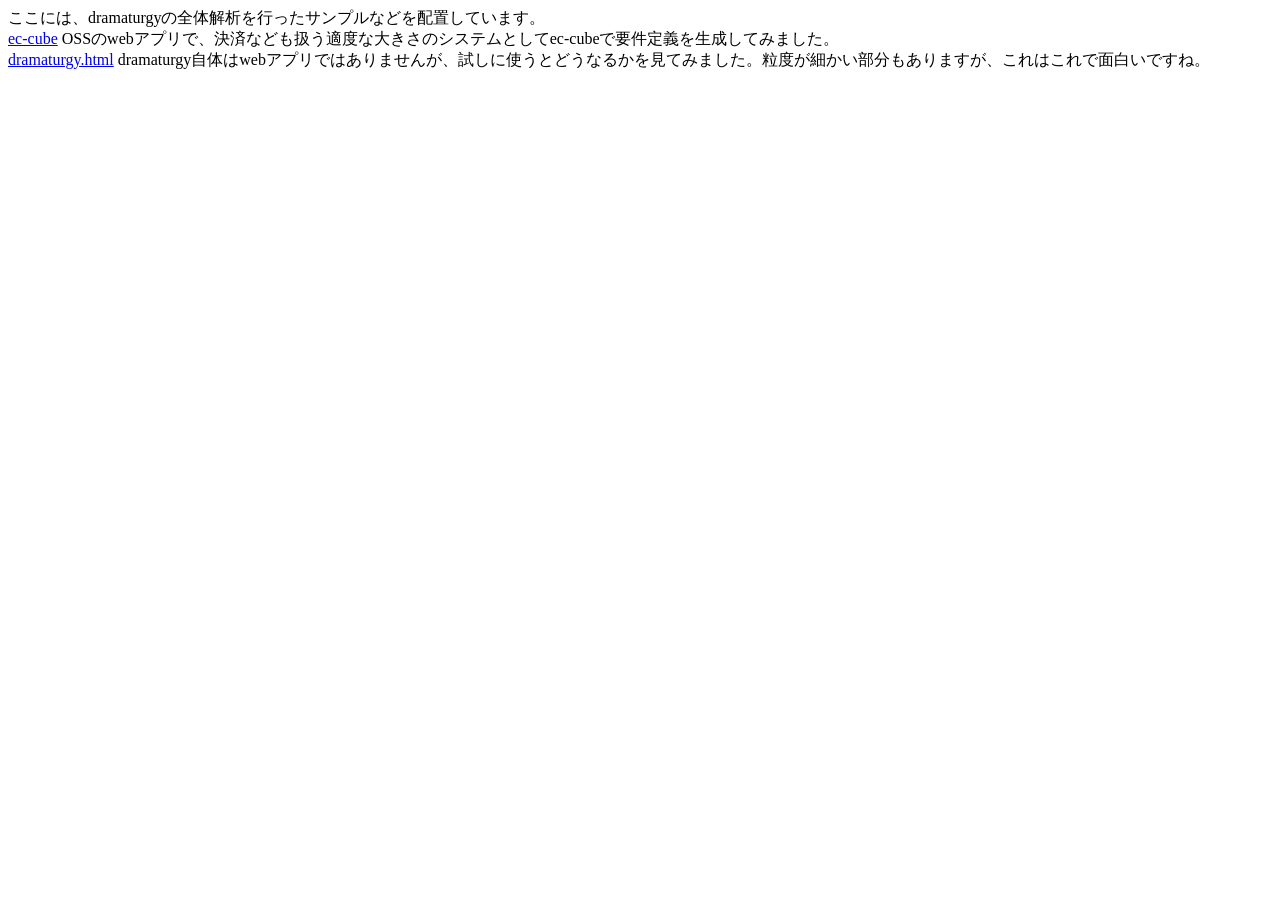
<file: docs/index.html>
<!DOCTYPE html>
<html lang="ja">
<head>
<meta charset="utf-8">
<meta name="viewport" content="width=device-width, initial-scale=1">
<title>dramaturgy サンプル集</title>
<body>
<div>
  ここには、dramaturgyの全体解析を行ったサンプルなどを配置しています。<br/>
  <a href="ec-cube.html">ec-cube</a> OSSのwebアプリで、決済なども扱う適度な大きさのシステムとしてec-cubeで要件定義を生成してみました。<br/>
  <a href="dramaturgy.html">dramaturgy.html</a> dramaturgy自体はwebアプリではありませんが、試しに使うとどうなるかを見てみました。粒度が細かい部分もありますが、これはこれで面白いですね。<br/>
</div>
</body>
</html>
</file>
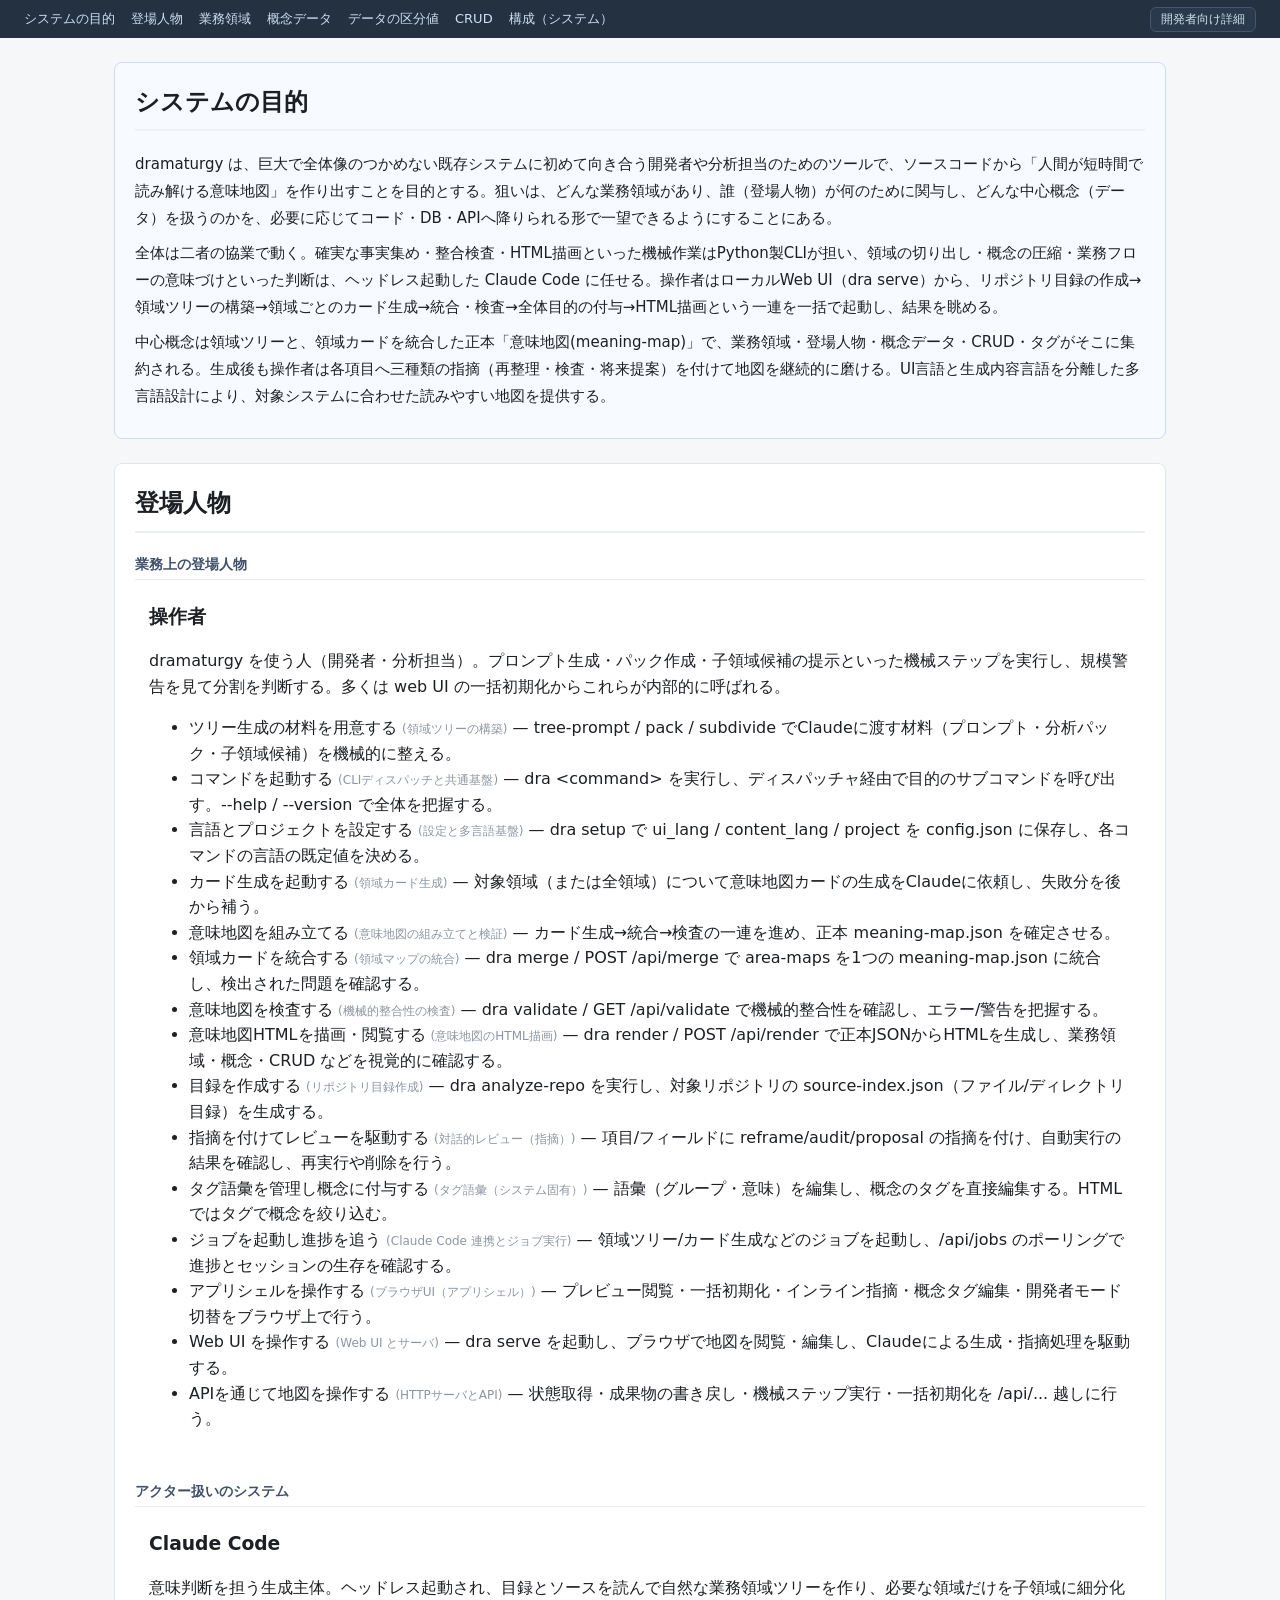
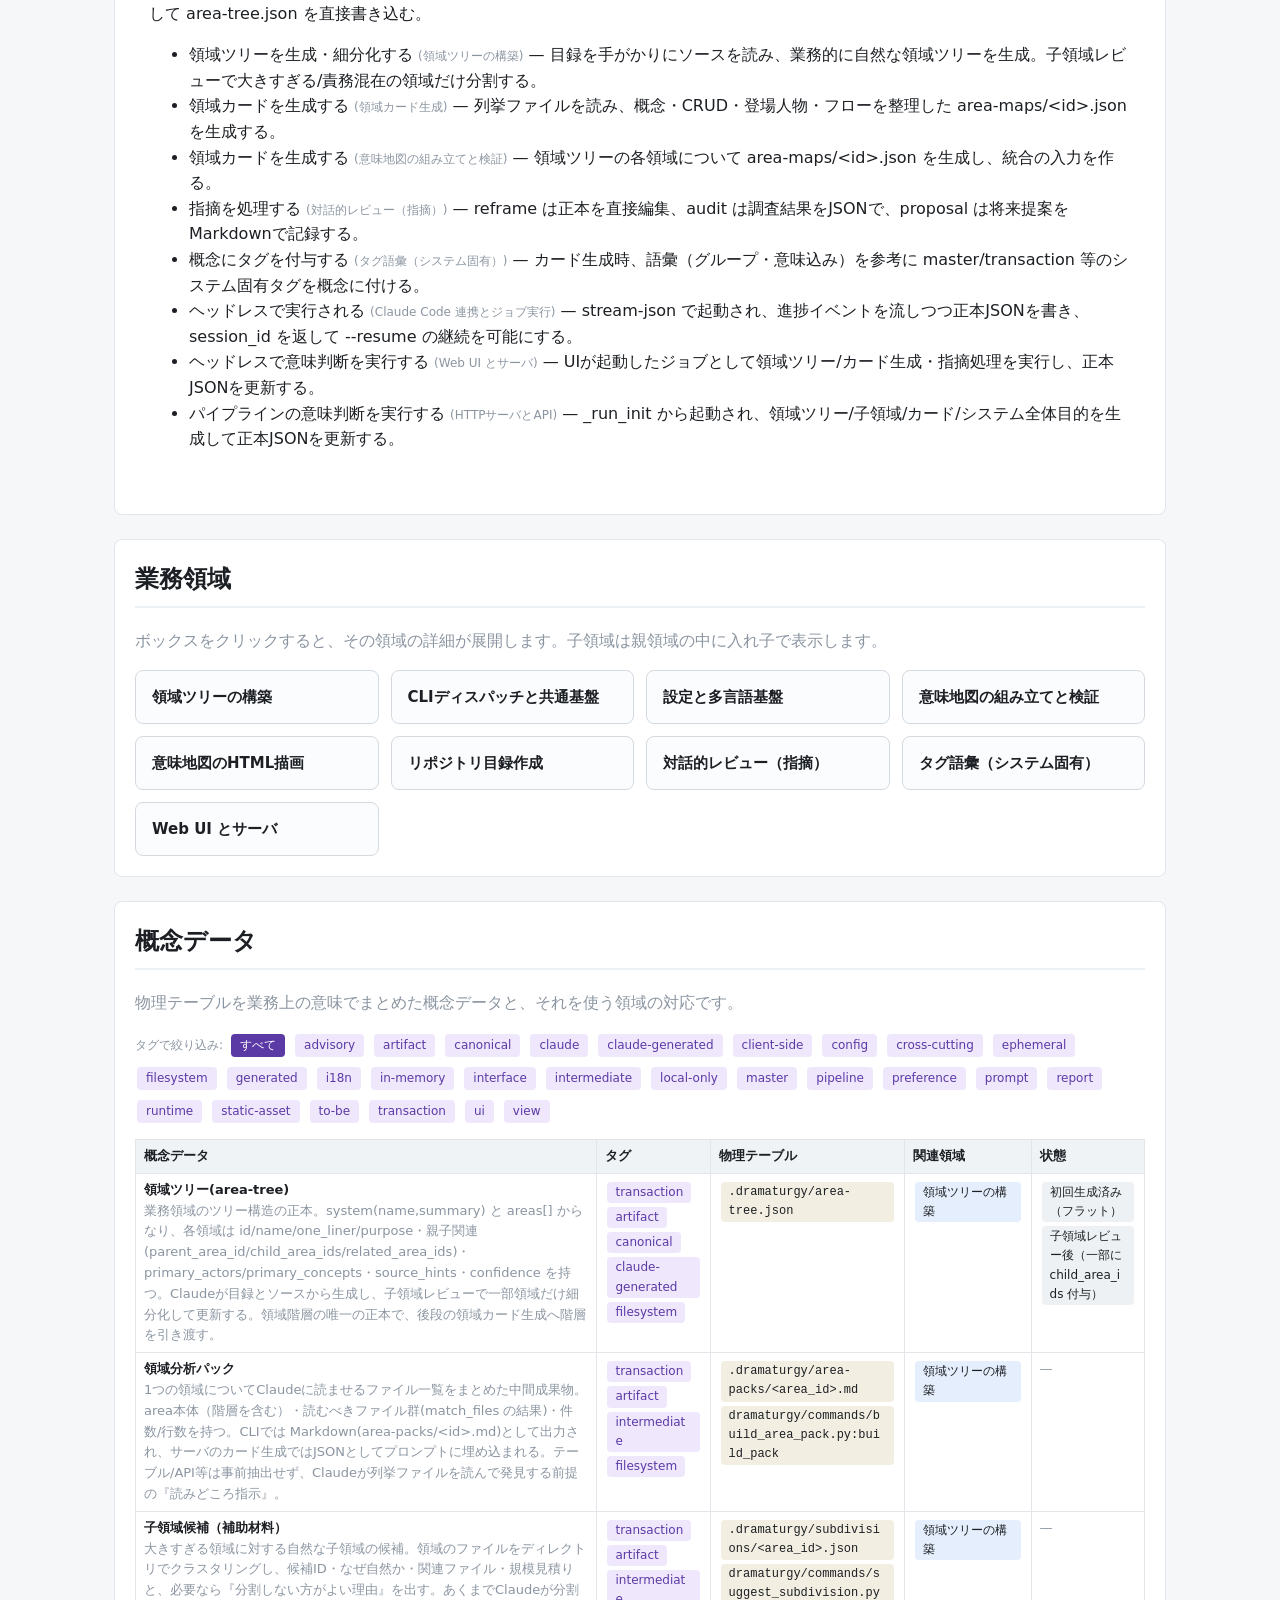
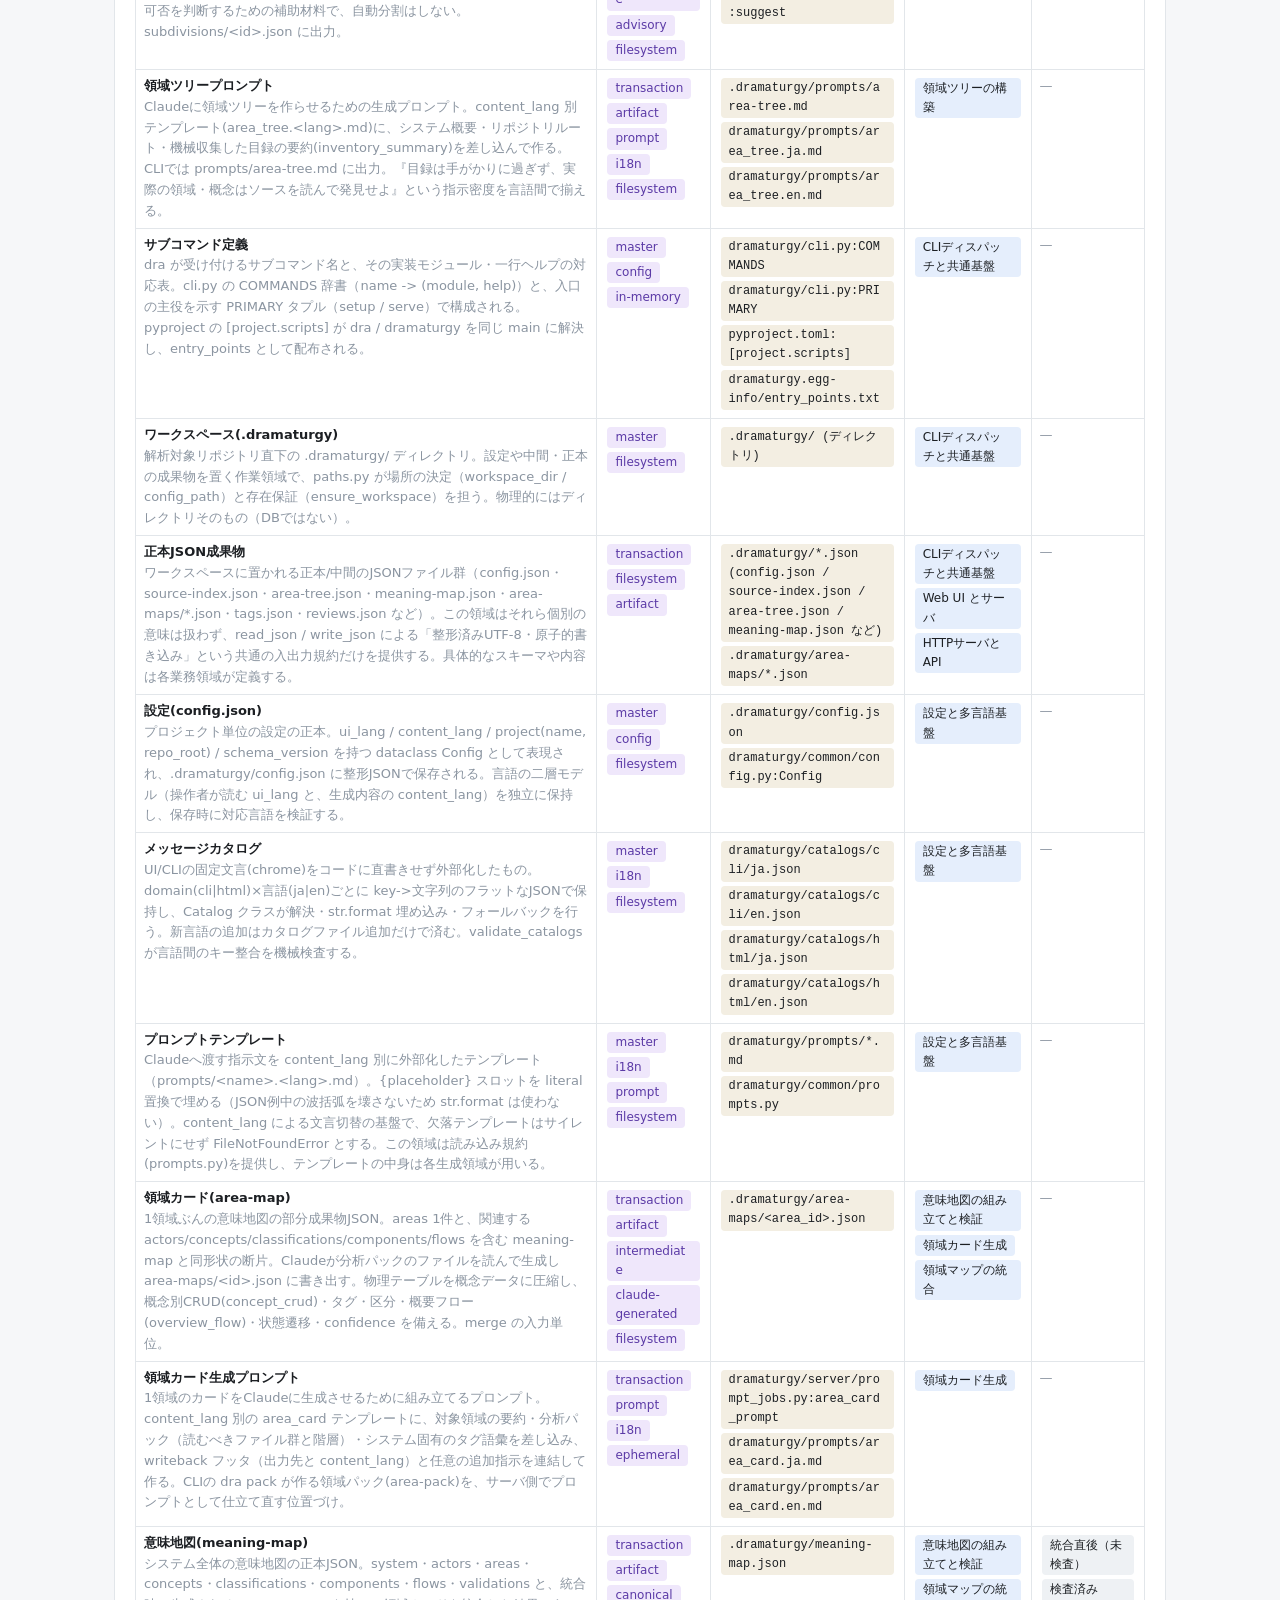
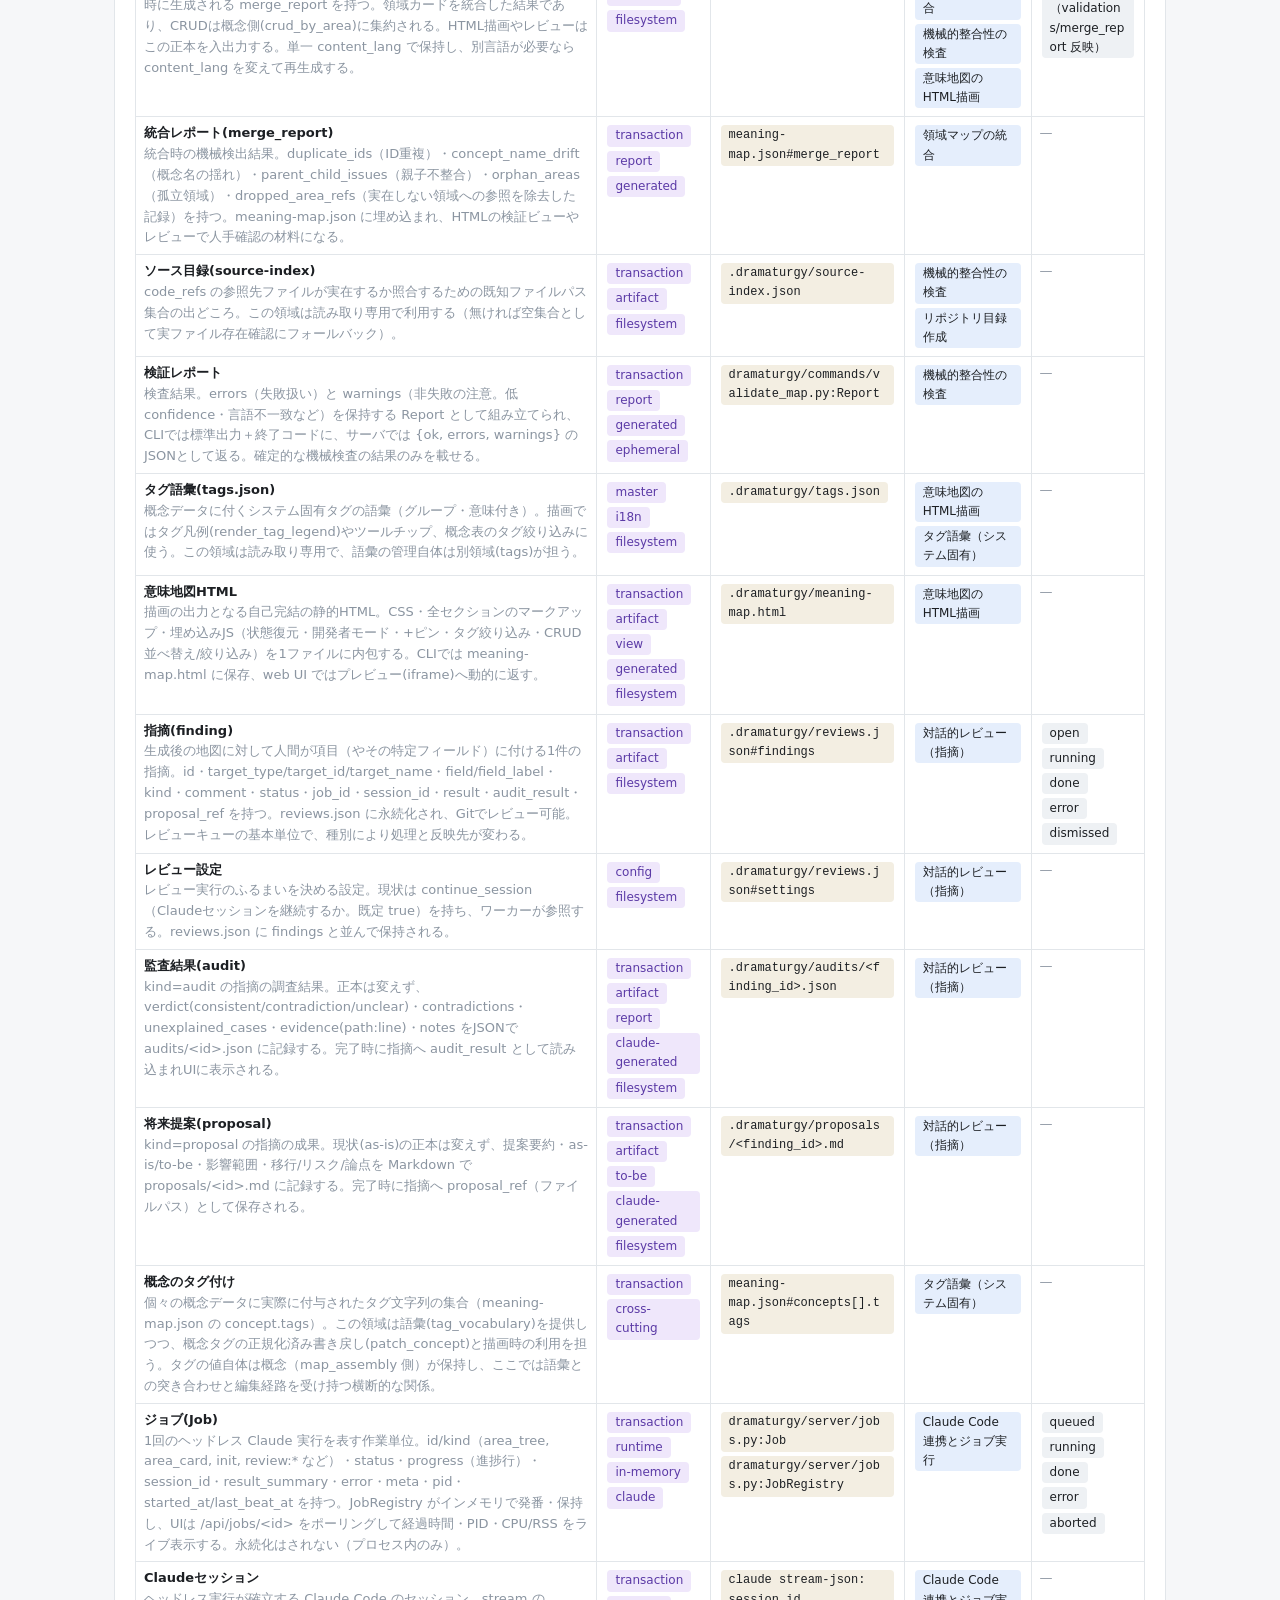
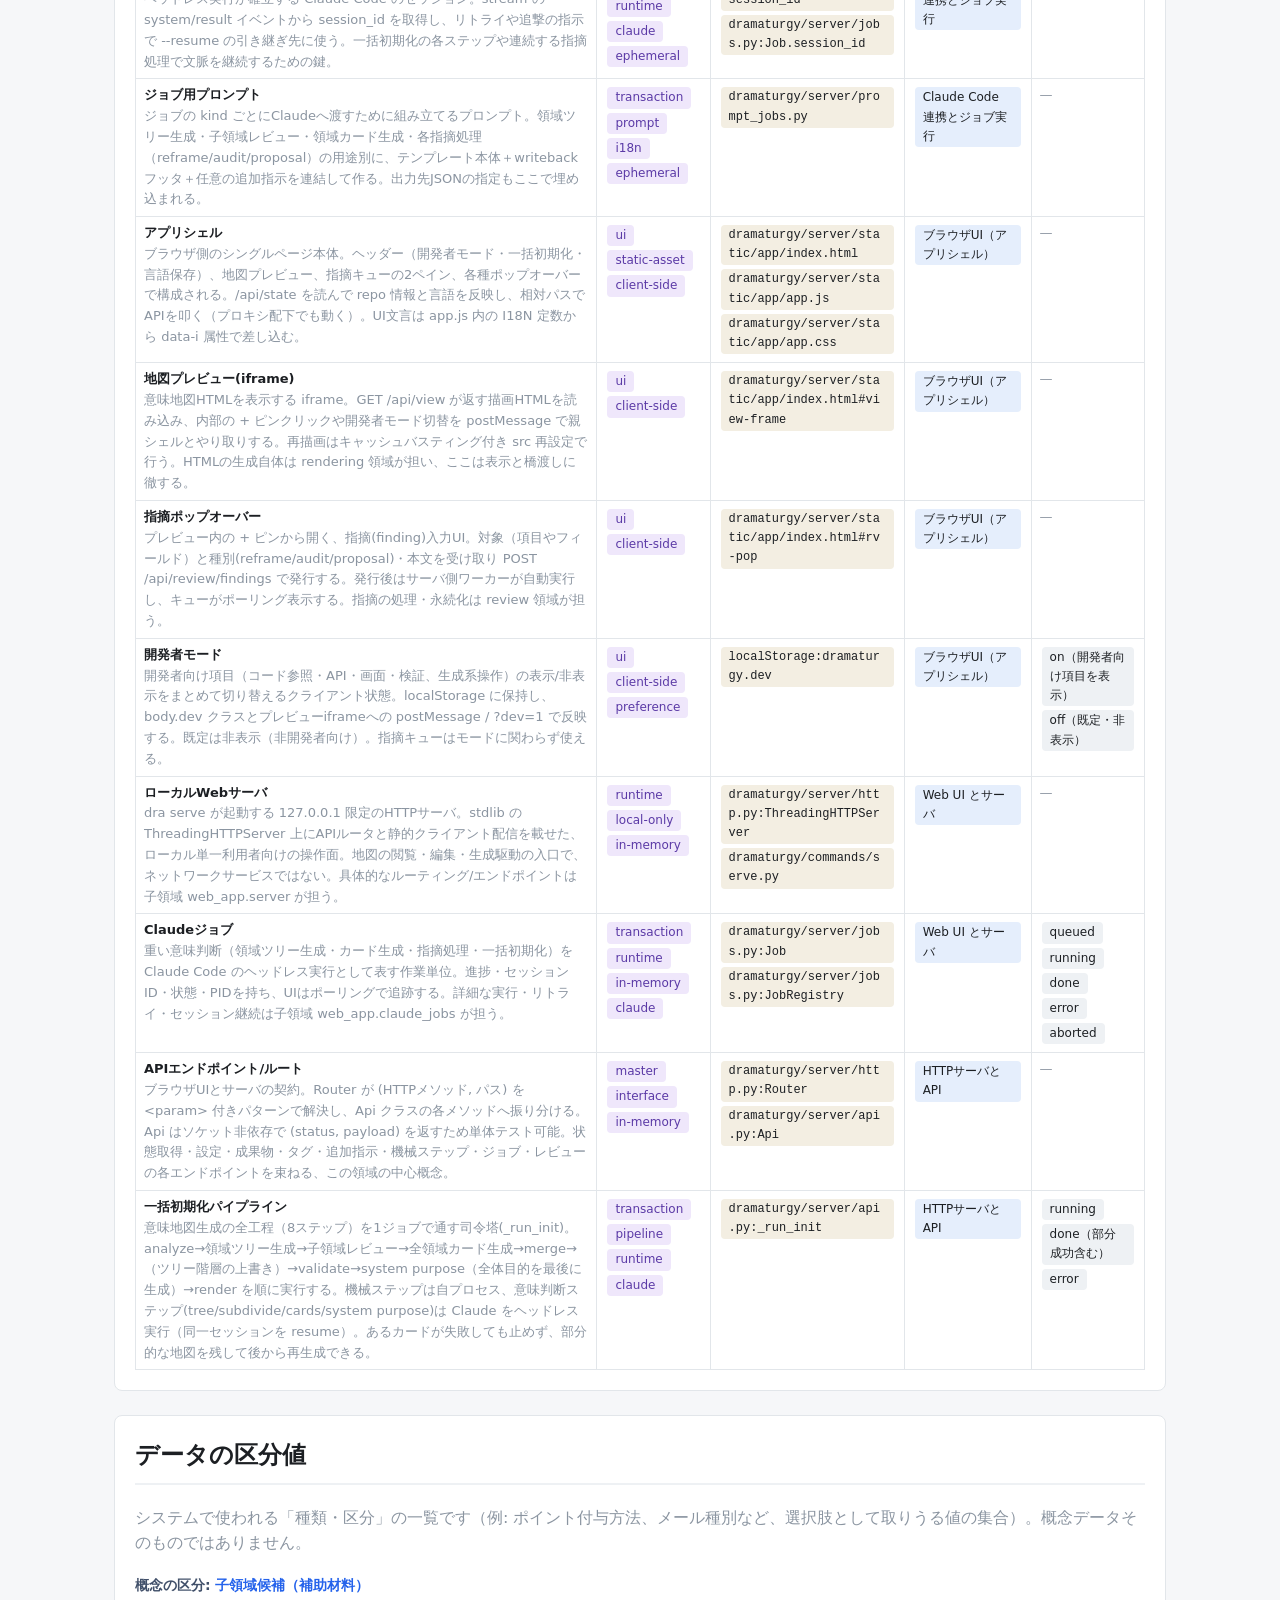
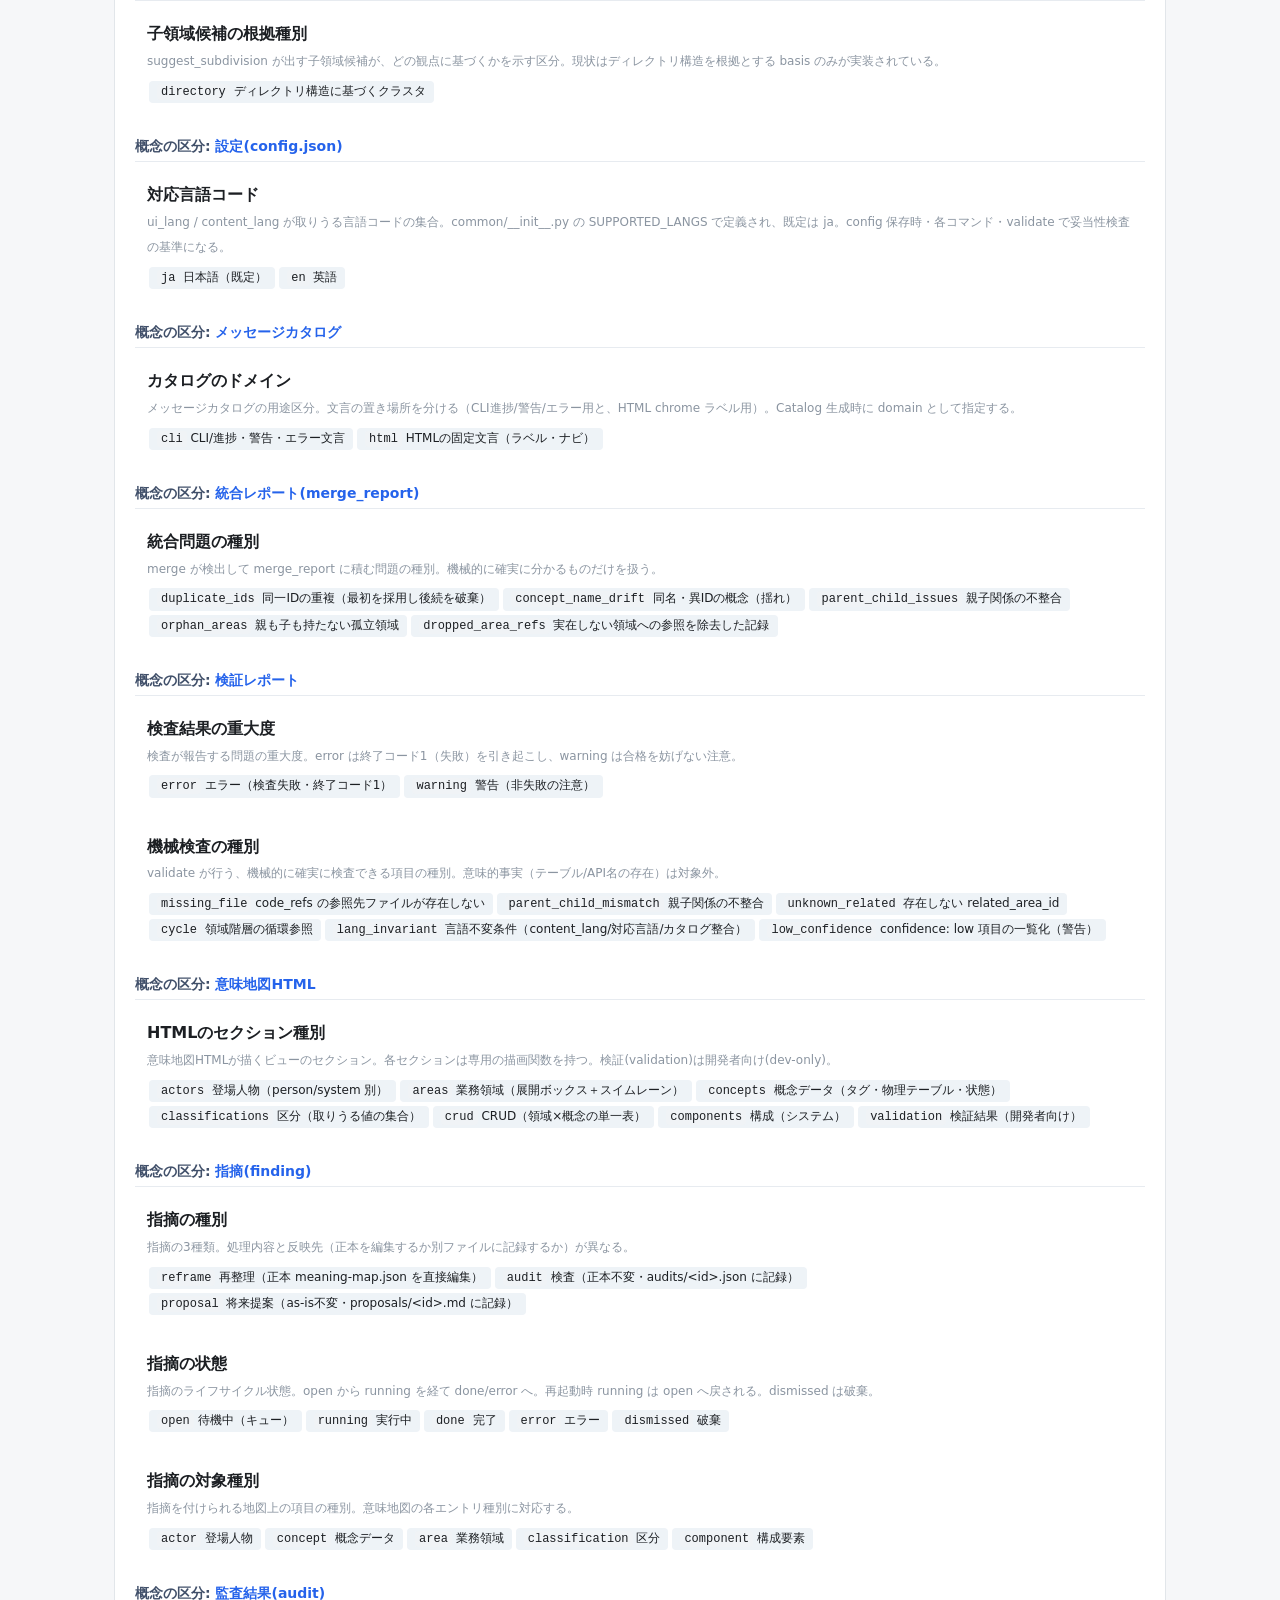
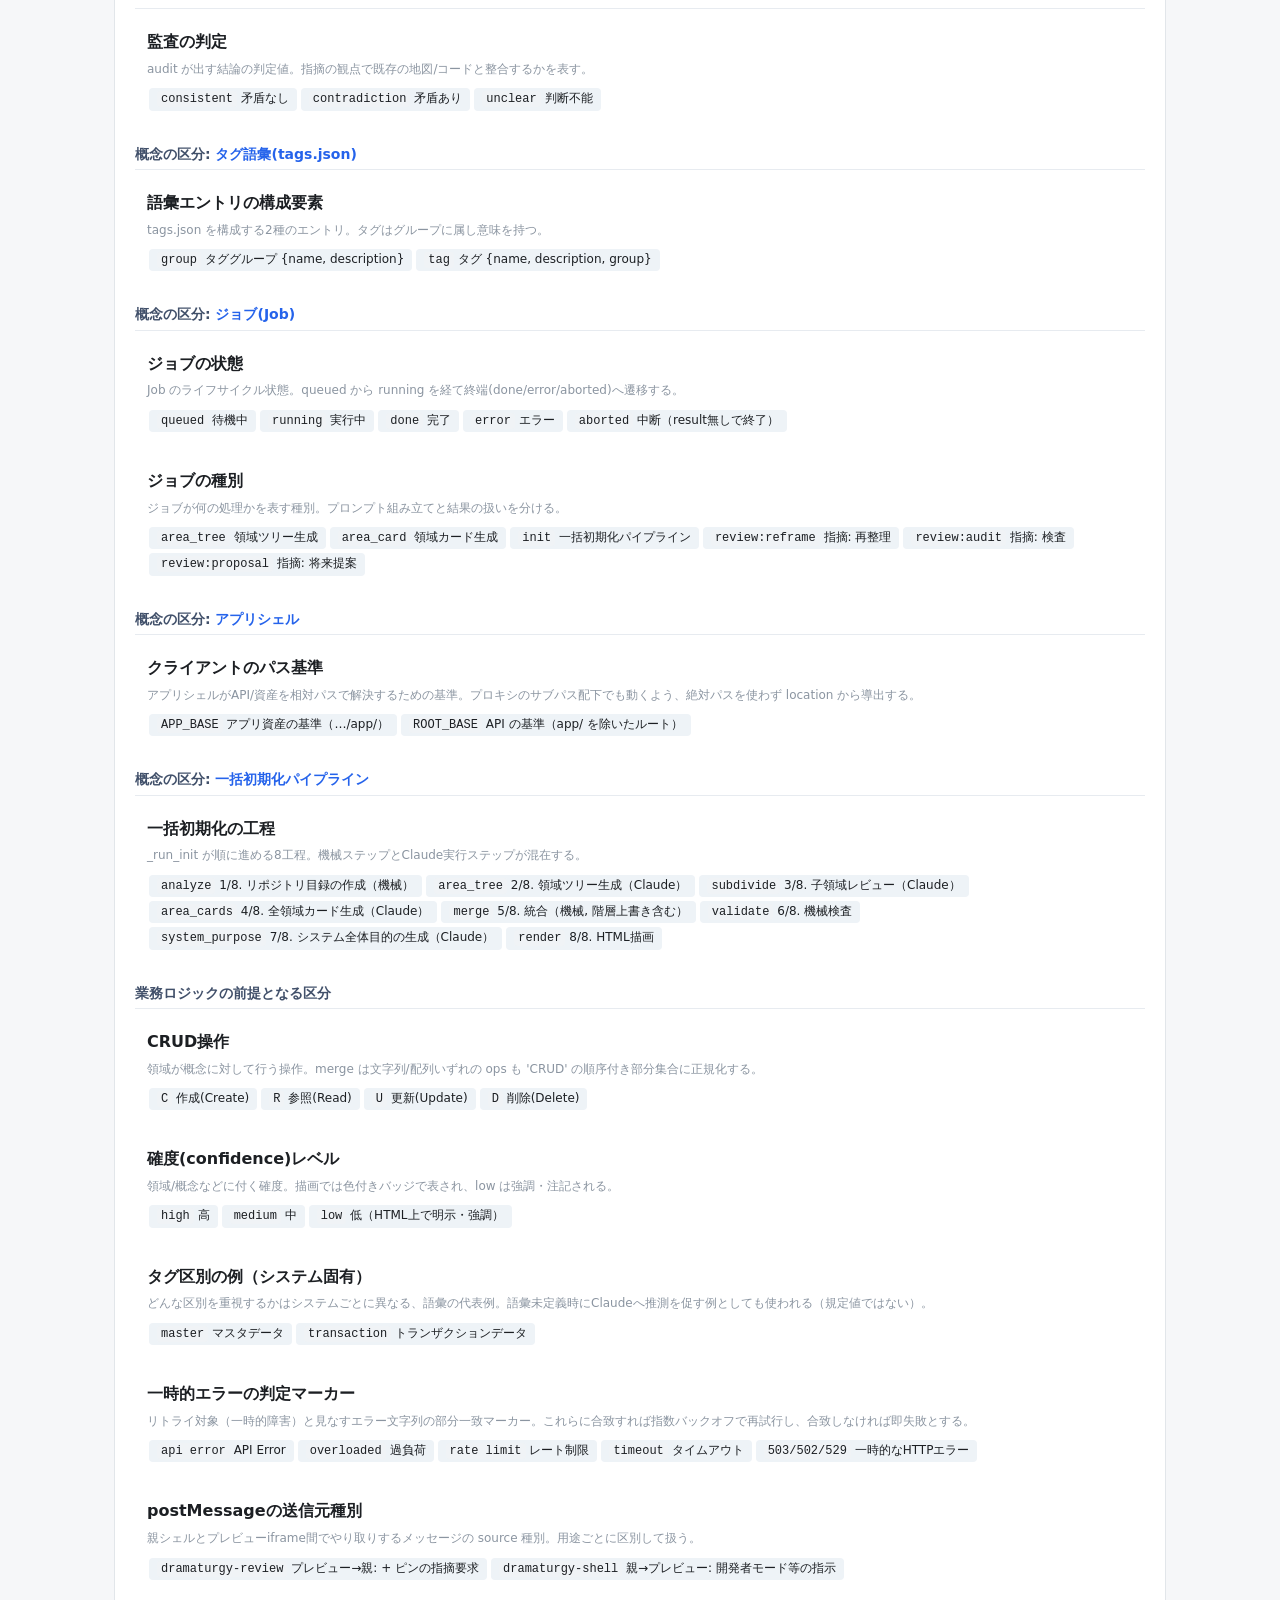
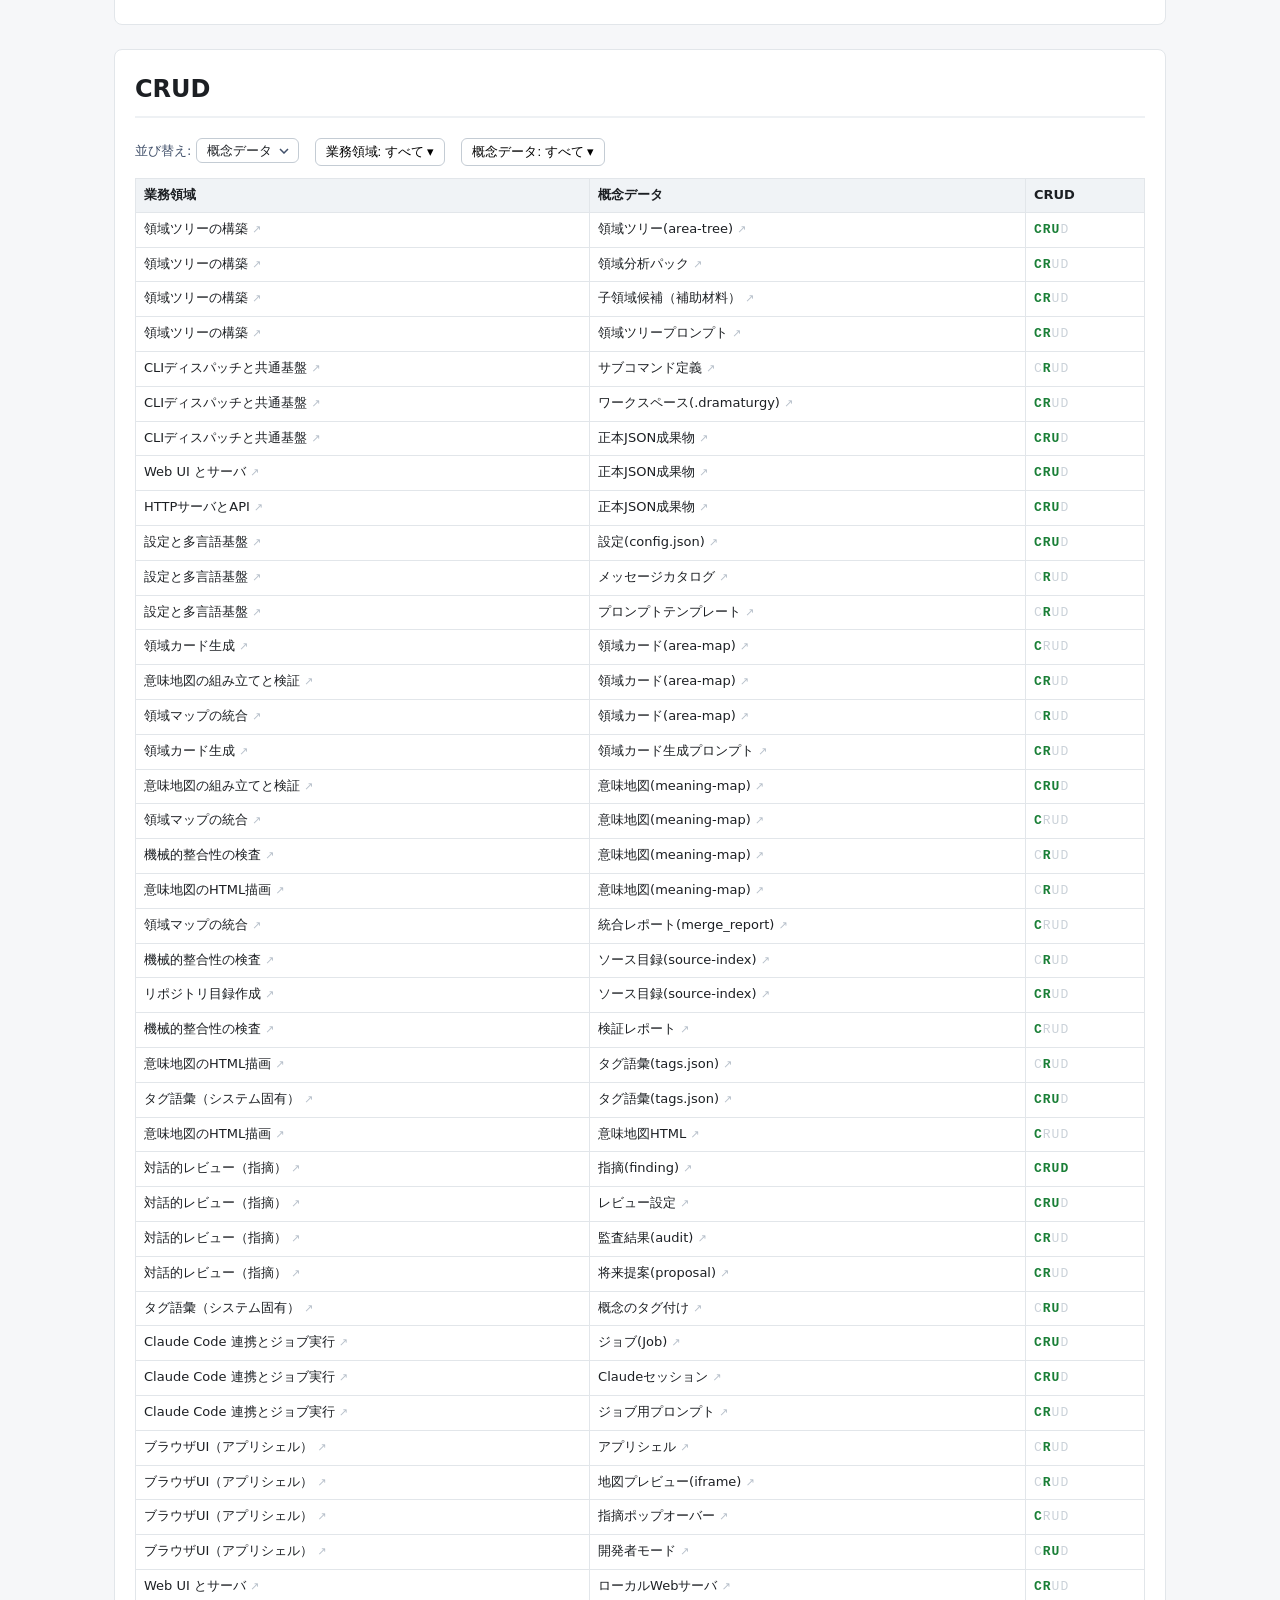
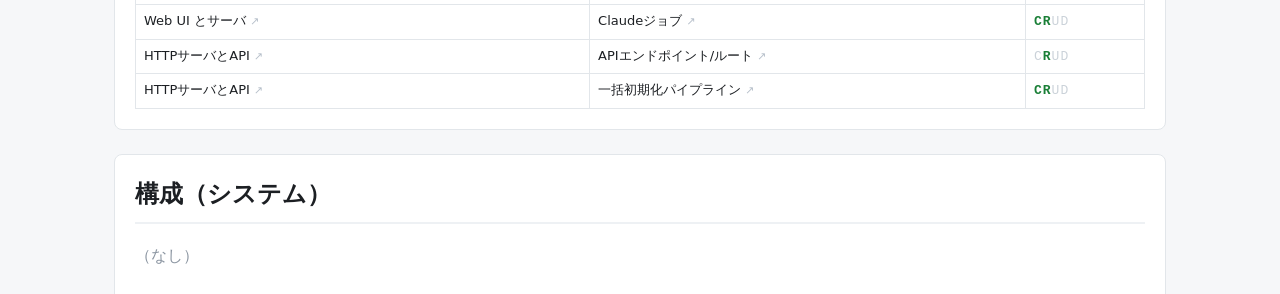
<file: docs/dramaturgy.html>
<!DOCTYPE html>
<html lang="ja">
<head>
<meta charset="utf-8">
<meta name="viewport" content="width=device-width, initial-scale=1">
<title>意味地図 — </title>
<style>
* { box-sizing: border-box; }
body { font-family: system-ui, -apple-system, "Hiragino Sans", "Noto Sans JP",
  sans-serif; margin: 0; color: #1c1f23; background: #f6f7f9; line-height: 1.6; }
.tiny { font-size: 12px; }
/* Fixed nav height so the sticky lane header can butt right up against it. */
nav { position: sticky; top: 0; background: #243140; padding: 0 24px;
  height: 38px; display: flex; align-items: center; gap: 16px;
  overflow-x: auto; white-space: nowrap; z-index: 10; }
nav a { color: #cfe0f0; text-decoration: none; font-size: 13px; }
nav a:hover { color: #fff; }
/* Standalone export's developer-details toggle, pinned to the right of nav. */
.nav-dev-toggle { margin-left: auto; font-size: 12px; padding: 3px 10px;
  color: #cfe0f0; background: #2a3a4c; border: 1px solid #45566a;
  border-radius: 6px; cursor: pointer; flex: none; }
.nav-dev-toggle[aria-pressed="true"] { background: #b45309; color: #fff;
  border-color: #b45309; }
/* Developer-only items (code refs, APIs, screens, validation): hidden for
   non-developers, revealed when the app shell adds `dev` to <body>. */
.dev-only { display: none; }
body.dev .dev-only { display: revert; }
main { max-width: 1100px; margin: 0 auto; padding: 24px; }
section { background: #fff; border: 1px solid #e2e6ea; border-radius: 8px;
  padding: 20px; margin-bottom: 24px; }
section > h2 { margin-top: 0; border-bottom: 2px solid #eef1f4; padding-bottom: 8px; }
/* System purpose: a short orienting paragraph leading the document. */
.sys-purpose { position: relative; font-size: 15px; line-height: 1.8; }
.sys-purpose .sp-name { font-weight: 600; font-size: 16px; margin: 0 0 8px; }
.sys-purpose p { margin: 0 0 8px; }
#purpose { background: #f7faff; border-color: #cdddf0; }
/* Anchored items must clear the sticky nav when scrolled to. */
section, details.box, .box[id], [id^="actor-"],
[id^="concept-"], [id^="classification-"], [id^="component-"] {
  scroll-margin-top: 40px; }

/* Area boxes: grid of clickable cards that expand in place. */
.box-grid { display: grid; grid-template-columns: repeat(auto-fill, minmax(220px, 1fr));
  gap: 12px; }
/* No overflow:hidden — it would become the scroll context and break the
   sticky lane header inside an expanded area's swimlane. */
details.box { border: 1px solid #d4dae0; border-radius: 8px; background: #fbfcfd; }
details.box[open] { grid-column: 1 / -1; background: #fff; border-color: #9db4cc; }
details.box > summary { list-style: none; cursor: pointer; padding: 14px 16px;
  font-weight: 600; display: flex; align-items: baseline; justify-content: space-between; }
details.box > summary::-webkit-details-marker { display: none; }
details.box > summary:hover { background: #eef3f8; }
details.box .sum-name { font-size: 15px; }
details.box .body { padding: 0 16px 16px; border-top: 1px solid #eef1f4; }

/* Sub-areas: a parent's detailing. Nested boxes sit in an indented, tinted
   well inside the parent so a child reads as "part of this area, in detail". */
.sub-areas { margin-top: 16px; border-top: 1px dashed #c4d0dc; padding-top: 10px; }
.sub-areas > h4 { margin: 0 0 8px; font-size: 13px; color: #3d6a99; }
.sub-areas > h4 .tiny { font-weight: 400; }
.sub-grid { border-left: 3px solid #9db4cc; padding-left: 12px;
  margin-left: 2px; background: #f5f8fb; border-radius: 0 6px 6px 0; }
details.box.child { border-color: #c4d0dc; background: #fff; }
details.box.child[open] { border-color: #9db4cc; }
/* Banner at the top of a sub-area's detail: names the parent it details. */
.parent-of { font-size: 12px; color: #5a6573; margin: 10px 0 4px;
  padding: 4px 8px; background: #eef3f8; border-radius: 4px; display: inline-block; }
.parent-of a { margin-left: 2px; }

.kv { display: grid; grid-template-columns: 160px 1fr; gap: 4px 12px;
  font-size: 14px; margin-top: 10px; }
.kv dt { color: #5a6573; font-weight: 600; }
.kv dd { margin: 0; }
.tag { display: inline-block; background: #eef1f4; border-radius: 4px;
  padding: 1px 8px; margin: 2px; font-size: 12px;
  max-width: 100%; overflow-wrap: anywhere; word-break: break-word;
  white-space: normal; vertical-align: top; }
/* Long unbroken tokens (states, table names) must wrap, not overflow. */
.brk { overflow-wrap: anywhere; word-break: break-word; }
td { overflow-wrap: anywhere; }
.tag.area { background: #e5eefc; }
a.tag.area { color: #1f4f9c; text-decoration: none; }
a.tag.area:hover { background: #d3e2fb; }
.tag.area.undef { background: #fbeaea; color: #9a3b3b; }
.tag.tagchip { background: #efe7fb; color: #5b3aa6; }
.tag.val { background: #eef3f7; }

/* Tag legend (groups + tag meanings) */
.tag-legend { margin: 8px 0 12px; border: 1px solid #e2e6ea; border-radius: 8px;
  background: #fbfbfd; }
.tag-legend > summary { cursor: pointer; padding: 8px 12px; font-size: 13px;
  font-weight: 600; color: #41506a; }
.tg-grid { display: grid; grid-template-columns: repeat(auto-fill,minmax(240px,1fr));
  gap: 12px; padding: 8px 12px 12px; }
.tg-block { border: 1px solid #eef1f4; border-radius: 6px; padding: 8px 10px;
  background: #fff; }
.tg-name { font-weight: 600; font-size: 13px; color: #41506a; }
.tg-tags { list-style: none; margin: 6px 0 0; padding: 0; }
.tg-tags li { margin: 3px 0; font-size: 12px; }

/* Overview business flow (swimlane) */
.overview-flow { margin: 12px 0 16px; }
.overview-flow h4 { margin: 0 0 8px; font-size: 13px; color: #41506a; }
/* no overflow:hidden here — it would trap the sticky lane header */
.swimlane { border: 1px solid #e2e6ea; border-radius: 8px; background: #fbfcfd; }
.sl-title { padding: 6px 10px; font-weight: 600; font-size: 13px;
  background: #eef3f8; border-bottom: 1px solid #e2e6ea; border-radius: 8px 8px 0 0; }
/* Lane (actor) header sticks below the page nav while the flow scrolls. */
.sl-head { display: grid; gap: 0; position: sticky; top: 38px; z-index: 5; }
.sl-lane { padding: 6px 8px; font-size: 12px; font-weight: 600; color: #41506a;
  text-align: center; background: #e9eef4; border-right: 1px solid #dde3ea;
  border-bottom: 1px solid #dde3ea; display: flex; align-items: center;
  justify-content: center; gap: 5px; }
.sl-lane:last-child { border-right: 0; }
/* Person/system icon before an actor name. Color-coded by category. */
.actor-icon { display: inline-flex; flex: none; line-height: 0; }
.actor-icon svg { vertical-align: middle; }
.actor-icon.person { color: #2563eb; }
.actor-icon.sys { color: #6b7280; }
.sl-row { display: grid; gap: 0; border-top: 1px solid #eef1f4;
  background-image: none; }
/* Boundary between unrelated use cases sharing the same area. */
.sl-divider { border-top: 2px dashed #b9c4d0; background: #f4f6f9;
  padding: 4px 10px; }
.sl-uc-name { font-size: 11px; font-weight: 600; color: #41506a; }
.sl-uc-name.muted { font-weight: 400; color: #8b95a1; }
/* faint lane separators down the rows */
.sl-step { margin: 6px; padding: 6px 8px; font-size: 12px; background: #fff;
  border: 1px solid #cdd6e0; border-radius: 6px; }
.sl-n { display: inline-block; min-width: 16px; height: 16px; line-height: 16px;
  text-align: center; background: #2563eb; color: #fff; border-radius: 50%;
  font-size: 10px; margin-right: 6px; }
h3.grp { margin: 18px 0 8px; font-size: 14px; color: #41506a;
  border-bottom: 1px solid #e7ebf0; padding-bottom: 4px; }
h3.grp a { color: #2563eb; text-decoration: none; }
.tag-filter { display: flex; align-items: center; gap: 6px; flex-wrap: wrap;
  margin: 8px 0 14px; }
.tagchip.filter { cursor: pointer; border: 1px solid transparent; }
.tagchip.filter:hover { border-color: #5b3aa6; }
.tagchip.filter.active { background: #5b3aa6; color: #fff; }
.tag.concept { background: #e9f5ea; }
.tag.phys { background: #f3eee2; font-family: ui-monospace, monospace; }
.conf-high { color: #1a7f37; } .conf-medium { color: #9a6700; }
.conf-low { color: #cf222e; font-weight: 700; }
.low-note { background: #fff5f5; border-left: 3px solid #cf222e;
  padding: 6px 10px; font-size: 13px; margin-top: 8px; }
table { border-collapse: collapse; width: 100%; font-size: 13px; }
th, td { border: 1px solid #e2e6ea; padding: 6px 8px; text-align: left; vertical-align: top; }
th { background: #f0f3f6; }
.crud { font-family: ui-monospace, monospace; letter-spacing: 1px; }
.crud .on { color: #1a7f37; font-weight: 700; }
.crud .off { color: #cbd2d9; }
code { background: #f0f3f6; padding: 1px 4px; border-radius: 3px; font-size: 12px; }
.muted { color: #8b95a1; }

/* Inline review pins: a small + on each reviewable item. */
.rv-pin { border: 1px solid #c4ccd4; background: #fff; color: #2563eb;
  border-radius: 50%; width: 18px; height: 18px; line-height: 15px;
  font-size: 13px; padding: 0; margin-left: 6px; cursor: pointer;
  vertical-align: middle; }
.rv-pin:hover { background: #2563eb; color: #fff; border-color: #2563eb; }

/* CRUD table controls (sort + filters) */
.crud-controls { display: flex; gap: 16px; flex-wrap: wrap; margin: 8px 0 12px;
  font-size: 13px; color: #41506a; align-items: flex-start; }
/* Make the sort <select> look like the combobox button (resting state). */
.crud-controls select { font-size: 13px; padding: 4px 26px 4px 10px;
  border: 1px solid #c4ccd4; border-radius: 6px; background-color: #fff;
  color: #1c1f23; cursor: pointer; appearance: none; -webkit-appearance: none;
  background-image: url("data:image/svg+xml;charset=utf8,%3Csvg xmlns='http://www.w3.org/2000/svg' width='10' height='6' viewBox='0 0 10 6' fill='none' stroke='%2341506a' stroke-width='1.5'%3E%3Cpath d='M1 1l4 4 4-4'/%3E%3C/svg%3E");
  background-repeat: no-repeat; background-position: right 9px center;
  background-size: 10px 6px; }
/* Searchable multi-select combobox */
.ms { position: relative; }
.ms-btn { font-size: 13px; padding: 4px 10px; border: 1px solid #c4ccd4;
  border-radius: 6px; background: #fff; cursor: pointer; }
.ms-panel { position: absolute; z-index: 20; top: 100%; left: 0; margin-top: 4px;
  width: 260px; max-width: 80vw; background: #fff; border: 1px solid #c4ccd4;
  border-radius: 8px; box-shadow: 0 6px 20px rgba(0,0,0,.15); padding: 8px; }
.ms-search { width: 100%; font-size: 13px; padding: 5px 8px; margin-bottom: 6px;
  border: 1px solid #c4ccd4; border-radius: 6px; }
.ms-opts { max-height: 240px; overflow: auto; }
.ms-opt { display: block; font-size: 13px; padding: 3px 4px; cursor: pointer;
  white-space: normal; }
.ms-opt:hover { background: #eef3f8; }
.ms-opt input { margin-right: 6px; }
/* Subtle jump link at the end of an area / concept cell. */
a.jump { color: #b6bfca; text-decoration: none; margin-left: 4px; font-size: 11px; }
a.jump:hover { color: #2563eb; }
/* Area reference shown next to an actor's action (links to the area). */
a.area-ref { color: #8b95a1; text-decoration: none; font-size: 12px; }
a.area-ref:hover { color: #2563eb; }
</style>
</head>
<body>
<nav><a href="#purpose">システムの目的</a><a href="#actors">登場人物</a><a href="#areas">業務領域</a><a href="#concepts">概念データ</a><a href="#classifications">データの区分値</a><a href="#crud">CRUD</a><a href="#components">構成（システム）</a><a href="#validation" class="dev-only">検証結果</a><button id="dev-toggle" class="nav-dev-toggle" aria-pressed="false">開発者向け詳細</button></nav>
<main><section id="purpose"><h2>システムの目的</h2><div class="sys-purpose"><p>dramaturgy は、巨大で全体像のつかめない既存システムに初めて向き合う開発者や分析担当のためのツールで、ソースコードから「人間が短時間で読み解ける意味地図」を作り出すことを目的とする。狙いは、どんな業務領域があり、誰（登場人物）が何のために関与し、どんな中心概念（データ）を扱うのかを、必要に応じてコード・DB・APIへ降りられる形で一望できるようにすることにある。</p><p>全体は二者の協業で動く。確実な事実集め・整合検査・HTML描画といった機械作業はPython製CLIが担い、領域の切り出し・概念の圧縮・業務フローの意味づけといった判断は、ヘッドレス起動した Claude Code に任せる。操作者はローカルWeb UI（dra serve）から、リポジトリ目録の作成→領域ツリーの構築→領域ごとのカード生成→統合・検査→全体目的の付与→HTML描画という一連を一括で起動し、結果を眺める。</p><p>中心概念は領域ツリーと、領域カードを統合した正本「意味地図(meaning-map)」で、業務領域・登場人物・概念データ・CRUD・タグがそこに集約される。生成後も操作者は各項目へ三種類の指摘（再整理・検査・将来提案）を付けて地図を継続的に磨ける。UI言語と生成内容言語を分離した多言語設計により、対象システムに合わせた読みやすい地図を提供する。</p></div></section><section id="actors"><h2>登場人物</h2><h3 class="grp">業務上の登場人物</h3><div class="box" id="actor-operator" style="padding:14px;margin-bottom:12px"><h3 style="margin:0 0 6px">操作者</h3><p class="brk">dramaturgy を使う人（開発者・分析担当）。プロンプト生成・パック作成・子領域候補の提示といった機械ステップを実行し、規模警告を見て分割を判断する。多くは web UI の一括初期化からこれらが内部的に呼ばれる。</p><ul><li>ツリー生成の材料を用意する <a class="muted area-ref" href="#area-area_tree">(領域ツリーの構築)</a> — tree-prompt / pack / subdivide でClaudeに渡す材料（プロンプト・分析パック・子領域候補）を機械的に整える。</li><li>コマンドを起動する <a class="muted area-ref" href="#area-cli_core">(CLIディスパッチと共通基盤)</a> — dra &lt;command&gt; を実行し、ディスパッチャ経由で目的のサブコマンドを呼び出す。--help / --version で全体を把握する。</li><li>言語とプロジェクトを設定する <a class="muted area-ref" href="#area-config_i18n">(設定と多言語基盤)</a> — dra setup で ui_lang / content_lang / project を config.json に保存し、各コマンドの言語の既定値を決める。</li><li>カード生成を起動する <a class="muted area-ref" href="#area-map_assembly.area_cards">(領域カード生成)</a> — 対象領域（または全領域）について意味地図カードの生成をClaudeに依頼し、失敗分を後から補う。</li><li>意味地図を組み立てる <a class="muted area-ref" href="#area-map_assembly">(意味地図の組み立てと検証)</a> — カード生成→統合→検査の一連を進め、正本 meaning-map.json を確定させる。</li><li>領域カードを統合する <a class="muted area-ref" href="#area-map_assembly.merge">(領域マップの統合)</a> — dra merge / POST /api/merge で area-maps を1つの meaning-map.json に統合し、検出された問題を確認する。</li><li>意味地図を検査する <a class="muted area-ref" href="#area-map_assembly.validate">(機械的整合性の検査)</a> — dra validate / GET /api/validate で機械的整合性を確認し、エラー/警告を把握する。</li><li>意味地図HTMLを描画・閲覧する <a class="muted area-ref" href="#area-rendering">(意味地図のHTML描画)</a> — dra render / POST /api/render で正本JSONからHTMLを生成し、業務領域・概念・CRUD などを視覚的に確認する。</li><li>目録を作成する <a class="muted area-ref" href="#area-repo_inventory">(リポジトリ目録作成)</a> — dra analyze-repo を実行し、対象リポジトリの source-index.json（ファイル/ディレクトリ目録）を生成する。</li><li>指摘を付けてレビューを駆動する <a class="muted area-ref" href="#area-review">(対話的レビュー（指摘）)</a> — 項目/フィールドに reframe/audit/proposal の指摘を付け、自動実行の結果を確認し、再実行や削除を行う。</li><li>タグ語彙を管理し概念に付与する <a class="muted area-ref" href="#area-tags">(タグ語彙（システム固有）)</a> — 語彙（グループ・意味）を編集し、概念のタグを直接編集する。HTMLではタグで概念を絞り込む。</li><li>ジョブを起動し進捗を追う <a class="muted area-ref" href="#area-web_app.claude_jobs">(Claude Code 連携とジョブ実行)</a> — 領域ツリー/カード生成などのジョブを起動し、/api/jobs のポーリングで進捗とセッションの生存を確認する。</li><li>アプリシェルを操作する <a class="muted area-ref" href="#area-web_app.frontend">(ブラウザUI（アプリシェル）)</a> — プレビュー閲覧・一括初期化・インライン指摘・概念タグ編集・開発者モード切替をブラウザ上で行う。</li><li>Web UI を操作する <a class="muted area-ref" href="#area-web_app">(Web UI とサーバ)</a> — dra serve を起動し、ブラウザで地図を閲覧・編集し、Claudeによる生成・指摘処理を駆動する。</li><li>APIを通じて地図を操作する <a class="muted area-ref" href="#area-web_app.server">(HTTPサーバとAPI)</a> — 状態取得・成果物の書き戻し・機械ステップ実行・一括初期化を /api/... 越しに行う。</li></ul></div><h3 class="grp">アクター扱いのシステム</h3><div class="box" id="actor-claude_code" style="padding:14px;margin-bottom:12px"><h3 style="margin:0 0 6px">Claude Code</h3><p class="brk">意味判断を担う生成主体。ヘッドレス起動され、目録とソースを読んで自然な業務領域ツリーを作り、必要な領域だけを子領域に細分化して area-tree.json を直接書き込む。</p><ul><li>領域ツリーを生成・細分化する <a class="muted area-ref" href="#area-area_tree">(領域ツリーの構築)</a> — 目録を手がかりにソースを読み、業務的に自然な領域ツリーを生成。子領域レビューで大きすぎる/責務混在の領域だけ分割する。</li><li>領域カードを生成する <a class="muted area-ref" href="#area-map_assembly.area_cards">(領域カード生成)</a> — 列挙ファイルを読み、概念・CRUD・登場人物・フローを整理した area-maps/&lt;id&gt;.json を生成する。</li><li>領域カードを生成する <a class="muted area-ref" href="#area-map_assembly">(意味地図の組み立てと検証)</a> — 領域ツリーの各領域について area-maps/&lt;id&gt;.json を生成し、統合の入力を作る。</li><li>指摘を処理する <a class="muted area-ref" href="#area-review">(対話的レビュー（指摘）)</a> — reframe は正本を直接編集、audit は調査結果をJSONで、proposal は将来提案をMarkdownで記録する。</li><li>概念にタグを付与する <a class="muted area-ref" href="#area-tags">(タグ語彙（システム固有）)</a> — カード生成時、語彙（グループ・意味込み）を参考に master/transaction 等のシステム固有タグを概念に付ける。</li><li>ヘッドレスで実行される <a class="muted area-ref" href="#area-web_app.claude_jobs">(Claude Code 連携とジョブ実行)</a> — stream-json で起動され、進捗イベントを流しつつ正本JSONを書き、session_id を返して --resume の継続を可能にする。</li><li>ヘッドレスで意味判断を実行する <a class="muted area-ref" href="#area-web_app">(Web UI とサーバ)</a> — UIが起動したジョブとして領域ツリー/カード生成・指摘処理を実行し、正本JSONを更新する。</li><li>パイプラインの意味判断を実行する <a class="muted area-ref" href="#area-web_app.server">(HTTPサーバとAPI)</a> — _run_init から起動され、領域ツリー/子領域/カード/システム全体目的を生成して正本JSONを更新する。</li></ul></div></section><section id="areas"><h2>業務領域</h2><p class="muted">ボックスをクリックすると、その領域の詳細が展開します。子領域は親領域の中に入れ子で表示します。</p><div class="box-grid"><details class="box" id="area-area_tree"><summary><span class="sum-name">領域ツリーの構築</span></summary><div class="body"><p>Claudeに自然な業務領域ツリー(area-tree.json)を作らせ、必要な領域だけ子領域に細分化する</p><div class="overview-flow"><h4>業務フロー概要</h4><div class="swimlane"><div class="sl-title">領域ツリーの生成と細分化の概要</div><div class="sl-head" style="grid-template-columns:repeat(2,1fr)"><div class="sl-lane"><span class="actor-icon person" title="業務上の登場人物"><svg viewBox="0 0 16 16" width="13" height="13" aria-hidden="true"><circle cx="8" cy="4.5" r="2.6" fill="currentColor"/><path d="M2.5 14c0-3 2.5-5 5.5-5s5.5 2 5.5 5z" fill="currentColor"/></svg></span><span class="sl-lane-name">操作者</span></div><div class="sl-lane"><span class="actor-icon sys" title="アクター扱いのシステム"><svg viewBox="0 0 16 16" width="13" height="13" aria-hidden="true"><rect x="2" y="2.5" width="12" height="7" rx="1" fill="none" stroke="currentColor" stroke-width="1.4"/><rect x="6" y="11" width="4" height="2" fill="currentColor"/><rect x="4" y="13" width="8" height="1.4" rx="0.7" fill="currentColor"/></svg></span><span class="sl-lane-name">Claude Code</span></div></div><div class="sl-divider"><span class="sl-uc-name">領域ツリーの生成</span></div><div class="sl-row" style="grid-template-columns:repeat(2,1fr)"><div class="sl-step" style="grid-column:1"><span class="sl-n">1</span>目録(source-index)から領域ツリープロンプトを生成する</div></div><div class="sl-row" style="grid-template-columns:repeat(2,1fr)"><div class="sl-step" style="grid-column:2"><span class="sl-n">2</span>目録を手がかりにソースを読み概念・領域を発見する</div></div><div class="sl-row" style="grid-template-columns:repeat(2,1fr)"><div class="sl-step" style="grid-column:2"><span class="sl-n">3</span>自然な業務領域ツリーを area-tree.json に書き出す</div></div><div class="sl-divider"><span class="sl-uc-name">領域パックの作成</span></div><div class="sl-row" style="grid-template-columns:repeat(2,1fr)"><div class="sl-step" style="grid-column:1"><span class="sl-n">1</span>各領域の分析パックを作り規模（推定トークン）を確認する</div></div><div class="sl-row" style="grid-template-columns:repeat(2,1fr)"><div class="sl-step" style="grid-column:1"><span class="sl-n">2</span>上限超過なら警告（自動分割はしない）</div></div><div class="sl-divider"><span class="sl-uc-name">子領域レビュー</span></div><div class="sl-row" style="grid-template-columns:repeat(2,1fr)"><div class="sl-step" style="grid-column:2"><span class="sl-n">1</span>規模ヒント付きツリーを受け取り細分化要否を判断</div></div><div class="sl-row" style="grid-template-columns:repeat(2,1fr)"><div class="sl-step" style="grid-column:2"><span class="sl-n">2</span>大きすぎる/責務混在の領域だけを子領域に分割しツリー更新</div></div></div></div><dl class="kv"><dt>目的</dt><dd>目録のみを材料にClaudeへプロンプトを渡し、人間が見て自然な業務領域ツリーを生成させる。各領域に対し source_hints に合致するファイルを集めた分析パックを作り（大きすぎれば警告するが自動分割はしない）、子領域レビューで「大きすぎる/責務が混在する領域」だけを自然な子領域に分割して area-tree.json を更新する。領域階層(parent/child/related)の正本はこのツリーであり、後段のカード生成へ階層を引き渡す。</dd><dt>関連領域</dt><dd><a class="tag area" href="#area-repo_inventory">リポジトリ目録作成</a><a class="tag area" href="#area-map_assembly">意味地図の組み立てと検証</a><a class="tag area" href="#area-map_assembly.area_cards">領域カード生成</a><a class="tag area" href="#area-web_app.claude_jobs">Claude Code 連携とジョブ実行</a></dd><dt>登場人物</dt><dd><ul><li><b>操作者</b>: dra tree-prompt で領域ツリー生成プロンプトを生成する, dra pack で領域ごとの分析パックを作る（大きすぎれば警告を見て分割を判断）, dra subdivide で子領域候補の補助材料を出す</li><li><b>Claude Code</b>: 目録を手がかりにソースを読み、自然な業務領域ツリー(area-tree.json)を生成する, 子領域レビューで大きすぎる/責務混在の領域だけを自然な子領域に分割する, 親子/関連の階層をツリーへ書き込み、後段カード生成の正本とする</li></ul></dd><dt>CRUD（概念データ別）</dt><dd><table><tr><th>概念データ</th><th>CRUD</th></tr><tr><td>領域ツリー(area-tree)</td><td><span class="crud"><span class="on">C</span><span class="on">R</span><span class="on">U</span><span class="off">D</span></span></td></tr><tr><td>領域分析パック</td><td><span class="crud"><span class="on">C</span><span class="on">R</span><span class="off">U</span><span class="off">D</span></span></td></tr><tr><td>子領域候補（補助材料）</td><td><span class="crud"><span class="on">C</span><span class="on">R</span><span class="off">U</span><span class="off">D</span></span></td></tr><tr><td>領域ツリープロンプト</td><td><span class="crud"><span class="on">C</span><span class="on">R</span><span class="off">U</span><span class="off">D</span></span></td></tr></table></dd><dt>主要フロー</dt><dd><ul><li>領域ツリープロンプトの生成（build_area_tree_prompt）</li><li>領域パックの作成（build_area_pack）</li><li>子領域候補の提案（suggest_subdivision）</li><li>子領域レビュー（subdivide_review、サーバ駆動）</li></ul></dd><dt class="dev-only">関連API</dt><dd class="dev-only"><span class="muted">—</span></dd><dt class="dev-only">関連画面</dt><dd class="dev-only"><span class="muted">—</span></dd><dt class="dev-only">関連コード</dt><dd class="dev-only"><code>dramaturgy/commands/build_area_tree_prompt.py</code> <code>dramaturgy/commands/build_area_pack.py</code> <code>dramaturgy/commands/suggest_subdivision.py</code> <code>dramaturgy/common/area_match.py</code> <code>dramaturgy/prompts/area_tree.ja.md</code> <code>dramaturgy/prompts/subdivide_review.ja.md</code> <code>dramaturgy/prompts/writeback_area_tree.ja.md</code></dd><dt>注意点</dt><dd><span class="tag">match_files はパス（ディレクトリ/キーワード）への部分一致だけで集めるため、広いヒント（例 &#x27;dramaturgy&#x27;）は無関係ファイルまで拾い規模ヒントが過大になる</span><span class="tag">トークン見積りは ~4文字/トークンの粗い近似で、超過は警告のみ。分割するか否かはClaudeの判断に委ね自動分割しない設計</span><span class="tag">suggest_subdivision はディレクトリ構造だけを根拠に候補を出すため、業務的に自然な境界とは限らない（補助材料の位置づけ）</span><span class="tag">source_hints が dict でなく素のリスト/文字列で来ても許容するなど、Claude出力のゆらぎを _hints で吸収している前提に依存している</span><span class="tag">領域階層の正本はツリー側だが、カード生成側が階層を発明しないようパックへ parent/child/related を載せて渡す約束に依存する</span></dd><dt>未解決の問い</dt><dd><span class="tag">split_review テンプレートが存在するが、サーバの一括初期化は subdivide_review を使う。split_review はCLI/別経路用か、旧版の名残かを確認したい</span></dd><dt>確度</dt><dd><span class="conf-high">高</span></dd></dl></div></details><details class="box" id="area-cli_core"><summary><span class="sum-name">CLIディスパッチと共通基盤</span></summary><div class="body"><p>dra / dramaturgy コマンドの入口と、全コマンドが共有する低レベル基盤（パス・JSON入出力）</p><div class="overview-flow"><h4>業務フロー概要</h4><div class="swimlane"><div class="sl-title">コマンド起動とワークスペース入出力の概要</div><div class="sl-head" style="grid-template-columns:repeat(1,1fr)"><div class="sl-lane"><span class="actor-icon person" title="業務上の登場人物"><svg viewBox="0 0 16 16" width="13" height="13" aria-hidden="true"><circle cx="8" cy="4.5" r="2.6" fill="currentColor"/><path d="M2.5 14c0-3 2.5-5 5.5-5s5.5 2 5.5 5z" fill="currentColor"/></svg></span><span class="sl-lane-name">操作者</span></div></div><div class="sl-divider"><span class="sl-uc-name">サブコマンド振り分け</span></div><div class="sl-row" style="grid-template-columns:repeat(1,1fr)"><div class="sl-step" style="grid-column:1"><span class="sl-n">1</span>dra &lt;command&gt; [options] を実行</div></div><div class="sl-row" style="grid-template-columns:repeat(1,1fr)"><div class="sl-step" style="grid-column:1"><span class="sl-n">2</span>ディスパッチャがコマンド名をレジストリで照合</div></div><div class="sl-row" style="grid-template-columns:repeat(1,1fr)"><div class="sl-step" style="grid-column:1"><span class="sl-n">3</span>未知コマンドならヘルプを出して終了コード2で返す</div></div><div class="sl-row" style="grid-template-columns:repeat(1,1fr)"><div class="sl-step" style="grid-column:1"><span class="sl-n">4</span>該当モジュールを動的import し main(argv) を呼ぶ</div></div><div class="sl-divider"><span class="sl-uc-name">ワークスペース入出力</span></div><div class="sl-row" style="grid-template-columns:repeat(1,1fr)"><div class="sl-step" style="grid-column:1"><span class="sl-n">1</span>サブコマンドが .dramaturgy/ の正本JSONを読み込む</div></div><div class="sl-row" style="grid-template-columns:repeat(1,1fr)"><div class="sl-step" style="grid-column:1"><span class="sl-n">2</span>処理結果を一時ファイル経由で原子的に書き戻す（整形済みUTF-8）</div></div></div></div><dl class="kv"><dt>目的</dt><dd>単一エントリポイント（dra）から各サブコマンドへ振り分け、--help/--version を提供する。あわせて .dramaturgy/ ワークスペース配下の正本JSONを整形済みUTF-8で原子的に読み書きする共通ユーティリティを提供し、他の全領域の土台となる。実際の意味判断やデータ生成は各サブコマンドが行い、この領域はそれらを束ねる「骨組み」に徹する。</dd><dt>関連領域</dt><dd><a class="tag area" href="#area-config_i18n">設定と多言語基盤</a><a class="tag area" href="#area-web_app">Web UI とサーバ</a></dd><dt>登場人物</dt><dd><ul><li><b>操作者</b>: ターミナルで dra / dramaturgy / python -m dramaturgy を実行する, dra &lt;command&gt; でサブコマンドを呼ぶ, dra --help / --version で一覧やバージョンを確認する</li></ul></dd><dt>CRUD（概念データ別）</dt><dd><table><tr><th>概念データ</th><th>CRUD</th></tr><tr><td>サブコマンド定義</td><td><span class="crud"><span class="off">C</span><span class="on">R</span><span class="off">U</span><span class="off">D</span></span></td></tr><tr><td>ワークスペース(.dramaturgy)</td><td><span class="crud"><span class="on">C</span><span class="on">R</span><span class="off">U</span><span class="off">D</span></span></td></tr><tr><td>正本JSON成果物</td><td><span class="crud"><span class="on">C</span><span class="on">R</span><span class="on">U</span><span class="off">D</span></span></td></tr></table></dd><dt>主要フロー</dt><dd><ul><li>サブコマンドのディスパッチ</li><li>正本JSONの原子的書き込み（write_json）</li></ul></dd><dt class="dev-only">関連API</dt><dd class="dev-only"><span class="muted">—</span></dd><dt class="dev-only">関連画面</dt><dd class="dev-only"><span class="muted">—</span></dd><dt class="dev-only">関連コード</dt><dd class="dev-only"><code>dramaturgy/cli.py</code> <code>dramaturgy/__main__.py</code> <code>dramaturgy/__init__.py</code> <code>dramaturgy/common/paths.py</code> <code>dramaturgy/commands/__init__.py</code> <code>pyproject.toml:21</code> <code>dramaturgy.egg-info/entry_points.txt</code></dd><dt>注意点</dt><dd><span class="tag">サブコマンド一覧(COMMANDS)はハードコードされた辞書で、新コマンド追加時はここと pyproject の整合を手で取る必要がある</span><span class="tag">サブコマンドは importlib で動的importするため、モジュール名のタイポはコマンド実行時まで検出されない</span><span class="tag">write_json は同一ディレクトリに .tmp を作って os.replace するため、書き込み先がクロスデバイス（別FS）だと replace が失敗し得る</span><span class="tag">read_json は FileNotFoundError をそのまま投げるため、未生成の成果物を読む呼び出し側が個別に握りつぶす前提になっている</span></dd><dt>未解決の問い</dt><dd><span class="tag">COMMANDS にバージョン互換やプラグインで外部サブコマンドを足す想定はあるか（現状は固定辞書）</span></dd><dt>確度</dt><dd><span class="conf-high">高</span></dd></dl></div></details><details class="box" id="area-config_i18n"><summary><span class="sum-name">設定と多言語基盤</span></summary><div class="body"><p>初回セットアップで config.json を作り、UI言語と生成内容言語の二層モデル・メッセージカタログを管理する</p><div class="overview-flow"><h4>業務フロー概要</h4><div class="swimlane"><div class="sl-title">言語設定と文言解決の概要</div><div class="sl-head" style="grid-template-columns:repeat(1,1fr)"><div class="sl-lane"><span class="actor-icon person" title="業務上の登場人物"><svg viewBox="0 0 16 16" width="13" height="13" aria-hidden="true"><circle cx="8" cy="4.5" r="2.6" fill="currentColor"/><path d="M2.5 14c0-3 2.5-5 5.5-5s5.5 2 5.5 5z" fill="currentColor"/></svg></span><span class="sl-lane-name">操作者</span></div></div><div class="sl-divider"><span class="sl-uc-name">初回セットアップ</span></div><div class="sl-row" style="grid-template-columns:repeat(1,1fr)"><div class="sl-step" style="grid-column:1"><span class="sl-n">1</span>dra setup を起動する</div></div><div class="sl-row" style="grid-template-columns:repeat(1,1fr)"><div class="sl-step" style="grid-column:1"><span class="sl-n">2</span>ui_lang / content_lang / プロジェクト名 / repo_root を入力する</div></div><div class="sl-row" style="grid-template-columns:repeat(1,1fr)"><div class="sl-step" style="grid-column:1"><span class="sl-n">3</span>対応言語(ja/en)を検証し config.json を保存する</div></div><div class="sl-divider"><span class="sl-uc-name">言語の解決と文言差し込み</span></div><div class="sl-row" style="grid-template-columns:repeat(1,1fr)"><div class="sl-step" style="grid-column:1"><span class="sl-n">1</span>別コマンドを実行（必要なら --ui-lang/--content-lang で上書き）</div></div><div class="sl-row" style="grid-template-columns:repeat(1,1fr)"><div class="sl-step" style="grid-column:1"><span class="sl-n">2</span>解決順 引数 &gt; config.json &gt; 既定 で言語を確定する</div></div><div class="sl-row" style="grid-template-columns:repeat(1,1fr)"><div class="sl-step" style="grid-column:1"><span class="sl-n">3</span>Catalog が ui_lang のカタログからCLI/HTML文言を差し込む</div></div><div class="sl-divider"><span class="sl-uc-name">言語不変条件の検査</span></div><div class="sl-row" style="grid-template-columns:repeat(1,1fr)"><div class="sl-step" style="grid-column:1"><span class="sl-n">1</span>validate がカタログのキー欠落・余剰と言語コードを機械検査する</div></div></div></div><dl class="kv"><dt>目的</dt><dd>ui_lang（操作者が読むCLI/HTMLの固定文言）と content_lang（生成される意味地図そのものの言語）を独立に設定・解決し、言語別カタログ（cli/html）から文言を差し込む。対応言語(ja/en)の妥当性や、カタログのキー欠落・余剰を機械検査する不変条件もここに属する。新言語の追加がカタログ追加だけで済む構造を保つ。</dd><dt>関連領域</dt><dd><a class="tag area" href="#area-cli_core">CLIディスパッチと共通基盤</a><a class="tag area" href="#area-rendering">意味地図のHTML描画</a><a class="tag area" href="#area-map_assembly.validate">機械的整合性の検査</a></dd><dt>登場人物</dt><dd><ul><li><b>操作者</b>: dra setup で初回セットアップを行い config.json を作る, ui_lang / content_lang / プロジェクト名 / repo_root を対話または引数で指定する, 各コマンドで --ui-lang / --content-lang を渡して都度上書きする</li></ul></dd><dt>CRUD（概念データ別）</dt><dd><table><tr><th>概念データ</th><th>CRUD</th></tr><tr><td>設定(config.json)</td><td><span class="crud"><span class="on">C</span><span class="on">R</span><span class="on">U</span><span class="off">D</span></span></td></tr><tr><td>メッセージカタログ</td><td><span class="crud"><span class="off">C</span><span class="on">R</span><span class="off">U</span><span class="off">D</span></span></td></tr><tr><td>プロンプトテンプレート</td><td><span class="crud"><span class="off">C</span><span class="on">R</span><span class="off">U</span><span class="off">D</span></span></td></tr></table></dd><dt>主要フロー</dt><dd><ul><li>初回セットアップ（dra setup）</li><li>言語の解決（resolve）</li><li>文言の差し込み（Catalog.t）</li><li>カタログ検査（validate_catalogs）</li></ul></dd><dt class="dev-only">関連API</dt><dd class="dev-only"><span class="muted">—</span></dd><dt class="dev-only">関連画面</dt><dd class="dev-only"><span class="muted">—</span></dd><dt class="dev-only">関連コード</dt><dd class="dev-only"><code>dramaturgy/commands/setup_cmd.py</code> <code>dramaturgy/common/config.py</code> <code>dramaturgy/common/i18n.py</code> <code>dramaturgy/common/__init__.py</code> <code>dramaturgy/common/prompts.py</code> <code>dramaturgy/catalogs/cli/ja.json</code> <code>dramaturgy/catalogs/html/ja.json</code></dd><dt>注意点</dt><dd><span class="tag">対応言語は common/__init__.py の SUPPORTED_LANGS=(&#x27;ja&#x27;,&#x27;en&#x27;) にハードコードされており、追加言語はカタログ＋プロンプトテンプレート両方を揃える必要がある</span><span class="tag">Catalog.t は欠落キー時にキー文字列をそのまま返すため、翻訳漏れが画面/CLIに素通りし得る（validate_catalogs を回さないと気づきにくい）</span><span class="tag">validate_catalogs の参照は既定言語(ja)固定なので、ja 側のキーが欠けると検査の基準自体がずれる</span><span class="tag">config の content_lang と生成済み成果物の content_lang がずれると validate で警告になる（言語を変えたら再生成が前提）</span></dd><dt>未解決の問い</dt><dd><span class="tag">プロンプトテンプレート(prompts/*.md)の言語別キー欠落は validate_catalogs の対象外で、テンプレート不足は実行時に FileNotFoundError でしか検出されない。テンプレートの網羅検査を入れるべきか</span></dd><dt>確度</dt><dd><span class="conf-high">高</span></dd></dl></div></details><details class="box" id="area-map_assembly"><summary><span class="sum-name">意味地図の組み立てと検証</span></summary><div class="body"><p>各領域のカードを生成し、統合・機械検査して正本の meaning-map.json を組み立てる</p><div class="overview-flow"><h4>業務フロー概要</h4><div class="swimlane"><div class="sl-title">意味地図の組み立て工程の概要</div><div class="sl-head" style="grid-template-columns:repeat(2,1fr)"><div class="sl-lane"><span class="actor-icon person" title="業務上の登場人物"><svg viewBox="0 0 16 16" width="13" height="13" aria-hidden="true"><circle cx="8" cy="4.5" r="2.6" fill="currentColor"/><path d="M2.5 14c0-3 2.5-5 5.5-5s5.5 2 5.5 5z" fill="currentColor"/></svg></span><span class="sl-lane-name">操作者</span></div><div class="sl-lane"><span class="actor-icon sys" title="アクター扱いのシステム"><svg viewBox="0 0 16 16" width="13" height="13" aria-hidden="true"><rect x="2" y="2.5" width="12" height="7" rx="1" fill="none" stroke="currentColor" stroke-width="1.4"/><rect x="6" y="11" width="4" height="2" fill="currentColor"/><rect x="4" y="13" width="8" height="1.4" rx="0.7" fill="currentColor"/></svg></span><span class="sl-lane-name">Claude Code</span></div></div><div class="sl-divider"><span class="sl-uc-name">意味地図の組み立て</span></div><div class="sl-row" style="grid-template-columns:repeat(2,1fr)"><div class="sl-step" style="grid-column:1"><span class="sl-n">1</span>確定した領域ツリーをもとに組み立てを開始する</div></div><div class="sl-row" style="grid-template-columns:repeat(2,1fr)"><div class="sl-step" style="grid-column:2"><span class="sl-n">2</span>領域ごとに関連ファイルを読み意味地図カードを生成する</div></div><div class="sl-row" style="grid-template-columns:repeat(2,1fr)"><div class="sl-step" style="grid-column:1"><span class="sl-n">3</span>全カードを1つの meaning-map.json に統合(merge)する</div></div><div class="sl-row" style="grid-template-columns:repeat(2,1fr)"><div class="sl-step" style="grid-column:1"><span class="sl-n">4</span>概念中心にCRUDを集約し、ID重複・概念名の揺れ・孤立領域を検出する</div></div><div class="sl-row" style="grid-template-columns:repeat(2,1fr)"><div class="sl-step" style="grid-column:1"><span class="sl-n">5</span>機械的整合性（参照・親子/関連・循環・言語不変条件）を検査(validate)する</div></div><div class="sl-row" style="grid-template-columns:repeat(2,1fr)"><div class="sl-step" style="grid-column:1"><span class="sl-n">6</span>問題のある領域だけ再生成し、正本 meaning-map.json を確定する</div></div></div></div><dl class="kv"><dt>目的</dt><dd>確定した領域ツリーをもとに、領域ごとの意味地図カード（登場人物の行動・概念・フロー・CRUD・概念データ・区分・コード参照・状態遷移・注意点）をClaudeに生成させ、それらを1つの meaning-map.json に統合し、機械的に検査可能な整合性を確認する一連の組み立て工程。CRUDは概念データ側を正本とし、登場人物/概念/区分/構成要素の語彙モデルもここで定まる。詳細は子領域（カード生成 / 統合 / 検査）に委ね、本領域は全体像と成果物の正本 meaning-map をまとめる傘として位置づく。</dd><dt>関連領域</dt><dd><a class="tag area" href="#area-area_tree">領域ツリーの構築</a><a class="tag area" href="#area-rendering">意味地図のHTML描画</a><a class="tag area" href="#area-tags">タグ語彙（システム固有）</a><a class="tag area" href="#area-repo_inventory">リポジトリ目録作成</a><a class="tag area" href="#area-review">対話的レビュー（指摘）</a><a class="tag area" href="#area-web_app.server">HTTPサーバとAPI</a></dd><dt>登場人物</dt><dd><ul><li><b>操作者</b>: 一括初期化（または個別コマンド）で組み立て工程を起動する, merge / validate のレポートを確認し、問題があれば該当領域を再生成する</li><li><b>Claude Code</b>: 領域ごとにソースを読み、意味地図カード(area-maps/&lt;id&gt;.json)を生成する, 概念データ・区分・登場人物・構成要素・CRUD を業務的意味に圧縮して整理する</li></ul></dd><dt>CRUD（概念データ別）</dt><dd><table><tr><th>概念データ</th><th>CRUD</th></tr><tr><td>意味地図(meaning-map)</td><td><span class="crud"><span class="on">C</span><span class="on">R</span><span class="on">U</span><span class="off">D</span></span></td></tr><tr><td>領域カード(area-map)</td><td><span class="crud"><span class="on">C</span><span class="on">R</span><span class="off">U</span><span class="off">D</span></span></td></tr></table></dd><dt>主要フロー</dt><dd><ul><li>組み立て工程の全体（カード生成→統合→検査）</li></ul></dd><dt class="dev-only">関連API</dt><dd class="dev-only"><span class="muted">—</span></dd><dt class="dev-only">関連画面</dt><dd class="dev-only"><span class="muted">—</span></dd><dt class="dev-only">関連コード</dt><dd class="dev-only"><code>dramaturgy/commands/merge_maps.py</code> <code>dramaturgy/commands/validate_map.py</code> <code>dramaturgy/prompts/area_card.ja.md</code> <code>dramaturgy/prompts/writeback_area_card.ja.md</code></dd><dt>注意点</dt><dd><span class="tag">本領域は傘であり、具体的な責務（生成・統合・検査）は子領域に分散する。詳細はそちらを参照</span><span class="tag">統合は最初の content_lang を採用し言語不一致は警告どまりのため、混在した言語のカードが残ると地図の本文言語がぶれる</span><span class="tag">validate はテーブル名/API名の存在は照合しない（正本リストを持たない）ため、誤った概念名は機械検査をすり抜け得る</span></dd><dt>未解決の問い</dt><dd><span class="tag">区分(classifications)・構成要素(components)の語彙の最終的な整合性チェックは現状 merge/validate のどこまで及ぶか（IDマージと参照整合は行うが、意味的妥当性はClaude任せ）</span></dd><dt>確度</dt><dd><span class="conf-high">高</span></dd></dl><div class="sub-areas"><h4>子領域 <span class="muted tiny">（この領域の一部を詳細化したもの）</span></h4><div class="box-grid sub-grid"><details class="box child" id="area-map_assembly.area_cards"><summary><span class="sum-name">領域カード生成</span></summary><div class="body"><div class="parent-of">次の領域の詳細化: <a class="tag area" href="#area-map_assembly">意味地図の組み立てと検証</a></div><p>1領域ごとに関連ファイルをClaudeに読ませ、その領域の意味地図カードを生成させる</p><div class="overview-flow"><h4>業務フロー概要</h4><div class="swimlane"><div class="sl-title">領域カード生成の概要</div><div class="sl-head" style="grid-template-columns:repeat(2,1fr)"><div class="sl-lane"><span class="actor-icon person" title="業務上の登場人物"><svg viewBox="0 0 16 16" width="13" height="13" aria-hidden="true"><circle cx="8" cy="4.5" r="2.6" fill="currentColor"/><path d="M2.5 14c0-3 2.5-5 5.5-5s5.5 2 5.5 5z" fill="currentColor"/></svg></span><span class="sl-lane-name">操作者</span></div><div class="sl-lane"><span class="actor-icon sys" title="アクター扱いのシステム"><svg viewBox="0 0 16 16" width="13" height="13" aria-hidden="true"><rect x="2" y="2.5" width="12" height="7" rx="1" fill="none" stroke="currentColor" stroke-width="1.4"/><rect x="6" y="11" width="4" height="2" fill="currentColor"/><rect x="4" y="13" width="8" height="1.4" rx="0.7" fill="currentColor"/></svg></span><span class="sl-lane-name">Claude Code</span></div></div><div class="sl-divider"><span class="sl-uc-name">領域カードの生成</span></div><div class="sl-row" style="grid-template-columns:repeat(2,1fr)"><div class="sl-step" style="grid-column:1"><span class="sl-n">1</span>対象 area-id を指定してカード生成を要求する</div></div><div class="sl-row" style="grid-template-columns:repeat(2,1fr)"><div class="sl-step" style="grid-column:1"><span class="sl-n">2</span>ツリーから領域を引き、分析パックとタグ語彙でプロンプトを組む</div></div><div class="sl-row" style="grid-template-columns:repeat(2,1fr)"><div class="sl-step" style="grid-column:2"><span class="sl-n">3</span>パックのファイルを開いて読み、概念・フロー・登場人物を発見する</div></div><div class="sl-row" style="grid-template-columns:repeat(2,1fr)"><div class="sl-step" style="grid-column:2"><span class="sl-n">4</span>物理テーブルを概念データに圧縮し、概念別CRUD/区分/タグを付ける</div></div><div class="sl-row" style="grid-template-columns:repeat(2,1fr)"><div class="sl-step" style="grid-column:2"><span class="sl-n">5</span>area-maps/&lt;id&gt;.json を直接書き込む（階層はツリーをコピー）</div></div><div class="sl-divider"><span class="sl-uc-name">一括初期化での全領域カード生成</span></div><div class="sl-row" style="grid-template-columns:repeat(2,1fr)"><div class="sl-step" style="grid-column:1"><span class="sl-n">1</span>一括初期化では全領域をループし、失敗領域はスキップして後で再生成</div></div></div></div><dl class="kv"><dt>目的</dt><dd>領域ツリーの各領域について、分析パックとタグ語彙をプロンプトに載せてClaudeに渡し、登場人物の行動・主要概念・フロー・CRUD・概念データ・関連コード/API/画面・状態遷移・注意点・confidence を備えたカードJSON(area-maps/&lt;id&gt;.json)を書かせる。階層はツリーの値をコピーさせ発明させない。</dd><dt>関連領域</dt><dd><a class="tag area" href="#area-area_tree">領域ツリーの構築</a><a class="tag area" href="#area-tags">タグ語彙（システム固有）</a><a class="tag area" href="#area-web_app.claude_jobs">Claude Code 連携とジョブ実行</a></dd><dt>登場人物</dt><dd><ul><li><b>操作者</b>: 対象領域を指定してカード生成を起動する（個別、または一括初期化で全領域）, 失敗した領域を後から個別に再生成する</li><li><b>Claude Code</b>: 分析パックに列挙されたファイルを実際に開いて読む, テーブル/API/画面/フロー/状態遷移を発見し概念データに圧縮する, writeback指示に従い area-maps/&lt;id&gt;.json を直接書き込む</li></ul></dd><dt>CRUD（概念データ別）</dt><dd><table><tr><th>概念データ</th><th>CRUD</th></tr><tr><td>領域カード(area-map)</td><td><span class="crud"><span class="on">C</span><span class="off">R</span><span class="off">U</span><span class="off">D</span></span></td></tr><tr><td>領域カード生成プロンプト</td><td><span class="crud"><span class="on">C</span><span class="on">R</span><span class="off">U</span><span class="off">D</span></span></td></tr></table></dd><dt>主要フロー</dt><dd><ul><li>カード生成プロンプトの組み立て（area_card_prompt）</li><li>一括初期化での全領域カード生成（_run_init の該当ステップ）</li></ul></dd><dt class="dev-only">関連API</dt><dd class="dev-only"><span class="tag">POST /api/jobs/area-card</span></dd><dt class="dev-only">関連画面</dt><dd class="dev-only"><span class="muted">—</span></dd><dt class="dev-only">関連コード</dt><dd class="dev-only"><code>dramaturgy/server/prompt_jobs.py:83</code> <code>dramaturgy/server/api.py:276</code> <code>dramaturgy/server/api.py:373</code> <code>dramaturgy/commands/build_area_pack.py:28</code> <code>dramaturgy/prompts/area_card.ja.md</code> <code>dramaturgy/prompts/writeback_area_card.ja.md</code></dd><dt>注意点</dt><dd><span class="tag">カード生成はClaudeのヘッドレス実行に依存し、一時的なAPIエラーはリトライするが、超過した領域はスキップされ部分的な地図になる</span><span class="tag">階層(parent/child/related)はツリーをコピーさせる約束だが、Claudeが領域IDを発明することがあり、merge 側の防御(dropped_area_refs)で取り除く前提</span><span class="tag">tag_vocabulary が未定義だと『master/transaction 等をシステム固有に推測せよ』という弱い指示になり、タグ付けの一貫性はClaude任せ</span><span class="tag">build_pack の match_files が広いヒントで無関係ファイルを拾うと、Claudeに渡る読みどころにノイズが混じる</span></dd><dt>未解決の問い</dt><dd><span class="tag">area-maps/&lt;id&gt;.json の既存ファイル（人間の編集）を尊重しつつ更新する指示はプロンプトにあるが、実際にはClaudeが全面上書きしがちで、人間編集の保全がどこまで守られるか</span></dd><dt>確度</dt><dd><span class="conf-high">高</span></dd></dl></div></details><details class="box child" id="area-map_assembly.merge"><summary><span class="sum-name">領域マップの統合</span></summary><div class="body"><div class="parent-of">次の領域の詳細化: <a class="tag area" href="#area-map_assembly">意味地図の組み立てと検証</a></div><p>領域ごとのカードを1つの meaning-map.json に統合し、ID重複や概念名の揺れ・孤立領域を検出する</p><div class="overview-flow"><h4>業務フロー概要</h4><div class="swimlane"><div class="sl-title">領域カード統合の概要</div><div class="sl-head" style="grid-template-columns:repeat(1,1fr)"><div class="sl-lane"><span class="actor-icon person" title="業務上の登場人物"><svg viewBox="0 0 16 16" width="13" height="13" aria-hidden="true"><circle cx="8" cy="4.5" r="2.6" fill="currentColor"/><path d="M2.5 14c0-3 2.5-5 5.5-5s5.5 2 5.5 5z" fill="currentColor"/></svg></span><span class="sl-lane-name">操作者</span></div></div><div class="sl-divider"><span class="sl-uc-name">領域マップの統合</span></div><div class="sl-row" style="grid-template-columns:repeat(1,1fr)"><div class="sl-step" style="grid-column:1"><span class="sl-n">1</span>area-maps/*.json を入力として統合を開始する</div></div><div class="sl-row" style="grid-template-columns:repeat(1,1fr)"><div class="sl-step" style="grid-column:1"><span class="sl-n">2</span>領域/概念/フロー/区分/構成要素をIDでまとめ、登場人物は行動を結合する</div></div><div class="sl-row" style="grid-template-columns:repeat(1,1fr)"><div class="sl-step" style="grid-column:1"><span class="sl-n">3</span>各領域の concept_crud を概念側 crud_by_area / related_areas に集約する</div></div><div class="sl-row" style="grid-template-columns:repeat(1,1fr)"><div class="sl-step" style="grid-column:1"><span class="sl-n">4</span>概念名の揺れ・ID重複を検出する</div></div><div class="sl-row" style="grid-template-columns:repeat(1,1fr)"><div class="sl-step" style="grid-column:1"><span class="sl-n">5</span>実在しない領域IDへの parent/child/related 参照を除去し記録する</div></div><div class="sl-row" style="grid-template-columns:repeat(1,1fr)"><div class="sl-step" style="grid-column:1"><span class="sl-n">6</span>関連リンクを対称に補完し親子整合・孤立領域を判定する</div></div><div class="sl-row" style="grid-template-columns:repeat(1,1fr)"><div class="sl-step" style="grid-column:1"><span class="sl-n">7</span>merge_report を添えて meaning-map.json に書き出す</div></div></div></div><dl class="kv"><dt>目的</dt><dd>複数の area-map を統合し、領域/概念/登場人物/フロー/区分/構成要素をIDでまとめる。各領域の concept_crud を概念側の crud_by_area / related_areas に集約し、概念名の揺れ・ID重複・親子整合・孤立領域を検出する。実在しない領域IDへの参照は防御的に除去して merge_report に記録する。</dd><dt>関連領域</dt><dd><a class="tag area" href="#area-map_assembly.validate">機械的整合性の検査</a></dd><dt>登場人物</dt><dd><ul><li><b>操作者</b>: dra merge（または一括初期化の統合ステップ）で領域カードを統合する, merge_report を見てID重複・概念名の揺れ・孤立領域・除去された参照を確認する</li></ul></dd><dt>CRUD（概念データ別）</dt><dd><table><tr><th>概念データ</th><th>CRUD</th></tr><tr><td>領域カード(area-map)</td><td><span class="crud"><span class="off">C</span><span class="on">R</span><span class="off">U</span><span class="off">D</span></span></td></tr><tr><td>意味地図(meaning-map)</td><td><span class="crud"><span class="on">C</span><span class="off">R</span><span class="off">U</span><span class="off">D</span></span></td></tr><tr><td>統合レポート(merge_report)</td><td><span class="crud"><span class="on">C</span><span class="off">R</span><span class="off">U</span><span class="off">D</span></span></td></tr></table></dd><dt>主要フロー</dt><dd><ul><li>領域マップの統合（merge）</li><li>概念中心CRUDの集約（_aggregate_concept_crud）</li></ul></dd><dt class="dev-only">関連API</dt><dd class="dev-only"><span class="tag">POST /api/merge</span></dd><dt class="dev-only">関連画面</dt><dd class="dev-only"><span class="muted">—</span></dd><dt class="dev-only">関連コード</dt><dd class="dev-only"><code>dramaturgy/commands/merge_maps.py:71</code> <code>dramaturgy/commands/merge_maps.py:40</code> <code>dramaturgy/commands/merge_maps.py:21</code> <code>dramaturgy/commands/merge_maps.py:124</code> <code>dramaturgy/server/api.py:203</code></dd><dt>注意点</dt><dd><span class="tag">content_lang が複数混在しても警告のみで最初の値を採用するため、言語の混ざったカードが残ると地図の本文言語がぶれる</span><span class="tag">概念名の揺れ(name_drift)は検出して報告するだけで自動統合はしない。重複概念は人手/Claudeで解消する必要がある</span><span class="tag">未定義の概念IDはスタブ概念として残るため、誤った concept_id がスタブとして地図に現れ得る</span><span class="tag">ID重複は最初の1件を採用し後続を duplicate として捨てるため、後勝ちの上書きはされない（同一IDの内容差異は失われる）</span></dd><dt>未解決の問い</dt><dd><span class="tag">name_drift で見つかった概念名の揺れを、レビュー(reframe)で解消する運用が標準か、merge 側で半自動マージする余地があるか</span></dd><dt>確度</dt><dd><span class="conf-high">高</span></dd></dl></div></details><details class="box child" id="area-map_assembly.validate"><summary><span class="sum-name">機械的整合性の検査</span></summary><div class="body"><div class="parent-of">次の領域の詳細化: <a class="tag area" href="#area-map_assembly">意味地図の組み立てと検証</a></div><p>意味地図の機械検査（参照ファイルの存在・親子/関連の整合・循環・言語不変条件）を行う</p><div class="overview-flow"><h4>業務フロー概要</h4><div class="swimlane"><div class="sl-title">意味地図の機械検査の概要</div><div class="sl-head" style="grid-template-columns:repeat(1,1fr)"><div class="sl-lane"><span class="actor-icon person" title="業務上の登場人物"><svg viewBox="0 0 16 16" width="13" height="13" aria-hidden="true"><circle cx="8" cy="4.5" r="2.6" fill="currentColor"/><path d="M2.5 14c0-3 2.5-5 5.5-5s5.5 2 5.5 5z" fill="currentColor"/></svg></span><span class="sl-lane-name">操作者</span></div></div><div class="sl-divider"><span class="sl-uc-name">整合性検査</span></div><div class="sl-row" style="grid-template-columns:repeat(1,1fr)"><div class="sl-step" style="grid-column:1"><span class="sl-n">1</span>meaning-map.json と source-index.json を読み込む</div></div><div class="sl-row" style="grid-template-columns:repeat(1,1fr)"><div class="sl-step" style="grid-column:1"><span class="sl-n">2</span>言語不変条件（content_lang・config一致・カタログ整合）を検査する</div></div><div class="sl-row" style="grid-template-columns:repeat(1,1fr)"><div class="sl-step" style="grid-column:1"><span class="sl-n">3</span>code_refs の参照先ファイルが実在するか確認する</div></div><div class="sl-row" style="grid-template-columns:repeat(1,1fr)"><div class="sl-step" style="grid-column:1"><span class="sl-n">4</span>parent/child・related_area の整合と循環の不在を検査する</div></div><div class="sl-row" style="grid-template-columns:repeat(1,1fr)"><div class="sl-step" style="grid-column:1"><span class="sl-n">5</span>confidence: low の項目を（非失敗の）注意として一覧化する</div></div><div class="sl-row" style="grid-template-columns:repeat(1,1fr)"><div class="sl-step" style="grid-column:1"><span class="sl-n">6</span>エラーがあれば終了コード1、無ければ合格として報告する</div></div></div></div><dl class="kv"><dt>目的</dt><dd>機械的に確実に検査できる整合性のみを確認する。code_refs の実在、parent/child・related_area の整合と循環の不在、低confidence項目の一覧化、config と meaning-map の content_lang 一致、カタログのキー欠落などの言語不変条件を検査する。テーブル名やAPI名の「存在」は正本リストを持たないため検査しない。</dd><dt>関連領域</dt><dd><a class="tag area" href="#area-map_assembly.merge">領域マップの統合</a><a class="tag area" href="#area-config_i18n">設定と多言語基盤</a></dd><dt>登場人物</dt><dd><ul><li><b>操作者</b>: dra validate（または一括初期化の検査ステップ）で意味地図を検査する, エラー/警告の一覧を見て、該当領域やカタログを修正する</li></ul></dd><dt>CRUD（概念データ別）</dt><dd><table><tr><th>概念データ</th><th>CRUD</th></tr><tr><td>意味地図(meaning-map)</td><td><span class="crud"><span class="off">C</span><span class="on">R</span><span class="off">U</span><span class="off">D</span></span></td></tr><tr><td>ソース目録(source-index)</td><td><span class="crud"><span class="off">C</span><span class="on">R</span><span class="off">U</span><span class="off">D</span></span></td></tr><tr><td>検証レポート</td><td><span class="crud"><span class="on">C</span><span class="off">R</span><span class="off">U</span><span class="off">D</span></span></td></tr></table></dd><dt>主要フロー</dt><dd><ul><li>意味地図の機械検査（validate）</li></ul></dd><dt class="dev-only">関連API</dt><dd class="dev-only"><span class="tag">GET /api/validate</span></dd><dt class="dev-only">関連画面</dt><dd class="dev-only"><span class="muted">—</span></dd><dt class="dev-only">関連コード</dt><dd class="dev-only"><code>dramaturgy/commands/validate_map.py:70</code> <code>dramaturgy/commands/validate_map.py:42</code> <code>dramaturgy/commands/validate_map.py:29</code> <code>dramaturgy/common/i18n.py:71</code> <code>dramaturgy/server/api.py:221</code></dd><dt>注意点</dt><dd><span class="tag">検査対象は『機械的に確実に分かるもの』に限定。テーブル名/API名の存在は正本リストが無いため照合せず、誤った概念名はすり抜け得る</span><span class="tag">code_refs の存在確認は source-index 集合 or 実ファイルの二段だが、source-index が古いと実在ファイルでも一旦集合に無く実FS確認に頼る</span><span class="tag">CRUD整合の検査は『concept か . を含む id 形キー』のみを対象とし、素の業務名キーは検査されない（誤記が通り得る）</span><span class="tag">content_lang と config の不一致は警告どまり（エラーにしない）。言語ずれは合格扱いになり得る</span><span class="tag">validate_map.py の concept 由来チェックは旧 crud_summary フィールドを見ており、現行の概念中心CRUD(concept_crud/crud_by_area)とは別系統で、実質ほぼ作動しない可能性がある</span></dd><dt>未解決の問い</dt><dd><span class="tag">crud_summary を参照する検査(120行付近)は現行スキーマ(concept_crud)に追随していない名残では。crud_by_area ベースの参照整合検査に更新すべきか</span></dd><dt>確度</dt><dd><span class="conf-high">高</span></dd></dl></div></details></div></div></div></details><details class="box" id="area-rendering"><summary><span class="sum-name">意味地図のHTML描画</span></summary><div class="body"><p>meaning-map.json を単一の静的HTMLビューに描画する（スイムレーン・CRUD表・概念・登場人物など）</p><div class="overview-flow"><h4>業務フロー概要</h4><div class="swimlane"><div class="sl-title">意味地図HTMLの描画の概要</div><div class="sl-head" style="grid-template-columns:repeat(1,1fr)"><div class="sl-lane"><span class="actor-icon person" title="業務上の登場人物"><svg viewBox="0 0 16 16" width="13" height="13" aria-hidden="true"><circle cx="8" cy="4.5" r="2.6" fill="currentColor"/><path d="M2.5 14c0-3 2.5-5 5.5-5s5.5 2 5.5 5z" fill="currentColor"/></svg></span><span class="sl-lane-name">操作者</span></div></div><div class="sl-divider"><span class="sl-uc-name">HTML描画</span></div><div class="sl-row" style="grid-template-columns:repeat(1,1fr)"><div class="sl-step" style="grid-column:1"><span class="sl-n">1</span>dra render（または web UI の描画）を起動する</div></div><div class="sl-row" style="grid-template-columns:repeat(1,1fr)"><div class="sl-step" style="grid-column:1"><span class="sl-n">2</span>meaning-map.json と tags.json を読み込む</div></div><div class="sl-row" style="grid-template-columns:repeat(1,1fr)"><div class="sl-step" style="grid-column:1"><span class="sl-n">3</span>ui_lang のHTMLカタログで固定文言、content_lang で本文を組む</div></div><div class="sl-row" style="grid-template-columns:repeat(1,1fr)"><div class="sl-step" style="grid-column:1"><span class="sl-n">4</span>登場人物・領域(スイムレーン)・概念・区分・CRUD・構成・検証を各セクションに描く</div></div><div class="sl-row" style="grid-template-columns:repeat(1,1fr)"><div class="sl-step" style="grid-column:1"><span class="sl-n">5</span>+ピン・dev-only切替・フィルタ用の埋め込みスクリプトを付ける</div></div><div class="sl-row" style="grid-template-columns:repeat(1,1fr)"><div class="sl-step" style="grid-column:1"><span class="sl-n">6</span>単一の自己完結HTMLとして出力する</div></div></div></div><dl class="kv"><dt>目的</dt><dd>正本JSONから自己完結HTMLを生成する。業務領域はクリックで展開するボックス群とし、展開時に「未経験者でも全体像が分かる」概要業務フローをスイムレーン（縦レーン＝登場人物）で描く。概念データ（タグ・物理テーブル・状態）、登場人物（person/system別）、区分、構成要素、CRUD（並び替え・絞り込み可能な単一表）、検証結果を描画する。固定文言は ui_lang、本文は content_lang。開発者向け項目は dev-only クラスで切替。インライン指摘用の + ピンも埋め込む。</dd><dt>関連領域</dt><dd><a class="tag area" href="#area-map_assembly">意味地図の組み立てと検証</a><a class="tag area" href="#area-tags">タグ語彙（システム固有）</a><a class="tag area" href="#area-web_app">Web UI とサーバ</a><a class="tag area" href="#area-config_i18n">設定と多言語基盤</a><a class="tag area" href="#area-review">対話的レビュー（指摘）</a><a class="tag area" href="#area-web_app.frontend">ブラウザUI（アプリシェル）</a></dd><dt>登場人物</dt><dd><ul><li><b>操作者</b>: dra render（または web UI の描画/プレビュー）でHTMLを生成する, 生成された自己完結HTMLを開いて全体像を閲覧する, 開発者モードを切り替えて開発者向け項目の表示/非表示を選ぶ</li></ul></dd><dt>CRUD（概念データ別）</dt><dd><table><tr><th>概念データ</th><th>CRUD</th></tr><tr><td>意味地図(meaning-map)</td><td><span class="crud"><span class="off">C</span><span class="on">R</span><span class="off">U</span><span class="off">D</span></span></td></tr><tr><td>タグ語彙(tags.json)</td><td><span class="crud"><span class="off">C</span><span class="on">R</span><span class="off">U</span><span class="off">D</span></span></td></tr><tr><td>意味地図HTML</td><td><span class="crud"><span class="on">C</span><span class="off">R</span><span class="off">U</span><span class="off">D</span></span></td></tr></table></dd><dt>主要フロー</dt><dd><ul><li>HTMLの組み立て（render_html）</li><li>領域ボックスとスイムレーン（render_areas / render_swimlane）</li><li>概念データ表とCRUD表（render_concept_tables / render_crud）</li></ul></dd><dt class="dev-only">関連API</dt><dd class="dev-only"><span class="tag">POST /api/render</span><span class="tag">GET /api/view</span></dd><dt class="dev-only">関連画面</dt><dd class="dev-only"><span class="tag">意味地図HTML（自己完結ビュー）</span></dd><dt class="dev-only">関連コード</dt><dd class="dev-only"><code>dramaturgy/commands/render_html.py:837</code> <code>dramaturgy/commands/render_html.py:295</code> <code>dramaturgy/commands/render_html.py:487</code> <code>dramaturgy/commands/render_html.py:575</code> <code>dramaturgy/commands/render_html.py:632</code> <code>dramaturgy/server/api.py:233</code></dd><dt>注意点</dt><dd><span class="tag">render_html は1ファイル約1080行で、CSS・描画関数・埋め込みJSが密結合。1関数の変更が広く波及しやすい</span><span class="tag">本文は content_lang のまま、chrome は ui_lang から差し込むため、混在時の見え方（特に &lt;html lang&gt;）は content_lang 固定になる</span><span class="tag">描画は meaning-map.json をそのまま信頼するため、未定義の actor_id/concept_id 参照はスイムレーンやCRUDで欠落/未定義表示になり得る</span><span class="tag">+ピンやフィルタの挙動は埋め込み&lt;script&gt;に依存し、iframe外で単体表示すると一部機能（指摘発行）は no-op になる</span></dd><dt>未解決の問い</dt><dd><span class="tag">巨大化した render_html.py を描画関数単位のモジュールへ分割すべきか（現状は単一ファイル方針）。意味地図上は単一責務(HTML描画)なので領域分割はしない判断</span></dd><dt>確度</dt><dd><span class="conf-high">高</span></dd></dl></div></details><details class="box" id="area-repo_inventory"><summary><span class="sum-name">リポジトリ目録作成</span></summary><div class="body"><p>解析対象リポジトリのファイル/ディレクトリ目録を機械的に収集する（意味抽出はしない）</p><div class="overview-flow"><h4>業務フロー概要</h4><div class="swimlane"><div class="sl-title">リポジトリ目録の収集の概要</div><div class="sl-head" style="grid-template-columns:repeat(1,1fr)"><div class="sl-lane"><span class="actor-icon person" title="業務上の登場人物"><svg viewBox="0 0 16 16" width="13" height="13" aria-hidden="true"><circle cx="8" cy="4.5" r="2.6" fill="currentColor"/><path d="M2.5 14c0-3 2.5-5 5.5-5s5.5 2 5.5 5z" fill="currentColor"/></svg></span><span class="sl-lane-name">操作者</span></div></div><div class="sl-divider"><span class="sl-uc-name">目録の作成</span></div><div class="sl-row" style="grid-template-columns:repeat(1,1fr)"><div class="sl-step" style="grid-column:1"><span class="sl-n">1</span>dra analyze-repo を実行する</div></div><div class="sl-row" style="grid-template-columns:repeat(1,1fr)"><div class="sl-step" style="grid-column:1"><span class="sl-n">2</span>repo_root 配下を再帰的に走査する</div></div><div class="sl-row" style="grid-template-columns:repeat(1,1fr)"><div class="sl-step" style="grid-column:1"><span class="sl-n">3</span>ノイズディレクトリ(.git/node_modules等)とバイナリ拡張子を除外する</div></div><div class="sl-row" style="grid-template-columns:repeat(1,1fr)"><div class="sl-step" style="grid-column:1"><span class="sl-n">4</span>各ファイルのパス・拡張子・行数を記録する</div></div><div class="sl-row" style="grid-template-columns:repeat(1,1fr)"><div class="sl-step" style="grid-column:1"><span class="sl-n">5</span>拡張子別・上位2階層ディレクトリ別に件数/行数を集計する</div></div><div class="sl-row" style="grid-template-columns:repeat(1,1fr)"><div class="sl-step" style="grid-column:1"><span class="sl-n">6</span>source-index.json に整形JSONで書き出す（意味抽出はしない）</div></div></div></div><dl class="kv"><dt>目的</dt><dd>パイプライン最初の機械ステップ。ファイル一覧（パス・拡張子・行数）と拡張子別・ディレクトリ別の集計だけを source-index.json に出力する。テーブル・API・エンティティ・役割といった意味的事実は「機械抽出すると誤った材料を生む」という原則のもと、ここでは収集せず Claude がソースを読んで発見する。Claudeにどこに何があるか・規模感を示す土台。</dd><dt>関連領域</dt><dd><a class="tag area" href="#area-area_tree">領域ツリーの構築</a><a class="tag area" href="#area-map_assembly">意味地図の組み立てと検証</a></dd><dt>登場人物</dt><dd><ul><li><b>操作者</b>: dra analyze-repo を実行して目録を作る（または web UI / 一括初期化から呼ぶ）, --repo-root / --out / --ui-lang で対象や出力先を指定する, 出力された source-index.json のファイル件数・行数を確認する</li></ul></dd><dt>CRUD（概念データ別）</dt><dd><table><tr><th>概念データ</th><th>CRUD</th></tr><tr><td>ソース目録(source-index)</td><td><span class="crud"><span class="on">C</span><span class="on">R</span><span class="off">U</span><span class="off">D</span></span></td></tr></table></dd><dt>主要フロー</dt><dd><ul><li>目録の収集（analyze_repo）</li></ul></dd><dt class="dev-only">関連API</dt><dd class="dev-only"><span class="muted">—</span></dd><dt class="dev-only">関連画面</dt><dd class="dev-only"><span class="muted">—</span></dd><dt class="dev-only">関連コード</dt><dd class="dev-only"><code>dramaturgy/commands/analyze_repo.py</code> <code>dramaturgy/commands/analyze_repo.py:57</code> <code>dramaturgy/commands/analyze_repo.py:31</code> <code>dramaturgy/commands/analyze_repo.py:38</code></dd><dt>注意点</dt><dd><span class="tag">行数カウントは 2MB(MAX_LINE_COUNT_BYTES)超のファイルを None とするため、巨大ソースの規模が集計に反映されない</span><span class="tag">ディレクトリ集計は上位2階層(parts[:2])のバケット固定なので、深い階層に質量が偏るリポジトリでは規模感が粗くなる</span><span class="tag">SKIP_DIRS / SKIP_EXTS は固定リストで、対象システム固有の生成物ディレクトリ等は除外しきれない可能性がある</span><span class="tag">行数は改行(\n)カウント+1のため、最終行に改行が無い/CRLFのファイルでわずかにずれ得る（規模把握用途では許容）</span></dd><dt>未解決の問い</dt><dd><span class="tag">本ツール自身を解析対象にした場合、.dramaturgy 配下は SKIP_DIRS で除外されるが、collisions（規模ヒントの過大計上）は後段の area_match 側の責務であり、この領域は素の目録のみを担う認識でよいか</span></dd><dt>確度</dt><dd><span class="conf-high">高</span></dd></dl></div></details><details class="box" id="area-review"><summary><span class="sum-name">対話的レビュー（指摘）</span></summary><div class="body"><p>生成後に項目へ付ける3種類の指摘(reframe/audit/proposal)を永続化し、ワーカーが順番に自動実行する</p><div class="overview-flow"><h4>業務フロー概要</h4><div class="swimlane"><div class="sl-title">対話的レビュー（指摘）の概要</div><div class="sl-head" style="grid-template-columns:repeat(2,1fr)"><div class="sl-lane"><span class="actor-icon person" title="業務上の登場人物"><svg viewBox="0 0 16 16" width="13" height="13" aria-hidden="true"><circle cx="8" cy="4.5" r="2.6" fill="currentColor"/><path d="M2.5 14c0-3 2.5-5 5.5-5s5.5 2 5.5 5z" fill="currentColor"/></svg></span><span class="sl-lane-name">操作者</span></div><div class="sl-lane"><span class="actor-icon sys" title="アクター扱いのシステム"><svg viewBox="0 0 16 16" width="13" height="13" aria-hidden="true"><rect x="2" y="2.5" width="12" height="7" rx="1" fill="none" stroke="currentColor" stroke-width="1.4"/><rect x="6" y="11" width="4" height="2" fill="currentColor"/><rect x="4" y="13" width="8" height="1.4" rx="0.7" fill="currentColor"/></svg></span><span class="sl-lane-name">Claude Code</span></div></div><div class="sl-divider"><span class="sl-uc-name">指摘の発行と自動実行</span></div><div class="sl-row" style="grid-template-columns:repeat(2,1fr)"><div class="sl-step" style="grid-column:1"><span class="sl-n">1</span>項目/フィールドに指摘を付け、種別と本文を入力する</div></div><div class="sl-row" style="grid-template-columns:repeat(2,1fr)"><div class="sl-step" style="grid-column:1"><span class="sl-n">2</span>指摘を reviews.json に保存し open でキューへ積む</div></div><div class="sl-row" style="grid-template-columns:repeat(2,1fr)"><div class="sl-step" style="grid-column:1"><span class="sl-n">3</span>単一ワーカーが最古の open を running として取り出す</div></div><div class="sl-row" style="grid-template-columns:repeat(2,1fr)"><div class="sl-step" style="grid-column:1"><span class="sl-n">4</span>種別に応じたプロンプトを組み、必要なら直近セッションを resume する</div></div><div class="sl-row" style="grid-template-columns:repeat(2,1fr)"><div class="sl-step" style="grid-column:2"><span class="sl-n">5</span>reframe は地図を直接編集／audit・proposal は別ファイルに記録する</div></div><div class="sl-row" style="grid-template-columns:repeat(2,1fr)"><div class="sl-step" style="grid-column:1"><span class="sl-n">6</span>結果を指摘に書き戻し done/error にする（reframe後はプレビュー更新）</div></div><div class="sl-divider"><span class="sl-uc-name">再起動時のリカバリ</span></div><div class="sl-row" style="grid-template-columns:repeat(2,1fr)"><div class="sl-step" style="grid-column:1"><span class="sl-n">1</span>サーバ再起動時、running のまま残った指摘を open に戻して再実行する</div></div></div></div><dl class="kv"><dt>目的</dt><dd>登場人物・概念・区分・領域・構成要素の各項目（やその特定フィールド）に対し人間が指摘(finding)を付け、reviews.json に永続化する。reframe は正本 meaning-map.json を直接編集、audit は正本を変えず矛盾調査結果を audits/&lt;id&gt;.json に、proposal は将来提案を proposals/&lt;id&gt;.md に記録する。単一のバックグラウンドワーカーが open の指摘を古い順に1件ずつClaudeで自動実行し、設定に応じてセッションを継続する。</dd><dt>関連領域</dt><dd><a class="tag area" href="#area-web_app.claude_jobs">Claude Code 連携とジョブ実行</a><a class="tag area" href="#area-map_assembly">意味地図の組み立てと検証</a><a class="tag area" href="#area-rendering">意味地図のHTML描画</a><a class="tag area" href="#area-web_app.frontend">ブラウザUI（アプリシェル）</a><a class="tag area" href="#area-web_app">Web UI とサーバ</a></dd><dt>登場人物</dt><dd><ul><li><b>操作者</b>: プレビューの項目/フィールドに指摘(finding)を付け、種別と本文を入力する, キューで状態(待機→実行中→完了)と結果を確認する, 完了/エラーの指摘を再実行する／不要な指摘を削除する, Claudeセッションを継続するかどうかを設定する</li><li><b>Claude Code</b>: reframe: 指摘を是として正本 meaning-map.json を直接編集する, audit: 正本を変えず矛盾調査結果を audits/&lt;id&gt;.json に書く, proposal: 将来提案を proposals/&lt;id&gt;.md に書く</li></ul></dd><dt>CRUD（概念データ別）</dt><dd><table><tr><th>概念データ</th><th>CRUD</th></tr><tr><td>指摘(finding)</td><td><span class="crud"><span class="on">C</span><span class="on">R</span><span class="on">U</span><span class="on">D</span></span></td></tr><tr><td>レビュー設定</td><td><span class="crud"><span class="on">C</span><span class="on">R</span><span class="on">U</span><span class="off">D</span></span></td></tr><tr><td>監査結果(audit)</td><td><span class="crud"><span class="on">C</span><span class="on">R</span><span class="off">U</span><span class="off">D</span></span></td></tr><tr><td>将来提案(proposal)</td><td><span class="crud"><span class="on">C</span><span class="on">R</span><span class="off">U</span><span class="off">D</span></span></td></tr></table></dd><dt>主要フロー</dt><dd><ul><li>指摘の発行と検証（create_finding）</li><li>自動実行ワーカー（_review_loop / claim_next_open / _run_one_finding）</li><li>再実行と再起動リカバリ（rerun_finding / _recover_and_start_worker）</li></ul></dd><dt class="dev-only">関連API</dt><dd class="dev-only"><span class="tag">GET /api/review/targets</span><span class="tag">GET/POST /api/review/findings</span><span class="tag">PATCH /api/review/findings/&lt;fid&gt;</span><span class="tag">DELETE /api/review/findings/&lt;fid&gt;</span><span class="tag">POST /api/review/findings/&lt;fid&gt;/rerun</span><span class="tag">GET/PUT /api/review/settings</span></dd><dt class="dev-only">関連画面</dt><dd class="dev-only"><span class="tag">指摘キュー（アプリシェル右ペイン）</span></dd><dt class="dev-only">関連コード</dt><dd class="dev-only"><code>dramaturgy/server/reviews.py</code> <code>dramaturgy/server/api.py:499</code> <code>dramaturgy/server/api.py:538</code> <code>dramaturgy/server/api.py:552</code> <code>dramaturgy/server/prompt_jobs.py:139</code> <code>dramaturgy/prompts/review_reframe.ja.md</code> <code>dramaturgy/prompts/review_audit.ja.md</code> <code>dramaturgy/prompts/review_proposal.ja.md</code></dd><dt>注意点</dt><dd><span class="tag">ワーカーは単一・逐次実行で、重い指摘が先頭にあると後続が待たされる（意図的な直列化だが滞留はあり得る）</span><span class="tag">reframe は正本 meaning-map.json をClaudeが直接編集するため、誤った指摘でも as-is が書き換わる（audit/proposal は汚さない）</span><span class="tag">continue_session でセッションを引き継ぐと、前の指摘の文脈が次に漏れて意図しない編集を誘発し得る</span><span class="tag">reviews.json は read-modify-write を RLock で直列化する前提で、ロックを通さない書き込みが混ざると破損し得る</span><span class="tag">audit の出力JSONが規定の形でなく読めない場合、audit_result は欠落する（result 文字列のみ残る）</span></dd><dt>未解決の問い</dt><dd><span class="tag">指摘の対象 target_type は5種(actor/concept/area/classification/component)だが、フロー(flow)やフィールド単位の指摘の扱いが将来どこまで広がるか</span><span class="tag">proposal/audit が溜まった際の一覧・棚卸しUIは現状キュー表示に留まる。集約ビューを設ける想定はあるか</span></dd><dt>確度</dt><dd><span class="conf-high">高</span></dd></dl></div></details><details class="box" id="area-tags"><summary><span class="sum-name">タグ語彙（システム固有）</span></summary><div class="body"><p>概念データに付ける自由タグの語彙（グループ・意味付き）をプロジェクト単位で管理する横断機能</p><div class="overview-flow"><h4>業務フロー概要</h4><div class="swimlane"><div class="sl-title">タグ語彙の管理と利用の概要</div><div class="sl-head" style="grid-template-columns:repeat(2,1fr)"><div class="sl-lane"><span class="actor-icon person" title="業務上の登場人物"><svg viewBox="0 0 16 16" width="13" height="13" aria-hidden="true"><circle cx="8" cy="4.5" r="2.6" fill="currentColor"/><path d="M2.5 14c0-3 2.5-5 5.5-5s5.5 2 5.5 5z" fill="currentColor"/></svg></span><span class="sl-lane-name">操作者</span></div><div class="sl-lane"><span class="actor-icon sys" title="アクター扱いのシステム"><svg viewBox="0 0 16 16" width="13" height="13" aria-hidden="true"><rect x="2" y="2.5" width="12" height="7" rx="1" fill="none" stroke="currentColor" stroke-width="1.4"/><rect x="6" y="11" width="4" height="2" fill="currentColor"/><rect x="4" y="13" width="8" height="1.4" rx="0.7" fill="currentColor"/></svg></span><span class="sl-lane-name">Claude Code</span></div></div><div class="sl-divider"><span class="sl-uc-name">語彙の管理</span></div><div class="sl-row" style="grid-template-columns:repeat(2,1fr)"><div class="sl-step" style="grid-column:1"><span class="sl-n">1</span>manage vocabulary で語彙（名前|グループ|説明）を編集し保存する</div></div><div class="sl-row" style="grid-template-columns:repeat(2,1fr)"><div class="sl-step" style="grid-column:1"><span class="sl-n">2</span>tags.json に正規化（重複排除）して書き戻す</div></div><div class="sl-divider"><span class="sl-uc-name">カード生成での付与</span></div><div class="sl-row" style="grid-template-columns:repeat(2,1fr)"><div class="sl-step" style="grid-column:2"><span class="sl-n">1</span>カード生成時、提示された語彙を参考に概念へタグを付与する</div></div><div class="sl-divider"><span class="sl-uc-name">概念タグの直接編集</span></div><div class="sl-row" style="grid-template-columns:repeat(2,1fr)"><div class="sl-step" style="grid-column:1"><span class="sl-n">1</span>概念のタグをタグエディタで直接編集する</div></div><div class="sl-row" style="grid-template-columns:repeat(2,1fr)"><div class="sl-step" style="grid-column:1"><span class="sl-n">2</span>PATCH /api/concept で正規化して meaning-map に書き戻す</div></div><div class="sl-divider"><span class="sl-uc-name">描画での利用</span></div><div class="sl-row" style="grid-template-columns:repeat(2,1fr)"><div class="sl-step" style="grid-column:1"><span class="sl-n">1</span>HTMLの概念表でタグ絞り込み・凡例・ツールチップとして見る</div></div></div></div><dl class="kv"><dt>目的</dt><dd>重要度や区別（例: マスタ/トランザクション）はシステムごとに異なるため、概念に自由なタグを付け、その語彙を .dramaturgy/tags.json でプロジェクト単位に管理する。各タグは意味(description)とグループを持つ助言的な語彙で、カード生成時にClaudeへ提示され、UIから直接編集（Claude不要のPATCH）でき、HTMLでは絞り込み・凡例・ツールチップに使われる。カード生成・UI・描画を横断する。</dd><dt>関連領域</dt><dd><a class="tag area" href="#area-map_assembly.area_cards">領域カード生成</a><a class="tag area" href="#area-rendering">意味地図のHTML描画</a><a class="tag area" href="#area-web_app.frontend">ブラウザUI（アプリシェル）</a><a class="tag area" href="#area-map_assembly">意味地図の組み立てと検証</a><a class="tag area" href="#area-web_app">Web UI とサーバ</a></dd><dt>登場人物</dt><dd><ul><li><b>操作者</b>: タグ語彙（グループ・意味）を manage vocabulary で編集する, 概念のタグを語彙チップ/自由入力で直接編集して保存する（Claude不要）, HTMLの概念表でタグ絞り込み・凡例・ツールチップを利用する</li><li><b>Claude Code</b>: カード生成時に提示された語彙を参考に、概念へシステム固有タグを付与する, 語彙が未定義なら master/transaction 等を文脈から推測して付ける</li></ul></dd><dt>CRUD（概念データ別）</dt><dd><table><tr><th>概念データ</th><th>CRUD</th></tr><tr><td>タグ語彙(tags.json)</td><td><span class="crud"><span class="on">C</span><span class="on">R</span><span class="on">U</span><span class="off">D</span></span></td></tr><tr><td>概念のタグ付け</td><td><span class="crud"><span class="off">C</span><span class="on">R</span><span class="on">U</span><span class="off">D</span></span></td></tr></table></dd><dt>主要フロー</dt><dd><ul><li>語彙の読み書きと正規化（load_vocab / save_vocab）</li><li>カード生成への語彙提示（area_card_prompt 連携）</li><li>概念タグの直接編集（patch_concept）と描画利用</li></ul></dd><dt class="dev-only">関連API</dt><dd class="dev-only"><span class="tag">GET /api/tags</span><span class="tag">PUT /api/tags</span><span class="tag">PATCH /api/concept/&lt;concept_id&gt;</span></dd><dt class="dev-only">関連画面</dt><dd class="dev-only"><span class="tag">概念タグエディタ（語彙管理含む）</span><span class="tag">意味地図HTMLの概念データ表（タグ列・凡例）</span></dd><dt class="dev-only">関連コード</dt><dd class="dev-only"><code>dramaturgy/server/tags.py</code> <code>dramaturgy/server/api.py:196</code> <code>dramaturgy/server/prompt_jobs.py:94</code> <code>dramaturgy/commands/render_html.py:541</code> <code>dramaturgy/server/static/app/app.js:448</code></dd><dt>注意点</dt><dd><span class="tag">語彙は助言的で、概念には語彙外の任意タグ文字列も付与できる。表記ゆれ（master/Master 等）は防げない</span><span class="tag">tag_vocabulary（tags.json）と概念に実際に付くタグ（meaning-map）は別管理で、語彙削除後も概念側の古いタグは残る</span><span class="tag">save_vocab は name で先勝ち重複排除するため、同名タグの説明違いは後者が捨てられる</span><span class="tag">manage vocabulary は prompt() の1行1タグ編集で、説明に &#x27;|&#x27; を含むと分割で壊れ得る</span></dd><dt>未解決の問い</dt><dd><span class="tag">語彙と概念タグの整合（孤児タグの検出やリネーム反映）を検査する仕組みは現状無い。validate に加える想定はあるか</span></dd><dt>確度</dt><dd><span class="conf-high">高</span></dd></dl></div></details><details class="box" id="area-web_app"><summary><span class="sum-name">Web UI とサーバ</span></summary><div class="body"><p>dra serve のローカルWebサーバ・API・ブラウザUI。意味地図の閲覧・編集とClaude実行を駆動する主役の操作面</p><div class="overview-flow"><h4>業務フロー概要</h4><div class="swimlane"><div class="sl-title">ローカルWeb UI の起動と利用の概要</div><div class="sl-head" style="grid-template-columns:repeat(2,1fr)"><div class="sl-lane"><span class="actor-icon person" title="業務上の登場人物"><svg viewBox="0 0 16 16" width="13" height="13" aria-hidden="true"><circle cx="8" cy="4.5" r="2.6" fill="currentColor"/><path d="M2.5 14c0-3 2.5-5 5.5-5s5.5 2 5.5 5z" fill="currentColor"/></svg></span><span class="sl-lane-name">操作者</span></div><div class="sl-lane"><span class="actor-icon sys" title="アクター扱いのシステム"><svg viewBox="0 0 16 16" width="13" height="13" aria-hidden="true"><rect x="2" y="2.5" width="12" height="7" rx="1" fill="none" stroke="currentColor" stroke-width="1.4"/><rect x="6" y="11" width="4" height="2" fill="currentColor"/><rect x="4" y="13" width="8" height="1.4" rx="0.7" fill="currentColor"/></svg></span><span class="sl-lane-name">Claude Code</span></div></div><div class="sl-divider"><span class="sl-uc-name">サーバ起動と地図操作</span></div><div class="sl-row" style="grid-template-columns:repeat(2,1fr)"><div class="sl-step" style="grid-column:1"><span class="sl-n">1</span>dra serve を起動（127.0.0.1、Claude CLIのpreflight）</div></div><div class="sl-row" style="grid-template-columns:repeat(2,1fr)"><div class="sl-step" style="grid-column:1"><span class="sl-n">2</span>ブラウザでアプリシェルを開き、地図プレビューと指摘キューを見る</div></div><div class="sl-row" style="grid-template-columns:repeat(2,1fr)"><div class="sl-step" style="grid-column:1"><span class="sl-n">3</span>一括初期化や指摘でHTTP API経由の処理を要求する</div></div><div class="sl-row" style="grid-template-columns:repeat(2,1fr)"><div class="sl-step" style="grid-column:2"><span class="sl-n">4</span>重い意味判断はヘッドレス起動され実行される</div></div><div class="sl-row" style="grid-template-columns:repeat(2,1fr)"><div class="sl-step" style="grid-column:2"><span class="sl-n">5</span>結果を正本JSONへ直接書き込む</div></div><div class="sl-row" style="grid-template-columns:repeat(2,1fr)"><div class="sl-step" style="grid-column:1"><span class="sl-n">6</span>UIはJSONから再描画し、編集は書き戻される</div></div></div></div><dl class="kv"><dt>目的</dt><dd>127.0.0.1 のみにバインドするローカル単一利用者向けサーバとして、地図プレビュー＋指摘キューの2ペインUIを提供する。正本JSONの読み書き・書き戻し（PUT/PATCH）、機械ステップ（analyze/merge/validate/render）の実行、Claudeジョブの起動・進捗ポーリングをHTTP API越しに行う。重い意味判断は Claude Code をヘッドレス起動して実行させ、結果を正本JSONへ直接書かせる。詳細は子領域（サーバ/API・Claude連携ジョブ・フロントエンド）に委ね、本領域は全体像と起動・実行モデルをまとめる傘として位置づく。</dd><dt>関連領域</dt><dd><a class="tag area" href="#area-rendering">意味地図のHTML描画</a><a class="tag area" href="#area-review">対話的レビュー（指摘）</a><a class="tag area" href="#area-tags">タグ語彙（システム固有）</a><a class="tag area" href="#area-cli_core">CLIディスパッチと共通基盤</a></dd><dt>登場人物</dt><dd><ul><li><b>操作者</b>: dra serve でローカルWebサーバを起動しブラウザでUIを開く, プレビューで地図を閲覧し、項目に指摘を付けて編集を駆動する, 一括初期化で意味地図の生成パイプライン全体を起動する</li><li><b>Claude Code</b>: UIから acceptEdits 付きでヘッドレス起動され、意味判断を実行する, 生成・編集の結果を正本JSON(area-tree/meaning-map等)へ直接書き込む</li></ul></dd><dt>CRUD（概念データ別）</dt><dd><table><tr><th>概念データ</th><th>CRUD</th></tr><tr><td>ローカルWebサーバ</td><td><span class="crud"><span class="on">C</span><span class="on">R</span><span class="off">U</span><span class="off">D</span></span></td></tr><tr><td>正本JSON成果物</td><td><span class="crud"><span class="on">C</span><span class="on">R</span><span class="on">U</span><span class="off">D</span></span></td></tr><tr><td>Claudeジョブ</td><td><span class="crud"><span class="on">C</span><span class="on">R</span><span class="off">U</span><span class="off">D</span></span></td></tr></table></dd><dt>主要フロー</dt><dd><ul><li>Web UI の起動と実行モデル（全体像）</li></ul></dd><dt class="dev-only">関連API</dt><dd class="dev-only"><span class="tag">/api/state</span><span class="tag">/api/artifact</span><span class="tag">/api/jobs</span><span class="tag">/api/review</span></dd><dt class="dev-only">関連画面</dt><dd class="dev-only"><span class="tag">アプリシェル(app/)</span></dd><dt class="dev-only">関連コード</dt><dd class="dev-only"><code>dramaturgy/commands/serve.py</code> <code>dramaturgy/server/http.py</code> <code>dramaturgy/server/api.py</code> <code>dramaturgy/server/__init__.py</code></dd><dt>注意点</dt><dd><span class="tag">本領域は傘であり、具体的な責務（サーバ/API・ジョブ実行・フロントエンド）は子領域に分散する。詳細はそちらを参照</span><span class="tag">127.0.0.1 バインドのローカル単一利用者前提で、認証や同時編集制御は持たない</span><span class="tag">acceptEdits 既定でClaudeがワークスペースのJSONを直接書くため、生成物の上書きはUIの再描画に依存する</span></dd><dt>未解決の問い</dt><dd><span class="tag">ローカル単一利用者前提を超えた利用（共有・複数同時編集）の想定はあるか</span></dd><dt>確度</dt><dd><span class="conf-high">高</span></dd></dl><div class="sub-areas"><h4>子領域 <span class="muted tiny">（この領域の一部を詳細化したもの）</span></h4><div class="box-grid sub-grid"><details class="box child" id="area-web_app.claude_jobs"><summary><span class="sum-name">Claude Code 連携とジョブ実行</span></summary><div class="body"><div class="parent-of">次の領域の詳細化: <a class="tag area" href="#area-web_app">Web UI とサーバ</a></div><p>Claude Code をヘッドレス起動してstream-jobを解析し、ジョブとして進捗・セッションを追跡する実行エンジン</p><div class="overview-flow"><h4>業務フロー概要</h4><div class="swimlane"><div class="sl-title">Claudeジョブの実行と進捗追跡の概要</div><div class="sl-head" style="grid-template-columns:repeat(2,1fr)"><div class="sl-lane"><span class="actor-icon person" title="業務上の登場人物"><svg viewBox="0 0 16 16" width="13" height="13" aria-hidden="true"><circle cx="8" cy="4.5" r="2.6" fill="currentColor"/><path d="M2.5 14c0-3 2.5-5 5.5-5s5.5 2 5.5 5z" fill="currentColor"/></svg></span><span class="sl-lane-name">操作者</span></div><div class="sl-lane"><span class="actor-icon sys" title="アクター扱いのシステム"><svg viewBox="0 0 16 16" width="13" height="13" aria-hidden="true"><rect x="2" y="2.5" width="12" height="7" rx="1" fill="none" stroke="currentColor" stroke-width="1.4"/><rect x="6" y="11" width="4" height="2" fill="currentColor"/><rect x="4" y="13" width="8" height="1.4" rx="0.7" fill="currentColor"/></svg></span><span class="sl-lane-name">Claude Code</span></div></div><div class="sl-divider"><span class="sl-uc-name">ジョブ実行と進捗追跡</span></div><div class="sl-row" style="grid-template-columns:repeat(2,1fr)"><div class="sl-step" style="grid-column:1"><span class="sl-n">1</span>ジョブを作成し、用途別プロンプトを組み立てる</div></div><div class="sl-row" style="grid-template-columns:repeat(2,1fr)"><div class="sl-step" style="grid-column:1"><span class="sl-n">2</span>claude を stream-json/acceptEdits でヘッドレス起動する</div></div><div class="sl-row" style="grid-template-columns:repeat(2,1fr)"><div class="sl-step" style="grid-column:2"><span class="sl-n">3</span>stream イベントを出力し、正本JSONを書き込む</div></div><div class="sl-row" style="grid-template-columns:repeat(2,1fr)"><div class="sl-step" style="grid-column:1"><span class="sl-n">4</span>イベントを解析し進捗・セッションID・結果をJobに記録する</div></div><div class="sl-row" style="grid-template-columns:repeat(2,1fr)"><div class="sl-step" style="grid-column:1"><span class="sl-n">5</span>一時的APIエラーは指数バックオフで resume しつつリトライする</div></div><div class="sl-row" style="grid-template-columns:repeat(2,1fr)"><div class="sl-step" style="grid-column:1"><span class="sl-n">6</span>ブラウザは /api/jobs/&lt;id&gt; をポーリングし経過時間・PID・CPU/RSSを表示する</div></div></div></div><dl class="kv"><dt>目的</dt><dd>claude -p … --output-format stream-json --permission-mode acceptEdits でClaudeを起動し、stream-jsonを解析して進捗・セッションID・結果を Job に記録する。一時的なAPIエラーを指数バックオフでリトライし、--resume で文脈を引き継ぐ。ジョブごとにプロンプト（領域ツリー/子領域レビュー/領域カード/各指摘）を組み立て、進捗（経過時間・PID・CPU/RSS）をポーリングで可視化する。</dd><dt>関連領域</dt><dd><a class="tag area" href="#area-web_app.server">HTTPサーバとAPI</a><a class="tag area" href="#area-area_tree">領域ツリーの構築</a><a class="tag area" href="#area-map_assembly.area_cards">領域カード生成</a><a class="tag area" href="#area-review">対話的レビュー（指摘）</a></dd><dt>登場人物</dt><dd><ul><li><b>操作者</b>: ジョブを起動し、進捗(経過時間・PID・CPU/RSS)をポーリングで眺める, Claude CLI の利用可否を preflight で確認する</li><li><b>Claude Code</b>: ヘッドレス(stream-json)で起動され、stream イベントを流す, acceptEdits でワークスペースの正本JSONを直接書き込む, --resume で同一セッションの文脈を引き継ぐ</li></ul></dd><dt>CRUD（概念データ別）</dt><dd><table><tr><th>概念データ</th><th>CRUD</th></tr><tr><td>ジョブ(Job)</td><td><span class="crud"><span class="on">C</span><span class="on">R</span><span class="on">U</span><span class="off">D</span></span></td></tr><tr><td>Claudeセッション</td><td><span class="crud"><span class="on">C</span><span class="on">R</span><span class="on">U</span><span class="off">D</span></span></td></tr><tr><td>ジョブ用プロンプト</td><td><span class="crud"><span class="on">C</span><span class="on">R</span><span class="off">U</span><span class="off">D</span></span></td></tr></table></dd><dt>主要フロー</dt><dd><ul><li>ヘッドレス実行とstream解析（stream_claude）</li><li>リトライ付き実行（stream_claude_with_retry）</li><li>用途別プロンプトの組み立て（prompt_jobs）</li><li>ジョブ管理と進捗可視化（jobs.py / JobRegistry）</li></ul></dd><dt class="dev-only">関連API</dt><dd class="dev-only"><span class="tag">GET /api/preflight</span><span class="tag">POST /api/jobs/area-tree</span><span class="tag">POST /api/jobs/area-card</span><span class="tag">GET /api/jobs/&lt;job_id&gt;</span><span class="tag">GET /api/jobs</span></dd><dt class="dev-only">関連画面</dt><dd class="dev-only"><span class="muted">—</span></dd><dt class="dev-only">関連コード</dt><dd class="dev-only"><code>dramaturgy/server/claude_runner.py:104</code> <code>dramaturgy/server/claude_runner.py:194</code> <code>dramaturgy/server/claude_runner.py:60</code> <code>dramaturgy/server/jobs.py:22</code> <code>dramaturgy/server/jobs.py:118</code> <code>dramaturgy/server/prompt_jobs.py:33</code> <code>dramaturgy/server/api.py:255</code></dd><dt>注意点</dt><dd><span class="tag">acceptEdits 既定はヘッドレスで対話的許可応答ができないためだが、Claudeがワークスペースのファイルを無確認で書き込めることを意味する</span><span class="tag">ジョブはインメモリ(JobRegistry)保持でプロセス再起動で消えるため、過去ジョブの進捗は永続しない（指摘の状態は reviews.json 側で復旧）</span><span class="tag">stream-json の進捗解析は型/サブタイプの想定に依存し、Claude CLI の出力仕様が変わると要約や session_id 取得が壊れ得る</span><span class="tag">APIエラー判定は出力文字列のマーカー一致に依存するため、新種のエラー文言は一時的/恒久的の誤判定を生み得る</span><span class="tag">プロセス統計は ps コマンド前提で、ps の無い環境ではCPU/RSSが取得できない（致命ではない）</span></dd><dt>未解決の問い</dt><dd><span class="tag">max_attempts/バックオフ係数は固定値。重い領域や混雑時に調整可能にする想定はあるか</span><span class="tag">同時に複数ジョブを並行起動した場合のリソース競合（CPU/メモリ）に対する制御は現状持たない認識でよいか</span></dd><dt>確度</dt><dd><span class="conf-high">高</span></dd></dl></div></details><details class="box child" id="area-web_app.frontend"><summary><span class="sum-name">ブラウザUI（アプリシェル）</span></summary><div class="body"><div class="parent-of">次の領域の詳細化: <a class="tag area" href="#area-web_app">Web UI とサーバ</a></div><p>プレビューiframe・指摘ポップオーバー・開発者モード・タグ編集を備えたブラウザ側フロントエンド</p><div class="overview-flow"><h4>業務フロー概要</h4><div class="swimlane"><div class="sl-title">アプリシェルの操作の概要</div><div class="sl-head" style="grid-template-columns:repeat(1,1fr)"><div class="sl-lane"><span class="actor-icon person" title="業務上の登場人物"><svg viewBox="0 0 16 16" width="13" height="13" aria-hidden="true"><circle cx="8" cy="4.5" r="2.6" fill="currentColor"/><path d="M2.5 14c0-3 2.5-5 5.5-5s5.5 2 5.5 5z" fill="currentColor"/></svg></span><span class="sl-lane-name">操作者</span></div></div><div class="sl-divider"><span class="sl-uc-name">地図の閲覧と初期化</span></div><div class="sl-row" style="grid-template-columns:repeat(1,1fr)"><div class="sl-step" style="grid-column:1"><span class="sl-n">1</span>アプリを開き /api/state を読んでrepo情報・言語を反映する</div></div><div class="sl-row" style="grid-template-columns:repeat(1,1fr)"><div class="sl-step" style="grid-column:1"><span class="sl-n">2</span>プレビュー(iframe)に意味地図HTMLを読み込む</div></div><div class="sl-row" style="grid-template-columns:repeat(1,1fr)"><div class="sl-step" style="grid-column:1"><span class="sl-n">3</span>一括初期化を起動し、ジョブをポーリングして進捗を表示する</div></div><div class="sl-row" style="grid-template-columns:repeat(1,1fr)"><div class="sl-step" style="grid-column:1"><span class="sl-n">4</span>完了後にプレビューを再読込し、状態・指摘キューを更新する</div></div><div class="sl-divider"><span class="sl-uc-name">インライン指摘とタグ編集</span></div><div class="sl-row" style="grid-template-columns:repeat(1,1fr)"><div class="sl-step" style="grid-column:1"><span class="sl-n">1</span>プレビュー内の + ピンをクリックする（iframe→親へpostMessage）</div></div><div class="sl-row" style="grid-template-columns:repeat(1,1fr)"><div class="sl-step" style="grid-column:1"><span class="sl-n">2</span>指摘ポップオーバーで種別と本文を入力しキューへ追加する</div></div><div class="sl-row" style="grid-template-columns:repeat(1,1fr)"><div class="sl-step" style="grid-column:1"><span class="sl-n">3</span>概念タグはタグエディタで直接編集して保存する（Claude不要）</div></div><div class="sl-divider"><span class="sl-uc-name">開発者モード切替</span></div><div class="sl-row" style="grid-template-columns:repeat(1,1fr)"><div class="sl-step" style="grid-column:1"><span class="sl-n">1</span>開発者モードをトグルし、iframeへpostMessageで即時反映する</div></div></div></div><dl class="kv"><dt>目的</dt><dd>地図プレビュー(iframe)と指摘キューを並べたシングルページのアプリシェル。一括初期化の起動とジョブ進捗の表示、プレビュー内 + ピンからのインライン指摘発行(postMessage)、開発者モードのトグル(localStorage＋?dev/postMessage)、概念タグの直接編集と語彙管理、設定保存を行う。プロキシ配下でも動く相対パス前提。</dd><dt>関連領域</dt><dd><a class="tag area" href="#area-web_app.server">HTTPサーバとAPI</a><a class="tag area" href="#area-rendering">意味地図のHTML描画</a><a class="tag area" href="#area-review">対話的レビュー（指摘）</a><a class="tag area" href="#area-tags">タグ語彙（システム固有）</a></dd><dt>登場人物</dt><dd><ul><li><b>操作者</b>: アプリシェルで地図プレビューと指摘キューを見る, 一括初期化を起動し、ジョブ進捗（経過時間・PID・CPU/RSS）を眺める, プレビュー内の + ピンから指摘を発行する／概念タグを直接編集する, 開発者モードを切り替え、UI/content言語を保存する</li></ul></dd><dt>CRUD（概念データ別）</dt><dd><table><tr><th>概念データ</th><th>CRUD</th></tr><tr><td>アプリシェル</td><td><span class="crud"><span class="off">C</span><span class="on">R</span><span class="off">U</span><span class="off">D</span></span></td></tr><tr><td>地図プレビュー(iframe)</td><td><span class="crud"><span class="off">C</span><span class="on">R</span><span class="off">U</span><span class="off">D</span></span></td></tr><tr><td>指摘ポップオーバー</td><td><span class="crud"><span class="on">C</span><span class="off">R</span><span class="off">U</span><span class="off">D</span></span></td></tr><tr><td>開発者モード</td><td><span class="crud"><span class="off">C</span><span class="on">R</span><span class="on">U</span><span class="off">D</span></span></td></tr></table></dd><dt>主要フロー</dt><dd><ul><li>ジョブ進捗のポーリング表示（pollJob）</li><li>インライン指摘の発行（postMessage→popover）</li><li>開発者モードの切替（applyDevMode）</li><li>概念タグの直接編集（openTagEditor / saveTags / manageVocab）</li></ul></dd><dt class="dev-only">関連API</dt><dd class="dev-only"><span class="tag">GET /api/state</span><span class="tag">GET/PUT /api/config</span><span class="tag">POST /api/jobs/init</span><span class="tag">GET /api/jobs/&lt;job_id&gt;</span><span class="tag">GET/POST /api/review/findings</span><span class="tag">GET/PUT /api/review/settings</span><span class="tag">PATCH /api/concept/&lt;concept_id&gt;</span><span class="tag">GET/PUT /api/tags</span><span class="tag">GET/PUT /api/init-instructions</span><span class="tag">GET /api/view</span></dd><dt class="dev-only">関連画面</dt><dd class="dev-only"><span class="tag">アプリシェル(app/index.html)</span><span class="tag">指摘ポップオーバー</span><span class="tag">概念タグエディタ</span></dd><dt class="dev-only">関連コード</dt><dd class="dev-only"><code>dramaturgy/server/static/app/index.html</code> <code>dramaturgy/server/static/app/app.js</code> <code>dramaturgy/server/static/app/app.css</code> <code>dramaturgy/server/static/app/app.js:207</code> <code>dramaturgy/server/static/app/app.js:78</code> <code>dramaturgy/server/static/app/app.js:398</code></dd><dt>注意点</dt><dd><span class="tag">親アプリとプレビューiframe間は postMessage を &#x27;*&#x27; で送受信しており、ローカル単一利用者前提だがオリジン検証は無い</span><span class="tag">UI文言は app.js 内の I18N 定数に直書きで、CLI/HTMLの言語カタログ(catalogs/)とは別管理（二重管理になりやすい）</span><span class="tag">開発者モード・キュー表示状態などはクライアント(localStorage)に保持され、別ブラウザ/端末間では共有されない</span><span class="tag">プレビューは iframe を src のキャッシュバスティングで丸ごと再読込するため、大きな地図では再描画コストが出る</span></dd><dt>未解決の問い</dt><dd><span class="tag">manage vocabulary が prompt() ベースの簡易編集である点。タグ語彙が増えた際に専用UIへ置き換える想定はあるか</span><span class="tag">actors/areas など concept 以外の構造化フィールドの直接編集UIは現状ポップオーバー指摘経由(Claude)に寄せている。直接編集を広げる想定はあるか</span></dd><dt>確度</dt><dd><span class="conf-high">高</span></dd></dl></div></details><details class="box child" id="area-web_app.server"><summary><span class="sum-name">HTTPサーバとAPI</span></summary><div class="body"><div class="parent-of">次の領域の詳細化: <a class="tag area" href="#area-web_app">Web UI とサーバ</a></div><p>stdlibだけのHTTPアダプタとAPI層。ルーティング・正本JSONの読み書き・機械ステップの呼び出しを担う</p><div class="overview-flow"><h4>業務フロー概要</h4><div class="swimlane"><div class="sl-title">APIリクエスト処理と一括初期化の概要</div><div class="sl-head" style="grid-template-columns:repeat(2,1fr)"><div class="sl-lane"><span class="actor-icon person" title="業務上の登場人物"><svg viewBox="0 0 16 16" width="13" height="13" aria-hidden="true"><circle cx="8" cy="4.5" r="2.6" fill="currentColor"/><path d="M2.5 14c0-3 2.5-5 5.5-5s5.5 2 5.5 5z" fill="currentColor"/></svg></span><span class="sl-lane-name">操作者</span></div><div class="sl-lane"><span class="actor-icon sys" title="アクター扱いのシステム"><svg viewBox="0 0 16 16" width="13" height="13" aria-hidden="true"><rect x="2" y="2.5" width="12" height="7" rx="1" fill="none" stroke="currentColor" stroke-width="1.4"/><rect x="6" y="11" width="4" height="2" fill="currentColor"/><rect x="4" y="13" width="8" height="1.4" rx="0.7" fill="currentColor"/></svg></span><span class="sl-lane-name">Claude Code</span></div></div><div class="sl-divider"><span class="sl-uc-name">APIリクエスト処理</span></div><div class="sl-row" style="grid-template-columns:repeat(2,1fr)"><div class="sl-step" style="grid-column:1"><span class="sl-n">1</span>ブラウザが /api/... へHTTPリクエストを送る</div></div><div class="sl-row" style="grid-template-columns:repeat(2,1fr)"><div class="sl-step" style="grid-column:1"><span class="sl-n">2</span>ルータが (method, path) を解決しAPIメソッドへ振り分ける</div></div><div class="sl-row" style="grid-template-columns:repeat(2,1fr)"><div class="sl-step" style="grid-column:1"><span class="sl-n">3</span>APIが処理し (status, payload) を返す／静的資産を配信する</div></div><div class="sl-row" style="grid-template-columns:repeat(2,1fr)"><div class="sl-step" style="grid-column:1"><span class="sl-n">4</span>編集系(PUT/PATCH)は正本JSONへ書き戻す</div></div><div class="sl-divider"><span class="sl-uc-name">一括初期化パイプライン</span></div><div class="sl-row" style="grid-template-columns:repeat(2,1fr)"><div class="sl-step" style="grid-column:1"><span class="sl-n">1</span>一括初期化を起動（analyze→tree→subdivide→cards→merge→validate→system purpose→render の全8工程）</div></div><div class="sl-row" style="grid-template-columns:repeat(2,1fr)"><div class="sl-step" style="grid-column:2"><span class="sl-n">2</span>意味判断ステップ（tree/subdivide/cards/system purpose）をヘッドレス実行する</div></div><div class="sl-row" style="grid-template-columns:repeat(2,1fr)"><div class="sl-step" style="grid-column:1"><span class="sl-n">3</span>merge後にツリーの親子階層を地図へ上書きし、validate→system purpose→renderまで進める</div></div></div></div><dl class="kv"><dt>目的</dt><dd>BaseHTTPRequestHandler 上の薄いルータが /api/... をAPIメソッドへ振り分け、静的クライアントを配信する。API層はソケット非依存で (status, payload) を返す設計で単体テスト可能。設定・状態・成果物の取得/書き戻し（artifact/area/concept のPUT/PATCH）、analyze/merge/validate/render の機械実行、一括初期化パイプラインの司令塔(_run_init)もここに置かれる。</dd><dt>関連領域</dt><dd><a class="tag area" href="#area-web_app.claude_jobs">Claude Code 連携とジョブ実行</a><a class="tag area" href="#area-web_app.frontend">ブラウザUI（アプリシェル）</a><a class="tag area" href="#area-map_assembly">意味地図の組み立てと検証</a></dd><dt>登場人物</dt><dd><ul><li><b>操作者</b>: ブラウザから /api/... を呼び、状態取得・編集・機械ステップ実行を行う, 領域名や概念タグなどをUIで編集し、書き戻し(PUT/PATCH)させる, 一括初期化(POST /api/jobs/init)でパイプライン全体を起動する</li></ul></dd><dt>CRUD（概念データ別）</dt><dd><table><tr><th>概念データ</th><th>CRUD</th></tr><tr><td>APIエンドポイント/ルート</td><td><span class="crud"><span class="off">C</span><span class="on">R</span><span class="off">U</span><span class="off">D</span></span></td></tr><tr><td>正本JSON成果物</td><td><span class="crud"><span class="on">C</span><span class="on">R</span><span class="on">U</span><span class="off">D</span></span></td></tr><tr><td>一括初期化パイプライン</td><td><span class="crud"><span class="on">C</span><span class="on">R</span><span class="off">U</span><span class="off">D</span></span></td></tr></table></dd><dt>主要フロー</dt><dd><ul><li>HTTPリクエストのディスパッチ（http.py）</li><li>成果物の書き戻し（put_artifact / patch_area / patch_concept）</li><li>一括初期化パイプライン（_run_init、全8工程）</li></ul></dd><dt class="dev-only">関連API</dt><dd class="dev-only"><span class="tag">GET /api/state</span><span class="tag">GET/PUT /api/config</span><span class="tag">POST /api/analyze</span><span class="tag">GET/PUT /api/artifact/&lt;name&gt;</span><span class="tag">PATCH /api/area/&lt;area_id&gt;</span><span class="tag">PATCH /api/concept/&lt;concept_id&gt;</span><span class="tag">GET/PUT /api/tags</span><span class="tag">GET/PUT /api/init-instructions</span><span class="tag">POST /api/merge</span><span class="tag">GET /api/validate</span><span class="tag">POST /api/render</span><span class="tag">GET /api/view</span><span class="tag">POST /api/jobs/init</span></dd><dt class="dev-only">関連画面</dt><dd class="dev-only"><span class="muted">—</span></dd><dt class="dev-only">関連コード</dt><dd class="dev-only"><code>dramaturgy/server/http.py:29</code> <code>dramaturgy/server/http.py:41</code> <code>dramaturgy/server/http.py:252</code> <code>dramaturgy/server/api.py:33</code> <code>dramaturgy/server/api.py:152</code> <code>dramaturgy/server/api.py:316</code> <code>dramaturgy/commands/serve.py:54</code></dd><dt>注意点</dt><dd><span class="tag">127.0.0.1 バインドのローカル単一利用者前提で、認証・CSRF・同時編集制御を持たない</span><span class="tag">PUT /api/artifact は正本JSON全体を無検証で上書きするため、不正な構造でも保存され得る（validate は別途）</span><span class="tag">_run_init は別スレッドで長時間走り、area-card は逐次実行のため領域数が多いと完了まで時間がかかる</span><span class="tag">ルータの静的配信は STATIC_DIR 配下に限定する resolve チェックがあるが、配信ロジック変更時はパス脱出に注意が要る</span></dd><dt>未解決の問い</dt><dd><span class="tag">PATCH /api/area・/api/concept 以外の構造化編集（actors/classifications/components の個別PATCH）は現状 artifact 全体PUTに委ねている。個別編集APIを増やす想定はあるか</span></dd><dt>確度</dt><dd><span class="conf-high">高</span></dd></dl></div></details></div></div></div></details></div></section><section id="concepts"><h2>概念データ</h2><p class="muted">物理テーブルを業務上の意味でまとめた概念データと、それを使う領域の対応です。</p><div class="tag-filter" id="concept-tag-filter"><span class="muted tiny">タグで絞り込み:</span><span class="tag tagchip filter active" data-tag="*">すべて</span><span class="tag tagchip filter" data-tag="advisory">advisory</span><span class="tag tagchip filter" data-tag="artifact">artifact</span><span class="tag tagchip filter" data-tag="canonical">canonical</span><span class="tag tagchip filter" data-tag="claude">claude</span><span class="tag tagchip filter" data-tag="claude-generated">claude-generated</span><span class="tag tagchip filter" data-tag="client-side">client-side</span><span class="tag tagchip filter" data-tag="config">config</span><span class="tag tagchip filter" data-tag="cross-cutting">cross-cutting</span><span class="tag tagchip filter" data-tag="ephemeral">ephemeral</span><span class="tag tagchip filter" data-tag="filesystem">filesystem</span><span class="tag tagchip filter" data-tag="generated">generated</span><span class="tag tagchip filter" data-tag="i18n">i18n</span><span class="tag tagchip filter" data-tag="in-memory">in-memory</span><span class="tag tagchip filter" data-tag="interface">interface</span><span class="tag tagchip filter" data-tag="intermediate">intermediate</span><span class="tag tagchip filter" data-tag="local-only">local-only</span><span class="tag tagchip filter" data-tag="master">master</span><span class="tag tagchip filter" data-tag="pipeline">pipeline</span><span class="tag tagchip filter" data-tag="preference">preference</span><span class="tag tagchip filter" data-tag="prompt">prompt</span><span class="tag tagchip filter" data-tag="report">report</span><span class="tag tagchip filter" data-tag="runtime">runtime</span><span class="tag tagchip filter" data-tag="static-asset">static-asset</span><span class="tag tagchip filter" data-tag="to-be">to-be</span><span class="tag tagchip filter" data-tag="transaction">transaction</span><span class="tag tagchip filter" data-tag="ui">ui</span><span class="tag tagchip filter" data-tag="view">view</span></div><table><tr><th>概念データ</th><th>タグ</th><th>物理テーブル</th><th>関連領域</th><th>状態</th></tr><tr class="concept-row" id="concept-area_tree" data-tags="transaction artifact canonical claude-generated filesystem"><td class="brk"><b>領域ツリー(area-tree)</b><br><span class='muted'>業務領域のツリー構造の正本。system(name,summary) と areas[] からなり、各領域は id/name/one_liner/purpose・親子関連(parent_area_id/child_area_ids/related_area_ids)・primary_actors/primary_concepts・source_hints・confidence を持つ。Claudeが目録とソースから生成し、子領域レビューで一部領域だけ細分化して更新する。領域階層の唯一の正本で、後段の領域カード生成へ階層を引き渡す。</span></td><td class="brk"><span class="tag tagchip">transaction</span><span class="tag tagchip">artifact</span><span class="tag tagchip">canonical</span><span class="tag tagchip">claude-generated</span><span class="tag tagchip">filesystem</span></td><td class="brk"><span class="tag phys">.dramaturgy/area-tree.json</span></td><td><span class="tag area">領域ツリーの構築</span></td><td class="brk"><span class="tag">初回生成済み（フラット）</span><span class="tag">子領域レビュー後（一部に child_area_ids 付与）</span></td></tr><tr class="concept-row" id="concept-area_pack" data-tags="transaction artifact intermediate filesystem"><td class="brk"><b>領域分析パック</b><br><span class='muted'>1つの領域についてClaudeに読ませるファイル一覧をまとめた中間成果物。area本体（階層を含む）・読むべきファイル群(match_files の結果)・件数/行数を持つ。CLIでは Markdown(area-packs/&lt;id&gt;.md)として出力され、サーバのカード生成ではJSONとしてプロンプトに埋め込まれる。テーブル/API等は事前抽出せず、Claudeが列挙ファイルを読んで発見する前提の『読みどころ指示』。</span></td><td class="brk"><span class="tag tagchip">transaction</span><span class="tag tagchip">artifact</span><span class="tag tagchip">intermediate</span><span class="tag tagchip">filesystem</span></td><td class="brk"><span class="tag phys">.dramaturgy/area-packs/&lt;area_id&gt;.md</span><span class="tag phys">dramaturgy/commands/build_area_pack.py:build_pack</span></td><td><span class="tag area">領域ツリーの構築</span></td><td class="brk"><span class="muted">—</span></td></tr><tr class="concept-row" id="concept-subdivision_suggestion" data-tags="transaction artifact intermediate advisory filesystem"><td class="brk"><b>子領域候補（補助材料）</b><br><span class='muted'>大きすぎる領域に対する自然な子領域の候補。領域のファイルをディレクトリでクラスタリングし、候補ID・なぜ自然か・関連ファイル・規模見積りと、必要なら『分割しない方がよい理由』を出す。あくまでClaudeが分割可否を判断するための補助材料で、自動分割はしない。subdivisions/&lt;id&gt;.json に出力。</span></td><td class="brk"><span class="tag tagchip">transaction</span><span class="tag tagchip">artifact</span><span class="tag tagchip">intermediate</span><span class="tag tagchip">advisory</span><span class="tag tagchip">filesystem</span></td><td class="brk"><span class="tag phys">.dramaturgy/subdivisions/&lt;area_id&gt;.json</span><span class="tag phys">dramaturgy/commands/suggest_subdivision.py:suggest</span></td><td><span class="tag area">領域ツリーの構築</span></td><td class="brk"><span class="muted">—</span></td></tr><tr class="concept-row" id="concept-tree_prompt" data-tags="transaction artifact prompt i18n filesystem"><td class="brk"><b>領域ツリープロンプト</b><br><span class='muted'>Claudeに領域ツリーを作らせるための生成プロンプト。content_lang 別テンプレート(area_tree.&lt;lang&gt;.md)に、システム概要・リポジトリルート・機械収集した目録の要約(inventory_summary)を差し込んで作る。CLIでは prompts/area-tree.md に出力。『目録は手がかりに過ぎず、実際の領域・概念はソースを読んで発見せよ』という指示密度を言語間で揃える。</span></td><td class="brk"><span class="tag tagchip">transaction</span><span class="tag tagchip">artifact</span><span class="tag tagchip">prompt</span><span class="tag tagchip">i18n</span><span class="tag tagchip">filesystem</span></td><td class="brk"><span class="tag phys">.dramaturgy/prompts/area-tree.md</span><span class="tag phys">dramaturgy/prompts/area_tree.ja.md</span><span class="tag phys">dramaturgy/prompts/area_tree.en.md</span></td><td><span class="tag area">領域ツリーの構築</span></td><td class="brk"><span class="muted">—</span></td></tr><tr class="concept-row" id="concept-subcommand_registry" data-tags="master config in-memory"><td class="brk"><b>サブコマンド定義</b><br><span class='muted'>dra が受け付けるサブコマンド名と、その実装モジュール・一行ヘルプの対応表。cli.py の COMMANDS 辞書（name -&gt; (module, help)）と、入口の主役を示す PRIMARY タプル（setup / serve）で構成される。pyproject の [project.scripts] が dra / dramaturgy を同じ main に解決し、entry_points として配布される。</span></td><td class="brk"><span class="tag tagchip">master</span><span class="tag tagchip">config</span><span class="tag tagchip">in-memory</span></td><td class="brk"><span class="tag phys">dramaturgy/cli.py:COMMANDS</span><span class="tag phys">dramaturgy/cli.py:PRIMARY</span><span class="tag phys">pyproject.toml:[project.scripts]</span><span class="tag phys">dramaturgy.egg-info/entry_points.txt</span></td><td><span class="tag area">CLIディスパッチと共通基盤</span></td><td class="brk"><span class="muted">—</span></td></tr><tr class="concept-row" id="concept-workspace" data-tags="master filesystem"><td class="brk"><b>ワークスペース(.dramaturgy)</b><br><span class='muted'>解析対象リポジトリ直下の .dramaturgy/ ディレクトリ。設定や中間・正本の成果物を置く作業領域で、paths.py が場所の決定（workspace_dir / config_path）と存在保証（ensure_workspace）を担う。物理的にはディレクトリそのもの（DBではない）。</span></td><td class="brk"><span class="tag tagchip">master</span><span class="tag tagchip">filesystem</span></td><td class="brk"><span class="tag phys">.dramaturgy/ (ディレクトリ)</span></td><td><span class="tag area">CLIディスパッチと共通基盤</span></td><td class="brk"><span class="muted">—</span></td></tr><tr class="concept-row" id="concept-canonical_artifact" data-tags="transaction filesystem artifact"><td class="brk"><b>正本JSON成果物</b><br><span class='muted'>ワークスペースに置かれる正本/中間のJSONファイル群（config.json・source-index.json・area-tree.json・meaning-map.json・area-maps/*.json・tags.json・reviews.json など）。この領域はそれら個別の意味は扱わず、read_json / write_json による「整形済みUTF-8・原子的書き込み」という共通の入出力規約だけを提供する。具体的なスキーマや内容は各業務領域が定義する。</span></td><td class="brk"><span class="tag tagchip">transaction</span><span class="tag tagchip">filesystem</span><span class="tag tagchip">artifact</span></td><td class="brk"><span class="tag phys">.dramaturgy/*.json (config.json / source-index.json / area-tree.json / meaning-map.json など)</span><span class="tag phys">.dramaturgy/area-maps/*.json</span></td><td><span class="tag area">CLIディスパッチと共通基盤</span><span class="tag area">Web UI とサーバ</span><span class="tag area">HTTPサーバとAPI</span></td><td class="brk"><span class="muted">—</span></td></tr><tr class="concept-row" id="concept-config" data-tags="master config filesystem"><td class="brk"><b>設定(config.json)</b><br><span class='muted'>プロジェクト単位の設定の正本。ui_lang / content_lang / project(name, repo_root) / schema_version を持つ dataclass Config として表現され、.dramaturgy/config.json に整形JSONで保存される。言語の二層モデル（操作者が読む ui_lang と、生成内容の content_lang）を独立に保持し、保存時に対応言語を検証する。</span></td><td class="brk"><span class="tag tagchip">master</span><span class="tag tagchip">config</span><span class="tag tagchip">filesystem</span></td><td class="brk"><span class="tag phys">.dramaturgy/config.json</span><span class="tag phys">dramaturgy/common/config.py:Config</span></td><td><span class="tag area">設定と多言語基盤</span></td><td class="brk"><span class="muted">—</span></td></tr><tr class="concept-row" id="concept-message_catalog" data-tags="master i18n filesystem"><td class="brk"><b>メッセージカタログ</b><br><span class='muted'>UI/CLIの固定文言(chrome)をコードに直書きせず外部化したもの。domain(cli|html)×言語(ja|en)ごとに key-&gt;文字列のフラットなJSONで保持し、Catalog クラスが解決・str.format 埋め込み・フォールバックを行う。新言語の追加はカタログファイル追加だけで済む。validate_catalogs が言語間のキー整合を機械検査する。</span></td><td class="brk"><span class="tag tagchip">master</span><span class="tag tagchip">i18n</span><span class="tag tagchip">filesystem</span></td><td class="brk"><span class="tag phys">dramaturgy/catalogs/cli/ja.json</span><span class="tag phys">dramaturgy/catalogs/cli/en.json</span><span class="tag phys">dramaturgy/catalogs/html/ja.json</span><span class="tag phys">dramaturgy/catalogs/html/en.json</span></td><td><span class="tag area">設定と多言語基盤</span></td><td class="brk"><span class="muted">—</span></td></tr><tr class="concept-row" id="concept-prompt_template" data-tags="master i18n prompt filesystem"><td class="brk"><b>プロンプトテンプレート</b><br><span class='muted'>Claudeへ渡す指示文を content_lang 別に外部化したテンプレート（prompts/&lt;name&gt;.&lt;lang&gt;.md）。{placeholder} スロットを literal 置換で埋める（JSON例中の波括弧を壊さないため str.format は使わない）。content_lang による文言切替の基盤で、欠落テンプレートはサイレントにせず FileNotFoundError とする。この領域は読み込み規約(prompts.py)を提供し、テンプレートの中身は各生成領域が用いる。</span></td><td class="brk"><span class="tag tagchip">master</span><span class="tag tagchip">i18n</span><span class="tag tagchip">prompt</span><span class="tag tagchip">filesystem</span></td><td class="brk"><span class="tag phys">dramaturgy/prompts/*.md</span><span class="tag phys">dramaturgy/common/prompts.py</span></td><td><span class="tag area">設定と多言語基盤</span></td><td class="brk"><span class="muted">—</span></td></tr><tr class="concept-row" id="concept-area_card" data-tags="transaction artifact intermediate claude-generated filesystem"><td class="brk"><b>領域カード(area-map)</b><br><span class='muted'>1領域ぶんの意味地図の部分成果物JSON。areas 1件と、関連する actors/concepts/classifications/components/flows を含む meaning-map と同形状の断片。Claudeが分析パックのファイルを読んで生成し area-maps/&lt;id&gt;.json に書き出す。物理テーブルを概念データに圧縮し、概念別CRUD(concept_crud)・タグ・区分・概要フロー(overview_flow)・状態遷移・confidence を備える。merge の入力単位。</span></td><td class="brk"><span class="tag tagchip">transaction</span><span class="tag tagchip">artifact</span><span class="tag tagchip">intermediate</span><span class="tag tagchip">claude-generated</span><span class="tag tagchip">filesystem</span></td><td class="brk"><span class="tag phys">.dramaturgy/area-maps/&lt;area_id&gt;.json</span></td><td><span class="tag area">意味地図の組み立てと検証</span><span class="tag area">領域カード生成</span><span class="tag area">領域マップの統合</span></td><td class="brk"><span class="muted">—</span></td></tr><tr class="concept-row" id="concept-area_card_prompt" data-tags="transaction prompt i18n ephemeral"><td class="brk"><b>領域カード生成プロンプト</b><br><span class='muted'>1領域のカードをClaudeに生成させるために組み立てるプロンプト。content_lang 別の area_card テンプレートに、対象領域の要約・分析パック（読むべきファイル群と階層）・システム固有のタグ語彙を差し込み、writeback フッタ（出力先と content_lang）と任意の追加指示を連結して作る。CLIの dra pack が作る領域パック(area-pack)を、サーバ側でプロンプトとして仕立て直す位置づけ。</span></td><td class="brk"><span class="tag tagchip">transaction</span><span class="tag tagchip">prompt</span><span class="tag tagchip">i18n</span><span class="tag tagchip">ephemeral</span></td><td class="brk"><span class="tag phys">dramaturgy/server/prompt_jobs.py:area_card_prompt</span><span class="tag phys">dramaturgy/prompts/area_card.ja.md</span><span class="tag phys">dramaturgy/prompts/area_card.en.md</span></td><td><span class="tag area">領域カード生成</span></td><td class="brk"><span class="muted">—</span></td></tr><tr class="concept-row" id="concept-meaning_map" data-tags="transaction artifact canonical filesystem"><td class="brk"><b>意味地図(meaning-map)</b><br><span class='muted'>システム全体の意味地図の正本JSON。system・actors・areas・concepts・classifications・components・flows・validations と、統合時に生成される merge_report を持つ。領域カードを統合した結果であり、CRUDは概念側(crud_by_area)に集約される。HTML描画やレビューはこの正本を入出力する。単一 content_lang で保持し、別言語が必要なら content_lang を変えて再生成する。</span></td><td class="brk"><span class="tag tagchip">transaction</span><span class="tag tagchip">artifact</span><span class="tag tagchip">canonical</span><span class="tag tagchip">filesystem</span></td><td class="brk"><span class="tag phys">.dramaturgy/meaning-map.json</span></td><td><span class="tag area">意味地図の組み立てと検証</span><span class="tag area">領域マップの統合</span><span class="tag area">機械的整合性の検査</span><span class="tag area">意味地図のHTML描画</span></td><td class="brk"><span class="tag">統合直後（未検査）</span><span class="tag">検査済み（validations/merge_report 反映）</span></td></tr><tr class="concept-row" id="concept-merge_report" data-tags="transaction report generated"><td class="brk"><b>統合レポート(merge_report)</b><br><span class='muted'>統合時の機械検出結果。duplicate_ids（ID重複）・concept_name_drift（概念名の揺れ）・parent_child_issues（親子不整合）・orphan_areas（孤立領域）・dropped_area_refs（実在しない領域への参照を除去した記録）を持つ。meaning-map.json に埋め込まれ、HTMLの検証ビューやレビューで人手確認の材料になる。</span></td><td class="brk"><span class="tag tagchip">transaction</span><span class="tag tagchip">report</span><span class="tag tagchip">generated</span></td><td class="brk"><span class="tag phys">meaning-map.json#merge_report</span></td><td><span class="tag area">領域マップの統合</span></td><td class="brk"><span class="muted">—</span></td></tr><tr class="concept-row" id="concept-source_index" data-tags="transaction artifact filesystem"><td class="brk"><b>ソース目録(source-index)</b><br><span class='muted'>code_refs の参照先ファイルが実在するか照合するための既知ファイルパス集合の出どころ。この領域は読み取り専用で利用する（無ければ空集合として実ファイル存在確認にフォールバック）。</span></td><td class="brk"><span class="tag tagchip">transaction</span><span class="tag tagchip">artifact</span><span class="tag tagchip">filesystem</span></td><td class="brk"><span class="tag phys">.dramaturgy/source-index.json</span></td><td><span class="tag area">機械的整合性の検査</span><span class="tag area">リポジトリ目録作成</span></td><td class="brk"><span class="muted">—</span></td></tr><tr class="concept-row" id="concept-validation_report" data-tags="transaction report generated ephemeral"><td class="brk"><b>検証レポート</b><br><span class='muted'>検査結果。errors（失敗扱い）と warnings（非失敗の注意。低confidence・言語不一致など）を保持する Report として組み立てられ、CLIでは標準出力＋終了コードに、サーバでは {ok, errors, warnings} のJSONとして返る。確定的な機械検査の結果のみを載せる。</span></td><td class="brk"><span class="tag tagchip">transaction</span><span class="tag tagchip">report</span><span class="tag tagchip">generated</span><span class="tag tagchip">ephemeral</span></td><td class="brk"><span class="tag phys">dramaturgy/commands/validate_map.py:Report</span></td><td><span class="tag area">機械的整合性の検査</span></td><td class="brk"><span class="muted">—</span></td></tr><tr class="concept-row" id="concept-tag_vocabulary" data-tags="master i18n filesystem"><td class="brk"><b>タグ語彙(tags.json)</b><br><span class='muted'>概念データに付くシステム固有タグの語彙（グループ・意味付き）。描画ではタグ凡例(render_tag_legend)やツールチップ、概念表のタグ絞り込みに使う。この領域は読み取り専用で、語彙の管理自体は別領域(tags)が担う。</span></td><td class="brk"><span class="tag tagchip">master</span><span class="tag tagchip">i18n</span><span class="tag tagchip">filesystem</span></td><td class="brk"><span class="tag phys">.dramaturgy/tags.json</span></td><td><span class="tag area">意味地図のHTML描画</span><span class="tag area">タグ語彙（システム固有）</span></td><td class="brk"><span class="muted">—</span></td></tr><tr class="concept-row" id="concept-rendered_html" data-tags="transaction artifact view generated filesystem"><td class="brk"><b>意味地図HTML</b><br><span class='muted'>描画の出力となる自己完結の静的HTML。CSS・全セクションのマークアップ・埋め込みJS（状態復元・開発者モード・+ピン・タグ絞り込み・CRUD並べ替え/絞り込み）を1ファイルに内包する。CLIでは meaning-map.html に保存、web UI ではプレビュー(iframe)へ動的に返す。</span></td><td class="brk"><span class="tag tagchip">transaction</span><span class="tag tagchip">artifact</span><span class="tag tagchip">view</span><span class="tag tagchip">generated</span><span class="tag tagchip">filesystem</span></td><td class="brk"><span class="tag phys">.dramaturgy/meaning-map.html</span></td><td><span class="tag area">意味地図のHTML描画</span></td><td class="brk"><span class="muted">—</span></td></tr><tr class="concept-row" id="concept-finding" data-tags="transaction artifact filesystem"><td class="brk"><b>指摘(finding)</b><br><span class='muted'>生成後の地図に対して人間が項目（やその特定フィールド）に付ける1件の指摘。id・target_type/target_id/target_name・field/field_label・kind・comment・status・job_id・session_id・result・audit_result・proposal_ref を持つ。reviews.json に永続化され、Gitでレビュー可能。レビューキューの基本単位で、種別により処理と反映先が変わる。</span></td><td class="brk"><span class="tag tagchip">transaction</span><span class="tag tagchip">artifact</span><span class="tag tagchip">filesystem</span></td><td class="brk"><span class="tag phys">.dramaturgy/reviews.json#findings</span></td><td><span class="tag area">対話的レビュー（指摘）</span></td><td class="brk"><span class="tag">open</span><span class="tag">running</span><span class="tag">done</span><span class="tag">error</span><span class="tag">dismissed</span></td></tr><tr class="concept-row" id="concept-review_settings" data-tags="config filesystem"><td class="brk"><b>レビュー設定</b><br><span class='muted'>レビュー実行のふるまいを決める設定。現状は continue_session（Claudeセッションを継続するか。既定 true）を持ち、ワーカーが参照する。reviews.json に findings と並んで保持される。</span></td><td class="brk"><span class="tag tagchip">config</span><span class="tag tagchip">filesystem</span></td><td class="brk"><span class="tag phys">.dramaturgy/reviews.json#settings</span></td><td><span class="tag area">対話的レビュー（指摘）</span></td><td class="brk"><span class="muted">—</span></td></tr><tr class="concept-row" id="concept-audit_result" data-tags="transaction artifact report claude-generated filesystem"><td class="brk"><b>監査結果(audit)</b><br><span class='muted'>kind=audit の指摘の調査結果。正本は変えず、verdict(consistent/contradiction/unclear)・contradictions・unexplained_cases・evidence(path:line)・notes をJSONで audits/&lt;id&gt;.json に記録する。完了時に指摘へ audit_result として読み込まれUIに表示される。</span></td><td class="brk"><span class="tag tagchip">transaction</span><span class="tag tagchip">artifact</span><span class="tag tagchip">report</span><span class="tag tagchip">claude-generated</span><span class="tag tagchip">filesystem</span></td><td class="brk"><span class="tag phys">.dramaturgy/audits/&lt;finding_id&gt;.json</span></td><td><span class="tag area">対話的レビュー（指摘）</span></td><td class="brk"><span class="muted">—</span></td></tr><tr class="concept-row" id="concept-proposal" data-tags="transaction artifact to-be claude-generated filesystem"><td class="brk"><b>将来提案(proposal)</b><br><span class='muted'>kind=proposal の指摘の成果。現状(as-is)の正本は変えず、提案要約・as-is/to-be・影響範囲・移行/リスク/論点を Markdown で proposals/&lt;id&gt;.md に記録する。完了時に指摘へ proposal_ref（ファイルパス）として保存される。</span></td><td class="brk"><span class="tag tagchip">transaction</span><span class="tag tagchip">artifact</span><span class="tag tagchip">to-be</span><span class="tag tagchip">claude-generated</span><span class="tag tagchip">filesystem</span></td><td class="brk"><span class="tag phys">.dramaturgy/proposals/&lt;finding_id&gt;.md</span></td><td><span class="tag area">対話的レビュー（指摘）</span></td><td class="brk"><span class="muted">—</span></td></tr><tr class="concept-row" id="concept-concept_tags" data-tags="transaction cross-cutting"><td class="brk"><b>概念のタグ付け</b><br><span class='muted'>個々の概念データに実際に付与されたタグ文字列の集合（meaning-map.json の concept.tags）。この領域は語彙(tag_vocabulary)を提供しつつ、概念タグの正規化済み書き戻し(patch_concept)と描画時の利用を担う。タグの値自体は概念（map_assembly 側）が保持し、ここでは語彙との突き合わせと編集経路を受け持つ横断的な関係。</span></td><td class="brk"><span class="tag tagchip">transaction</span><span class="tag tagchip">cross-cutting</span></td><td class="brk"><span class="tag phys">meaning-map.json#concepts[].tags</span></td><td><span class="tag area">タグ語彙（システム固有）</span></td><td class="brk"><span class="muted">—</span></td></tr><tr class="concept-row" id="concept-job" data-tags="transaction runtime in-memory claude"><td class="brk"><b>ジョブ(Job)</b><br><span class='muted'>1回のヘッドレス Claude 実行を表す作業単位。id/kind（area_tree, area_card, init, review:* など）・status・progress（進捗行）・session_id・result_summary・error・meta・pid・started_at/last_beat_at を持つ。JobRegistry がインメモリで発番・保持し、UIは /api/jobs/&lt;id&gt; をポーリングして経過時間・PID・CPU/RSS をライブ表示する。永続化はされない（プロセス内のみ）。</span></td><td class="brk"><span class="tag tagchip">transaction</span><span class="tag tagchip">runtime</span><span class="tag tagchip">in-memory</span><span class="tag tagchip">claude</span></td><td class="brk"><span class="tag phys">dramaturgy/server/jobs.py:Job</span><span class="tag phys">dramaturgy/server/jobs.py:JobRegistry</span></td><td><span class="tag area">Claude Code 連携とジョブ実行</span></td><td class="brk"><span class="tag">queued</span><span class="tag">running</span><span class="tag">done</span><span class="tag">error</span><span class="tag">aborted</span></td></tr><tr class="concept-row" id="concept-claude_session" data-tags="transaction runtime claude ephemeral"><td class="brk"><b>Claudeセッション</b><br><span class='muted'>ヘッドレス実行が確立する Claude Code のセッション。stream の system/result イベントから session_id を取得し、リトライや追撃の指示で --resume の引き継ぎ先に使う。一括初期化の各ステップや連続する指摘処理で文脈を継続するための鍵。</span></td><td class="brk"><span class="tag tagchip">transaction</span><span class="tag tagchip">runtime</span><span class="tag tagchip">claude</span><span class="tag tagchip">ephemeral</span></td><td class="brk"><span class="tag phys">claude stream-json: session_id</span><span class="tag phys">dramaturgy/server/jobs.py:Job.session_id</span></td><td><span class="tag area">Claude Code 連携とジョブ実行</span></td><td class="brk"><span class="muted">—</span></td></tr><tr class="concept-row" id="concept-job_prompt" data-tags="transaction prompt i18n ephemeral"><td class="brk"><b>ジョブ用プロンプト</b><br><span class='muted'>ジョブの kind ごとにClaudeへ渡すために組み立てるプロンプト。領域ツリー生成・子領域レビュー・領域カード生成・各指摘処理（reframe/audit/proposal）の用途別に、テンプレート本体＋writebackフッタ＋任意の追加指示を連結して作る。出力先JSONの指定もここで埋め込まれる。</span></td><td class="brk"><span class="tag tagchip">transaction</span><span class="tag tagchip">prompt</span><span class="tag tagchip">i18n</span><span class="tag tagchip">ephemeral</span></td><td class="brk"><span class="tag phys">dramaturgy/server/prompt_jobs.py</span></td><td><span class="tag area">Claude Code 連携とジョブ実行</span></td><td class="brk"><span class="muted">—</span></td></tr><tr class="concept-row" id="concept-app_shell" data-tags="ui static-asset client-side"><td class="brk"><b>アプリシェル</b><br><span class='muted'>ブラウザ側のシングルページ本体。ヘッダー（開発者モード・一括初期化・言語保存）、地図プレビュー、指摘キューの2ペイン、各種ポップオーバーで構成される。/api/state を読んで repo 情報と言語を反映し、相対パスでAPIを叩く（プロキシ配下でも動く）。UI文言は app.js 内の I18N 定数から data-i 属性で差し込む。</span></td><td class="brk"><span class="tag tagchip">ui</span><span class="tag tagchip">static-asset</span><span class="tag tagchip">client-side</span></td><td class="brk"><span class="tag phys">dramaturgy/server/static/app/index.html</span><span class="tag phys">dramaturgy/server/static/app/app.js</span><span class="tag phys">dramaturgy/server/static/app/app.css</span></td><td><span class="tag area">ブラウザUI（アプリシェル）</span></td><td class="brk"><span class="muted">—</span></td></tr><tr class="concept-row" id="concept-preview_frame" data-tags="ui client-side"><td class="brk"><b>地図プレビュー(iframe)</b><br><span class='muted'>意味地図HTMLを表示する iframe。GET /api/view が返す描画HTMLを読み込み、内部の + ピンクリックや開発者モード切替を postMessage で親シェルとやり取りする。再描画はキャッシュバスティング付き src 再設定で行う。HTMLの生成自体は rendering 領域が担い、ここは表示と橋渡しに徹する。</span></td><td class="brk"><span class="tag tagchip">ui</span><span class="tag tagchip">client-side</span></td><td class="brk"><span class="tag phys">dramaturgy/server/static/app/index.html#view-frame</span></td><td><span class="tag area">ブラウザUI（アプリシェル）</span></td><td class="brk"><span class="muted">—</span></td></tr><tr class="concept-row" id="concept-finding_popover" data-tags="ui client-side"><td class="brk"><b>指摘ポップオーバー</b><br><span class='muted'>プレビュー内の + ピンから開く、指摘(finding)入力UI。対象（項目やフィールド）と種別(reframe/audit/proposal)・本文を受け取り POST /api/review/findings で発行する。発行後はサーバ側ワーカーが自動実行し、キューがポーリング表示する。指摘の処理・永続化は review 領域が担う。</span></td><td class="brk"><span class="tag tagchip">ui</span><span class="tag tagchip">client-side</span></td><td class="brk"><span class="tag phys">dramaturgy/server/static/app/index.html#rv-pop</span></td><td><span class="tag area">ブラウザUI（アプリシェル）</span></td><td class="brk"><span class="muted">—</span></td></tr><tr class="concept-row" id="concept-dev_mode" data-tags="ui client-side preference"><td class="brk"><b>開発者モード</b><br><span class='muted'>開発者向け項目（コード参照・API・画面・検証、生成系操作）の表示/非表示をまとめて切り替えるクライアント状態。localStorage に保持し、body.dev クラスとプレビューiframeへの postMessage / ?dev=1 で反映する。既定は非表示（非開発者向け）。指摘キューはモードに関わらず使える。</span></td><td class="brk"><span class="tag tagchip">ui</span><span class="tag tagchip">client-side</span><span class="tag tagchip">preference</span></td><td class="brk"><span class="tag phys">localStorage:dramaturgy.dev</span></td><td><span class="tag area">ブラウザUI（アプリシェル）</span></td><td class="brk"><span class="tag">on（開発者向け項目を表示）</span><span class="tag">off（既定・非表示）</span></td></tr><tr class="concept-row" id="concept-local_server" data-tags="runtime local-only in-memory"><td class="brk"><b>ローカルWebサーバ</b><br><span class='muted'>dra serve が起動する 127.0.0.1 限定のHTTPサーバ。stdlib の ThreadingHTTPServer 上にAPIルータと静的クライアント配信を載せた、ローカル単一利用者向けの操作面。地図の閲覧・編集・生成駆動の入口で、ネットワークサービスではない。具体的なルーティング/エンドポイントは子領域 web_app.server が担う。</span></td><td class="brk"><span class="tag tagchip">runtime</span><span class="tag tagchip">local-only</span><span class="tag tagchip">in-memory</span></td><td class="brk"><span class="tag phys">dramaturgy/server/http.py:ThreadingHTTPServer</span><span class="tag phys">dramaturgy/commands/serve.py</span></td><td><span class="tag area">Web UI とサーバ</span></td><td class="brk"><span class="muted">—</span></td></tr><tr class="concept-row" id="concept-claude_job" data-tags="transaction runtime in-memory claude"><td class="brk"><b>Claudeジョブ</b><br><span class='muted'>重い意味判断（領域ツリー生成・カード生成・指摘処理・一括初期化）を Claude Code のヘッドレス実行として表す作業単位。進捗・セッションID・状態・PIDを持ち、UIはポーリングで追跡する。詳細な実行・リトライ・セッション継続は子領域 web_app.claude_jobs が担う。</span></td><td class="brk"><span class="tag tagchip">transaction</span><span class="tag tagchip">runtime</span><span class="tag tagchip">in-memory</span><span class="tag tagchip">claude</span></td><td class="brk"><span class="tag phys">dramaturgy/server/jobs.py:Job</span><span class="tag phys">dramaturgy/server/jobs.py:JobRegistry</span></td><td><span class="tag area">Web UI とサーバ</span></td><td class="brk"><span class="tag">queued</span><span class="tag">running</span><span class="tag">done</span><span class="tag">error</span><span class="tag">aborted</span></td></tr><tr class="concept-row" id="concept-api_endpoint" data-tags="master interface in-memory"><td class="brk"><b>APIエンドポイント/ルート</b><br><span class='muted'>ブラウザUIとサーバの契約。Router が (HTTPメソッド, パス) を &lt;param&gt; 付きパターンで解決し、Api クラスの各メソッドへ振り分ける。Api はソケット非依存で (status, payload) を返すため単体テスト可能。状態取得・設定・成果物・タグ・追加指示・機械ステップ・ジョブ・レビューの各エンドポイントを束ねる、この領域の中心概念。</span></td><td class="brk"><span class="tag tagchip">master</span><span class="tag tagchip">interface</span><span class="tag tagchip">in-memory</span></td><td class="brk"><span class="tag phys">dramaturgy/server/http.py:Router</span><span class="tag phys">dramaturgy/server/api.py:Api</span></td><td><span class="tag area">HTTPサーバとAPI</span></td><td class="brk"><span class="muted">—</span></td></tr><tr class="concept-row" id="concept-init_pipeline" data-tags="transaction pipeline runtime claude"><td class="brk"><b>一括初期化パイプライン</b><br><span class='muted'>意味地図生成の全工程（8ステップ）を1ジョブで通す司令塔(_run_init)。analyze→領域ツリー生成→子領域レビュー→全領域カード生成→merge→（ツリー階層の上書き）→validate→system purpose（全体目的を最後に生成）→render を順に実行する。機械ステップは自プロセス、意味判断ステップ(tree/subdivide/cards/system purpose)は Claude をヘッドレス実行（同一セッションを resume）。あるカードが失敗しても止めず、部分的な地図を残して後から再生成できる。</span></td><td class="brk"><span class="tag tagchip">transaction</span><span class="tag tagchip">pipeline</span><span class="tag tagchip">runtime</span><span class="tag tagchip">claude</span></td><td class="brk"><span class="tag phys">dramaturgy/server/api.py:_run_init</span></td><td><span class="tag area">HTTPサーバとAPI</span></td><td class="brk"><span class="tag">running</span><span class="tag">done（部分成功含む）</span><span class="tag">error</span></td></tr></table></section><section id="classifications"><h2>データの区分値</h2><p class="muted">システムで使われる「種類・区分」の一覧です（例: ポイント付与方法、メール種別など、選択肢として取りうる値の集合）。概念データそのものではありません。</p><h3 class="grp">概念の区分: <a href="#concept-subdivision_suggestion">子領域候補（補助材料）</a></h3><div class="box" id="classification-subdivision_basis" style="padding:12px;margin-bottom:10px"><b>子領域候補の根拠種別</b><br><span class="muted tiny brk">suggest_subdivision が出す子領域候補が、どの観点に基づくかを示す区分。現状はディレクトリ構造を根拠とする basis のみが実装されている。</span><div class="vals brk" style="margin-top:6px"><span class="tag val"><code>directory</code> ディレクトリ構造に基づくクラスタ</span></div></div><h3 class="grp">概念の区分: <a href="#concept-config">設定(config.json)</a></h3><div class="box" id="classification-supported_lang" style="padding:12px;margin-bottom:10px"><b>対応言語コード</b><br><span class="muted tiny brk">ui_lang / content_lang が取りうる言語コードの集合。common/__init__.py の SUPPORTED_LANGS で定義され、既定は ja。config 保存時・各コマンド・validate で妥当性検査の基準になる。</span><div class="vals brk" style="margin-top:6px"><span class="tag val"><code>ja</code> 日本語（既定）</span><span class="tag val"><code>en</code> 英語</span></div></div><h3 class="grp">概念の区分: <a href="#concept-message_catalog">メッセージカタログ</a></h3><div class="box" id="classification-catalog_domain" style="padding:12px;margin-bottom:10px"><b>カタログのドメイン</b><br><span class="muted tiny brk">メッセージカタログの用途区分。文言の置き場所を分ける（CLI進捗/警告/エラー用と、HTML chrome ラベル用）。Catalog 生成時に domain として指定する。</span><div class="vals brk" style="margin-top:6px"><span class="tag val"><code>cli</code> CLI/進捗・警告・エラー文言</span><span class="tag val"><code>html</code> HTMLの固定文言（ラベル・ナビ）</span></div></div><h3 class="grp">概念の区分: <a href="#concept-merge_report">統合レポート(merge_report)</a></h3><div class="box" id="classification-merge_problem_kind" style="padding:12px;margin-bottom:10px"><b>統合問題の種別</b><br><span class="muted tiny brk">merge が検出して merge_report に積む問題の種別。機械的に確実に分かるものだけを扱う。</span><div class="vals brk" style="margin-top:6px"><span class="tag val"><code>duplicate_ids</code> 同一IDの重複（最初を採用し後続を破棄）</span><span class="tag val"><code>concept_name_drift</code> 同名・異IDの概念（揺れ）</span><span class="tag val"><code>parent_child_issues</code> 親子関係の不整合</span><span class="tag val"><code>orphan_areas</code> 親も子も持たない孤立領域</span><span class="tag val"><code>dropped_area_refs</code> 実在しない領域への参照を除去した記録</span></div></div><h3 class="grp">概念の区分: <a href="#concept-validation_report">検証レポート</a></h3><div class="box" id="classification-validation_severity" style="padding:12px;margin-bottom:10px"><b>検査結果の重大度</b><br><span class="muted tiny brk">検査が報告する問題の重大度。error は終了コード1（失敗）を引き起こし、warning は合格を妨げない注意。</span><div class="vals brk" style="margin-top:6px"><span class="tag val"><code>error</code> エラー（検査失敗・終了コード1）</span><span class="tag val"><code>warning</code> 警告（非失敗の注意）</span></div></div><div class="box" id="classification-validation_check_kind" style="padding:12px;margin-bottom:10px"><b>機械検査の種別</b><br><span class="muted tiny brk">validate が行う、機械的に確実に検査できる項目の種別。意味的事実（テーブル/API名の存在）は対象外。</span><div class="vals brk" style="margin-top:6px"><span class="tag val"><code>missing_file</code> code_refs の参照先ファイルが存在しない</span><span class="tag val"><code>parent_child_mismatch</code> 親子関係の不整合</span><span class="tag val"><code>unknown_related</code> 存在しない related_area_id</span><span class="tag val"><code>cycle</code> 領域階層の循環参照</span><span class="tag val"><code>lang_invariant</code> 言語不変条件（content_lang/対応言語/カタログ整合）</span><span class="tag val"><code>low_confidence</code> confidence: low 項目の一覧化（警告）</span></div></div><h3 class="grp">概念の区分: <a href="#concept-rendered_html">意味地図HTML</a></h3><div class="box" id="classification-html_section" style="padding:12px;margin-bottom:10px"><b>HTMLのセクション種別</b><br><span class="muted tiny brk">意味地図HTMLが描くビューのセクション。各セクションは専用の描画関数を持つ。検証(validation)は開発者向け(dev-only)。</span><div class="vals brk" style="margin-top:6px"><span class="tag val"><code>actors</code> 登場人物（person/system 別）</span><span class="tag val"><code>areas</code> 業務領域（展開ボックス＋スイムレーン）</span><span class="tag val"><code>concepts</code> 概念データ（タグ・物理テーブル・状態）</span><span class="tag val"><code>classifications</code> 区分（取りうる値の集合）</span><span class="tag val"><code>crud</code> CRUD（領域×概念の単一表）</span><span class="tag val"><code>components</code> 構成（システム）</span><span class="tag val"><code>validation</code> 検証結果（開発者向け）</span></div></div><h3 class="grp">概念の区分: <a href="#concept-finding">指摘(finding)</a></h3><div class="box" id="classification-finding_kind" style="padding:12px;margin-bottom:10px"><b>指摘の種別</b><br><span class="muted tiny brk">指摘の3種類。処理内容と反映先（正本を編集するか別ファイルに記録するか）が異なる。</span><div class="vals brk" style="margin-top:6px"><span class="tag val"><code>reframe</code> 再整理（正本 meaning-map.json を直接編集）</span><span class="tag val"><code>audit</code> 検査（正本不変・audits/&lt;id&gt;.json に記録）</span><span class="tag val"><code>proposal</code> 将来提案（as-is不変・proposals/&lt;id&gt;.md に記録）</span></div></div><div class="box" id="classification-finding_status" style="padding:12px;margin-bottom:10px"><b>指摘の状態</b><br><span class="muted tiny brk">指摘のライフサイクル状態。open から running を経て done/error へ。再起動時 running は open へ戻される。dismissed は破棄。</span><div class="vals brk" style="margin-top:6px"><span class="tag val"><code>open</code> 待機中（キュー）</span><span class="tag val"><code>running</code> 実行中</span><span class="tag val"><code>done</code> 完了</span><span class="tag val"><code>error</code> エラー</span><span class="tag val"><code>dismissed</code> 破棄</span></div></div><div class="box" id="classification-review_target_type" style="padding:12px;margin-bottom:10px"><b>指摘の対象種別</b><br><span class="muted tiny brk">指摘を付けられる地図上の項目の種別。意味地図の各エントリ種別に対応する。</span><div class="vals brk" style="margin-top:6px"><span class="tag val"><code>actor</code> 登場人物</span><span class="tag val"><code>concept</code> 概念データ</span><span class="tag val"><code>area</code> 業務領域</span><span class="tag val"><code>classification</code> 区分</span><span class="tag val"><code>component</code> 構成要素</span></div></div><h3 class="grp">概念の区分: <a href="#concept-audit_result">監査結果(audit)</a></h3><div class="box" id="classification-audit_verdict" style="padding:12px;margin-bottom:10px"><b>監査の判定</b><br><span class="muted tiny brk">audit が出す結論の判定値。指摘の観点で既存の地図/コードと整合するかを表す。</span><div class="vals brk" style="margin-top:6px"><span class="tag val"><code>consistent</code> 矛盾なし</span><span class="tag val"><code>contradiction</code> 矛盾あり</span><span class="tag val"><code>unclear</code> 判断不能</span></div></div><h3 class="grp">概念の区分: <a href="#concept-tag_vocabulary">タグ語彙(tags.json)</a></h3><div class="box" id="classification-tag_vocab_shape" style="padding:12px;margin-bottom:10px"><b>語彙エントリの構成要素</b><br><span class="muted tiny brk">tags.json を構成する2種のエントリ。タグはグループに属し意味を持つ。</span><div class="vals brk" style="margin-top:6px"><span class="tag val"><code>group</code> タググループ {name, description}</span><span class="tag val"><code>tag</code> タグ {name, description, group}</span></div></div><h3 class="grp">概念の区分: <a href="#concept-job">ジョブ(Job)</a></h3><div class="box" id="classification-job_status" style="padding:12px;margin-bottom:10px"><b>ジョブの状態</b><br><span class="muted tiny brk">Job のライフサイクル状態。queued から running を経て終端(done/error/aborted)へ遷移する。</span><div class="vals brk" style="margin-top:6px"><span class="tag val"><code>queued</code> 待機中</span><span class="tag val"><code>running</code> 実行中</span><span class="tag val"><code>done</code> 完了</span><span class="tag val"><code>error</code> エラー</span><span class="tag val"><code>aborted</code> 中断（result無しで終了）</span></div></div><div class="box" id="classification-job_kind" style="padding:12px;margin-bottom:10px"><b>ジョブの種別</b><br><span class="muted tiny brk">ジョブが何の処理かを表す種別。プロンプト組み立てと結果の扱いを分ける。</span><div class="vals brk" style="margin-top:6px"><span class="tag val"><code>area_tree</code> 領域ツリー生成</span><span class="tag val"><code>area_card</code> 領域カード生成</span><span class="tag val"><code>init</code> 一括初期化パイプライン</span><span class="tag val"><code>review:reframe</code> 指摘: 再整理</span><span class="tag val"><code>review:audit</code> 指摘: 検査</span><span class="tag val"><code>review:proposal</code> 指摘: 将来提案</span></div></div><h3 class="grp">概念の区分: <a href="#concept-app_shell">アプリシェル</a></h3><div class="box" id="classification-frontend_api_base" style="padding:12px;margin-bottom:10px"><b>クライアントのパス基準</b><br><span class="muted tiny brk">アプリシェルがAPI/資産を相対パスで解決するための基準。プロキシのサブパス配下でも動くよう、絶対パスを使わず location から導出する。</span><div class="vals brk" style="margin-top:6px"><span class="tag val"><code>APP_BASE</code> アプリ資産の基準（…/app/）</span><span class="tag val"><code>ROOT_BASE</code> API の基準（app/ を除いたルート）</span></div></div><h3 class="grp">概念の区分: <a href="#concept-init_pipeline">一括初期化パイプライン</a></h3><div class="box" id="classification-init_step" style="padding:12px;margin-bottom:10px"><b>一括初期化の工程</b><br><span class="muted tiny brk">_run_init が順に進める8工程。機械ステップとClaude実行ステップが混在する。</span><div class="vals brk" style="margin-top:6px"><span class="tag val"><code>analyze</code> 1/8. リポジトリ目録の作成（機械）</span><span class="tag val"><code>area_tree</code> 2/8. 領域ツリー生成（Claude）</span><span class="tag val"><code>subdivide</code> 3/8. 子領域レビュー（Claude）</span><span class="tag val"><code>area_cards</code> 4/8. 全領域カード生成（Claude）</span><span class="tag val"><code>merge</code> 5/8. 統合（機械, 階層上書き含む）</span><span class="tag val"><code>validate</code> 6/8. 機械検査</span><span class="tag val"><code>system_purpose</code> 7/8. システム全体目的の生成（Claude）</span><span class="tag val"><code>render</code> 8/8. HTML描画</span></div></div><h3 class="grp">業務ロジックの前提となる区分</h3><div class="box" id="classification-crud_ops" style="padding:12px;margin-bottom:10px"><b>CRUD操作</b><br><span class="muted tiny brk">領域が概念に対して行う操作。merge は文字列/配列いずれの ops も &#x27;CRUD&#x27; の順序付き部分集合に正規化する。</span><div class="vals brk" style="margin-top:6px"><span class="tag val"><code>C</code> 作成(Create)</span><span class="tag val"><code>R</code> 参照(Read)</span><span class="tag val"><code>U</code> 更新(Update)</span><span class="tag val"><code>D</code> 削除(Delete)</span></div></div><div class="box" id="classification-confidence_level" style="padding:12px;margin-bottom:10px"><b>確度(confidence)レベル</b><br><span class="muted tiny brk">領域/概念などに付く確度。描画では色付きバッジで表され、low は強調・注記される。</span><div class="vals brk" style="margin-top:6px"><span class="tag val"><code>high</code> 高</span><span class="tag val"><code>medium</code> 中</span><span class="tag val"><code>low</code> 低（HTML上で明示・強調）</span></div></div><div class="box" id="classification-example_tag_distinction" style="padding:12px;margin-bottom:10px"><b>タグ区別の例（システム固有）</b><br><span class="muted tiny brk">どんな区別を重視するかはシステムごとに異なる、語彙の代表例。語彙未定義時にClaudeへ推測を促す例としても使われる（規定値ではない）。</span><div class="vals brk" style="margin-top:6px"><span class="tag val"><code>master</code> マスタデータ</span><span class="tag val"><code>transaction</code> トランザクションデータ</span></div></div><div class="box" id="classification-transient_error_marker" style="padding:12px;margin-bottom:10px"><b>一時的エラーの判定マーカー</b><br><span class="muted tiny brk">リトライ対象（一時的障害）と見なすエラー文字列の部分一致マーカー。これらに合致すれば指数バックオフで再試行し、合致しなければ即失敗とする。</span><div class="vals brk" style="margin-top:6px"><span class="tag val"><code>api error</code> API Error</span><span class="tag val"><code>overloaded</code> 過負荷</span><span class="tag val"><code>rate limit</code> レート制限</span><span class="tag val"><code>timeout</code> タイムアウト</span><span class="tag val"><code>503/502/529</code> 一時的なHTTPエラー</span></div></div><div class="box" id="classification-postmessage_source" style="padding:12px;margin-bottom:10px"><b>postMessageの送信元種別</b><br><span class="muted tiny brk">親シェルとプレビューiframe間でやり取りするメッセージの source 種別。用途ごとに区別して扱う。</span><div class="vals brk" style="margin-top:6px"><span class="tag val"><code>dramaturgy-review</code> プレビュー→親: + ピンの指摘要求</span><span class="tag val"><code>dramaturgy-shell</code> 親→プレビュー: 開発者モード等の指示</span></div></div></section><section id="crud"><h2>CRUD</h2><div class="crud-controls"><label>並び替え: <select id="crud-sort"><option value="concept">概念データ</option><option value="area">業務領域</option></select></label><div class="ms" id="crud-filter-area"><button type="button" class="ms-btn" data-all="すべて" data-selfmt="{n} 件選択">業務領域: <span class="ms-summary">すべて</span> ▾</button><div class="ms-panel" hidden><input type="search" class="ms-search" placeholder="検索…"><div class="ms-opts"><label class="ms-opt" data-text="領域ツリーの構築"><input type="checkbox" value="area_tree"> 領域ツリーの構築</label><label class="ms-opt" data-text="cliディスパッチと共通基盤"><input type="checkbox" value="cli_core"> CLIディスパッチと共通基盤</label><label class="ms-opt" data-text="設定と多言語基盤"><input type="checkbox" value="config_i18n"> 設定と多言語基盤</label><label class="ms-opt" data-text="領域カード生成"><input type="checkbox" value="map_assembly.area_cards"> 領域カード生成</label><label class="ms-opt" data-text="意味地図の組み立てと検証"><input type="checkbox" value="map_assembly"> 意味地図の組み立てと検証</label><label class="ms-opt" data-text="領域マップの統合"><input type="checkbox" value="map_assembly.merge"> 領域マップの統合</label><label class="ms-opt" data-text="機械的整合性の検査"><input type="checkbox" value="map_assembly.validate"> 機械的整合性の検査</label><label class="ms-opt" data-text="意味地図のhtml描画"><input type="checkbox" value="rendering"> 意味地図のHTML描画</label><label class="ms-opt" data-text="リポジトリ目録作成"><input type="checkbox" value="repo_inventory"> リポジトリ目録作成</label><label class="ms-opt" data-text="対話的レビュー（指摘）"><input type="checkbox" value="review"> 対話的レビュー（指摘）</label><label class="ms-opt" data-text="タグ語彙（システム固有）"><input type="checkbox" value="tags"> タグ語彙（システム固有）</label><label class="ms-opt" data-text="claude code 連携とジョブ実行"><input type="checkbox" value="web_app.claude_jobs"> Claude Code 連携とジョブ実行</label><label class="ms-opt" data-text="ブラウザui（アプリシェル）"><input type="checkbox" value="web_app.frontend"> ブラウザUI（アプリシェル）</label><label class="ms-opt" data-text="web ui とサーバ"><input type="checkbox" value="web_app"> Web UI とサーバ</label><label class="ms-opt" data-text="httpサーバとapi"><input type="checkbox" value="web_app.server"> HTTPサーバとAPI</label></div></div></div><div class="ms" id="crud-filter-concept"><button type="button" class="ms-btn" data-all="すべて" data-selfmt="{n} 件選択">概念データ: <span class="ms-summary">すべて</span> ▾</button><div class="ms-panel" hidden><input type="search" class="ms-search" placeholder="検索…"><div class="ms-opts"><label class="ms-opt" data-text="領域ツリー(area-tree)"><input type="checkbox" value="area_tree"> 領域ツリー(area-tree)</label><label class="ms-opt" data-text="領域分析パック"><input type="checkbox" value="area_pack"> 領域分析パック</label><label class="ms-opt" data-text="子領域候補（補助材料）"><input type="checkbox" value="subdivision_suggestion"> 子領域候補（補助材料）</label><label class="ms-opt" data-text="領域ツリープロンプト"><input type="checkbox" value="tree_prompt"> 領域ツリープロンプト</label><label class="ms-opt" data-text="サブコマンド定義"><input type="checkbox" value="subcommand_registry"> サブコマンド定義</label><label class="ms-opt" data-text="ワークスペース(.dramaturgy)"><input type="checkbox" value="workspace"> ワークスペース(.dramaturgy)</label><label class="ms-opt" data-text="正本json成果物"><input type="checkbox" value="canonical_artifact"> 正本JSON成果物</label><label class="ms-opt" data-text="設定(config.json)"><input type="checkbox" value="config"> 設定(config.json)</label><label class="ms-opt" data-text="メッセージカタログ"><input type="checkbox" value="message_catalog"> メッセージカタログ</label><label class="ms-opt" data-text="プロンプトテンプレート"><input type="checkbox" value="prompt_template"> プロンプトテンプレート</label><label class="ms-opt" data-text="領域カード(area-map)"><input type="checkbox" value="area_card"> 領域カード(area-map)</label><label class="ms-opt" data-text="領域カード生成プロンプト"><input type="checkbox" value="area_card_prompt"> 領域カード生成プロンプト</label><label class="ms-opt" data-text="意味地図(meaning-map)"><input type="checkbox" value="meaning_map"> 意味地図(meaning-map)</label><label class="ms-opt" data-text="統合レポート(merge_report)"><input type="checkbox" value="merge_report"> 統合レポート(merge_report)</label><label class="ms-opt" data-text="ソース目録(source-index)"><input type="checkbox" value="source_index"> ソース目録(source-index)</label><label class="ms-opt" data-text="検証レポート"><input type="checkbox" value="validation_report"> 検証レポート</label><label class="ms-opt" data-text="タグ語彙(tags.json)"><input type="checkbox" value="tag_vocabulary"> タグ語彙(tags.json)</label><label class="ms-opt" data-text="意味地図html"><input type="checkbox" value="rendered_html"> 意味地図HTML</label><label class="ms-opt" data-text="指摘(finding)"><input type="checkbox" value="finding"> 指摘(finding)</label><label class="ms-opt" data-text="レビュー設定"><input type="checkbox" value="review_settings"> レビュー設定</label><label class="ms-opt" data-text="監査結果(audit)"><input type="checkbox" value="audit_result"> 監査結果(audit)</label><label class="ms-opt" data-text="将来提案(proposal)"><input type="checkbox" value="proposal"> 将来提案(proposal)</label><label class="ms-opt" data-text="概念のタグ付け"><input type="checkbox" value="concept_tags"> 概念のタグ付け</label><label class="ms-opt" data-text="ジョブ(job)"><input type="checkbox" value="job"> ジョブ(Job)</label><label class="ms-opt" data-text="claudeセッション"><input type="checkbox" value="claude_session"> Claudeセッション</label><label class="ms-opt" data-text="ジョブ用プロンプト"><input type="checkbox" value="job_prompt"> ジョブ用プロンプト</label><label class="ms-opt" data-text="アプリシェル"><input type="checkbox" value="app_shell"> アプリシェル</label><label class="ms-opt" data-text="地図プレビュー(iframe)"><input type="checkbox" value="preview_frame"> 地図プレビュー(iframe)</label><label class="ms-opt" data-text="指摘ポップオーバー"><input type="checkbox" value="finding_popover"> 指摘ポップオーバー</label><label class="ms-opt" data-text="開発者モード"><input type="checkbox" value="dev_mode"> 開発者モード</label><label class="ms-opt" data-text="ローカルwebサーバ"><input type="checkbox" value="local_server"> ローカルWebサーバ</label><label class="ms-opt" data-text="claudeジョブ"><input type="checkbox" value="claude_job"> Claudeジョブ</label><label class="ms-opt" data-text="apiエンドポイント/ルート"><input type="checkbox" value="api_endpoint"> APIエンドポイント/ルート</label><label class="ms-opt" data-text="一括初期化パイプライン"><input type="checkbox" value="init_pipeline"> 一括初期化パイプライン</label></div></div></div></div><table id="crud-table"><thead><tr><th>業務領域</th><th>概念データ</th><th>CRUD</th></tr></thead><tbody id="crud-tbody"><tr class="crud-row" data-area="area_tree" data-concept="area_tree" data-aorder="0" data-corder="0"><td class="brk">領域ツリーの構築<a class="jump" href="#area-area_tree" title="領域ツリーの構築">↗</a></td><td class="brk">領域ツリー(area-tree)<a class="jump" href="#concept-area_tree" title="領域ツリー(area-tree)">↗</a></td><td><span class="crud"><span class="on">C</span><span class="on">R</span><span class="on">U</span><span class="off">D</span></span></td></tr><tr class="crud-row" data-area="area_tree" data-concept="area_pack" data-aorder="0" data-corder="1"><td class="brk">領域ツリーの構築<a class="jump" href="#area-area_tree" title="領域ツリーの構築">↗</a></td><td class="brk">領域分析パック<a class="jump" href="#concept-area_pack" title="領域分析パック">↗</a></td><td><span class="crud"><span class="on">C</span><span class="on">R</span><span class="off">U</span><span class="off">D</span></span></td></tr><tr class="crud-row" data-area="area_tree" data-concept="subdivision_suggestion" data-aorder="0" data-corder="2"><td class="brk">領域ツリーの構築<a class="jump" href="#area-area_tree" title="領域ツリーの構築">↗</a></td><td class="brk">子領域候補（補助材料）<a class="jump" href="#concept-subdivision_suggestion" title="子領域候補（補助材料）">↗</a></td><td><span class="crud"><span class="on">C</span><span class="on">R</span><span class="off">U</span><span class="off">D</span></span></td></tr><tr class="crud-row" data-area="area_tree" data-concept="tree_prompt" data-aorder="0" data-corder="3"><td class="brk">領域ツリーの構築<a class="jump" href="#area-area_tree" title="領域ツリーの構築">↗</a></td><td class="brk">領域ツリープロンプト<a class="jump" href="#concept-tree_prompt" title="領域ツリープロンプト">↗</a></td><td><span class="crud"><span class="on">C</span><span class="on">R</span><span class="off">U</span><span class="off">D</span></span></td></tr><tr class="crud-row" data-area="cli_core" data-concept="subcommand_registry" data-aorder="1" data-corder="4"><td class="brk">CLIディスパッチと共通基盤<a class="jump" href="#area-cli_core" title="CLIディスパッチと共通基盤">↗</a></td><td class="brk">サブコマンド定義<a class="jump" href="#concept-subcommand_registry" title="サブコマンド定義">↗</a></td><td><span class="crud"><span class="off">C</span><span class="on">R</span><span class="off">U</span><span class="off">D</span></span></td></tr><tr class="crud-row" data-area="cli_core" data-concept="workspace" data-aorder="1" data-corder="5"><td class="brk">CLIディスパッチと共通基盤<a class="jump" href="#area-cli_core" title="CLIディスパッチと共通基盤">↗</a></td><td class="brk">ワークスペース(.dramaturgy)<a class="jump" href="#concept-workspace" title="ワークスペース(.dramaturgy)">↗</a></td><td><span class="crud"><span class="on">C</span><span class="on">R</span><span class="off">U</span><span class="off">D</span></span></td></tr><tr class="crud-row" data-area="cli_core" data-concept="canonical_artifact" data-aorder="1" data-corder="6"><td class="brk">CLIディスパッチと共通基盤<a class="jump" href="#area-cli_core" title="CLIディスパッチと共通基盤">↗</a></td><td class="brk">正本JSON成果物<a class="jump" href="#concept-canonical_artifact" title="正本JSON成果物">↗</a></td><td><span class="crud"><span class="on">C</span><span class="on">R</span><span class="on">U</span><span class="off">D</span></span></td></tr><tr class="crud-row" data-area="config_i18n" data-concept="config" data-aorder="2" data-corder="7"><td class="brk">設定と多言語基盤<a class="jump" href="#area-config_i18n" title="設定と多言語基盤">↗</a></td><td class="brk">設定(config.json)<a class="jump" href="#concept-config" title="設定(config.json)">↗</a></td><td><span class="crud"><span class="on">C</span><span class="on">R</span><span class="on">U</span><span class="off">D</span></span></td></tr><tr class="crud-row" data-area="config_i18n" data-concept="message_catalog" data-aorder="2" data-corder="8"><td class="brk">設定と多言語基盤<a class="jump" href="#area-config_i18n" title="設定と多言語基盤">↗</a></td><td class="brk">メッセージカタログ<a class="jump" href="#concept-message_catalog" title="メッセージカタログ">↗</a></td><td><span class="crud"><span class="off">C</span><span class="on">R</span><span class="off">U</span><span class="off">D</span></span></td></tr><tr class="crud-row" data-area="config_i18n" data-concept="prompt_template" data-aorder="2" data-corder="9"><td class="brk">設定と多言語基盤<a class="jump" href="#area-config_i18n" title="設定と多言語基盤">↗</a></td><td class="brk">プロンプトテンプレート<a class="jump" href="#concept-prompt_template" title="プロンプトテンプレート">↗</a></td><td><span class="crud"><span class="off">C</span><span class="on">R</span><span class="off">U</span><span class="off">D</span></span></td></tr><tr class="crud-row" data-area="map_assembly.area_cards" data-concept="area_card" data-aorder="3" data-corder="10"><td class="brk">領域カード生成<a class="jump" href="#area-map_assembly.area_cards" title="領域カード生成">↗</a></td><td class="brk">領域カード(area-map)<a class="jump" href="#concept-area_card" title="領域カード(area-map)">↗</a></td><td><span class="crud"><span class="on">C</span><span class="off">R</span><span class="off">U</span><span class="off">D</span></span></td></tr><tr class="crud-row" data-area="map_assembly.area_cards" data-concept="area_card_prompt" data-aorder="3" data-corder="11"><td class="brk">領域カード生成<a class="jump" href="#area-map_assembly.area_cards" title="領域カード生成">↗</a></td><td class="brk">領域カード生成プロンプト<a class="jump" href="#concept-area_card_prompt" title="領域カード生成プロンプト">↗</a></td><td><span class="crud"><span class="on">C</span><span class="on">R</span><span class="off">U</span><span class="off">D</span></span></td></tr><tr class="crud-row" data-area="map_assembly" data-concept="meaning_map" data-aorder="4" data-corder="12"><td class="brk">意味地図の組み立てと検証<a class="jump" href="#area-map_assembly" title="意味地図の組み立てと検証">↗</a></td><td class="brk">意味地図(meaning-map)<a class="jump" href="#concept-meaning_map" title="意味地図(meaning-map)">↗</a></td><td><span class="crud"><span class="on">C</span><span class="on">R</span><span class="on">U</span><span class="off">D</span></span></td></tr><tr class="crud-row" data-area="map_assembly" data-concept="area_card" data-aorder="4" data-corder="10"><td class="brk">意味地図の組み立てと検証<a class="jump" href="#area-map_assembly" title="意味地図の組み立てと検証">↗</a></td><td class="brk">領域カード(area-map)<a class="jump" href="#concept-area_card" title="領域カード(area-map)">↗</a></td><td><span class="crud"><span class="on">C</span><span class="on">R</span><span class="off">U</span><span class="off">D</span></span></td></tr><tr class="crud-row" data-area="map_assembly.merge" data-concept="area_card" data-aorder="5" data-corder="10"><td class="brk">領域マップの統合<a class="jump" href="#area-map_assembly.merge" title="領域マップの統合">↗</a></td><td class="brk">領域カード(area-map)<a class="jump" href="#concept-area_card" title="領域カード(area-map)">↗</a></td><td><span class="crud"><span class="off">C</span><span class="on">R</span><span class="off">U</span><span class="off">D</span></span></td></tr><tr class="crud-row" data-area="map_assembly.merge" data-concept="meaning_map" data-aorder="5" data-corder="12"><td class="brk">領域マップの統合<a class="jump" href="#area-map_assembly.merge" title="領域マップの統合">↗</a></td><td class="brk">意味地図(meaning-map)<a class="jump" href="#concept-meaning_map" title="意味地図(meaning-map)">↗</a></td><td><span class="crud"><span class="on">C</span><span class="off">R</span><span class="off">U</span><span class="off">D</span></span></td></tr><tr class="crud-row" data-area="map_assembly.merge" data-concept="merge_report" data-aorder="5" data-corder="13"><td class="brk">領域マップの統合<a class="jump" href="#area-map_assembly.merge" title="領域マップの統合">↗</a></td><td class="brk">統合レポート(merge_report)<a class="jump" href="#concept-merge_report" title="統合レポート(merge_report)">↗</a></td><td><span class="crud"><span class="on">C</span><span class="off">R</span><span class="off">U</span><span class="off">D</span></span></td></tr><tr class="crud-row" data-area="map_assembly.validate" data-concept="meaning_map" data-aorder="6" data-corder="12"><td class="brk">機械的整合性の検査<a class="jump" href="#area-map_assembly.validate" title="機械的整合性の検査">↗</a></td><td class="brk">意味地図(meaning-map)<a class="jump" href="#concept-meaning_map" title="意味地図(meaning-map)">↗</a></td><td><span class="crud"><span class="off">C</span><span class="on">R</span><span class="off">U</span><span class="off">D</span></span></td></tr><tr class="crud-row" data-area="map_assembly.validate" data-concept="source_index" data-aorder="6" data-corder="14"><td class="brk">機械的整合性の検査<a class="jump" href="#area-map_assembly.validate" title="機械的整合性の検査">↗</a></td><td class="brk">ソース目録(source-index)<a class="jump" href="#concept-source_index" title="ソース目録(source-index)">↗</a></td><td><span class="crud"><span class="off">C</span><span class="on">R</span><span class="off">U</span><span class="off">D</span></span></td></tr><tr class="crud-row" data-area="map_assembly.validate" data-concept="validation_report" data-aorder="6" data-corder="15"><td class="brk">機械的整合性の検査<a class="jump" href="#area-map_assembly.validate" title="機械的整合性の検査">↗</a></td><td class="brk">検証レポート<a class="jump" href="#concept-validation_report" title="検証レポート">↗</a></td><td><span class="crud"><span class="on">C</span><span class="off">R</span><span class="off">U</span><span class="off">D</span></span></td></tr><tr class="crud-row" data-area="rendering" data-concept="meaning_map" data-aorder="7" data-corder="12"><td class="brk">意味地図のHTML描画<a class="jump" href="#area-rendering" title="意味地図のHTML描画">↗</a></td><td class="brk">意味地図(meaning-map)<a class="jump" href="#concept-meaning_map" title="意味地図(meaning-map)">↗</a></td><td><span class="crud"><span class="off">C</span><span class="on">R</span><span class="off">U</span><span class="off">D</span></span></td></tr><tr class="crud-row" data-area="rendering" data-concept="tag_vocabulary" data-aorder="7" data-corder="16"><td class="brk">意味地図のHTML描画<a class="jump" href="#area-rendering" title="意味地図のHTML描画">↗</a></td><td class="brk">タグ語彙(tags.json)<a class="jump" href="#concept-tag_vocabulary" title="タグ語彙(tags.json)">↗</a></td><td><span class="crud"><span class="off">C</span><span class="on">R</span><span class="off">U</span><span class="off">D</span></span></td></tr><tr class="crud-row" data-area="rendering" data-concept="rendered_html" data-aorder="7" data-corder="17"><td class="brk">意味地図のHTML描画<a class="jump" href="#area-rendering" title="意味地図のHTML描画">↗</a></td><td class="brk">意味地図HTML<a class="jump" href="#concept-rendered_html" title="意味地図HTML">↗</a></td><td><span class="crud"><span class="on">C</span><span class="off">R</span><span class="off">U</span><span class="off">D</span></span></td></tr><tr class="crud-row" data-area="repo_inventory" data-concept="source_index" data-aorder="8" data-corder="14"><td class="brk">リポジトリ目録作成<a class="jump" href="#area-repo_inventory" title="リポジトリ目録作成">↗</a></td><td class="brk">ソース目録(source-index)<a class="jump" href="#concept-source_index" title="ソース目録(source-index)">↗</a></td><td><span class="crud"><span class="on">C</span><span class="on">R</span><span class="off">U</span><span class="off">D</span></span></td></tr><tr class="crud-row" data-area="review" data-concept="finding" data-aorder="9" data-corder="18"><td class="brk">対話的レビュー（指摘）<a class="jump" href="#area-review" title="対話的レビュー（指摘）">↗</a></td><td class="brk">指摘(finding)<a class="jump" href="#concept-finding" title="指摘(finding)">↗</a></td><td><span class="crud"><span class="on">C</span><span class="on">R</span><span class="on">U</span><span class="on">D</span></span></td></tr><tr class="crud-row" data-area="review" data-concept="review_settings" data-aorder="9" data-corder="19"><td class="brk">対話的レビュー（指摘）<a class="jump" href="#area-review" title="対話的レビュー（指摘）">↗</a></td><td class="brk">レビュー設定<a class="jump" href="#concept-review_settings" title="レビュー設定">↗</a></td><td><span class="crud"><span class="on">C</span><span class="on">R</span><span class="on">U</span><span class="off">D</span></span></td></tr><tr class="crud-row" data-area="review" data-concept="audit_result" data-aorder="9" data-corder="20"><td class="brk">対話的レビュー（指摘）<a class="jump" href="#area-review" title="対話的レビュー（指摘）">↗</a></td><td class="brk">監査結果(audit)<a class="jump" href="#concept-audit_result" title="監査結果(audit)">↗</a></td><td><span class="crud"><span class="on">C</span><span class="on">R</span><span class="off">U</span><span class="off">D</span></span></td></tr><tr class="crud-row" data-area="review" data-concept="proposal" data-aorder="9" data-corder="21"><td class="brk">対話的レビュー（指摘）<a class="jump" href="#area-review" title="対話的レビュー（指摘）">↗</a></td><td class="brk">将来提案(proposal)<a class="jump" href="#concept-proposal" title="将来提案(proposal)">↗</a></td><td><span class="crud"><span class="on">C</span><span class="on">R</span><span class="off">U</span><span class="off">D</span></span></td></tr><tr class="crud-row" data-area="tags" data-concept="tag_vocabulary" data-aorder="10" data-corder="16"><td class="brk">タグ語彙（システム固有）<a class="jump" href="#area-tags" title="タグ語彙（システム固有）">↗</a></td><td class="brk">タグ語彙(tags.json)<a class="jump" href="#concept-tag_vocabulary" title="タグ語彙(tags.json)">↗</a></td><td><span class="crud"><span class="on">C</span><span class="on">R</span><span class="on">U</span><span class="off">D</span></span></td></tr><tr class="crud-row" data-area="tags" data-concept="concept_tags" data-aorder="10" data-corder="22"><td class="brk">タグ語彙（システム固有）<a class="jump" href="#area-tags" title="タグ語彙（システム固有）">↗</a></td><td class="brk">概念のタグ付け<a class="jump" href="#concept-concept_tags" title="概念のタグ付け">↗</a></td><td><span class="crud"><span class="off">C</span><span class="on">R</span><span class="on">U</span><span class="off">D</span></span></td></tr><tr class="crud-row" data-area="web_app.claude_jobs" data-concept="job" data-aorder="11" data-corder="23"><td class="brk">Claude Code 連携とジョブ実行<a class="jump" href="#area-web_app.claude_jobs" title="Claude Code 連携とジョブ実行">↗</a></td><td class="brk">ジョブ(Job)<a class="jump" href="#concept-job" title="ジョブ(Job)">↗</a></td><td><span class="crud"><span class="on">C</span><span class="on">R</span><span class="on">U</span><span class="off">D</span></span></td></tr><tr class="crud-row" data-area="web_app.claude_jobs" data-concept="claude_session" data-aorder="11" data-corder="24"><td class="brk">Claude Code 連携とジョブ実行<a class="jump" href="#area-web_app.claude_jobs" title="Claude Code 連携とジョブ実行">↗</a></td><td class="brk">Claudeセッション<a class="jump" href="#concept-claude_session" title="Claudeセッション">↗</a></td><td><span class="crud"><span class="on">C</span><span class="on">R</span><span class="on">U</span><span class="off">D</span></span></td></tr><tr class="crud-row" data-area="web_app.claude_jobs" data-concept="job_prompt" data-aorder="11" data-corder="25"><td class="brk">Claude Code 連携とジョブ実行<a class="jump" href="#area-web_app.claude_jobs" title="Claude Code 連携とジョブ実行">↗</a></td><td class="brk">ジョブ用プロンプト<a class="jump" href="#concept-job_prompt" title="ジョブ用プロンプト">↗</a></td><td><span class="crud"><span class="on">C</span><span class="on">R</span><span class="off">U</span><span class="off">D</span></span></td></tr><tr class="crud-row" data-area="web_app.frontend" data-concept="app_shell" data-aorder="12" data-corder="26"><td class="brk">ブラウザUI（アプリシェル）<a class="jump" href="#area-web_app.frontend" title="ブラウザUI（アプリシェル）">↗</a></td><td class="brk">アプリシェル<a class="jump" href="#concept-app_shell" title="アプリシェル">↗</a></td><td><span class="crud"><span class="off">C</span><span class="on">R</span><span class="off">U</span><span class="off">D</span></span></td></tr><tr class="crud-row" data-area="web_app.frontend" data-concept="preview_frame" data-aorder="12" data-corder="27"><td class="brk">ブラウザUI（アプリシェル）<a class="jump" href="#area-web_app.frontend" title="ブラウザUI（アプリシェル）">↗</a></td><td class="brk">地図プレビュー(iframe)<a class="jump" href="#concept-preview_frame" title="地図プレビュー(iframe)">↗</a></td><td><span class="crud"><span class="off">C</span><span class="on">R</span><span class="off">U</span><span class="off">D</span></span></td></tr><tr class="crud-row" data-area="web_app.frontend" data-concept="finding_popover" data-aorder="12" data-corder="28"><td class="brk">ブラウザUI（アプリシェル）<a class="jump" href="#area-web_app.frontend" title="ブラウザUI（アプリシェル）">↗</a></td><td class="brk">指摘ポップオーバー<a class="jump" href="#concept-finding_popover" title="指摘ポップオーバー">↗</a></td><td><span class="crud"><span class="on">C</span><span class="off">R</span><span class="off">U</span><span class="off">D</span></span></td></tr><tr class="crud-row" data-area="web_app.frontend" data-concept="dev_mode" data-aorder="12" data-corder="29"><td class="brk">ブラウザUI（アプリシェル）<a class="jump" href="#area-web_app.frontend" title="ブラウザUI（アプリシェル）">↗</a></td><td class="brk">開発者モード<a class="jump" href="#concept-dev_mode" title="開発者モード">↗</a></td><td><span class="crud"><span class="off">C</span><span class="on">R</span><span class="on">U</span><span class="off">D</span></span></td></tr><tr class="crud-row" data-area="web_app" data-concept="local_server" data-aorder="13" data-corder="30"><td class="brk">Web UI とサーバ<a class="jump" href="#area-web_app" title="Web UI とサーバ">↗</a></td><td class="brk">ローカルWebサーバ<a class="jump" href="#concept-local_server" title="ローカルWebサーバ">↗</a></td><td><span class="crud"><span class="on">C</span><span class="on">R</span><span class="off">U</span><span class="off">D</span></span></td></tr><tr class="crud-row" data-area="web_app" data-concept="canonical_artifact" data-aorder="13" data-corder="6"><td class="brk">Web UI とサーバ<a class="jump" href="#area-web_app" title="Web UI とサーバ">↗</a></td><td class="brk">正本JSON成果物<a class="jump" href="#concept-canonical_artifact" title="正本JSON成果物">↗</a></td><td><span class="crud"><span class="on">C</span><span class="on">R</span><span class="on">U</span><span class="off">D</span></span></td></tr><tr class="crud-row" data-area="web_app" data-concept="claude_job" data-aorder="13" data-corder="31"><td class="brk">Web UI とサーバ<a class="jump" href="#area-web_app" title="Web UI とサーバ">↗</a></td><td class="brk">Claudeジョブ<a class="jump" href="#concept-claude_job" title="Claudeジョブ">↗</a></td><td><span class="crud"><span class="on">C</span><span class="on">R</span><span class="off">U</span><span class="off">D</span></span></td></tr><tr class="crud-row" data-area="web_app.server" data-concept="api_endpoint" data-aorder="14" data-corder="32"><td class="brk">HTTPサーバとAPI<a class="jump" href="#area-web_app.server" title="HTTPサーバとAPI">↗</a></td><td class="brk">APIエンドポイント/ルート<a class="jump" href="#concept-api_endpoint" title="APIエンドポイント/ルート">↗</a></td><td><span class="crud"><span class="off">C</span><span class="on">R</span><span class="off">U</span><span class="off">D</span></span></td></tr><tr class="crud-row" data-area="web_app.server" data-concept="canonical_artifact" data-aorder="14" data-corder="6"><td class="brk">HTTPサーバとAPI<a class="jump" href="#area-web_app.server" title="HTTPサーバとAPI">↗</a></td><td class="brk">正本JSON成果物<a class="jump" href="#concept-canonical_artifact" title="正本JSON成果物">↗</a></td><td><span class="crud"><span class="on">C</span><span class="on">R</span><span class="on">U</span><span class="off">D</span></span></td></tr><tr class="crud-row" data-area="web_app.server" data-concept="init_pipeline" data-aorder="14" data-corder="33"><td class="brk">HTTPサーバとAPI<a class="jump" href="#area-web_app.server" title="HTTPサーバとAPI">↗</a></td><td class="brk">一括初期化パイプライン<a class="jump" href="#concept-init_pipeline" title="一括初期化パイプライン">↗</a></td><td><span class="crud"><span class="on">C</span><span class="on">R</span><span class="off">U</span><span class="off">D</span></span></td></tr></tbody></table></section><section id="components"><h2>構成（システム）</h2><p class="muted">（なし）</p></section><section id="validation" class="dev-only"><h2>検証結果</h2><pre><code>{
  &quot;duplicate_ids&quot;: [
    [
      &quot;concept&quot;,
      &quot;area_card&quot;
    ],
    [
      &quot;concept&quot;,
      &quot;meaning_map&quot;
    ],
    [
      &quot;concept&quot;,
      &quot;area_card&quot;
    ],
    [
      &quot;concept&quot;,
      &quot;meaning_map&quot;
    ],
    [
      &quot;concept&quot;,
      &quot;meaning_map&quot;
    ],
    [
      &quot;concept&quot;,
      &quot;source_index&quot;
    ],
    [
      &quot;concept&quot;,
      &quot;tag_vocabulary&quot;
    ],
    [
      &quot;concept&quot;,
      &quot;canonical_artifact&quot;
    ],
    [
      &quot;concept&quot;,
      &quot;canonical_artifact&quot;
    ]
  ],
  &quot;concept_name_drift&quot;: {},
  &quot;parent_child_issues&quot;: [],
  &quot;orphan_areas&quot;: [
    &quot;area_tree&quot;,
    &quot;cli_core&quot;,
    &quot;config_i18n&quot;,
    &quot;rendering&quot;,
    &quot;repo_inventory&quot;,
    &quot;review&quot;,
    &quot;tags&quot;
  ],
  &quot;dropped_area_refs&quot;: [
    [
      &quot;area_tree&quot;,
      &quot;related_area_ids&quot;,
      &quot;claude_jobs&quot;
    ]
  ]
}</code></pre></section></main>
<script>

// Concept tag filter: click a chip to show only matching concept rows.
(function () {
  var bar = document.getElementById('concept-tag-filter');
  if (!bar) return;
  bar.addEventListener('click', function (ev) {
    var chip = ev.target.closest('.tagchip.filter');
    if (!chip) return;
    var tag = chip.dataset.tag;
    bar.querySelectorAll('.tagchip.filter').forEach(function (c) {
      c.classList.toggle('active', c === chip);
    });
    document.querySelectorAll('.concept-row').forEach(function (row) {
      var tags = (row.dataset.tags || '').split(' ').filter(Boolean);
      row.style.display = (tag === '*' || tags.indexOf(tag) >= 0) ? '' : 'none';
    });
  });
})();

// Searchable multi-select combobox: checkbox list + search; empty = all.
function setupMultiSelect(box, onChange) {
  var btn = box.querySelector('.ms-btn');
  var panel = box.querySelector('.ms-panel');
  var search = box.querySelector('.ms-search');
  var summary = box.querySelector('.ms-summary');
  var allLabel = btn.dataset.all;
  var selFmt = btn.dataset.selfmt;   // e.g. "{n} 件選択"

  btn.addEventListener('click', function () {
    panel.hidden = !panel.hidden;
    if (!panel.hidden) { search.value = ''; filter(''); search.focus(); }
  });
  document.addEventListener('click', function (ev) {
    if (!box.contains(ev.target)) panel.hidden = true;
  });
  function filter(q) {
    q = q.toLowerCase();
    box.querySelectorAll('.ms-opt').forEach(function (o) {
      o.style.display = o.dataset.text.indexOf(q) >= 0 ? '' : 'none';
    });
  }
  search.addEventListener('input', function () { filter(search.value); });
  box.addEventListener('change', function () {
    var sel = box.selected();
    summary.textContent = sel.length
      ? selFmt.replace('{n}', sel.length) : allLabel;
    onChange();
  });
  box.selected = function () {
    return Array.prototype.slice
      .call(box.querySelectorAll('input:checked')).map(function (i) { return i.value; });
  };
}

// CRUD table: sort by concept/area, filter by selected areas and/or concepts.
(function () {
  var tbody = document.getElementById('crud-tbody');
  if (!tbody) return;
  var sortSel = document.getElementById('crud-sort');
  var areaBox = document.getElementById('crud-filter-area');
  var conceptBox = document.getElementById('crud-filter-concept');
  var rows = Array.prototype.slice.call(tbody.querySelectorAll('.crud-row'));

  function apply() {
    var by = sortSel.value;            // 'concept' | 'area'
    var fa = areaBox.selected(), fc = conceptBox.selected();
    var sorted = rows.slice().sort(function (a, b) {
      var p = by === 'area'
        ? ['aorder', 'corder'] : ['corder', 'aorder'];
      var d = (+a.dataset[p[0]]) - (+b.dataset[p[0]]);
      return d !== 0 ? d : (+a.dataset[p[1]]) - (+b.dataset[p[1]]);
    });
    sorted.forEach(function (row) {
      var ok = (fa.length === 0 || fa.indexOf(row.dataset.area) >= 0) &&
               (fc.length === 0 || fc.indexOf(row.dataset.concept) >= 0);
      row.style.display = ok ? '' : 'none';
      tbody.appendChild(row);   // reorder in place
    });
  }
  setupMultiSelect(areaBox, apply);
  setupMultiSelect(conceptBox, apply);
  sortSel.addEventListener('change', apply);
  apply();
})();

// Developer details toggle for the standalone document. Flips body.dev so the
// dev-only items (code refs, APIs, screens, validation) show/hide. Persisted
// in localStorage so the choice sticks.
(function () {
  var btn = document.getElementById('dev-toggle');
  if (!btn) return;
  function setDev(on) {
    document.body.classList.toggle('dev', on);
    btn.setAttribute('aria-pressed', on ? 'true' : 'false');
    try { localStorage.setItem('dramaturgy.export.dev', on ? '1' : '0'); } catch (e) {}
  }
  setDev((function () {
    try { return localStorage.getItem('dramaturgy.export.dev') === '1'; }
    catch (e) { return false; }
  })());
  btn.addEventListener('click', function () {
    setDev(!document.body.classList.contains('dev'));
  });
})();

</script>
</body>
</html>
</file>
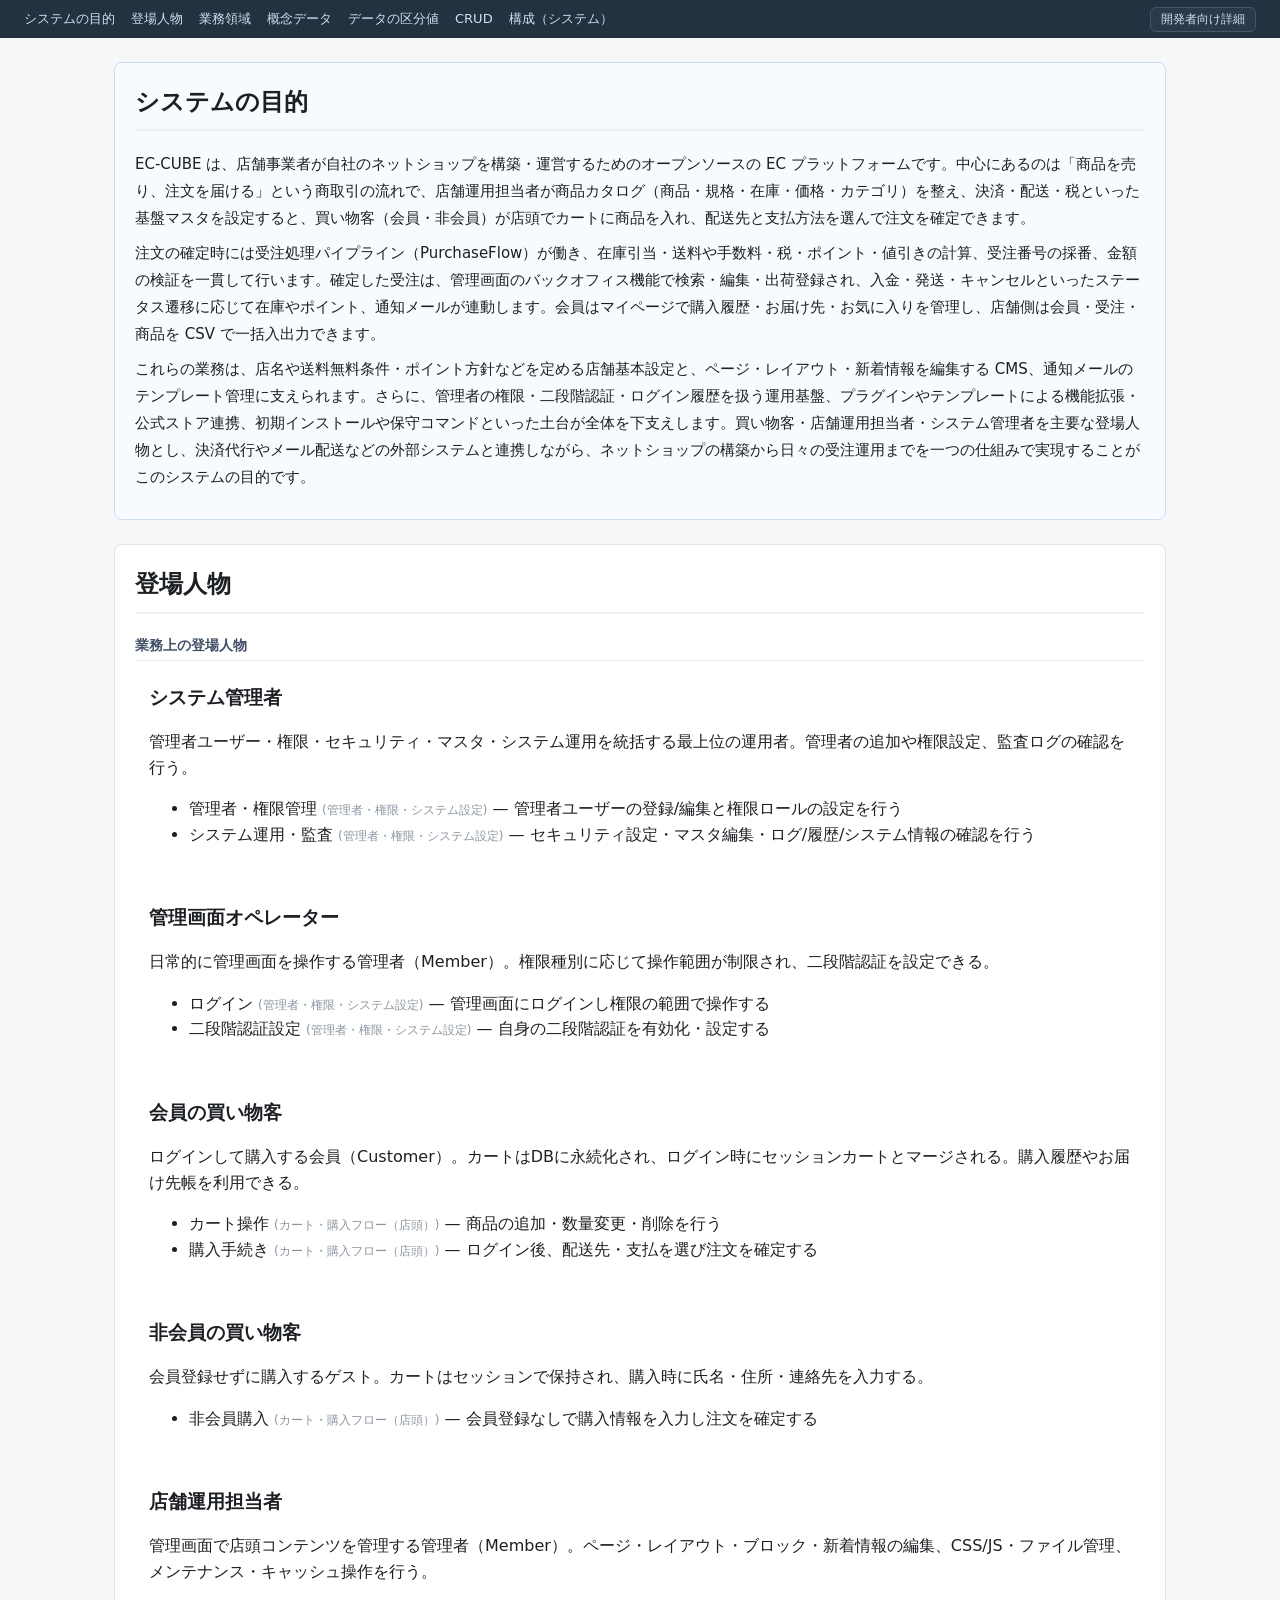
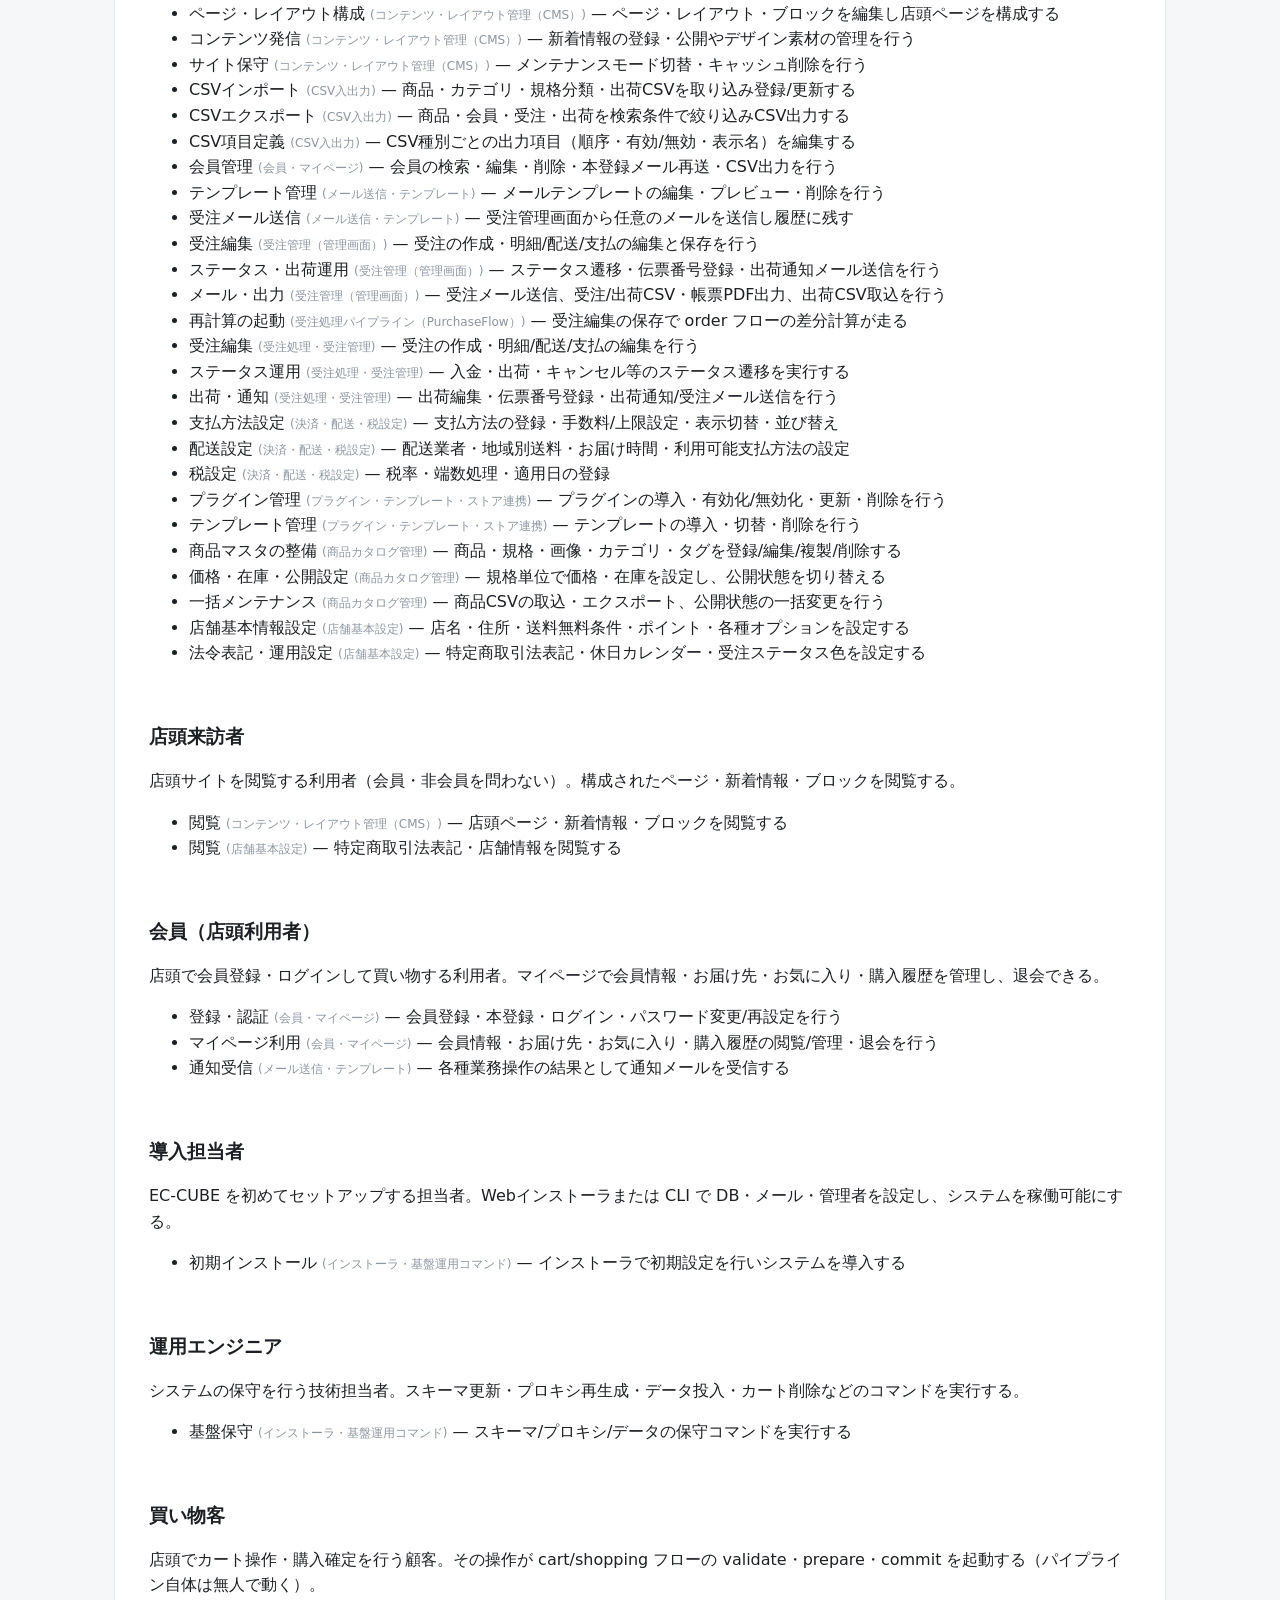
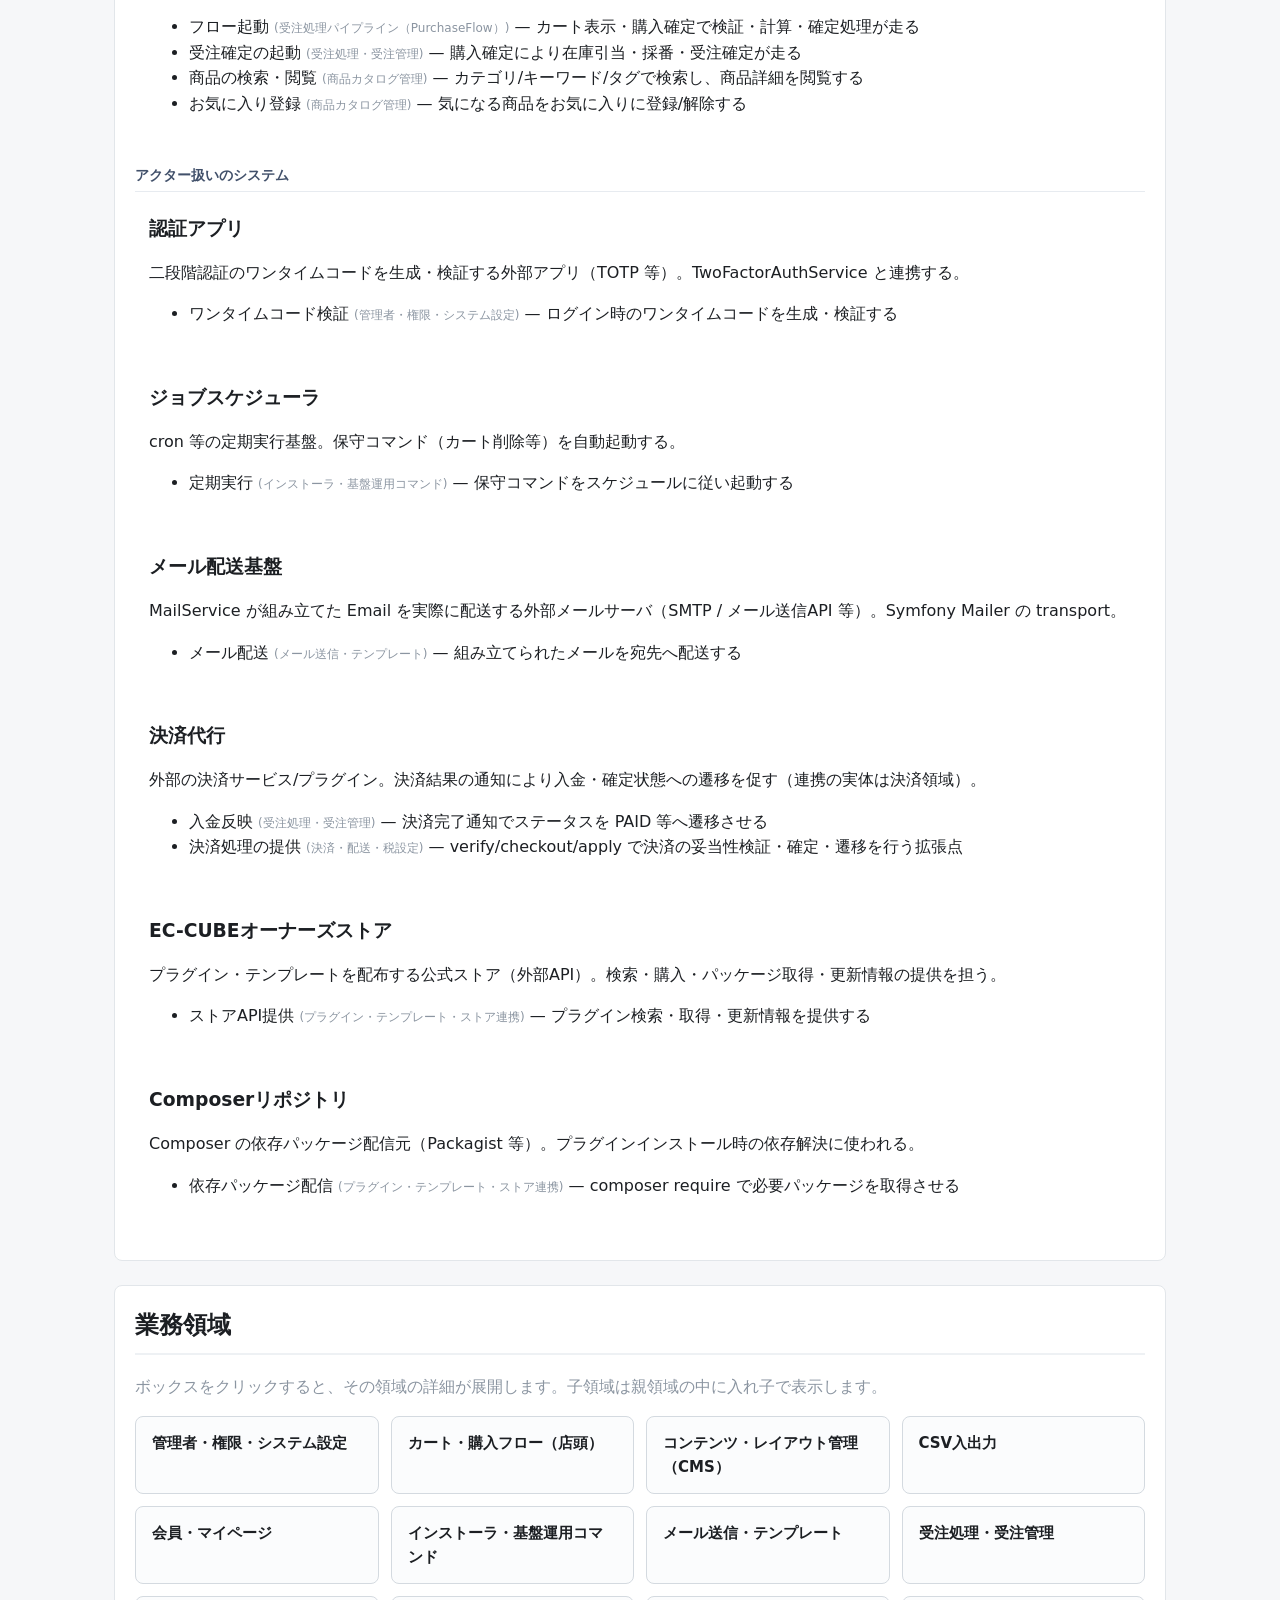
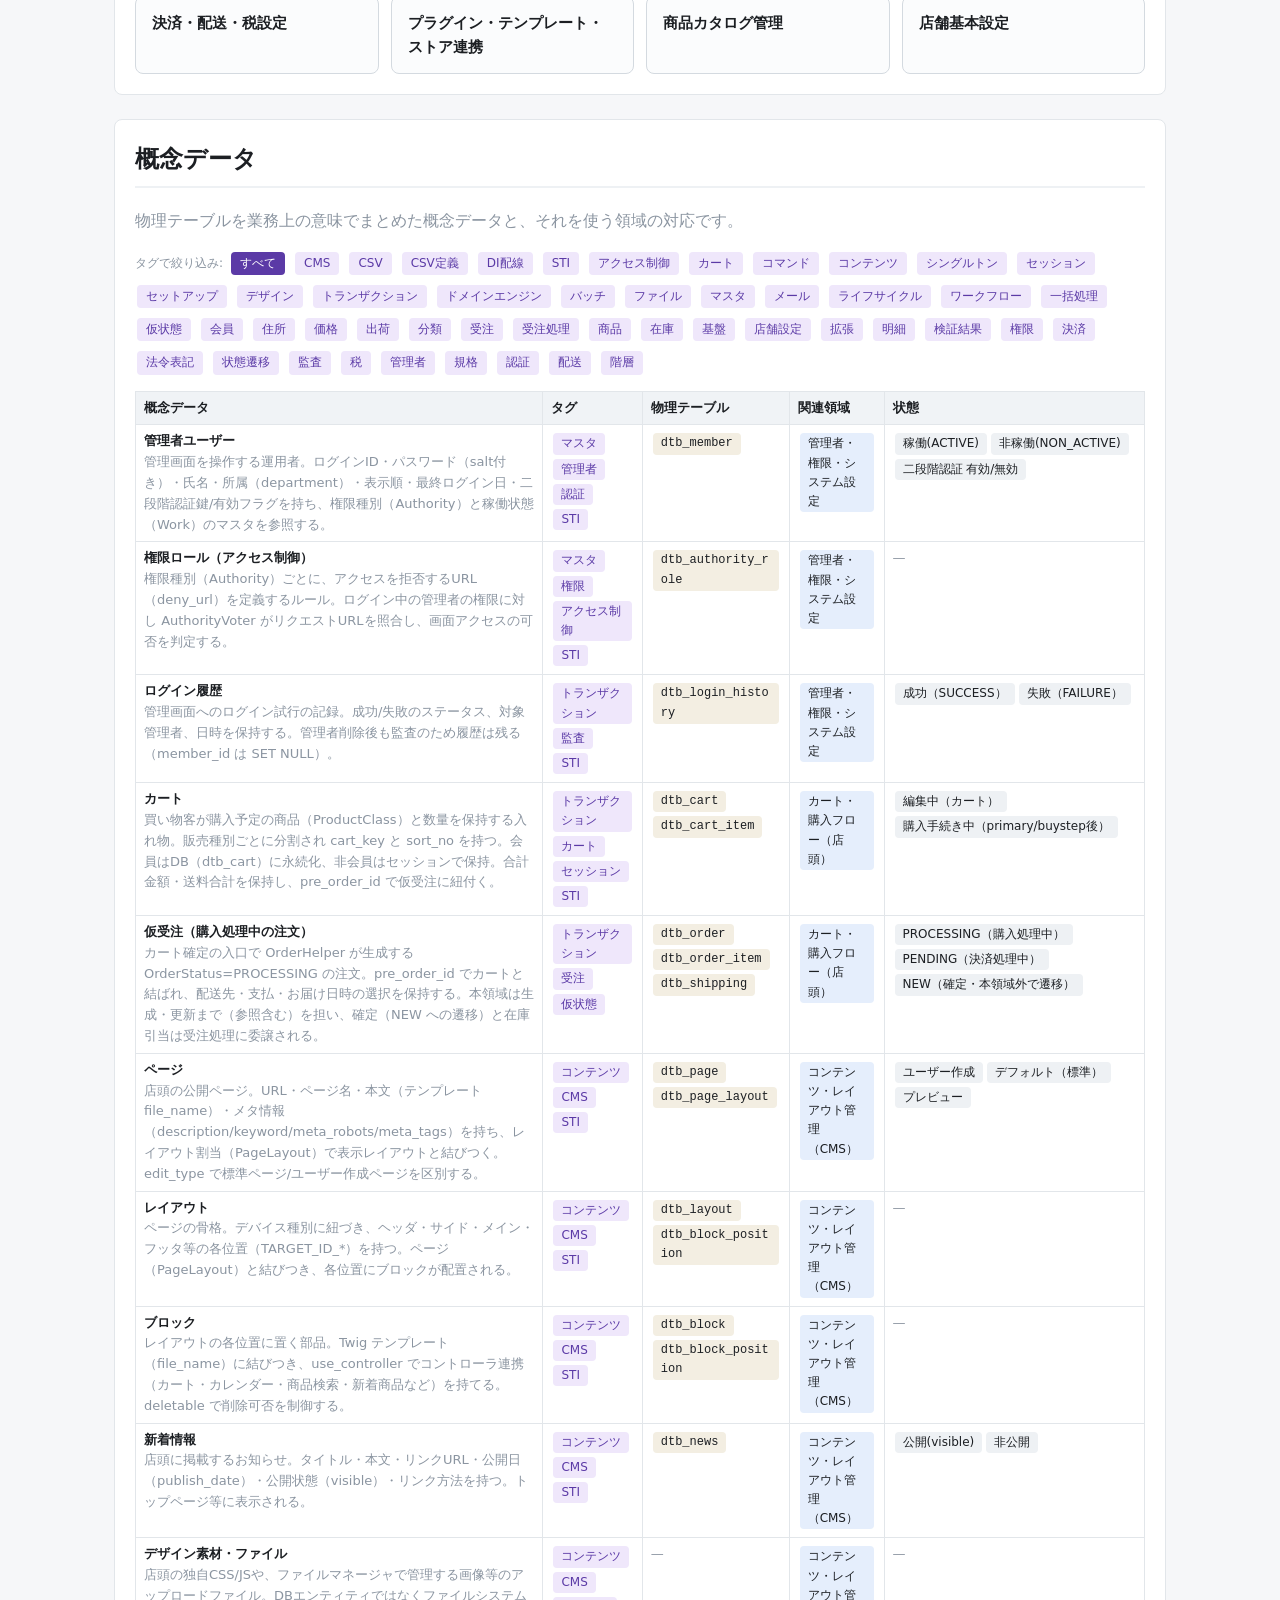
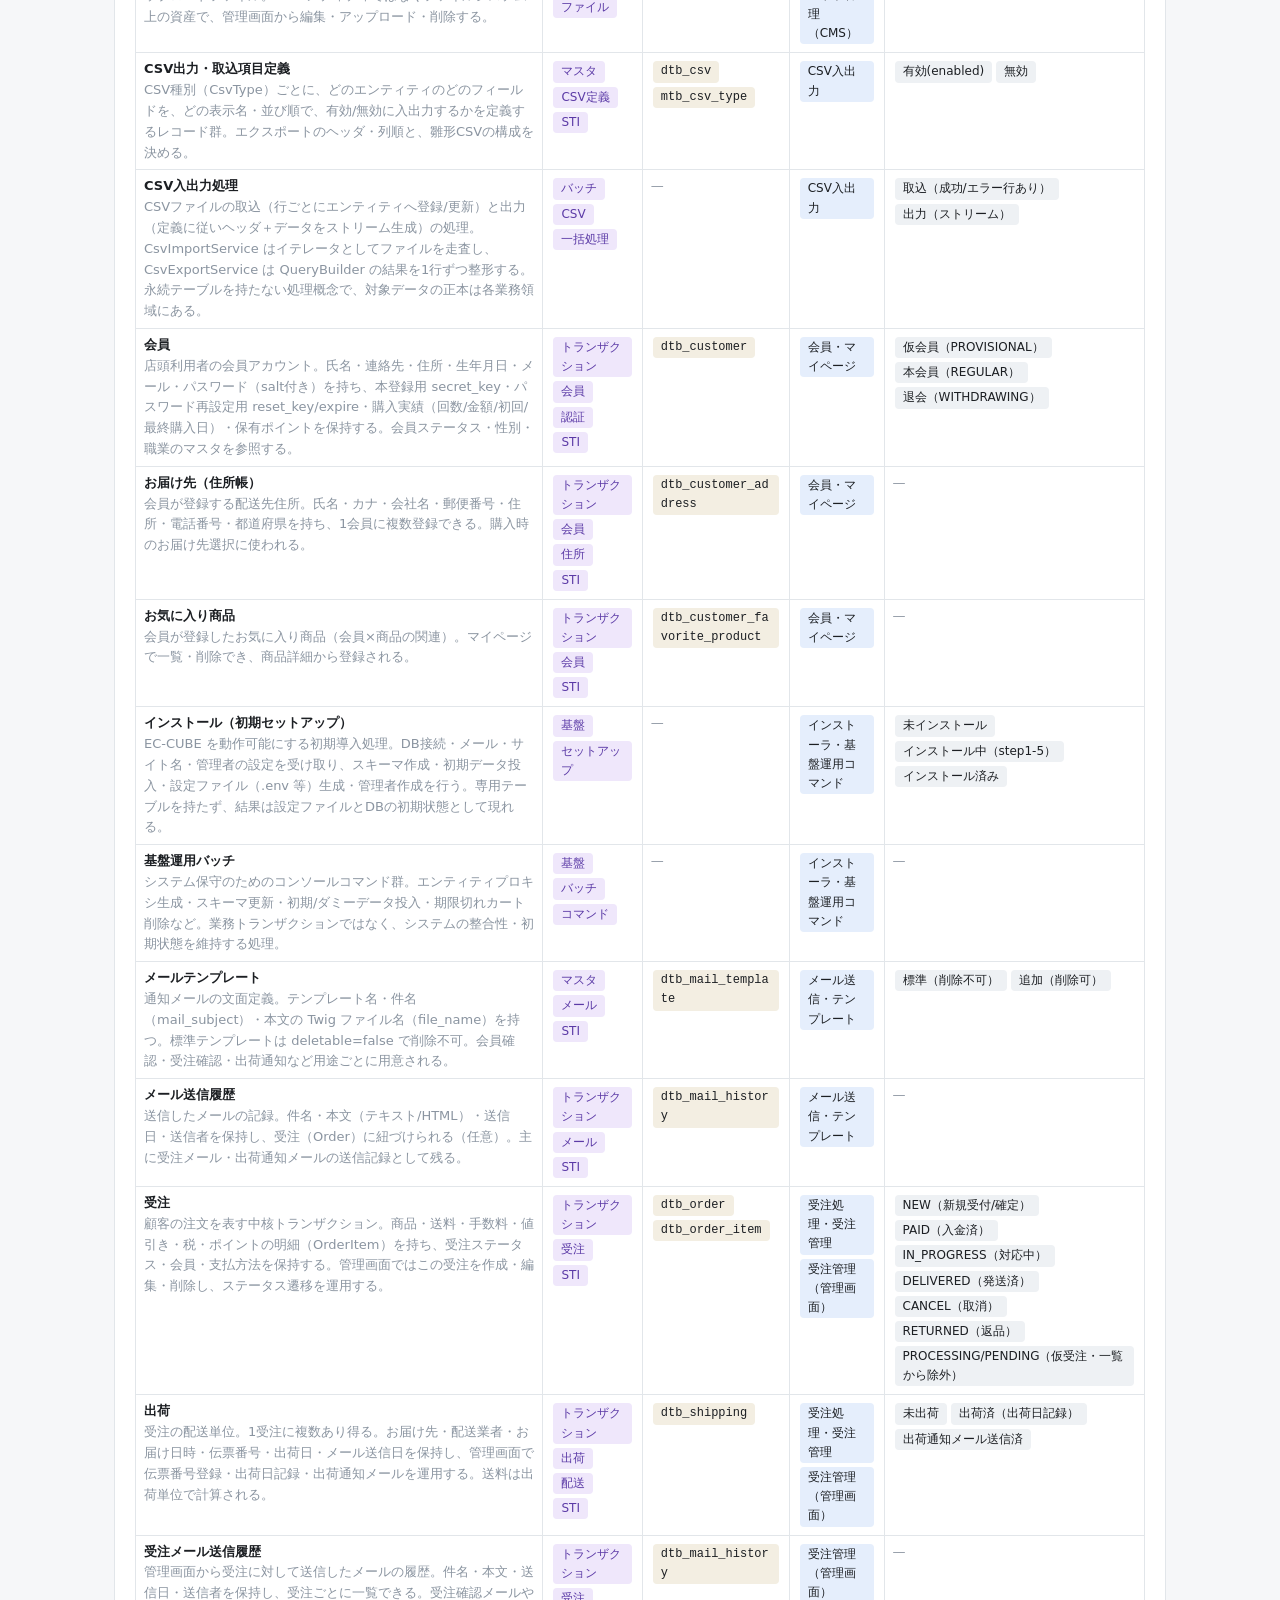
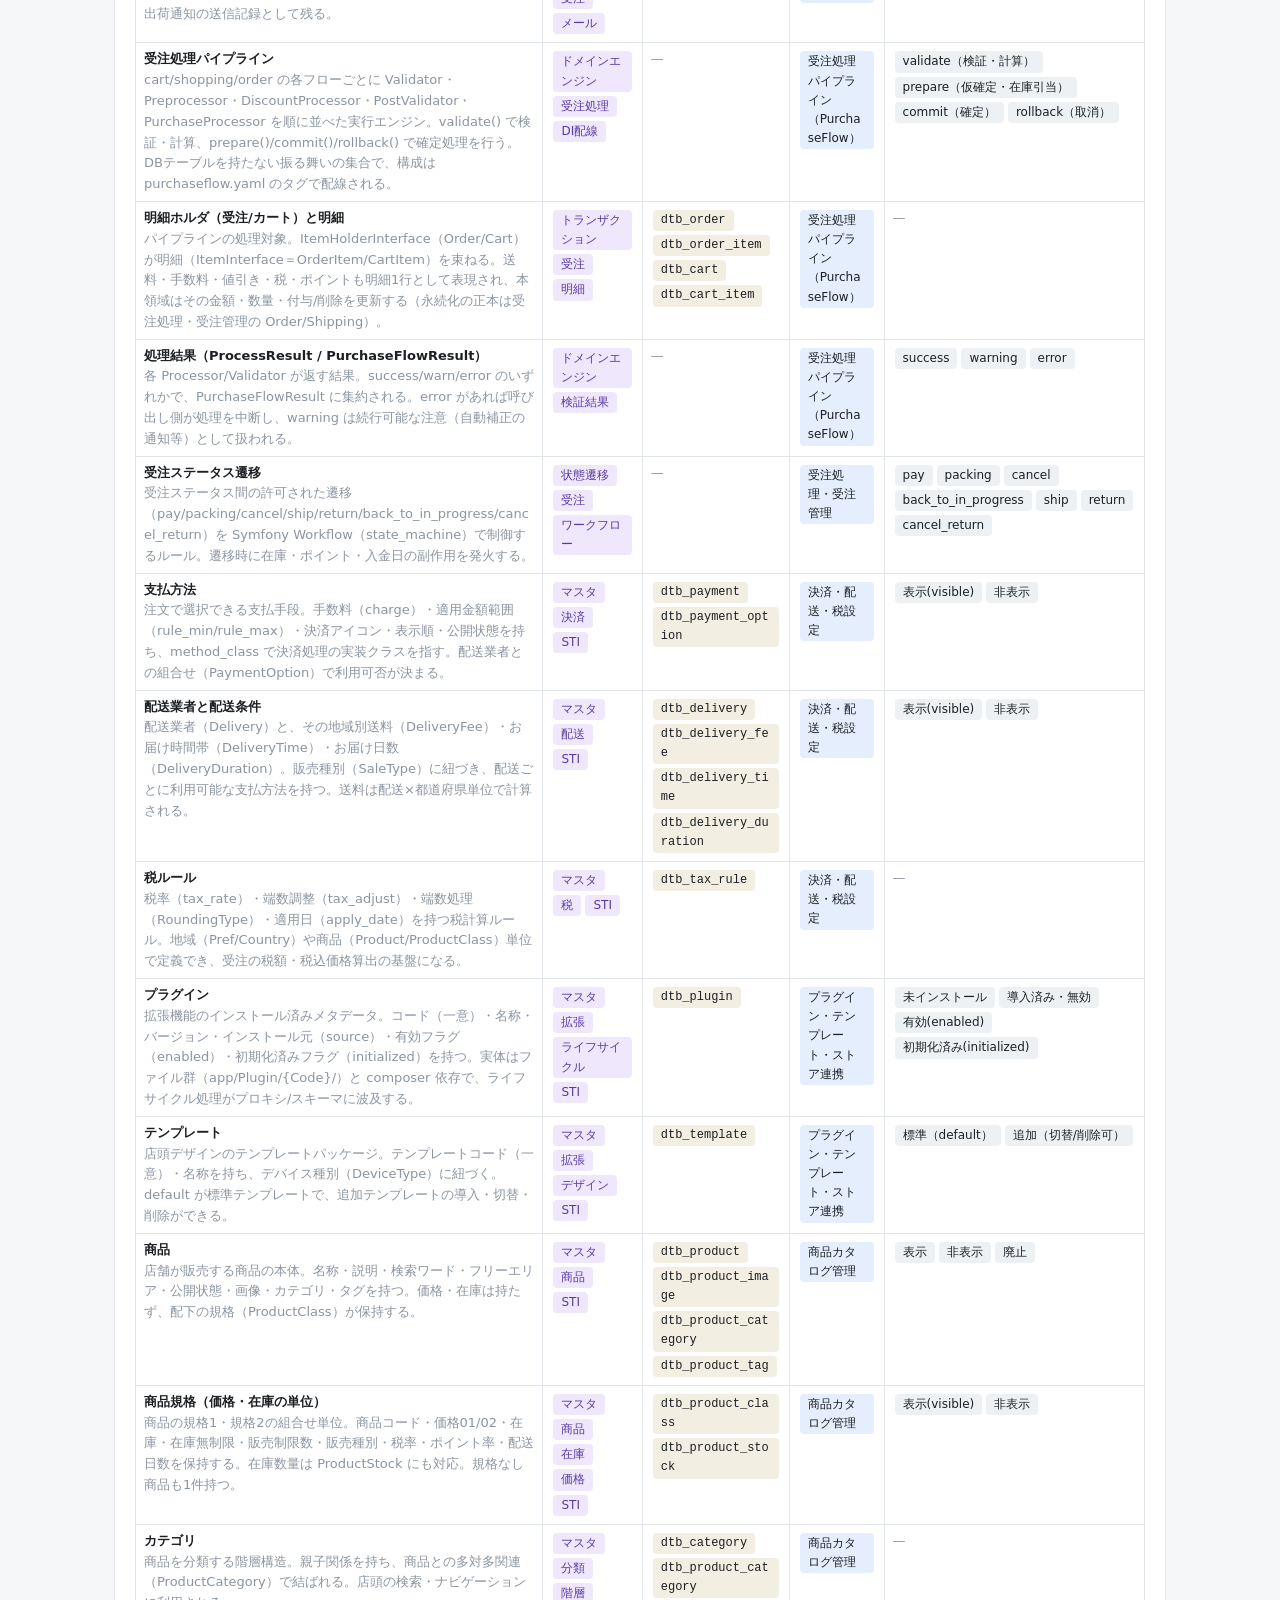
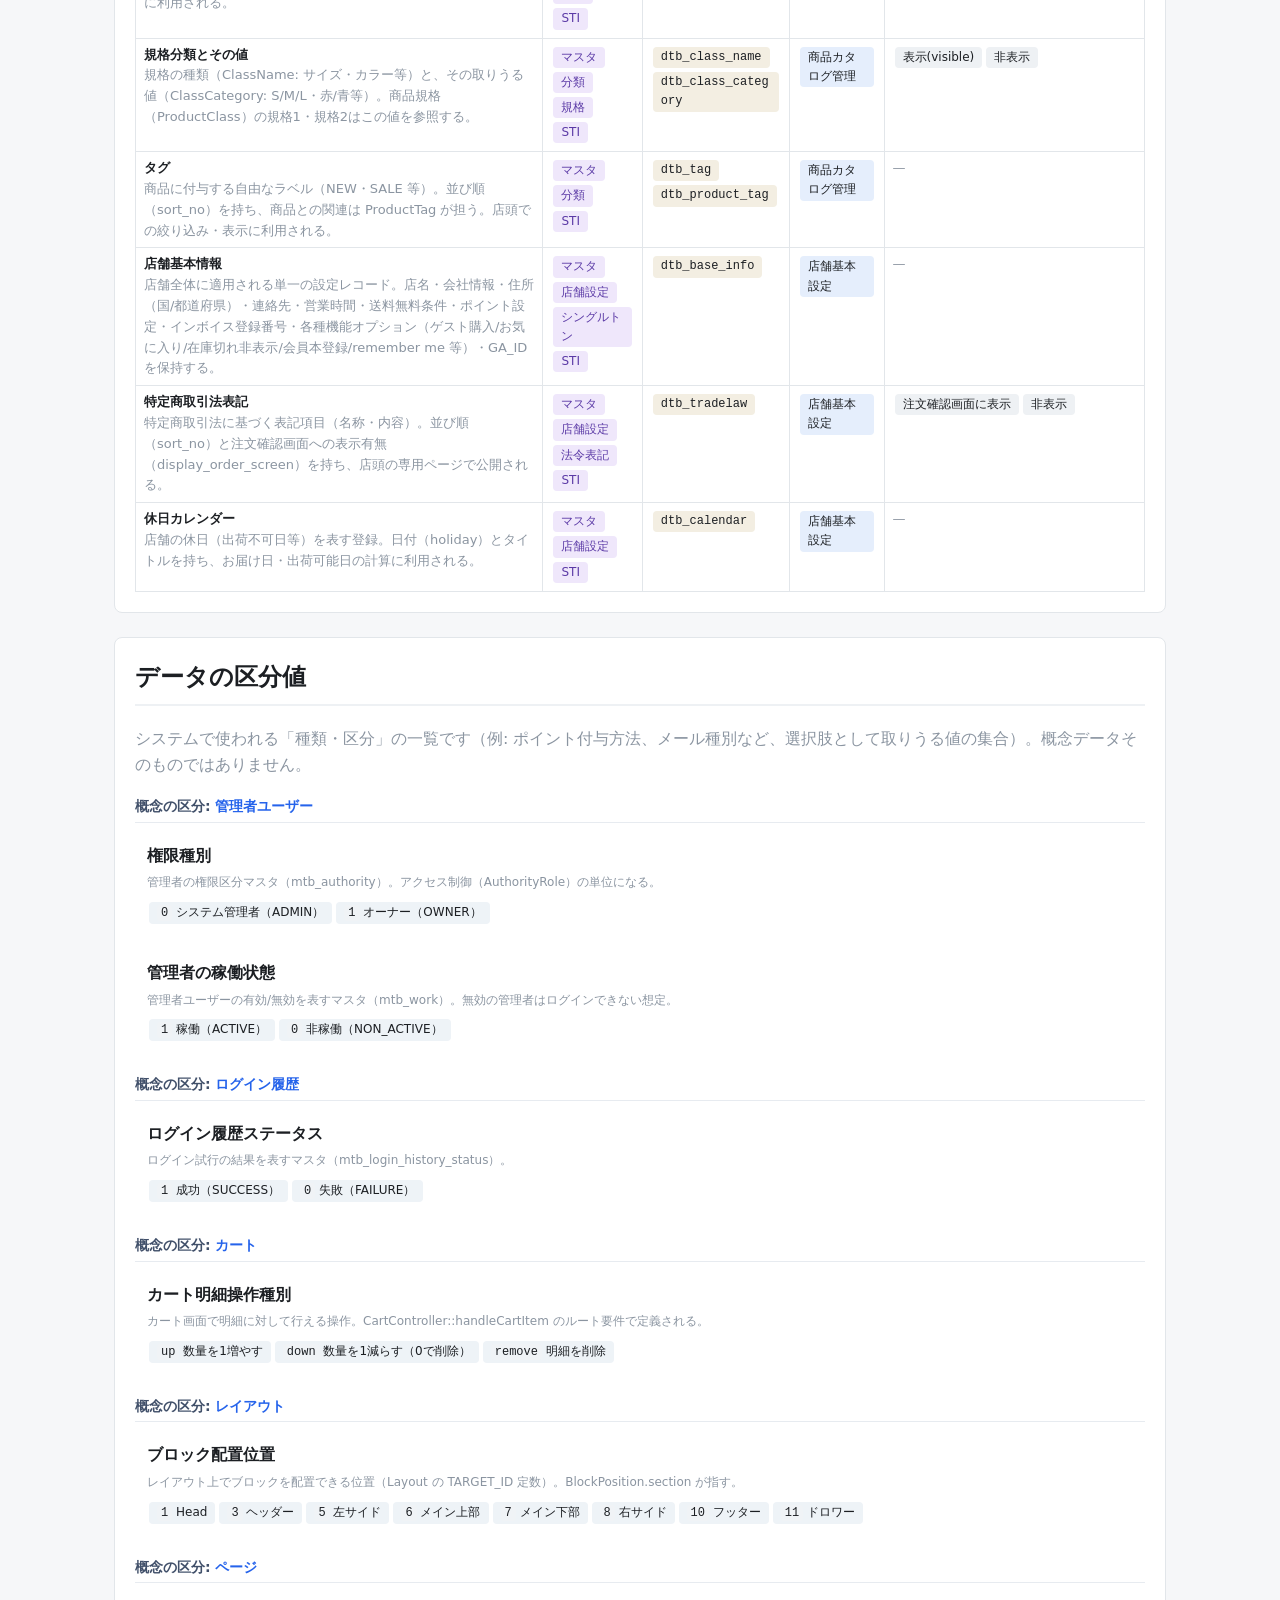
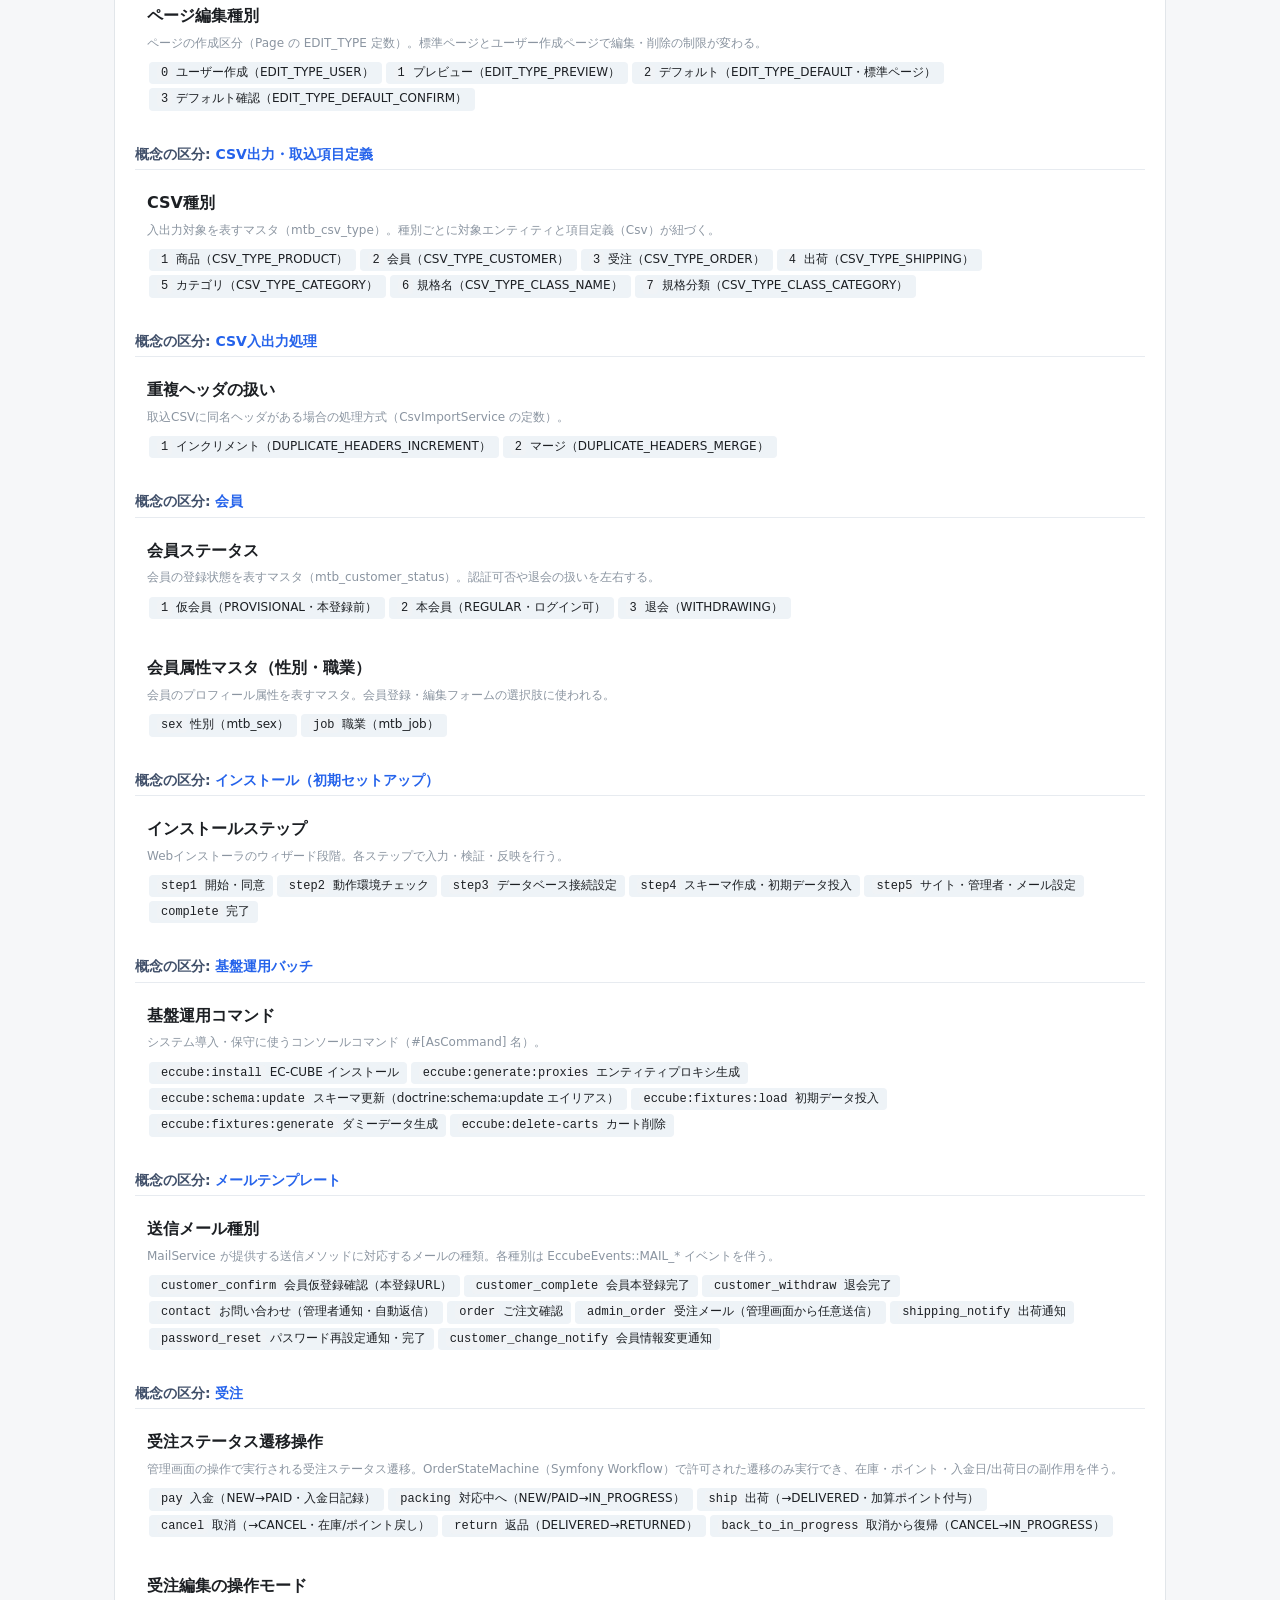
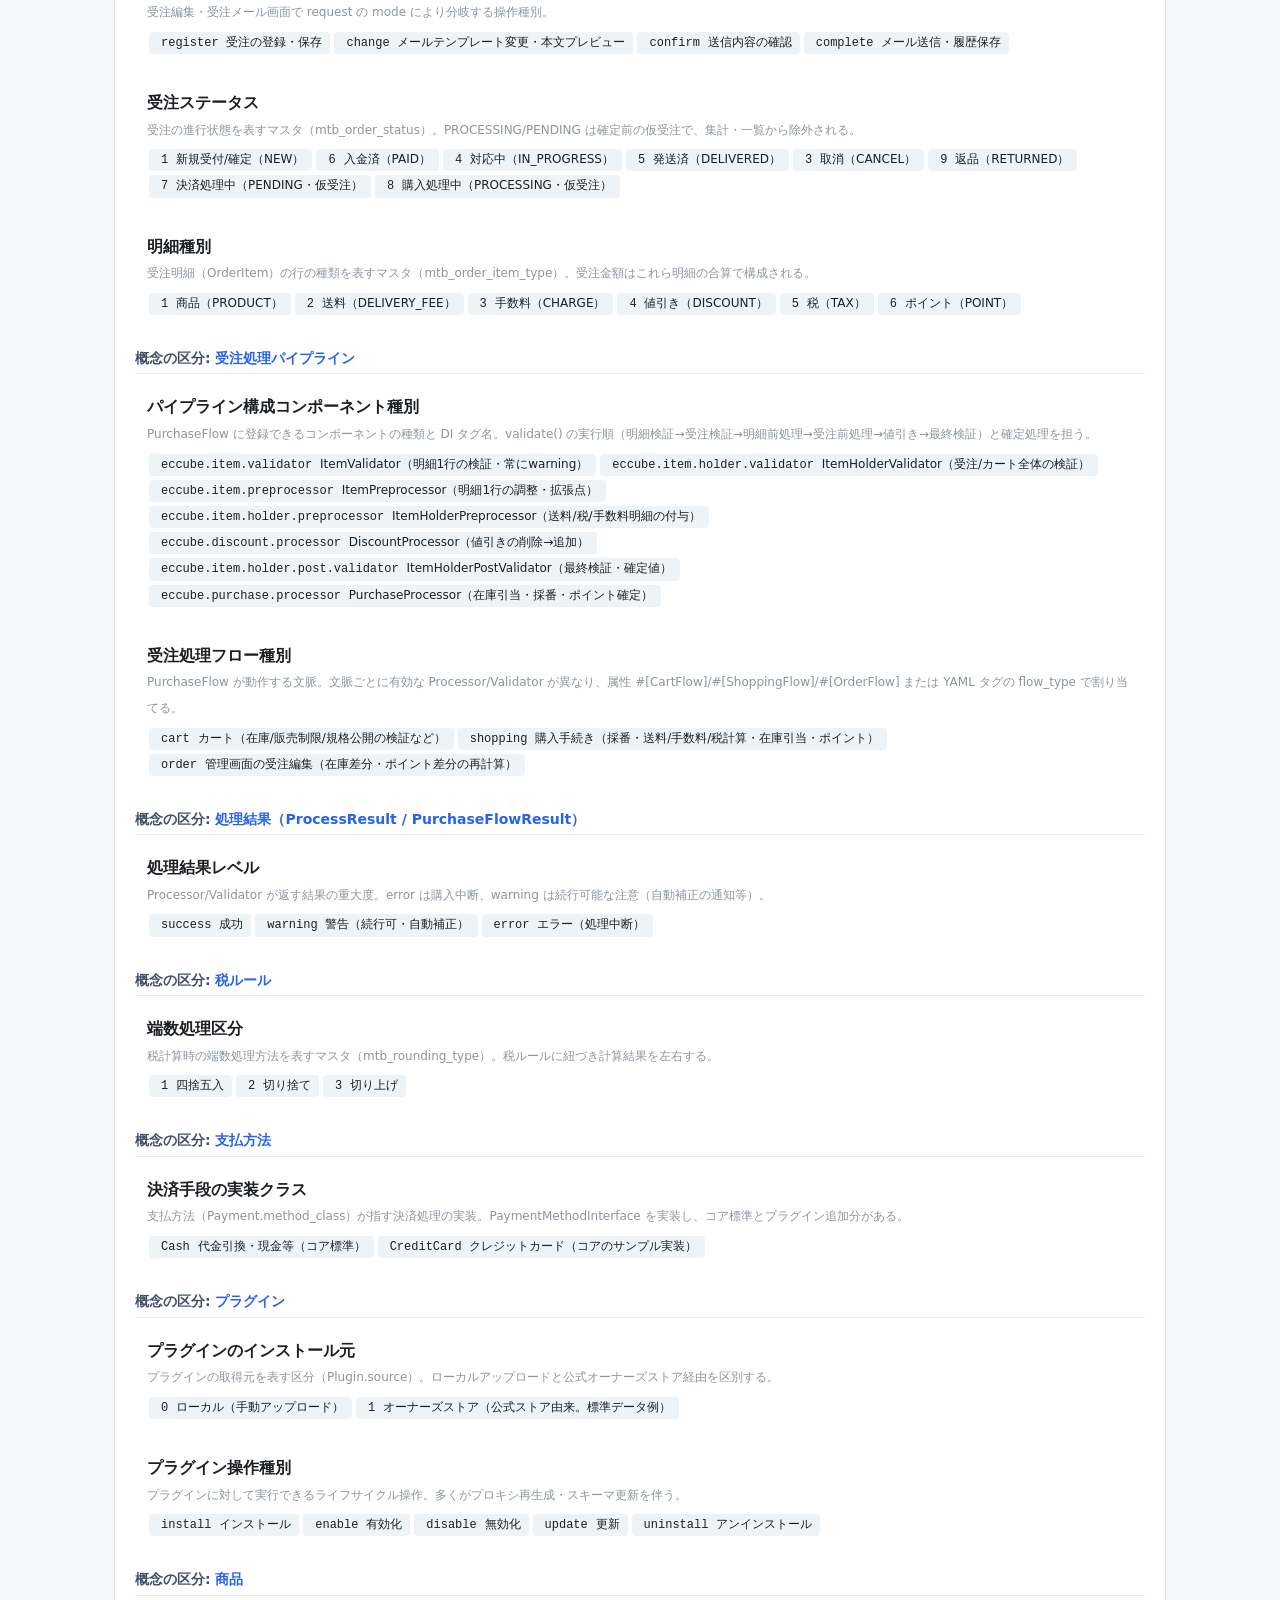
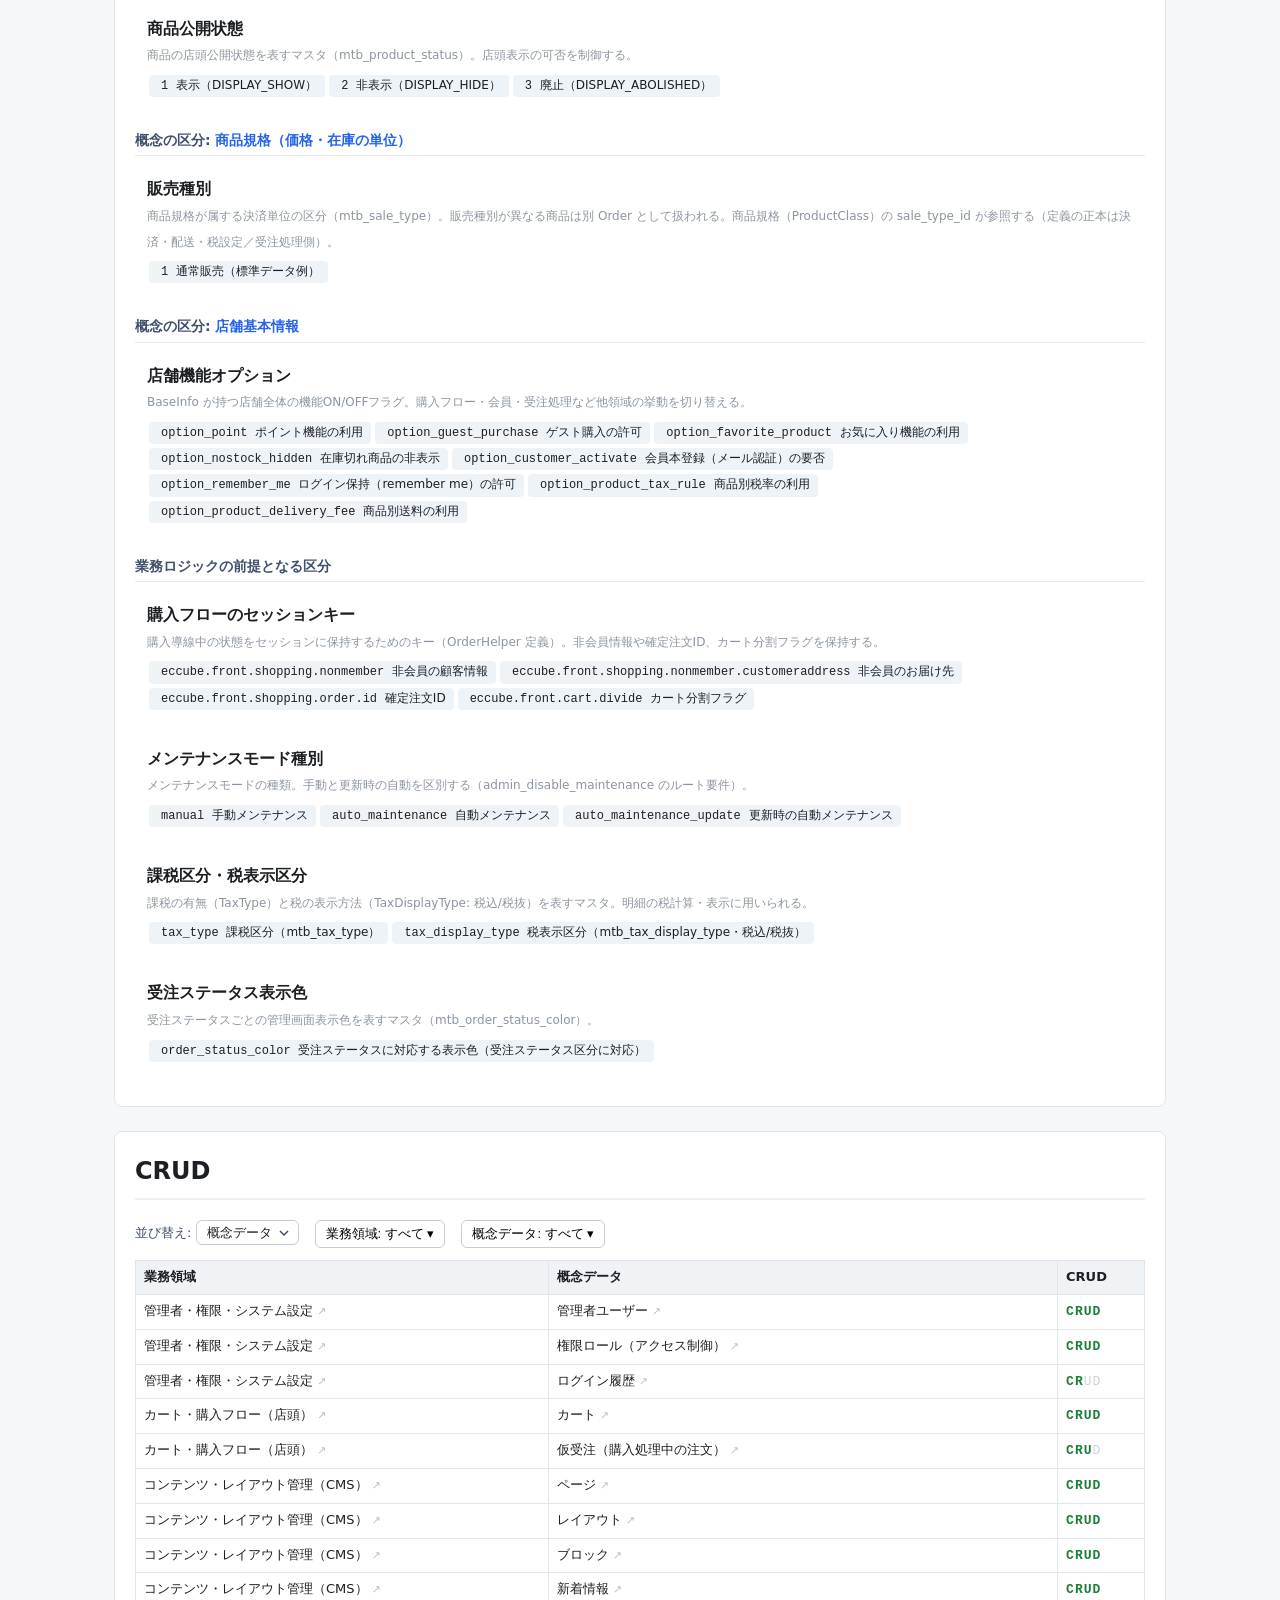
<file: docs/ec-cube.html>
<!DOCTYPE html>
<html lang="ja">
<head>
<meta charset="utf-8">
<meta name="viewport" content="width=device-width, initial-scale=1">
<title>意味地図 — </title>
<style>
* { box-sizing: border-box; }
body { font-family: system-ui, -apple-system, "Hiragino Sans", "Noto Sans JP",
  sans-serif; margin: 0; color: #1c1f23; background: #f6f7f9; line-height: 1.6; }
.tiny { font-size: 12px; }
/* Fixed nav height so the sticky lane header can butt right up against it. */
nav { position: sticky; top: 0; background: #243140; padding: 0 24px;
  height: 38px; display: flex; align-items: center; gap: 16px;
  overflow-x: auto; white-space: nowrap; z-index: 10; }
nav a { color: #cfe0f0; text-decoration: none; font-size: 13px; }
nav a:hover { color: #fff; }
/* Standalone export's developer-details toggle, pinned to the right of nav. */
.nav-dev-toggle { margin-left: auto; font-size: 12px; padding: 3px 10px;
  color: #cfe0f0; background: #2a3a4c; border: 1px solid #45566a;
  border-radius: 6px; cursor: pointer; flex: none; }
.nav-dev-toggle[aria-pressed="true"] { background: #b45309; color: #fff;
  border-color: #b45309; }
/* Developer-only items (code refs, APIs, screens, validation): hidden for
   non-developers, revealed when the app shell adds `dev` to <body>. */
.dev-only { display: none; }
body.dev .dev-only { display: revert; }
main { max-width: 1100px; margin: 0 auto; padding: 24px; }
section { background: #fff; border: 1px solid #e2e6ea; border-radius: 8px;
  padding: 20px; margin-bottom: 24px; }
section > h2 { margin-top: 0; border-bottom: 2px solid #eef1f4; padding-bottom: 8px; }
/* System purpose: a short orienting paragraph leading the document. */
.sys-purpose { position: relative; font-size: 15px; line-height: 1.8; }
.sys-purpose .sp-name { font-weight: 600; font-size: 16px; margin: 0 0 8px; }
.sys-purpose p { margin: 0 0 8px; }
#purpose { background: #f7faff; border-color: #cdddf0; }
/* Anchored items must clear the sticky nav when scrolled to. */
section, details.box, .box[id], [id^="actor-"],
[id^="concept-"], [id^="classification-"], [id^="component-"] {
  scroll-margin-top: 40px; }

/* Area boxes: grid of clickable cards that expand in place. */
.box-grid { display: grid; grid-template-columns: repeat(auto-fill, minmax(220px, 1fr));
  gap: 12px; }
/* No overflow:hidden — it would become the scroll context and break the
   sticky lane header inside an expanded area's swimlane. */
details.box { border: 1px solid #d4dae0; border-radius: 8px; background: #fbfcfd; }
details.box[open] { grid-column: 1 / -1; background: #fff; border-color: #9db4cc; }
details.box > summary { list-style: none; cursor: pointer; padding: 14px 16px;
  font-weight: 600; display: flex; align-items: baseline; justify-content: space-between; }
details.box > summary::-webkit-details-marker { display: none; }
details.box > summary:hover { background: #eef3f8; }
details.box .sum-name { font-size: 15px; }
details.box .body { padding: 0 16px 16px; border-top: 1px solid #eef1f4; }

/* Sub-areas: a parent's detailing. Nested boxes sit in an indented, tinted
   well inside the parent so a child reads as "part of this area, in detail". */
.sub-areas { margin-top: 16px; border-top: 1px dashed #c4d0dc; padding-top: 10px; }
.sub-areas > h4 { margin: 0 0 8px; font-size: 13px; color: #3d6a99; }
.sub-areas > h4 .tiny { font-weight: 400; }
.sub-grid { border-left: 3px solid #9db4cc; padding-left: 12px;
  margin-left: 2px; background: #f5f8fb; border-radius: 0 6px 6px 0; }
details.box.child { border-color: #c4d0dc; background: #fff; }
details.box.child[open] { border-color: #9db4cc; }
/* Banner at the top of a sub-area's detail: names the parent it details. */
.parent-of { font-size: 12px; color: #5a6573; margin: 10px 0 4px;
  padding: 4px 8px; background: #eef3f8; border-radius: 4px; display: inline-block; }
.parent-of a { margin-left: 2px; }

.kv { display: grid; grid-template-columns: 160px 1fr; gap: 4px 12px;
  font-size: 14px; margin-top: 10px; }
.kv dt { color: #5a6573; font-weight: 600; }
.kv dd { margin: 0; }
.tag { display: inline-block; background: #eef1f4; border-radius: 4px;
  padding: 1px 8px; margin: 2px; font-size: 12px;
  max-width: 100%; overflow-wrap: anywhere; word-break: break-word;
  white-space: normal; vertical-align: top; }
/* Long unbroken tokens (states, table names) must wrap, not overflow. */
.brk { overflow-wrap: anywhere; word-break: break-word; }
td { overflow-wrap: anywhere; }
.tag.area { background: #e5eefc; }
a.tag.area { color: #1f4f9c; text-decoration: none; }
a.tag.area:hover { background: #d3e2fb; }
.tag.area.undef { background: #fbeaea; color: #9a3b3b; }
.tag.tagchip { background: #efe7fb; color: #5b3aa6; }
.tag.val { background: #eef3f7; }

/* Tag legend (groups + tag meanings) */
.tag-legend { margin: 8px 0 12px; border: 1px solid #e2e6ea; border-radius: 8px;
  background: #fbfbfd; }
.tag-legend > summary { cursor: pointer; padding: 8px 12px; font-size: 13px;
  font-weight: 600; color: #41506a; }
.tg-grid { display: grid; grid-template-columns: repeat(auto-fill,minmax(240px,1fr));
  gap: 12px; padding: 8px 12px 12px; }
.tg-block { border: 1px solid #eef1f4; border-radius: 6px; padding: 8px 10px;
  background: #fff; }
.tg-name { font-weight: 600; font-size: 13px; color: #41506a; }
.tg-tags { list-style: none; margin: 6px 0 0; padding: 0; }
.tg-tags li { margin: 3px 0; font-size: 12px; }

/* Overview business flow (swimlane) */
.overview-flow { margin: 12px 0 16px; }
.overview-flow h4 { margin: 0 0 8px; font-size: 13px; color: #41506a; }
/* no overflow:hidden here — it would trap the sticky lane header */
.swimlane { border: 1px solid #e2e6ea; border-radius: 8px; background: #fbfcfd; }
.sl-title { padding: 6px 10px; font-weight: 600; font-size: 13px;
  background: #eef3f8; border-bottom: 1px solid #e2e6ea; border-radius: 8px 8px 0 0; }
/* Lane (actor) header sticks below the page nav while the flow scrolls. */
.sl-head { display: grid; gap: 0; position: sticky; top: 38px; z-index: 5; }
.sl-lane { padding: 6px 8px; font-size: 12px; font-weight: 600; color: #41506a;
  text-align: center; background: #e9eef4; border-right: 1px solid #dde3ea;
  border-bottom: 1px solid #dde3ea; display: flex; align-items: center;
  justify-content: center; gap: 5px; }
.sl-lane:last-child { border-right: 0; }
/* Person/system icon before an actor name. Color-coded by category. */
.actor-icon { display: inline-flex; flex: none; line-height: 0; }
.actor-icon svg { vertical-align: middle; }
.actor-icon.person { color: #2563eb; }
.actor-icon.sys { color: #6b7280; }
.sl-row { display: grid; gap: 0; border-top: 1px solid #eef1f4;
  background-image: none; }
/* Boundary between unrelated use cases sharing the same area. */
.sl-divider { border-top: 2px dashed #b9c4d0; background: #f4f6f9;
  padding: 4px 10px; }
.sl-uc-name { font-size: 11px; font-weight: 600; color: #41506a; }
.sl-uc-name.muted { font-weight: 400; color: #8b95a1; }
/* faint lane separators down the rows */
.sl-step { margin: 6px; padding: 6px 8px; font-size: 12px; background: #fff;
  border: 1px solid #cdd6e0; border-radius: 6px; }
.sl-n { display: inline-block; min-width: 16px; height: 16px; line-height: 16px;
  text-align: center; background: #2563eb; color: #fff; border-radius: 50%;
  font-size: 10px; margin-right: 6px; }
h3.grp { margin: 18px 0 8px; font-size: 14px; color: #41506a;
  border-bottom: 1px solid #e7ebf0; padding-bottom: 4px; }
h3.grp a { color: #2563eb; text-decoration: none; }
.tag-filter { display: flex; align-items: center; gap: 6px; flex-wrap: wrap;
  margin: 8px 0 14px; }
.tagchip.filter { cursor: pointer; border: 1px solid transparent; }
.tagchip.filter:hover { border-color: #5b3aa6; }
.tagchip.filter.active { background: #5b3aa6; color: #fff; }
.tag.concept { background: #e9f5ea; }
.tag.phys { background: #f3eee2; font-family: ui-monospace, monospace; }
.conf-high { color: #1a7f37; } .conf-medium { color: #9a6700; }
.conf-low { color: #cf222e; font-weight: 700; }
.low-note { background: #fff5f5; border-left: 3px solid #cf222e;
  padding: 6px 10px; font-size: 13px; margin-top: 8px; }
table { border-collapse: collapse; width: 100%; font-size: 13px; }
th, td { border: 1px solid #e2e6ea; padding: 6px 8px; text-align: left; vertical-align: top; }
th { background: #f0f3f6; }
.crud { font-family: ui-monospace, monospace; letter-spacing: 1px; }
.crud .on { color: #1a7f37; font-weight: 700; }
.crud .off { color: #cbd2d9; }
code { background: #f0f3f6; padding: 1px 4px; border-radius: 3px; font-size: 12px; }
.muted { color: #8b95a1; }

/* Inline review pins: a small + on each reviewable item. */
.rv-pin { border: 1px solid #c4ccd4; background: #fff; color: #2563eb;
  border-radius: 50%; width: 18px; height: 18px; line-height: 15px;
  font-size: 13px; padding: 0; margin-left: 6px; cursor: pointer;
  vertical-align: middle; }
.rv-pin:hover { background: #2563eb; color: #fff; border-color: #2563eb; }

/* CRUD table controls (sort + filters) */
.crud-controls { display: flex; gap: 16px; flex-wrap: wrap; margin: 8px 0 12px;
  font-size: 13px; color: #41506a; align-items: flex-start; }
/* Make the sort <select> look like the combobox button (resting state). */
.crud-controls select { font-size: 13px; padding: 4px 26px 4px 10px;
  border: 1px solid #c4ccd4; border-radius: 6px; background-color: #fff;
  color: #1c1f23; cursor: pointer; appearance: none; -webkit-appearance: none;
  background-image: url("data:image/svg+xml;charset=utf8,%3Csvg xmlns='http://www.w3.org/2000/svg' width='10' height='6' viewBox='0 0 10 6' fill='none' stroke='%2341506a' stroke-width='1.5'%3E%3Cpath d='M1 1l4 4 4-4'/%3E%3C/svg%3E");
  background-repeat: no-repeat; background-position: right 9px center;
  background-size: 10px 6px; }
/* Searchable multi-select combobox */
.ms { position: relative; }
.ms-btn { font-size: 13px; padding: 4px 10px; border: 1px solid #c4ccd4;
  border-radius: 6px; background: #fff; cursor: pointer; }
.ms-panel { position: absolute; z-index: 20; top: 100%; left: 0; margin-top: 4px;
  width: 260px; max-width: 80vw; background: #fff; border: 1px solid #c4ccd4;
  border-radius: 8px; box-shadow: 0 6px 20px rgba(0,0,0,.15); padding: 8px; }
.ms-search { width: 100%; font-size: 13px; padding: 5px 8px; margin-bottom: 6px;
  border: 1px solid #c4ccd4; border-radius: 6px; }
.ms-opts { max-height: 240px; overflow: auto; }
.ms-opt { display: block; font-size: 13px; padding: 3px 4px; cursor: pointer;
  white-space: normal; }
.ms-opt:hover { background: #eef3f8; }
.ms-opt input { margin-right: 6px; }
/* Subtle jump link at the end of an area / concept cell. */
a.jump { color: #b6bfca; text-decoration: none; margin-left: 4px; font-size: 11px; }
a.jump:hover { color: #2563eb; }
/* Area reference shown next to an actor's action (links to the area). */
a.area-ref { color: #8b95a1; text-decoration: none; font-size: 12px; }
a.area-ref:hover { color: #2563eb; }
</style>
</head>
<body>
<nav><a href="#purpose">システムの目的</a><a href="#actors">登場人物</a><a href="#areas">業務領域</a><a href="#concepts">概念データ</a><a href="#classifications">データの区分値</a><a href="#crud">CRUD</a><a href="#components">構成（システム）</a><a href="#validation" class="dev-only">検証結果</a><button id="dev-toggle" class="nav-dev-toggle" aria-pressed="false">開発者向け詳細</button></nav>
<main><section id="purpose"><h2>システムの目的</h2><div class="sys-purpose"><p>EC-CUBE は、店舗事業者が自社のネットショップを構築・運営するためのオープンソースの EC プラットフォームです。中心にあるのは「商品を売り、注文を届ける」という商取引の流れで、店舗運用担当者が商品カタログ（商品・規格・在庫・価格・カテゴリ）を整え、決済・配送・税といった基盤マスタを設定すると、買い物客（会員・非会員）が店頭でカートに商品を入れ、配送先と支払方法を選んで注文を確定できます。</p><p>注文の確定時には受注処理パイプライン（PurchaseFlow）が働き、在庫引当・送料や手数料・税・ポイント・値引きの計算、受注番号の採番、金額の検証を一貫して行います。確定した受注は、管理画面のバックオフィス機能で検索・編集・出荷登録され、入金・発送・キャンセルといったステータス遷移に応じて在庫やポイント、通知メールが連動します。会員はマイページで購入履歴・お届け先・お気に入りを管理し、店舗側は会員・受注・商品を CSV で一括入出力できます。</p><p>これらの業務は、店名や送料無料条件・ポイント方針などを定める店舗基本設定と、ページ・レイアウト・新着情報を編集する CMS、通知メールのテンプレート管理に支えられます。さらに、管理者の権限・二段階認証・ログイン履歴を扱う運用基盤、プラグインやテンプレートによる機能拡張・公式ストア連携、初期インストールや保守コマンドといった土台が全体を下支えします。買い物客・店舗運用担当者・システム管理者を主要な登場人物とし、決済代行やメール配送などの外部システムと連携しながら、ネットショップの構築から日々の受注運用までを一つの仕組みで実現することがこのシステムの目的です。</p></div></section><section id="actors"><h2>登場人物</h2><h3 class="grp">業務上の登場人物</h3><div class="box" id="actor-system-admin" style="padding:14px;margin-bottom:12px"><h3 style="margin:0 0 6px">システム管理者</h3><p class="brk">管理者ユーザー・権限・セキュリティ・マスタ・システム運用を統括する最上位の運用者。管理者の追加や権限設定、監査ログの確認を行う。</p><ul><li>管理者・権限管理 <a class="muted area-ref" href="#area-admin-system-security">(管理者・権限・システム設定)</a> — 管理者ユーザーの登録/編集と権限ロールの設定を行う</li><li>システム運用・監査 <a class="muted area-ref" href="#area-admin-system-security">(管理者・権限・システム設定)</a> — セキュリティ設定・マスタ編集・ログ/履歴/システム情報の確認を行う</li></ul></div><div class="box" id="actor-admin-operator" style="padding:14px;margin-bottom:12px"><h3 style="margin:0 0 6px">管理画面オペレーター</h3><p class="brk">日常的に管理画面を操作する管理者（Member）。権限種別に応じて操作範囲が制限され、二段階認証を設定できる。</p><ul><li>ログイン <a class="muted area-ref" href="#area-admin-system-security">(管理者・権限・システム設定)</a> — 管理画面にログインし権限の範囲で操作する</li><li>二段階認証設定 <a class="muted area-ref" href="#area-admin-system-security">(管理者・権限・システム設定)</a> — 自身の二段階認証を有効化・設定する</li></ul></div><div class="box" id="actor-member-shopper" style="padding:14px;margin-bottom:12px"><h3 style="margin:0 0 6px">会員の買い物客</h3><p class="brk">ログインして購入する会員（Customer）。カートはDBに永続化され、ログイン時にセッションカートとマージされる。購入履歴やお届け先帳を利用できる。</p><ul><li>カート操作 <a class="muted area-ref" href="#area-cart-shopping">(カート・購入フロー（店頭）)</a> — 商品の追加・数量変更・削除を行う</li><li>購入手続き <a class="muted area-ref" href="#area-cart-shopping">(カート・購入フロー（店頭）)</a> — ログイン後、配送先・支払を選び注文を確定する</li></ul></div><div class="box" id="actor-guest-shopper" style="padding:14px;margin-bottom:12px"><h3 style="margin:0 0 6px">非会員の買い物客</h3><p class="brk">会員登録せずに購入するゲスト。カートはセッションで保持され、購入時に氏名・住所・連絡先を入力する。</p><ul><li>非会員購入 <a class="muted area-ref" href="#area-cart-shopping">(カート・購入フロー（店頭）)</a> — 会員登録なしで購入情報を入力し注文を確定する</li></ul></div><div class="box" id="actor-shop-staff" style="padding:14px;margin-bottom:12px"><h3 style="margin:0 0 6px">店舗運用担当者</h3><p class="brk">管理画面で店頭コンテンツを管理する管理者（Member）。ページ・レイアウト・ブロック・新着情報の編集、CSS/JS・ファイル管理、メンテナンス・キャッシュ操作を行う。</p><ul><li>ページ・レイアウト構成 <a class="muted area-ref" href="#area-cms-content">(コンテンツ・レイアウト管理（CMS）)</a> — ページ・レイアウト・ブロックを編集し店頭ページを構成する</li><li>コンテンツ発信 <a class="muted area-ref" href="#area-cms-content">(コンテンツ・レイアウト管理（CMS）)</a> — 新着情報の登録・公開やデザイン素材の管理を行う</li><li>サイト保守 <a class="muted area-ref" href="#area-cms-content">(コンテンツ・レイアウト管理（CMS）)</a> — メンテナンスモード切替・キャッシュ削除を行う</li><li>CSVインポート <a class="muted area-ref" href="#area-csv-io">(CSV入出力)</a> — 商品・カテゴリ・規格分類・出荷CSVを取り込み登録/更新する</li><li>CSVエクスポート <a class="muted area-ref" href="#area-csv-io">(CSV入出力)</a> — 商品・会員・受注・出荷を検索条件で絞り込みCSV出力する</li><li>CSV項目定義 <a class="muted area-ref" href="#area-csv-io">(CSV入出力)</a> — CSV種別ごとの出力項目（順序・有効/無効・表示名）を編集する</li><li>会員管理 <a class="muted area-ref" href="#area-customer-membership">(会員・マイページ)</a> — 会員の検索・編集・削除・本登録メール再送・CSV出力を行う</li><li>テンプレート管理 <a class="muted area-ref" href="#area-mail">(メール送信・テンプレート)</a> — メールテンプレートの編集・プレビュー・削除を行う</li><li>受注メール送信 <a class="muted area-ref" href="#area-mail">(メール送信・テンプレート)</a> — 受注管理画面から任意のメールを送信し履歴に残す</li><li>受注編集 <a class="muted area-ref" href="#area-order-purchaseflow.admin">(受注管理（管理画面）)</a> — 受注の作成・明細/配送/支払の編集と保存を行う</li><li>ステータス・出荷運用 <a class="muted area-ref" href="#area-order-purchaseflow.admin">(受注管理（管理画面）)</a> — ステータス遷移・伝票番号登録・出荷通知メール送信を行う</li><li>メール・出力 <a class="muted area-ref" href="#area-order-purchaseflow.admin">(受注管理（管理画面）)</a> — 受注メール送信、受注/出荷CSV・帳票PDF出力、出荷CSV取込を行う</li><li>再計算の起動 <a class="muted area-ref" href="#area-order-purchaseflow.flow">(受注処理パイプライン（PurchaseFlow）)</a> — 受注編集の保存で order フローの差分計算が走る</li><li>受注編集 <a class="muted area-ref" href="#area-order-purchaseflow">(受注処理・受注管理)</a> — 受注の作成・明細/配送/支払の編集を行う</li><li>ステータス運用 <a class="muted area-ref" href="#area-order-purchaseflow">(受注処理・受注管理)</a> — 入金・出荷・キャンセル等のステータス遷移を実行する</li><li>出荷・通知 <a class="muted area-ref" href="#area-order-purchaseflow">(受注処理・受注管理)</a> — 出荷編集・伝票番号登録・出荷通知/受注メール送信を行う</li><li>支払方法設定 <a class="muted area-ref" href="#area-payment-delivery-tax">(決済・配送・税設定)</a> — 支払方法の登録・手数料/上限設定・表示切替・並び替え</li><li>配送設定 <a class="muted area-ref" href="#area-payment-delivery-tax">(決済・配送・税設定)</a> — 配送業者・地域別送料・お届け時間・利用可能支払方法の設定</li><li>税設定 <a class="muted area-ref" href="#area-payment-delivery-tax">(決済・配送・税設定)</a> — 税率・端数処理・適用日の登録</li><li>プラグイン管理 <a class="muted area-ref" href="#area-plugin-store-template">(プラグイン・テンプレート・ストア連携)</a> — プラグインの導入・有効化/無効化・更新・削除を行う</li><li>テンプレート管理 <a class="muted area-ref" href="#area-plugin-store-template">(プラグイン・テンプレート・ストア連携)</a> — テンプレートの導入・切替・削除を行う</li><li>商品マスタの整備 <a class="muted area-ref" href="#area-product-catalog">(商品カタログ管理)</a> — 商品・規格・画像・カテゴリ・タグを登録/編集/複製/削除する</li><li>価格・在庫・公開設定 <a class="muted area-ref" href="#area-product-catalog">(商品カタログ管理)</a> — 規格単位で価格・在庫を設定し、公開状態を切り替える</li><li>一括メンテナンス <a class="muted area-ref" href="#area-product-catalog">(商品カタログ管理)</a> — 商品CSVの取込・エクスポート、公開状態の一括変更を行う</li><li>店舗基本情報設定 <a class="muted area-ref" href="#area-shop-settings">(店舗基本設定)</a> — 店名・住所・送料無料条件・ポイント・各種オプションを設定する</li><li>法令表記・運用設定 <a class="muted area-ref" href="#area-shop-settings">(店舗基本設定)</a> — 特定商取引法表記・休日カレンダー・受注ステータス色を設定する</li></ul></div><div class="box" id="actor-visitor" style="padding:14px;margin-bottom:12px"><h3 style="margin:0 0 6px">店頭来訪者</h3><p class="brk">店頭サイトを閲覧する利用者（会員・非会員を問わない）。構成されたページ・新着情報・ブロックを閲覧する。</p><ul><li>閲覧 <a class="muted area-ref" href="#area-cms-content">(コンテンツ・レイアウト管理（CMS）)</a> — 店頭ページ・新着情報・ブロックを閲覧する</li><li>閲覧 <a class="muted area-ref" href="#area-shop-settings">(店舗基本設定)</a> — 特定商取引法表記・店舗情報を閲覧する</li></ul></div><div class="box" id="actor-customer" style="padding:14px;margin-bottom:12px"><h3 style="margin:0 0 6px">会員（店頭利用者）</h3><p class="brk">店頭で会員登録・ログインして買い物する利用者。マイページで会員情報・お届け先・お気に入り・購入履歴を管理し、退会できる。</p><ul><li>登録・認証 <a class="muted area-ref" href="#area-customer-membership">(会員・マイページ)</a> — 会員登録・本登録・ログイン・パスワード変更/再設定を行う</li><li>マイページ利用 <a class="muted area-ref" href="#area-customer-membership">(会員・マイページ)</a> — 会員情報・お届け先・お気に入り・購入履歴の閲覧/管理・退会を行う</li><li>通知受信 <a class="muted area-ref" href="#area-mail">(メール送信・テンプレート)</a> — 各種業務操作の結果として通知メールを受信する</li></ul></div><div class="box" id="actor-installer-admin" style="padding:14px;margin-bottom:12px"><h3 style="margin:0 0 6px">導入担当者</h3><p class="brk">EC-CUBE を初めてセットアップする担当者。Webインストーラまたは CLI で DB・メール・管理者を設定し、システムを稼働可能にする。</p><ul><li>初期インストール <a class="muted area-ref" href="#area-installer-platform">(インストーラ・基盤運用コマンド)</a> — インストーラで初期設定を行いシステムを導入する</li></ul></div><div class="box" id="actor-ops-engineer" style="padding:14px;margin-bottom:12px"><h3 style="margin:0 0 6px">運用エンジニア</h3><p class="brk">システムの保守を行う技術担当者。スキーマ更新・プロキシ再生成・データ投入・カート削除などのコマンドを実行する。</p><ul><li>基盤保守 <a class="muted area-ref" href="#area-installer-platform">(インストーラ・基盤運用コマンド)</a> — スキーマ/プロキシ/データの保守コマンドを実行する</li></ul></div><div class="box" id="actor-shopper" style="padding:14px;margin-bottom:12px"><h3 style="margin:0 0 6px">買い物客</h3><p class="brk">店頭でカート操作・購入確定を行う顧客。その操作が cart/shopping フローの validate・prepare・commit を起動する（パイプライン自体は無人で動く）。</p><ul><li>フロー起動 <a class="muted area-ref" href="#area-order-purchaseflow.flow">(受注処理パイプライン（PurchaseFlow）)</a> — カート表示・購入確定で検証・計算・確定処理が走る</li><li>受注確定の起動 <a class="muted area-ref" href="#area-order-purchaseflow">(受注処理・受注管理)</a> — 購入確定により在庫引当・採番・受注確定が走る</li><li>商品の検索・閲覧 <a class="muted area-ref" href="#area-product-catalog">(商品カタログ管理)</a> — カテゴリ/キーワード/タグで検索し、商品詳細を閲覧する</li><li>お気に入り登録 <a class="muted area-ref" href="#area-product-catalog">(商品カタログ管理)</a> — 気になる商品をお気に入りに登録/解除する</li></ul></div><h3 class="grp">アクター扱いのシステム</h3><div class="box" id="actor-authenticator" style="padding:14px;margin-bottom:12px"><h3 style="margin:0 0 6px">認証アプリ</h3><p class="brk">二段階認証のワンタイムコードを生成・検証する外部アプリ（TOTP 等）。TwoFactorAuthService と連携する。</p><ul><li>ワンタイムコード検証 <a class="muted area-ref" href="#area-admin-system-security">(管理者・権限・システム設定)</a> — ログイン時のワンタイムコードを生成・検証する</li></ul></div><div class="box" id="actor-scheduler" style="padding:14px;margin-bottom:12px"><h3 style="margin:0 0 6px">ジョブスケジューラ</h3><p class="brk">cron 等の定期実行基盤。保守コマンド（カート削除等）を自動起動する。</p><ul><li>定期実行 <a class="muted area-ref" href="#area-installer-platform">(インストーラ・基盤運用コマンド)</a> — 保守コマンドをスケジュールに従い起動する</li></ul></div><div class="box" id="actor-mail-server" style="padding:14px;margin-bottom:12px"><h3 style="margin:0 0 6px">メール配送基盤</h3><p class="brk">MailService が組み立てた Email を実際に配送する外部メールサーバ（SMTP / メール送信API 等）。Symfony Mailer の transport。</p><ul><li>メール配送 <a class="muted area-ref" href="#area-mail">(メール送信・テンプレート)</a> — 組み立てられたメールを宛先へ配送する</li></ul></div><div class="box" id="actor-payment-gateway" style="padding:14px;margin-bottom:12px"><h3 style="margin:0 0 6px">決済代行</h3><p class="brk">外部の決済サービス/プラグイン。決済結果の通知により入金・確定状態への遷移を促す（連携の実体は決済領域）。</p><ul><li>入金反映 <a class="muted area-ref" href="#area-order-purchaseflow">(受注処理・受注管理)</a> — 決済完了通知でステータスを PAID 等へ遷移させる</li><li>決済処理の提供 <a class="muted area-ref" href="#area-payment-delivery-tax">(決済・配送・税設定)</a> — verify/checkout/apply で決済の妥当性検証・確定・遷移を行う拡張点</li></ul></div><div class="box" id="actor-owners-store" style="padding:14px;margin-bottom:12px"><h3 style="margin:0 0 6px">EC-CUBEオーナーズストア</h3><p class="brk">プラグイン・テンプレートを配布する公式ストア（外部API）。検索・購入・パッケージ取得・更新情報の提供を担う。</p><ul><li>ストアAPI提供 <a class="muted area-ref" href="#area-plugin-store-template">(プラグイン・テンプレート・ストア連携)</a> — プラグイン検索・取得・更新情報を提供する</li></ul></div><div class="box" id="actor-packagist" style="padding:14px;margin-bottom:12px"><h3 style="margin:0 0 6px">Composerリポジトリ</h3><p class="brk">Composer の依存パッケージ配信元（Packagist 等）。プラグインインストール時の依存解決に使われる。</p><ul><li>依存パッケージ配信 <a class="muted area-ref" href="#area-plugin-store-template">(プラグイン・テンプレート・ストア連携)</a> — composer require で必要パッケージを取得させる</li></ul></div></section><section id="areas"><h2>業務領域</h2><p class="muted">ボックスをクリックすると、その領域の詳細が展開します。子領域は親領域の中に入れ子で表示します。</p><div class="box-grid"><details class="box" id="area-admin-system-security"><summary><span class="sum-name">管理者・権限・システム設定</span></summary><div class="body"><p>管理者ユーザー・権限ロール・二段階認証・ログイン履歴・マスタデータ・ログ等の運用基盤。</p><div class="overview-flow"><h4>業務フロー概要</h4><div class="swimlane"><div class="sl-title">管理者の登録・認証と権限・監査の運用</div><div class="sl-head" style="grid-template-columns:repeat(3,1fr)"><div class="sl-lane"><span class="actor-icon person" title="業務上の登場人物"><svg viewBox="0 0 16 16" width="13" height="13" aria-hidden="true"><circle cx="8" cy="4.5" r="2.6" fill="currentColor"/><path d="M2.5 14c0-3 2.5-5 5.5-5s5.5 2 5.5 5z" fill="currentColor"/></svg></span><span class="sl-lane-name">システム管理者</span></div><div class="sl-lane"><span class="actor-icon person" title="業務上の登場人物"><svg viewBox="0 0 16 16" width="13" height="13" aria-hidden="true"><circle cx="8" cy="4.5" r="2.6" fill="currentColor"/><path d="M2.5 14c0-3 2.5-5 5.5-5s5.5 2 5.5 5z" fill="currentColor"/></svg></span><span class="sl-lane-name">管理画面オペレーター</span></div><div class="sl-lane"><span class="actor-icon sys" title="アクター扱いのシステム"><svg viewBox="0 0 16 16" width="13" height="13" aria-hidden="true"><rect x="2" y="2.5" width="12" height="7" rx="1" fill="none" stroke="currentColor" stroke-width="1.4"/><rect x="6" y="11" width="4" height="2" fill="currentColor"/><rect x="4" y="13" width="8" height="1.4" rx="0.7" fill="currentColor"/></svg></span><span class="sl-lane-name">認証アプリ</span></div></div><div class="sl-divider"><span class="sl-uc-name">管理者・権限管理</span></div><div class="sl-row" style="grid-template-columns:repeat(3,1fr)"><div class="sl-step" style="grid-column:1"><span class="sl-n">1</span>管理者ユーザーを登録（権限・所属を設定）</div></div><div class="sl-row" style="grid-template-columns:repeat(3,1fr)"><div class="sl-step" style="grid-column:1"><span class="sl-n">2</span>権限種別ごとにアクセス拒否URLを設定</div></div><div class="sl-divider"><span class="sl-uc-name">ログインと認証</span></div><div class="sl-row" style="grid-template-columns:repeat(3,1fr)"><div class="sl-step" style="grid-column:2"><span class="sl-n">1</span>管理画面にログイン</div></div><div class="sl-row" style="grid-template-columns:repeat(3,1fr)"><div class="sl-step" style="grid-column:3"><span class="sl-n">2</span>二段階認証コードを生成・入力</div></div><div class="sl-row" style="grid-template-columns:repeat(3,1fr)"><div class="sl-step" style="grid-column:2"><span class="sl-n">3</span>AuthorityVoter が画面アクセス可否を判定</div></div><div class="sl-divider"><span class="sl-uc-name">監査・システム運用</span></div><div class="sl-row" style="grid-template-columns:repeat(3,1fr)"><div class="sl-step" style="grid-column:1"><span class="sl-n">1</span>ログイン履歴で成功/失敗を監査</div></div><div class="sl-row" style="grid-template-columns:repeat(3,1fr)"><div class="sl-step" style="grid-column:1"><span class="sl-n">2</span>マスタデータ・システムログ・システム情報を確認</div></div></div></div><dl class="kv"><dt>目的</dt><dd>管理画面を使う運用者（Member）の認証・権限管理を担う。管理者の登録/編集、権限種別（Authority）とロール（AuthorityRole によるURL単位のアクセス拒否）、二段階認証、ログイン履歴、セキュリティ設定（許可IP等）、マスタデータ編集、システムログ閲覧、システム情報表示を扱う。AuthorityVoter が画面アクセスの可否を判定する。</dd><dt>関連領域</dt><dd><span class="muted">—</span></dd><dt>登場人物</dt><dd><ul><li><b>システム管理者</b>: 管理者ユーザーの登録・編集・並び替え・削除, 権限ロール（権限種別ごとのアクセス拒否URL）の設定, セキュリティ設定（管理画面の許可IP・ルート等）の編集, マスタデータの編集、システムログ・ログイン履歴・システム情報の閲覧</li><li><b>管理画面オペレーター</b>: 管理画面にログイン（権限に応じて操作範囲が制限される）, 自身の二段階認証の有効化・設定</li><li><b>認証アプリ</b>: 二段階認証アプリでワンタイムコードを生成・検証する</li></ul></dd><dt>CRUD（概念データ別）</dt><dd><table><tr><th>概念データ</th><th>CRUD</th></tr><tr><td>管理者ユーザー</td><td><span class="crud"><span class="on">C</span><span class="on">R</span><span class="on">U</span><span class="on">D</span></span></td></tr><tr><td>権限ロール（アクセス制御）</td><td><span class="crud"><span class="on">C</span><span class="on">R</span><span class="on">U</span><span class="on">D</span></span></td></tr><tr><td>ログイン履歴</td><td><span class="crud"><span class="on">C</span><span class="on">R</span><span class="off">U</span><span class="off">D</span></span></td></tr></table></dd><dt>主要フロー</dt><dd><ul><li>管理者ユーザー管理</li><li>権限ロール設定</li><li>二段階認証</li><li>監査・システム運用</li></ul></dd><dt class="dev-only">関連API</dt><dd class="dev-only"><span class="tag">GET|PUT /admin/setting/system/member・new・{id}/edit・{id}/up・{id}/down・{id}/delete（管理者管理）</span><span class="tag">GET|POST /admin/setting/system/authority（権限ロール設定）</span><span class="tag">GET|POST /admin/two_factor_auth・/two_factor_auth/set・/setting/system/two_factor_auth/edit（二段階認証）</span><span class="tag">GET|POST /admin/setting/system/security（セキュリティ設定）</span><span class="tag">GET|POST /admin/setting/system/login_history・/{page_no}（ログイン履歴）</span><span class="tag">GET|POST /admin/setting/system/masterdata・/{entity}/edit・/edit（マスタデータ編集）</span><span class="tag">GET|POST /admin/setting/system/log（システムログ）</span><span class="tag">GET /admin/setting/system/system・/system/phpinfo（システム情報）</span></dd><dt class="dev-only">関連画面</dt><dd class="dev-only"><span class="tag">管理: 管理者ユーザー一覧・登録/編集</span><span class="tag">管理: 権限管理（アクセス拒否URL設定）</span><span class="tag">管理: 二段階認証の設定・登録</span><span class="tag">管理: セキュリティ設定</span><span class="tag">管理: ログイン履歴</span><span class="tag">管理: マスタデータ編集</span><span class="tag">管理: システムログ／システム情報</span></dd><dt class="dev-only">関連コード</dt><dd class="dev-only"><code>src/Eccube/Entity/Member.php</code> <code>src/Eccube/Entity/AuthorityRole.php</code> <code>src/Eccube/Entity/LoginHistory.php</code> <code>src/Eccube/Entity/Master/Authority.php</code> <code>src/Eccube/Entity/Master/Work.php</code> <code>src/Eccube/Entity/Master/LoginHistoryStatus.php</code> <code>src/Eccube/Controller/Admin/Setting/System/MemberController.php</code> <code>src/Eccube/Controller/Admin/Setting/System/AuthorityController.php</code> <code>src/Eccube/Controller/Admin/Setting/System/SecurityController.php</code> <code>src/Eccube/Controller/Admin/Setting/System/TwoFactorAuthController.php</code> <code>src/Eccube/Controller/Admin/Setting/System/LoginHistoryController.php</code> <code>src/Eccube/Controller/Admin/Setting/System/MasterdataController.php</code> <code>src/Eccube/Controller/Admin/Setting/System/LogController.php</code> <code>src/Eccube/Controller/Admin/Setting/System/SystemController.php</code> <code>src/Eccube/Service/TwoFactorAuthService.php</code> <code>src/Eccube/Service/SystemService.php</code> <code>src/Eccube/Service/SchemaService.php</code> <code>src/Eccube/Security/Core/User/MemberProvider.php</code> <code>src/Eccube/Security/Voter/AuthorityVoter.php</code> <code>src/Eccube/Security/Http/Authentication/</code> <code>src/Eccube/Form/Type/Admin/MemberType.php</code> <code>src/Eccube/Form/Type/Admin/AuthorityRoleType.php</code> <code>src/Eccube/Form/Type/Admin/SecurityType.php</code> <code>src/Eccube/Form/Type/Admin/TwoFactorAuthType.php</code> <code>src/Eccube/Form/Type/Admin/MasterdataType.php</code></dd><dt>注意点</dt><dd><span class="tag">権限制御は AuthorityRole.deny_url（権限種別ごとのアクセス拒否URL）と AuthorityVoter による照合方式。許可リストではなく拒否リストのため、新規URLは原則アクセス可能（拒否し忘れに注意）。</span><span class="tag">Authority（ADMIN=0 / OWNER=1）はシステム権限とオーナー権限を区別。最上位権限の扱いを誤ると操作範囲が広がりすぎる。</span><span class="tag">二段階認証は Member.two_factor_auth_key/enabled で個人ごとに管理。鍵の漏洩や無効化は不正ログインのリスク。</span><span class="tag">マスタデータ編集（masterdata）は mtb_* を直接書き換える強力な機能。STI の discriminator_type やコード値の整合を壊すと全体に影響する。</span><span class="tag">ログイン履歴は成功(1)/失敗(0)を記録。member_id は onDelete=SET NULL のため、管理者削除後も履歴は残る（監査用途）。</span><span class="tag">パスワードは password＋salt で保持。ハッシュ方式は PasswordHasher（本領域の認証基盤）に依存。</span><span class="tag">セキュリティ設定（許可IP等）の誤設定は管理画面の締め出し・開放につながる。</span><span class="tag">システム情報・phpinfo は環境情報を露出するため、アクセス権限の管理が重要。</span></dd><dt>未解決の問い</dt><dd><span class="tag">ログイン認証の具体的なファイアウォール設定（security.yaml の guard/authenticator 構成）は framework 設定側にあり、本カードは Provider/Voter/二段階認証サービスまでを範囲とした。</span></dd><dt>確度</dt><dd><span class="conf-high">高</span></dd></dl></div></details><details class="box" id="area-cart-shopping"><summary><span class="sum-name">カート・購入フロー（店頭）</span></summary><div class="body"><p>買い物客がカートに商品を入れ、配送先・支払を選んで注文を確定するまでの店頭フロー。</p><div class="overview-flow"><h4>業務フロー概要</h4><div class="swimlane"><div class="sl-title">カート投入から注文確定までの店頭購入フロー</div><div class="sl-head" style="grid-template-columns:repeat(2,1fr)"><div class="sl-lane"><span class="actor-icon person" title="業務上の登場人物"><svg viewBox="0 0 16 16" width="13" height="13" aria-hidden="true"><circle cx="8" cy="4.5" r="2.6" fill="currentColor"/><path d="M2.5 14c0-3 2.5-5 5.5-5s5.5 2 5.5 5z" fill="currentColor"/></svg></span><span class="sl-lane-name">会員の買い物客</span></div><div class="sl-lane"><span class="actor-icon person" title="業務上の登場人物"><svg viewBox="0 0 16 16" width="13" height="13" aria-hidden="true"><circle cx="8" cy="4.5" r="2.6" fill="currentColor"/><path d="M2.5 14c0-3 2.5-5 5.5-5s5.5 2 5.5 5z" fill="currentColor"/></svg></span><span class="sl-lane-name">非会員の買い物客</span></div></div><div class="sl-divider"><span class="sl-uc-name">会員購入</span></div><div class="sl-row" style="grid-template-columns:repeat(2,1fr)"><div class="sl-step" style="grid-column:1"><span class="sl-n">1</span>商品をカートに追加（数量調整・削除）</div></div><div class="sl-row" style="grid-template-columns:repeat(2,1fr)"><div class="sl-step" style="grid-column:1"><span class="sl-n">2</span>カート画面で確認し購入手続きへ</div></div><div class="sl-row" style="grid-template-columns:repeat(2,1fr)"><div class="sl-step" style="grid-column:1"><span class="sl-n">3</span>ログイン（未ログインなら shopping_login へ）</div></div><div class="sl-row" style="grid-template-columns:repeat(2,1fr)"><div class="sl-step" style="grid-column:1"><span class="sl-n">4</span>配送先・お届け日時・支払方法を選択</div></div><div class="sl-row" style="grid-template-columns:repeat(2,1fr)"><div class="sl-step" style="grid-column:1"><span class="sl-n">5</span>注文内容を確認（shopping_confirm）</div></div><div class="sl-row" style="grid-template-columns:repeat(2,1fr)"><div class="sl-step" style="grid-column:1"><span class="sl-n">6</span>注文を確定（shopping_checkout）</div></div><div class="sl-row" style="grid-template-columns:repeat(2,1fr)"><div class="sl-step" style="grid-column:1"><span class="sl-n">7</span>ご注文完了画面を表示（shopping_complete）</div></div><div class="sl-divider"><span class="sl-uc-name">非会員購入</span></div><div class="sl-row" style="grid-template-columns:repeat(2,1fr)"><div class="sl-step" style="grid-column:2"><span class="sl-n">1</span>非会員として購入手続きへ進む</div></div><div class="sl-row" style="grid-template-columns:repeat(2,1fr)"><div class="sl-step" style="grid-column:2"><span class="sl-n">2</span>氏名・住所・連絡先を入力</div></div><div class="sl-row" style="grid-template-columns:repeat(2,1fr)"><div class="sl-step" style="grid-column:2"><span class="sl-n">3</span>配送・支払を選び注文を確定</div></div></div></div><dl class="kv"><dt>目的</dt><dd>店頭での購入導線（カート投入→ログイン/非会員入力→配送先・支払選択→確認→確定）を担う。カートは販売種別ごとに分割され、それぞれが1つの注文になる。複数配送先（ShippingMultiple）にも対応。確定時に受注処理（PurchaseFlow）を呼び出し、仮受注（PROCESSING）を本受注（NEW）に遷移させる。</dd><dt>関連領域</dt><dd><span class="muted">—</span></dd><dt>登場人物</dt><dd><ul><li><b>会員の買い物客</b>: 商品をカートに追加・数量変更・削除, ログインして購入手続きへ進む, 配送先・お届け日時・支払方法を選択, 内容を確認して注文を確定</li><li><b>非会員の買い物客</b>: 会員登録せずに購入手続きへ進む（非会員購入）, 氏名・住所・連絡先を入力, 注文を確定</li></ul></dd><dt>CRUD（概念データ別）</dt><dd><table><tr><th>概念データ</th><th>CRUD</th></tr><tr><td>カート</td><td><span class="crud"><span class="on">C</span><span class="on">R</span><span class="on">U</span><span class="on">D</span></span></td></tr><tr><td>仮受注（購入処理中の注文）</td><td><span class="crud"><span class="on">C</span><span class="on">R</span><span class="on">U</span><span class="off">D</span></span></td></tr></table></dd><dt>主要フロー</dt><dd><ul><li>カートへの投入・操作</li><li>購入手続き（会員）</li><li>非会員購入</li><li>複数配送先（お届け先別）</li></ul></dd><dt class="dev-only">関連API</dt><dd class="dev-only"><span class="tag">GET /cart（カート画面）</span><span class="tag">PUT /cart/{operation}/{productClassId}（明細の加算up/減算down/削除remove）</span><span class="tag">GET /cart/buystep/{cart_key}（対象カードを選び購入手続きへ）</span><span class="tag">GET /shopping（購入手続き画面）</span><span class="tag">POST /shopping/redirect_to（配送/支払の再選択）</span><span class="tag">POST /shopping/confirm（注文確認）</span><span class="tag">POST /shopping/checkout（注文確定）</span><span class="tag">GET /shopping/complete（ご注文完了）</span><span class="tag">GET /shopping/login（ログイン/非会員選択）</span><span class="tag">GET|POST /shopping/nonmember・POST /shopping/customer（非会員入力）</span><span class="tag">GET|POST /shopping/shipping/{id}・/shopping/shipping_edit/{id}（お届け先編集）</span><span class="tag">GET|POST /shopping/shipping_multiple・/shopping/shipping_multiple_edit（複数配送先）</span><span class="tag">GET /shopping/error（購入エラー）</span></dd><dt class="dev-only">関連画面</dt><dd class="dev-only"><span class="tag">店頭: カート画面</span><span class="tag">店頭: 購入手続き（配送先・お届け日時・支払方法）</span><span class="tag">店頭: ログイン/非会員選択</span><span class="tag">店頭: 非会員情報入力</span><span class="tag">店頭: お届け先編集・複数配送先指定</span><span class="tag">店頭: 注文確認</span><span class="tag">店頭: ご注文完了</span><span class="tag">店頭: 購入エラー</span></dd><dt class="dev-only">関連コード</dt><dd class="dev-only"><code>src/Eccube/Entity/Cart.php</code> <code>src/Eccube/Entity/CartItem.php</code> <code>src/Eccube/Service/CartService.php</code> <code>src/Eccube/Service/OrderHelper.php</code> <code>src/Eccube/Service/Cart/SaleTypeCartAllocator.php</code> <code>src/Eccube/Service/Cart/CartItemComparator.php</code> <code>src/Eccube/Service/Cart/CartItemAllocator.php</code> <code>src/Eccube/Controller/CartController.php</code> <code>src/Eccube/Controller/ShoppingController.php</code> <code>src/Eccube/Controller/AbstractShoppingController.php</code> <code>src/Eccube/Controller/NonMemberShoppingController.php</code> <code>src/Eccube/Controller/ShippingMultipleController.php</code> <code>src/Eccube/Form/Type/Shopping/</code> <code>src/Eccube/Form/Type/Front/ShoppingShippingType.php</code> <code>src/Eccube/Form/Type/Front/NonMemberType.php</code> <code>src/Eccube/Form/Type/AddCartType.php</code></dd><dt>注意点</dt><dd><span class="tag">カートは販売種別（SaleType）ごとに分割され、cart_key を持つ複数カートになる。1カート＝1注文として確定されるため「カート＝注文1件」と単純化できない。</span><span class="tag">確定前は OrderStatus=PROCESSING の仮受注。pre_order_id でカートと注文を結びつける。確定で NEW に遷移する（受注処理 PurchaseFlow 側）。</span><span class="tag">カートは会員はDB永続（dtb_cart）、ゲストはセッション保持。ログイン時に mergeFromPersistedCart でマージされる。</span><span class="tag">カート表示・操作のたびに PurchaseFlow.validate が走り、在庫不足や販売制限で明細が自動調整される（警告は維持、致命エラーはカートクリア）。</span><span class="tag">shopping_confirm / shopping_checkout はレート制限（IP単位・会員単位）が掛かる。</span><span class="tag">明細操作は CSRF トークン検証（isTokenValid）必須。</span><span class="tag">実際の在庫引当・採番・決済ディスパッチは確定時に受注処理（PurchaseFlow）へ委譲される（本領域は導線とカート状態を管理）。</span></dd><dt>未解決の問い</dt><dd><span class="tag">決済代行（外部システム）との連携詳細は PaymentDispatcher 側（決済・配送・税設定／受注処理領域）にあり、本カードでは導線のディスパッチ呼び出しまでを範囲とした。</span></dd><dt>確度</dt><dd><span class="conf-high">高</span></dd></dl></div></details><details class="box" id="area-cms-content"><summary><span class="sum-name">コンテンツ・レイアウト管理（CMS）</span></summary><div class="body"><p>公開ページ・レイアウト・ブロック・新着情報・ファイル等の店頭コンテンツを管理する。</p><div class="overview-flow"><h4>業務フロー概要</h4><div class="swimlane"><div class="sl-title">店頭ページの構成とコンテンツ公開</div><div class="sl-head" style="grid-template-columns:repeat(2,1fr)"><div class="sl-lane"><span class="actor-icon person" title="業務上の登場人物"><svg viewBox="0 0 16 16" width="13" height="13" aria-hidden="true"><circle cx="8" cy="4.5" r="2.6" fill="currentColor"/><path d="M2.5 14c0-3 2.5-5 5.5-5s5.5 2 5.5 5z" fill="currentColor"/></svg></span><span class="sl-lane-name">店舗運用担当者</span></div><div class="sl-lane"><span class="actor-icon person" title="業務上の登場人物"><svg viewBox="0 0 16 16" width="13" height="13" aria-hidden="true"><circle cx="8" cy="4.5" r="2.6" fill="currentColor"/><path d="M2.5 14c0-3 2.5-5 5.5-5s5.5 2 5.5 5z" fill="currentColor"/></svg></span><span class="sl-lane-name">店頭来訪者</span></div></div><div class="sl-divider"><span class="sl-uc-name">ページ・レイアウト構成</span></div><div class="sl-row" style="grid-template-columns:repeat(2,1fr)"><div class="sl-step" style="grid-column:1"><span class="sl-n">1</span>ブロックを作成（Twigテンプレートを紐付け）</div></div><div class="sl-row" style="grid-template-columns:repeat(2,1fr)"><div class="sl-step" style="grid-column:1"><span class="sl-n">2</span>レイアウトを作成し各位置にブロックを配置</div></div><div class="sl-row" style="grid-template-columns:repeat(2,1fr)"><div class="sl-step" style="grid-column:1"><span class="sl-n">3</span>自由ページを作成しレイアウトを割当</div></div><div class="sl-row" style="grid-template-columns:repeat(2,1fr)"><div class="sl-step" style="grid-column:1"><span class="sl-n">4</span>プレビューで確認し公開</div></div><div class="sl-row" style="grid-template-columns:repeat(2,1fr)"><div class="sl-step" style="grid-column:2"><span class="sl-n">5</span>店頭で構成されたページを閲覧</div></div><div class="sl-divider"><span class="sl-uc-name">新着情報の発信</span></div><div class="sl-row" style="grid-template-columns:repeat(2,1fr)"><div class="sl-step" style="grid-column:1"><span class="sl-n">1</span>新着情報を登録し公開日・公開状態を設定</div></div><div class="sl-row" style="grid-template-columns:repeat(2,1fr)"><div class="sl-step" style="grid-column:2"><span class="sl-n">2</span>店頭で新着情報を閲覧</div></div><div class="sl-divider"><span class="sl-uc-name">サイト運用（保守）</span></div><div class="sl-row" style="grid-template-columns:repeat(2,1fr)"><div class="sl-step" style="grid-column:1"><span class="sl-n">1</span>メンテナンスモードを有効化（店頭を一時停止）</div></div><div class="sl-row" style="grid-template-columns:repeat(2,1fr)"><div class="sl-step" style="grid-column:1"><span class="sl-n">2</span>更新後にキャッシュを削除</div></div></div></div><dl class="kv"><dt>目的</dt><dd>店頭の見た目とコンテンツを管理する。自由ページ（Page）、ページごとのレイアウト割当（PageLayout）、レイアウト上のブロック配置（Layout/Block/BlockPosition）、新着情報（News）、独自CSS/JS、ファイルマネージャ、メンテナンスモード、キャッシュ削除を扱う。レイアウトの各位置に Twig テンプレートと結びついたブロックを配置することで店頭ページが構成される。</dd><dt>関連領域</dt><dd><span class="muted">—</span></dd><dt>登場人物</dt><dd><ul><li><b>店舗運用担当者</b>: 自由ページの作成・編集・削除（URL・本文・メタ情報）, レイアウトの作成・編集（ブロックを各位置にドラッグ配置）とプレビュー, ブロックの作成・編集・削除（Twigテンプレート紐付け）, 新着情報の登録・編集・公開日設定・公開切替, 独自CSS/JSの編集、ファイルマネージャでの画像等アップロード・削除, メンテナンスモードの切替、キャッシュ削除</li><li><b>店頭来訪者</b>: 店頭でページ・新着情報・ブロックを閲覧</li></ul></dd><dt>CRUD（概念データ別）</dt><dd><table><tr><th>概念データ</th><th>CRUD</th></tr><tr><td>ページ</td><td><span class="crud"><span class="on">C</span><span class="on">R</span><span class="on">U</span><span class="on">D</span></span></td></tr><tr><td>レイアウト</td><td><span class="crud"><span class="on">C</span><span class="on">R</span><span class="on">U</span><span class="on">D</span></span></td></tr><tr><td>ブロック</td><td><span class="crud"><span class="on">C</span><span class="on">R</span><span class="on">U</span><span class="on">D</span></span></td></tr><tr><td>新着情報</td><td><span class="crud"><span class="on">C</span><span class="on">R</span><span class="on">U</span><span class="on">D</span></span></td></tr><tr><td>デザイン素材・ファイル</td><td><span class="crud"><span class="on">C</span><span class="on">R</span><span class="on">U</span><span class="on">D</span></span></td></tr></table></dd><dt>主要フロー</dt><dd><ul><li>自由ページの管理</li><li>レイアウトとブロック配置</li><li>新着情報の管理</li><li>デザイン素材・保守</li></ul></dd><dt class="dev-only">関連API</dt><dd class="dev-only"><span class="tag">GET /admin/content/page・GET|POST /content/page/new・/{id}/edit・DELETE /{id}/delete（自由ページ）</span><span class="tag">GET /admin/content/layout・GET|POST /content/layout/new・/{id}/edit・DELETE /{id}/delete（レイアウト）</span><span class="tag">GET /admin/content/layout/view_block・POST /content/layout/{id}/preview（ブロック取得・プレビュー）</span><span class="tag">GET /admin/content/block・GET|POST /content/block/new・/{id}/edit・DELETE /{id}/delete（ブロック）</span><span class="tag">GET /admin/content/news・/news/page/{page_no}・GET|POST /content/news/new・/{id}/edit・DELETE /{id}/delete（新着情報）</span><span class="tag">GET|POST /admin/content/css・/content/js（独自CSS/JS）</span><span class="tag">GET|POST /admin/content/file_manager・GET /file_view・/file_download・DELETE /file_delete（ファイル管理）</span><span class="tag">GET|POST /admin/content/maintenance・POST /disable_maintenance/{mode}（メンテナンス）</span><span class="tag">GET|POST /admin/content/cache（キャッシュ削除）</span><span class="tag">店頭: TopController（トップ）・SitemapController（サイトマップ）・Block 配下（AutoNewItem/Calendar/Cart/SearchProduct ブロック）</span></dd><dt class="dev-only">関連画面</dt><dd class="dev-only"><span class="tag">管理: 自由ページ一覧・編集</span><span class="tag">管理: レイアウト編集（ブロック配置・プレビュー）</span><span class="tag">管理: ブロック一覧・編集</span><span class="tag">管理: 新着情報一覧・編集</span><span class="tag">管理: CSS/JS編集</span><span class="tag">管理: ファイルマネージャ</span><span class="tag">管理: メンテナンス設定／キャッシュ削除</span><span class="tag">店頭: トップページ・各自由ページ・サイトマップ</span></dd><dt class="dev-only">関連コード</dt><dd class="dev-only"><code>src/Eccube/Entity/Page.php</code> <code>src/Eccube/Entity/PageLayout.php</code> <code>src/Eccube/Entity/Layout.php</code> <code>src/Eccube/Entity/Block.php</code> <code>src/Eccube/Entity/BlockPosition.php</code> <code>src/Eccube/Entity/News.php</code> <code>src/Eccube/Controller/Admin/Content/PageController.php</code> <code>src/Eccube/Controller/Admin/Content/LayoutController.php</code> <code>src/Eccube/Controller/Admin/Content/BlockController.php</code> <code>src/Eccube/Controller/Admin/Content/NewsController.php</code> <code>src/Eccube/Controller/Admin/Content/FileController.php</code> <code>src/Eccube/Controller/Admin/Content/CssController.php</code> <code>src/Eccube/Controller/Admin/Content/JsController.php</code> <code>src/Eccube/Controller/Admin/Content/MaintenanceController.php</code> <code>src/Eccube/Controller/Admin/Content/CacheController.php</code> <code>src/Eccube/Controller/TopController.php</code> <code>src/Eccube/Controller/SitemapController.php</code> <code>src/Eccube/Controller/Block/</code> <code>src/Eccube/Form/Type/Admin/PageType.php</code> <code>src/Eccube/Form/Type/Admin/LayoutType.php</code> <code>src/Eccube/Form/Type/Admin/BlockType.php</code> <code>src/Eccube/Form/Type/Admin/NewsType.php</code> <code>html/template/</code> <code>app/template/</code></dd><dt>注意点</dt><dd><span class="tag">ページ・ブロックは file_name で Twig テンプレートに結びつく。テンプレート実体（html/template/・app/template/）とDBレコードの整合が崩れると表示エラーになる。</span><span class="tag">Page.edit_type でコア標準ページ（デフォルト）とユーザー作成ページを区別し、標準ページ（特商法 ID=21・規約 ID=19 等）は削除・編集に制限がある。</span><span class="tag">レイアウトはデバイス種別（DeviceType）に紐づく。ブロック配置は BlockPosition の section（配置位置 TARGET_ID_*）と block_row（順序）で表現される。</span><span class="tag">ブロックは deletable で削除可否、use_controller でコントローラ連携の有無を持つ。コントローラ連携ブロック（カート/カレンダー/検索等）はコードと対になる。</span><span class="tag">FileController のファイルマネージャはディレクトリ操作を伴うため、パストラバーサル対策（jail 検証）が前提（security Skill 参照）。</span><span class="tag">メンテナンスモードは店頭全体を一時停止する。auto_maintenance（更新時の自動）と manual の区別がある。</span><span class="tag">新着情報は publish_date と visible で公開制御。未来日・非公開は店頭に出ない。</span></dd><dt>未解決の問い</dt><dd><span class="tag">テンプレート（Template エンティティ）の切替・パッケージ管理はプラグイン・ストア連携領域（plugin-store-template）寄りで、本領域はページ/ブロック/レイアウトの編集に範囲を限定した。</span></dd><dt>確度</dt><dd><span class="conf-high">高</span></dd></dl></div></details><details class="box" id="area-csv-io"><summary><span class="sum-name">CSV入出力</span></summary><div class="body"><p>商品・受注・会員・カテゴリ等のCSVインポート/エクスポートと、CSV項目定義を扱う。</p><div class="overview-flow"><h4>業務フロー概要</h4><div class="swimlane"><div class="sl-title">CSVによる一括取込・出力と項目定義</div><div class="sl-head" style="grid-template-columns:repeat(1,1fr)"><div class="sl-lane"><span class="actor-icon person" title="業務上の登場人物"><svg viewBox="0 0 16 16" width="13" height="13" aria-hidden="true"><circle cx="8" cy="4.5" r="2.6" fill="currentColor"/><path d="M2.5 14c0-3 2.5-5 5.5-5s5.5 2 5.5 5z" fill="currentColor"/></svg></span><span class="sl-lane-name">店舗運用担当者</span></div></div><div class="sl-divider"><span class="sl-uc-name">CSV項目定義</span></div><div class="sl-row" style="grid-template-columns:repeat(1,1fr)"><div class="sl-step" style="grid-column:1"><span class="sl-n">1</span>CSV種別の出力項目（順序・有効/表示名）を設定</div></div><div class="sl-divider"><span class="sl-uc-name">CSVインポート</span></div><div class="sl-row" style="grid-template-columns:repeat(1,1fr)"><div class="sl-step" style="grid-column:1"><span class="sl-n">1</span>雛形CSVをダウンロード</div></div><div class="sl-row" style="grid-template-columns:repeat(1,1fr)"><div class="sl-step" style="grid-column:1"><span class="sl-n">2</span>編集したCSVをアップロード</div></div><div class="sl-row" style="grid-template-columns:repeat(1,1fr)"><div class="sl-step" style="grid-column:1"><span class="sl-n">3</span>ヘッダ検証・行ごとに登録/更新（大量時は分割）</div></div><div class="sl-row" style="grid-template-columns:repeat(1,1fr)"><div class="sl-step" style="grid-column:1"><span class="sl-n">4</span>結果・エラー行を確認</div></div><div class="sl-divider"><span class="sl-uc-name">CSVエクスポート</span></div><div class="sl-row" style="grid-template-columns:repeat(1,1fr)"><div class="sl-step" style="grid-column:1"><span class="sl-n">1</span>検索条件で対象を絞り込みエクスポート実行</div></div><div class="sl-row" style="grid-template-columns:repeat(1,1fr)"><div class="sl-step" style="grid-column:1"><span class="sl-n">2</span>定義に従いヘッダ＋データをストリーム出力</div></div></div></div><dl class="kv"><dt>目的</dt><dd>管理者による一括取込・出力を担う。CSV項目の定義（Csv／CsvType）に基づき、商品・会員・受注・出荷・カテゴリ・規格分類等をCSVで取り込み／出力する。出力項目（並び順・有効/無効・表示名）は管理画面でCSV種別ごとに編集でき、雛形CSVもダウンロードできる。大量商品の取込は分割アップロードに対応。</dd><dt>関連領域</dt><dd><span class="muted">—</span></dd><dt>登場人物</dt><dd><ul><li><b>店舗運用担当者</b>: 商品・カテゴリ・規格分類のCSV取込（新規/更新）, 出荷CSVの取込（送り状番号・ステータスの一括反映）, 商品・会員・受注・出荷のCSVエクスポート（検索条件で絞り込み）, CSV出力項目（並び順・有効/無効・表示名）の編集, 雛形CSVのダウンロード</li></ul></dd><dt>CRUD（概念データ別）</dt><dd><table><tr><th>概念データ</th><th>CRUD</th></tr><tr><td>CSV出力・取込項目定義</td><td><span class="crud"><span class="on">C</span><span class="on">R</span><span class="on">U</span><span class="off">D</span></span></td></tr><tr><td>CSV入出力処理</td><td><span class="crud"><span class="on">C</span><span class="on">R</span><span class="off">U</span><span class="off">D</span></span></td></tr></table></dd><dt>主要フロー</dt><dd><ul><li>CSVインポート（商品/カテゴリ/規格分類）</li><li>出荷CSVインポート（受注領域と共有）</li><li>CSVエクスポート</li><li>CSV出力項目の定義</li></ul></dd><dt class="dev-only">関連API</dt><dd class="dev-only"><span class="tag">GET|POST /admin/product/product_csv_upload（商品CSV取込）</span><span class="tag">GET|POST /admin/product/category_csv_upload（カテゴリCSV取込）</span><span class="tag">GET|POST /admin/product/class_name_csv_upload・/class_category_csv_upload（規格分類CSV取込）</span><span class="tag">GET /admin/product/csv_template/{type}（商品系雛形CSV）</span><span class="tag">POST /admin/product/csv_split・/csv_split_import・/csv_split_cleanup（大量商品の分割取込）</span><span class="tag">GET|POST /admin/order/shipping_csv_upload・GET /order/csv_template（出荷CSV取込・雛形）</span><span class="tag">GET /admin/order/export/order・/export/shipping（受注/出荷CSV出力。受注領域と共有）</span><span class="tag">GET /admin/product/export・/admin/customer/export（商品/会員CSV出力。各領域と共有）</span><span class="tag">GET|POST /admin/setting/shop/csv/{id}（CSV出力項目の定義編集）</span></dd><dt class="dev-only">関連画面</dt><dd class="dev-only"><span class="tag">管理: 商品/カテゴリ/規格分類 CSV登録</span><span class="tag">管理: 出荷CSVアップロード</span><span class="tag">管理: CSV出力項目設定（CSV種別ごと）</span><span class="tag">管理: 各一覧画面からのCSVエクスポート</span></dd><dt class="dev-only">関連コード</dt><dd class="dev-only"><code>src/Eccube/Entity/Csv.php</code> <code>src/Eccube/Entity/ExportCsvRow.php</code> <code>src/Eccube/Entity/Master/CsvType.php</code> <code>src/Eccube/Service/CsvImportService.php</code> <code>src/Eccube/Service/CsvExportService.php</code> <code>src/Eccube/Controller/Admin/AbstractCsvImportController.php</code> <code>src/Eccube/Controller/Admin/Product/CsvImportController.php</code> <code>src/Eccube/Controller/Admin/Order/CsvImportController.php</code> <code>src/Eccube/Controller/Admin/Setting/Shop/CsvController.php</code> <code>src/Eccube/Form/Type/Admin/CsvImportType.php</code> <code>src/Eccube/Repository/CsvRepository.php</code> <code>src/Eccube/Repository/Master/CsvTypeRepository.php</code></dd><dt>注意点</dt><dd><span class="tag">出力/取込の対象列は Csv（entity_name/field_name）で定義され、enabled/sort_no が出力の有無と順序を決める。エンティティのプロパティ名と field_name の不一致は出力欠落や取込エラーを招く。</span><span class="tag">CSV種別（CsvType）は 商品(1)/会員(2)/受注(3)/出荷(4)/カテゴリ(5)/規格名(6)/規格分類(7) の7種。種別ごとに対象エンティティ・項目が固定。</span><span class="tag">インポートはヘッダ行解析（重複ヘッダのインクリメント/マージ）に依存。ヘッダの揺れ・順序違いで取込が崩れる。</span><span class="tag">大量商品取込は csv_split による分割処理。中断時の一時ファイル（cleanup）の後始末に注意。</span><span class="tag">出荷CSV取込はステータスを一括変更するため OrderStateMachine の遷移制約・在庫/ポイント副作用に波及する（受注領域と連動）。</span><span class="tag">fputcsv の出力では CSVインジェクション対策（先頭の =,+,-,@ 等のエスケープ）が必要（csv/security Skill 参照）。</span><span class="tag">文字コード（SJIS-win 等）変換を通すため、変換不能文字やBOMの扱いに注意。</span></dd><dt>未解決の問い</dt><dd><span class="tag">商品/会員/受注のエクスポート起点（GET .../export）は各業務領域のコントローラにあり、本領域は出力定義（Csv/CsvType）と入出力サービスの共通基盤に範囲を限定した。</span></dd><dt>確度</dt><dd><span class="conf-high">高</span></dd></dl></div></details><details class="box" id="area-customer-membership"><summary><span class="sum-name">会員・マイページ</span></summary><div class="body"><p>会員の登録・認証・お届け先・お気に入り・退会と、マイページ機能を担う。</p><div class="overview-flow"><h4>業務フロー概要</h4><div class="swimlane"><div class="sl-title">会員登録から本登録・マイページ利用まで</div><div class="sl-head" style="grid-template-columns:repeat(2,1fr)"><div class="sl-lane"><span class="actor-icon person" title="業務上の登場人物"><svg viewBox="0 0 16 16" width="13" height="13" aria-hidden="true"><circle cx="8" cy="4.5" r="2.6" fill="currentColor"/><path d="M2.5 14c0-3 2.5-5 5.5-5s5.5 2 5.5 5z" fill="currentColor"/></svg></span><span class="sl-lane-name">会員（店頭利用者）</span></div><div class="sl-lane"><span class="actor-icon person" title="業務上の登場人物"><svg viewBox="0 0 16 16" width="13" height="13" aria-hidden="true"><circle cx="8" cy="4.5" r="2.6" fill="currentColor"/><path d="M2.5 14c0-3 2.5-5 5.5-5s5.5 2 5.5 5z" fill="currentColor"/></svg></span><span class="sl-lane-name">店舗運用担当者</span></div></div><div class="sl-divider"><span class="sl-uc-name">会員登録・本登録</span></div><div class="sl-row" style="grid-template-columns:repeat(2,1fr)"><div class="sl-step" style="grid-column:1"><span class="sl-n">1</span>会員情報を入力して仮登録（entry）</div></div><div class="sl-row" style="grid-template-columns:repeat(2,1fr)"><div class="sl-step" style="grid-column:1"><span class="sl-n">2</span>本登録メールのリンクを開く（entry_activate）</div></div><div class="sl-row" style="grid-template-columns:repeat(2,1fr)"><div class="sl-step" style="grid-column:1"><span class="sl-n">3</span>本会員になりログイン可能に</div></div><div class="sl-divider"><span class="sl-uc-name">マイページ利用</span></div><div class="sl-row" style="grid-template-columns:repeat(2,1fr)"><div class="sl-step" style="grid-column:1"><span class="sl-n">1</span>マイページで会員情報・履歴を閲覧</div></div><div class="sl-row" style="grid-template-columns:repeat(2,1fr)"><div class="sl-step" style="grid-column:1"><span class="sl-n">2</span>お届け先・お気に入りを管理</div></div><div class="sl-row" style="grid-template-columns:repeat(2,1fr)"><div class="sl-step" style="grid-column:1"><span class="sl-n">3</span>必要に応じて退会（withdraw）</div></div><div class="sl-divider"><span class="sl-uc-name">パスワード再設定</span></div><div class="sl-row" style="grid-template-columns:repeat(2,1fr)"><div class="sl-step" style="grid-column:1"><span class="sl-n">1</span>パスワードを忘れたら再設定（forgot→reset）</div></div><div class="sl-divider"><span class="sl-uc-name">会員管理（管理画面）</span></div><div class="sl-row" style="grid-template-columns:repeat(2,1fr)"><div class="sl-step" style="grid-column:2"><span class="sl-n">1</span>管理画面で会員を検索・編集</div></div><div class="sl-row" style="grid-template-columns:repeat(2,1fr)"><div class="sl-step" style="grid-column:2"><span class="sl-n">2</span>仮会員へ本登録メールを再送</div></div></div></div><dl class="kv"><dt>目的</dt><dd>店頭利用者（Customer）の会員登録（仮登録→本登録）・ログイン・パスワード変更/再設定・住所帳（お届け先）・お気に入り商品・購入履歴閲覧・退会を管理する。管理画面からの会員検索・編集・本登録メール再送・CSV出力も含む。会員ステータス（仮会員/本会員/退会）で利用可否が変わる。</dd><dt>関連領域</dt><dd><span class="muted">—</span></dd><dt>登場人物</dt><dd><ul><li><b>会員（店頭利用者）</b>: 会員登録（仮登録）と本登録（メール内リンクで有効化）, ログイン・パスワード変更・パスワード再設定, 会員情報の編集・退会, お届け先（住所帳）の登録・編集・削除, お気に入り商品の登録・削除、購入履歴の閲覧</li><li><b>店舗運用担当者</b>: 会員の検索・新規作成・編集・削除, 本登録（仮会員）への確認メール再送, 会員CSVのエクスポート</li></ul></dd><dt>CRUD（概念データ別）</dt><dd><table><tr><th>概念データ</th><th>CRUD</th></tr><tr><td>会員</td><td><span class="crud"><span class="on">C</span><span class="on">R</span><span class="on">U</span><span class="on">D</span></span></td></tr><tr><td>お届け先（住所帳）</td><td><span class="crud"><span class="on">C</span><span class="on">R</span><span class="on">U</span><span class="on">D</span></span></td></tr><tr><td>お気に入り商品</td><td><span class="crud"><span class="on">C</span><span class="on">R</span><span class="off">U</span><span class="on">D</span></span></td></tr></table></dd><dt>主要フロー</dt><dd><ul><li>会員登録（仮登録→本登録）</li><li>ログイン・パスワード管理</li><li>マイページ機能</li><li>退会</li><li>会員管理（管理画面）</li></ul></dd><dt class="dev-only">関連API</dt><dd class="dev-only"><span class="tag">GET|POST /entry・GET /entry/complete・GET /entry/activate/{secret_key}/{qtyInCart}（会員登録・本登録）</span><span class="tag">GET|POST /mypage/login（ログイン）</span><span class="tag">GET|POST /mypage/change・GET /mypage/change_complete（会員情報・パスワード変更）</span><span class="tag">GET|POST /forgot・GET /forgot/complete・GET|POST /forgot/reset/{reset_key}（パスワード再設定）</span><span class="tag">GET /mypage/・GET /mypage/history/{order_no}・PUT /mypage/order/{order_no}（マイページ・購入履歴・再注文）</span><span class="tag">GET /mypage/favorite・DELETE /mypage/favorite/{id}/delete（お気に入り）</span><span class="tag">GET /mypage/delivery・GET|POST /mypage/delivery/new・/{id}/edit・DELETE /{id}/delete（お届け先）</span><span class="tag">GET|POST /mypage/withdraw・GET /mypage/withdraw_complete（退会）</span><span class="tag">GET|POST /admin/customer・/customer/page/{page_no}（会員検索・一覧）</span><span class="tag">GET|POST /admin/customer/new・/{id}/edit（会員作成/編集）</span><span class="tag">GET /admin/customer/{id}/resend（本登録メール再送）</span><span class="tag">DELETE /admin/customer/{id}/delete・GET /admin/customer/export（削除・CSV）</span></dd><dt class="dev-only">関連画面</dt><dd class="dev-only"><span class="tag">店頭: 会員登録・本登録完了</span><span class="tag">店頭: ログイン</span><span class="tag">店頭: 会員情報/パスワード変更</span><span class="tag">店頭: パスワード再設定（メール・再設定フォーム）</span><span class="tag">店頭: マイページ（トップ・購入履歴・注文詳細）</span><span class="tag">店頭: お届け先一覧・登録/編集</span><span class="tag">店頭: お気に入り一覧</span><span class="tag">店頭: 退会</span><span class="tag">管理: 会員一覧・検索・登録/編集</span></dd><dt class="dev-only">関連コード</dt><dd class="dev-only"><code>src/Eccube/Entity/Customer.php</code> <code>src/Eccube/Entity/CustomerAddress.php</code> <code>src/Eccube/Entity/CustomerFavoriteProduct.php</code> <code>src/Eccube/Entity/Master/CustomerStatus.php</code> <code>src/Eccube/Entity/Master/Sex.php</code> <code>src/Eccube/Entity/Master/Job.php</code> <code>src/Eccube/Security/Core/User/CustomerProvider.php</code> <code>src/Eccube/Controller/EntryController.php</code> <code>src/Eccube/Controller/ForgotController.php</code> <code>src/Eccube/Controller/Mypage/MypageController.php</code> <code>src/Eccube/Controller/Mypage/ChangeController.php</code> <code>src/Eccube/Controller/Mypage/DeliveryController.php</code> <code>src/Eccube/Controller/Mypage/WithdrawController.php</code> <code>src/Eccube/Controller/Admin/Customer/CustomerController.php</code> <code>src/Eccube/Controller/Admin/Customer/CustomerEditController.php</code> <code>src/Eccube/Controller/Admin/Customer/CustomerDeliveryEditController.php</code> <code>src/Eccube/Form/Type/Front/EntryType.php</code> <code>src/Eccube/Form/Type/Front/CustomerAddressType.php</code> <code>src/Eccube/Form/Type/Front/CustomerLoginType.php</code> <code>src/Eccube/Form/Type/Front/ForgotType.php</code> <code>src/Eccube/Form/Type/Front/PasswordResetType.php</code> <code>src/Eccube/Form/Type/Admin/SearchCustomerType.php</code></dd><dt>注意点</dt><dd><span class="tag">会員ステータス（CustomerStatus）は 仮会員(PROVISIONAL=1)/本会員(REGULAR=2)/退会(WITHDRAWING=3)。CustomerProvider は本会員のみ認証対象とする想定で、仮会員はログインできない。</span><span class="tag">本登録は secret_key（一意制約）付きメールリンクで有効化する。secret_key の漏洩・推測は不正有効化につながる。</span><span class="tag">パスワード再設定は reset_key と reset_expire（有効期限）で制御。期限切れ・使い回しに注意。</span><span class="tag">退会は物理削除ではなくステータス変更（WITHDRAWING）で扱う設計。会員に紐づく注文（Order）・住所・お気に入りの扱いに注意。</span><span class="tag">buy_times / buy_total / first_buy_date / last_buy_date は購入実績の集計値で、受注のステータス遷移（updateOrderSummary）で更新される（本領域外から更新される）。</span><span class="tag">パスワードは password＋salt で保持。ハッシュ方式は認証基盤（admin-system-security 領域の PasswordHasher）に依存する。</span></dd><dt>未解決の問い</dt><dd><span class="tag">ソーシャルログイン等の外部会員連携はコア標準には見当たらず、プラグイン拡張の領域と推測（confidence: low）。</span></dd><dt>確度</dt><dd><span class="conf-high">高</span></dd></dl></div></details><details class="box" id="area-installer-platform"><summary><span class="sum-name">インストーラ・基盤運用コマンド</span></summary><div class="body"><p>初期インストール、スキーマ更新、ダミーデータ生成、カート掃除などの基盤運用処理。</p><div class="overview-flow"><h4>業務フロー概要</h4><div class="swimlane"><div class="sl-title">初期インストールと基盤保守の運用</div><div class="sl-head" style="grid-template-columns:repeat(3,1fr)"><div class="sl-lane"><span class="actor-icon person" title="業務上の登場人物"><svg viewBox="0 0 16 16" width="13" height="13" aria-hidden="true"><circle cx="8" cy="4.5" r="2.6" fill="currentColor"/><path d="M2.5 14c0-3 2.5-5 5.5-5s5.5 2 5.5 5z" fill="currentColor"/></svg></span><span class="sl-lane-name">導入担当者</span></div><div class="sl-lane"><span class="actor-icon person" title="業務上の登場人物"><svg viewBox="0 0 16 16" width="13" height="13" aria-hidden="true"><circle cx="8" cy="4.5" r="2.6" fill="currentColor"/><path d="M2.5 14c0-3 2.5-5 5.5-5s5.5 2 5.5 5z" fill="currentColor"/></svg></span><span class="sl-lane-name">運用エンジニア</span></div><div class="sl-lane"><span class="actor-icon sys" title="アクター扱いのシステム"><svg viewBox="0 0 16 16" width="13" height="13" aria-hidden="true"><rect x="2" y="2.5" width="12" height="7" rx="1" fill="none" stroke="currentColor" stroke-width="1.4"/><rect x="6" y="11" width="4" height="2" fill="currentColor"/><rect x="4" y="13" width="8" height="1.4" rx="0.7" fill="currentColor"/></svg></span><span class="sl-lane-name">ジョブスケジューラ</span></div></div><div class="sl-divider"><span class="sl-uc-name">初期インストール</span></div><div class="sl-row" style="grid-template-columns:repeat(3,1fr)"><div class="sl-step" style="grid-column:1"><span class="sl-n">1</span>インストール開始・動作環境チェック（step1/2）</div></div><div class="sl-row" style="grid-template-columns:repeat(3,1fr)"><div class="sl-step" style="grid-column:1"><span class="sl-n">2</span>DB接続・メール・サイト設定を入力（step3/4/5）</div></div><div class="sl-row" style="grid-template-columns:repeat(3,1fr)"><div class="sl-step" style="grid-column:1"><span class="sl-n">3</span>スキーマ作成・初期データ投入・設定ファイル生成</div></div><div class="sl-row" style="grid-template-columns:repeat(3,1fr)"><div class="sl-step" style="grid-column:1"><span class="sl-n">4</span>管理者を作成しインストール完了</div></div><div class="sl-divider"><span class="sl-uc-name">スキーマ・データ保守</span></div><div class="sl-row" style="grid-template-columns:repeat(3,1fr)"><div class="sl-step" style="grid-column:2"><span class="sl-n">1</span>エンティティ変更後にプロキシ再生成</div></div><div class="sl-row" style="grid-template-columns:repeat(3,1fr)"><div class="sl-step" style="grid-column:2"><span class="sl-n">2</span>スキーマ更新・初期/ダミーデータ投入</div></div><div class="sl-divider"><span class="sl-uc-name">定期保守バッチ</span></div><div class="sl-row" style="grid-template-columns:repeat(3,1fr)"><div class="sl-step" style="grid-column:3"><span class="sl-n">1</span>期限切れカート削除バッチを定期実行</div></div></div></div><dl class="kv"><dt>目的</dt><dd>EC-CUBE 自体のセットアップ（Webインストーラ／CLIインストーラ）と、エンティティプロキシ生成・DBスキーマ更新・初期データ/ダミーデータ投入・期限切れカート削除といった運用バッチ/コマンドを担う基盤領域。業務データではなくシステムの導入・保守を対象とする。</dd><dt>関連領域</dt><dd><span class="muted">—</span></dd><dt>登場人物</dt><dd><ul><li><b>導入担当者</b>: Webインストーラでステップを進めて初期セットアップ（DB/メール/管理者設定）, CLI（eccube:install）でインストールを実行</li><li><b>運用エンジニア</b>: スキーマ更新・プロキシ再生成・初期/ダミーデータ投入の実行, 期限切れカート削除バッチの実行（cron 等）</li><li><b>ジョブスケジューラ</b>: 定期実行でカート削除等の保守コマンドを起動する</li></ul></dd><dt>CRUD（概念データ別）</dt><dd><table><tr><th>概念データ</th><th>CRUD</th></tr><tr><td>インストール（初期セットアップ）</td><td><span class="crud"><span class="on">C</span><span class="on">R</span><span class="on">U</span><span class="off">D</span></span></td></tr><tr><td>基盤運用バッチ</td><td><span class="crud"><span class="on">C</span><span class="on">R</span><span class="off">U</span><span class="off">D</span></span></td></tr></table></dd><dt>主要フロー</dt><dd><ul><li>Webインストーラ</li><li>CLIインストール</li><li>スキーマ・プロキシ・データ保守</li><li>定期保守バッチ</li></ul></dd><dt class="dev-only">関連API</dt><dd class="dev-only"><span class="tag">GET / ・/install（インストール入口）</span><span class="tag">GET|POST /install/step1〜step5（インストールウィザード各ステップ）</span><span class="tag">GET /install/complete（完了）</span><span class="tag">CLI: eccube:install（インストール）</span><span class="tag">CLI: eccube:generate:proxies（プロキシ生成）</span><span class="tag">CLI: eccube:schema:update / doctrine:schema:update（スキーマ更新）</span><span class="tag">CLI: eccube:fixtures:load（初期データ投入）・eccube:fixtures:generate（ダミーデータ）</span><span class="tag">CLI: eccube:delete-carts（カート削除）</span></dd><dt class="dev-only">関連画面</dt><dd class="dev-only"><span class="tag">インストーラ: ステップ1〜5（同意・環境チェック・DB・サイト/メール設定）</span><span class="tag">インストーラ: 完了画面</span><span class="tag">（保守コマンドはCLIのため画面なし）</span></dd><dt class="dev-only">関連コード</dt><dd class="dev-only"><code>src/Eccube/Controller/Install/InstallController.php</code> <code>src/Eccube/Form/Type/Install/Step1Type.php</code> <code>src/Eccube/Form/Type/Install/Step3Type.php</code> <code>src/Eccube/Form/Type/Install/Step4Type.php</code> <code>src/Eccube/Form/Type/Install/Step5Type.php</code> <code>src/Eccube/Command/InstallerCommand.php</code> <code>src/Eccube/Command/UpdateSchemaDoctrineCommand.php</code> <code>src/Eccube/Command/GenerateProxyCommand.php</code> <code>src/Eccube/Command/GenerateDummyDataCommand.php</code> <code>src/Eccube/Command/LoadDataFixturesEccubeCommand.php</code> <code>src/Eccube/Command/DeleteCartsCommand.php</code> <code>src/Eccube/Service/SchemaService.php</code> <code>src/Eccube/Service/EntityProxyService.php</code> <code>app/DoctrineMigrations/</code> <code>app/config/eccube/install/</code> <code>app/proxy/entity/</code></dd><dt>注意点</dt><dd><span class="tag">インストーラは .env 等の設定ファイルを生成・上書きする。再実行や設定誤りは既存環境の破壊につながり得る（インストール済み判定に注意）。</span><span class="tag">eccube:schema:update は属性からスキーマを反映する強力な操作。INSERT・型変更等は扱えず、マイグレーション（doctrine:migrations:migrate）と併用が必要（AGENTS.md 参照）。</span><span class="tag">プロキシ（app/proxy/entity/）はトレイト拡張を反映した自動生成物。エンティティ/プラグイン変更後に再生成しないと不整合になる。</span><span class="tag">eccube:fixtures:generate はダミーデータ生成で本番環境では実行しない前提。誤実行でデータ汚染の恐れ。</span><span class="tag">eccube:delete-carts はカート（dtb_cart）を削除する。削除条件（期限）の設定ミスで購入中カートに影響しないよう注意。</span><span class="tag">インストーラはDB接続・メール接続を検証するため、外部リソースの可用性に依存する。</span></dd><dt>未解決の問い</dt><dd><span class="tag">アップデート（バージョン間移行）の具体手順は本コマンド群とマイグレーション・プラグイン領域にまたがり、本カードは初期導入と基盤保守コマンドに範囲を限定した。</span></dd><dt>確度</dt><dd><span class="conf-medium">中</span></dd></dl></div></details><details class="box" id="area-mail"><summary><span class="sum-name">メール送信・テンプレート</span></summary><div class="body"><p>受注・会員系の通知メールの送信、テンプレート管理、送信履歴を担う。</p><div class="overview-flow"><h4>業務フロー概要</h4><div class="swimlane"><div class="sl-title">通知メールの送信とテンプレート運用</div><div class="sl-head" style="grid-template-columns:repeat(3,1fr)"><div class="sl-lane"><span class="actor-icon person" title="業務上の登場人物"><svg viewBox="0 0 16 16" width="13" height="13" aria-hidden="true"><circle cx="8" cy="4.5" r="2.6" fill="currentColor"/><path d="M2.5 14c0-3 2.5-5 5.5-5s5.5 2 5.5 5z" fill="currentColor"/></svg></span><span class="sl-lane-name">会員（店頭利用者）</span></div><div class="sl-lane"><span class="actor-icon person" title="業務上の登場人物"><svg viewBox="0 0 16 16" width="13" height="13" aria-hidden="true"><circle cx="8" cy="4.5" r="2.6" fill="currentColor"/><path d="M2.5 14c0-3 2.5-5 5.5-5s5.5 2 5.5 5z" fill="currentColor"/></svg></span><span class="sl-lane-name">店舗運用担当者</span></div><div class="sl-lane"><span class="actor-icon sys" title="アクター扱いのシステム"><svg viewBox="0 0 16 16" width="13" height="13" aria-hidden="true"><rect x="2" y="2.5" width="12" height="7" rx="1" fill="none" stroke="currentColor" stroke-width="1.4"/><rect x="6" y="11" width="4" height="2" fill="currentColor"/><rect x="4" y="13" width="8" height="1.4" rx="0.7" fill="currentColor"/></svg></span><span class="sl-lane-name">メール配送基盤</span></div></div><div class="sl-divider"><span class="sl-uc-name">システム通知メール</span></div><div class="sl-row" style="grid-template-columns:repeat(3,1fr)"><div class="sl-step" style="grid-column:1"><span class="sl-n">1</span>会員登録・購入・問い合わせ等を実行</div></div><div class="sl-row" style="grid-template-columns:repeat(3,1fr)"><div class="sl-step" style="grid-column:2"><span class="sl-n">2</span>（受注メールは管理画面で内容を作成・送信）</div></div><div class="sl-row" style="grid-template-columns:repeat(3,1fr)"><div class="sl-step" style="grid-column:2"><span class="sl-n">3</span>MailService が対応テンプレートで本文を生成</div></div><div class="sl-row" style="grid-template-columns:repeat(3,1fr)"><div class="sl-step" style="grid-column:3"><span class="sl-n">4</span>組み立てた Email を配送</div></div><div class="sl-row" style="grid-template-columns:repeat(3,1fr)"><div class="sl-step" style="grid-column:2"><span class="sl-n">5</span>受注メール等は送信内容を MailHistory に記録</div></div><div class="sl-divider"><span class="sl-uc-name">テンプレート管理</span></div><div class="sl-row" style="grid-template-columns:repeat(3,1fr)"><div class="sl-step" style="grid-column:2"><span class="sl-n">1</span>メールテンプレート一覧から対象を選択</div></div><div class="sl-row" style="grid-template-columns:repeat(3,1fr)"><div class="sl-step" style="grid-column:2"><span class="sl-n">2</span>件名・本文（Twig）を編集しプレビュー</div></div><div class="sl-row" style="grid-template-columns:repeat(3,1fr)"><div class="sl-step" style="grid-column:2"><span class="sl-n">3</span>保存（標準テンプレは削除不可）</div></div></div></div><dl class="kv"><dt>目的</dt><dd>注文確認・会員登録/本登録・パスワード再設定・退会・出荷通知・問い合わせ等の各種メールを MailService 経由で送信する。文面はメールテンプレート（MailTemplate＝Twig ファイル名＋件名）で管理し、送信内容は送信履歴（MailHistory）として記録する。各送信はイベント（EccubeEvents::MAIL_*）を発火し、プラグインが内容を差し替えられる。</dd><dt>関連領域</dt><dd><span class="muted">—</span></dd><dt>登場人物</dt><dd><ul><li><b>店舗運用担当者</b>: メールテンプレート（件名・Twigファイル）の編集・プレビュー・削除, 受注に対する任意メールの作成・送信（受注管理画面から）</li><li><b>会員（店頭利用者）</b>: 会員登録・購入・パスワード再設定・退会などの操作により通知メールを受信, 問い合わせフォームから送信（自動返信・管理者通知が飛ぶ）</li><li><b>メール配送基盤</b>: MailService が組み立てた Email を SMTP 等で配送する</li></ul></dd><dt>CRUD（概念データ別）</dt><dd><table><tr><th>概念データ</th><th>CRUD</th></tr><tr><td>メールテンプレート</td><td><span class="crud"><span class="on">C</span><span class="on">R</span><span class="on">U</span><span class="on">D</span></span></td></tr><tr><td>メール送信履歴</td><td><span class="crud"><span class="on">C</span><span class="on">R</span><span class="off">U</span><span class="off">D</span></span></td></tr></table></dd><dt>主要フロー</dt><dd><ul><li>システム通知メールの送信（MailService）</li><li>メールテンプレートの管理（管理画面）</li><li>受注メールの送信（受注管理画面）</li><li>問い合わせメール</li></ul></dd><dt class="dev-only">関連API</dt><dd class="dev-only"><span class="tag">GET|POST /admin/setting/shop/mail・/mail/{id}（メールテンプレート一覧・編集）</span><span class="tag">POST /admin/setting/shop/mail/preview（本文プレビュー）</span><span class="tag">DELETE /admin/setting/shop/mail/{id}/delete（テンプレート削除）</span><span class="tag">GET|POST /admin/order/{id}/mail（受注メール送信。受注管理領域と共有）</span><span class="tag">GET|POST /contact・/contact/confirm・GET /contact/complete（問い合わせ）</span></dd><dt class="dev-only">関連画面</dt><dd class="dev-only"><span class="tag">管理: メールテンプレート一覧・編集・プレビュー</span><span class="tag">管理: 受注メール作成・確認・送信（受注管理画面）</span><span class="tag">店頭: お問い合わせフォーム・確認・完了</span></dd><dt class="dev-only">関連コード</dt><dd class="dev-only"><code>src/Eccube/Entity/MailTemplate.php</code> <code>src/Eccube/Entity/MailHistory.php</code> <code>src/Eccube/Service/MailService.php</code> <code>src/Eccube/Repository/MailTemplateRepository.php</code> <code>src/Eccube/Repository/MailHistoryRepository.php</code> <code>src/Eccube/Controller/Admin/Setting/Shop/MailController.php</code> <code>src/Eccube/Controller/Admin/Order/MailController.php</code> <code>src/Eccube/Controller/ContactController.php</code> <code>src/Eccube/Form/Type/Admin/MailType.php</code> <code>src/Eccube/Form/Type/Admin/OrderMailType.php</code> <code>src/Eccube/Form/Type/Front/ContactType.php</code></dd><dt>注意点</dt><dd><span class="tag">メール本文は MailTemplate.file_name が指す Twig テンプレートで生成される。DBレコードとテンプレート実体の不整合は送信エラーや空メールを招く。</span><span class="tag">標準テンプレート（deletable=false）は削除不可。種類ごとに用途が固定されている（会員確認/完了/受注/出荷通知等）。</span><span class="tag">各送信は EccubeEvents::MAIL_* を発火し、プラグインが件名・本文・宛先を差し替えられる。決済/配送プラグインの挙動に影響され得る。</span><span class="tag">MailHistory は受注（Order）に紐づけて保存されるのは受注/出荷系メール。会員系の確認/完了メールは履歴化されないものがあり、全送信が履歴に残るわけではない。</span><span class="tag">送信は同期処理。大量送信や外部メールサーバ障害時の遅延・失敗ハンドリングに注意（実配送は mail-server に依存）。</span><span class="tag">HTMLメール本文（mail_html_body）は設定により送信される。テキスト/HTML の二系統がある。</span></dd><dt>未解決の問い</dt><dd><span class="tag">メール配送基盤（Symfony Mailer の transport＝SMTP/API 等）の具体設定は環境依存（.env / framework 設定）で、本カードはアプリ側の組み立て・履歴までを範囲とした。</span></dd><dt>確度</dt><dd><span class="conf-high">高</span></dd></dl></div></details><details class="box" id="area-order-purchaseflow"><summary><span class="sum-name">受注処理・受注管理</span></summary><div class="body"><p>注文の検証・在庫引当・採番・ステータス遷移と、管理画面での受注編集を担う中核領域。</p><div class="overview-flow"><h4>業務フロー概要</h4><div class="swimlane"><div class="sl-title">受注の確定から出荷・ステータス管理まで</div><div class="sl-head" style="grid-template-columns:repeat(3,1fr)"><div class="sl-lane"><span class="actor-icon person" title="業務上の登場人物"><svg viewBox="0 0 16 16" width="13" height="13" aria-hidden="true"><circle cx="8" cy="4.5" r="2.6" fill="currentColor"/><path d="M2.5 14c0-3 2.5-5 5.5-5s5.5 2 5.5 5z" fill="currentColor"/></svg></span><span class="sl-lane-name">買い物客</span></div><div class="sl-lane"><span class="actor-icon sys" title="アクター扱いのシステム"><svg viewBox="0 0 16 16" width="13" height="13" aria-hidden="true"><rect x="2" y="2.5" width="12" height="7" rx="1" fill="none" stroke="currentColor" stroke-width="1.4"/><rect x="6" y="11" width="4" height="2" fill="currentColor"/><rect x="4" y="13" width="8" height="1.4" rx="0.7" fill="currentColor"/></svg></span><span class="sl-lane-name">決済代行</span></div><div class="sl-lane"><span class="actor-icon person" title="業務上の登場人物"><svg viewBox="0 0 16 16" width="13" height="13" aria-hidden="true"><circle cx="8" cy="4.5" r="2.6" fill="currentColor"/><path d="M2.5 14c0-3 2.5-5 5.5-5s5.5 2 5.5 5z" fill="currentColor"/></svg></span><span class="sl-lane-name">店舗運用担当者</span></div></div><div class="sl-divider"><span class="sl-uc-name">受注確定（PurchaseFlow）</span></div><div class="sl-row" style="grid-template-columns:repeat(3,1fr)"><div class="sl-step" style="grid-column:1"><span class="sl-n">1</span>購入確定で受注処理を起動</div></div><div class="sl-row" style="grid-template-columns:repeat(3,1fr)"><div class="sl-step" style="grid-column:1"><span class="sl-n">2</span>明細の検証（在庫・販売制限・価格・支払）</div></div><div class="sl-row" style="grid-template-columns:repeat(3,1fr)"><div class="sl-step" style="grid-column:1"><span class="sl-n">3</span>送料・手数料・税・ポイントを計算</div></div><div class="sl-row" style="grid-template-columns:repeat(3,1fr)"><div class="sl-step" style="grid-column:1"><span class="sl-n">4</span>在庫引当・受注番号採番・受注確定（NEW）</div></div><div class="sl-divider"><span class="sl-uc-name">受注ステータス運用</span></div><div class="sl-row" style="grid-template-columns:repeat(3,1fr)"><div class="sl-step" style="grid-column:2"><span class="sl-n">1</span>入金通知 → pay 遷移（PAID・入金日記録）</div></div><div class="sl-row" style="grid-template-columns:repeat(3,1fr)"><div class="sl-step" style="grid-column:3"><span class="sl-n">2</span>受注一覧から対象を検索・編集</div></div><div class="sl-row" style="grid-template-columns:repeat(3,1fr)"><div class="sl-step" style="grid-column:3"><span class="sl-n">3</span>出荷準備（packing）→ 出荷（ship・加算ポイント付与）</div></div><div class="sl-row" style="grid-template-columns:repeat(3,1fr)"><div class="sl-step" style="grid-column:3"><span class="sl-n">4</span>出荷通知メール送信・伝票番号登録</div></div><div class="sl-row" style="grid-template-columns:repeat(3,1fr)"><div class="sl-step" style="grid-column:3"><span class="sl-n">5</span>必要に応じキャンセル/返品（在庫・ポイントを戻す）</div></div></div></div><dl class="kv"><dt>目的</dt><dd>受注の確定パイプライン（PurchaseFlow：明細準備・検証・在庫引当・ポイント・採番）と、管理画面での受注一覧/編集/出荷・受注メール送信・状態遷移を担う。1受注は複数の出荷（Shipping）を持ち得る。受注金額は商品・送料・手数料・値引き・税・ポイントの各明細（OrderItem）の合算で構成される。</dd><dt>関連領域</dt><dd><span class="muted">—</span></dd><dt>登場人物</dt><dd><ul><li><b>店舗運用担当者</b>: 受注の検索・一覧閲覧, 受注の新規作成・編集（明細・配送・支払の変更）, 受注ステータスの変更（入金・出荷・キャンセル等）, 出荷の編集・出荷通知メール送信, 受注確認メールの送信・受注CSV/帳票出力</li><li><b>買い物客</b>: 購入確定により受注処理パイプラインを起動（カート確定起点）</li><li><b>決済代行</b>: 決済結果の通知により入金・確定状態へ反映（決済領域経由）</li></ul></dd><dt>CRUD（概念データ別）</dt><dd><table><tr><th>概念データ</th><th>CRUD</th></tr><tr><td>受注</td><td><span class="crud"><span class="on">C</span><span class="on">R</span><span class="on">U</span><span class="on">D</span></span></td></tr><tr><td>出荷</td><td><span class="crud"><span class="on">C</span><span class="on">R</span><span class="on">U</span><span class="on">D</span></span></td></tr><tr><td>受注ステータス遷移</td><td><span class="crud"><span class="on">C</span><span class="on">R</span><span class="on">U</span><span class="off">D</span></span></td></tr></table></dd><dt>主要フロー</dt><dd><ul><li>受注確定パイプライン（PurchaseFlow, flow_type=shopping）</li><li>受注ステータス遷移（OrderStateMachine, Symfony Workflow）</li><li>管理画面での受注編集（flow_type=order）</li></ul></dd><dt class="dev-only">関連API</dt><dd class="dev-only"><span class="tag">GET|POST /admin/order（受注一覧・検索）</span><span class="tag">POST /admin/order/bulk_delete（一括削除）</span><span class="tag">GET /admin/order/export/order・/export/shipping（受注/出荷CSV）</span><span class="tag">GET|POST /admin/order/export/pdf・POST /export/pdf/download（帳票PDF）</span><span class="tag">GET|POST /admin/order/new・/{id}/edit（受注作成/編集）</span><span class="tag">POST /admin/order/search/customer/*・/search/order_item_type（受注編集の検索補助）</span><span class="tag">PUT /admin/shipping/{id}/order_status（ステータス変更）</span><span class="tag">PUT /admin/shipping/{id}/tracking_number（伝票番号）</span><span class="tag">GET|POST /admin/shipping/{id}/edit（出荷編集）</span><span class="tag">GET /admin/shipping/preview_notify_mail/{id}・PUT /notify_mail/{id}（出荷通知メール）</span><span class="tag">GET|POST /admin/order/{id}/mail（受注メール送信）</span></dd><dt class="dev-only">関連画面</dt><dd class="dev-only"><span class="tag">管理: 受注一覧・検索</span><span class="tag">管理: 受注登録・編集（明細/配送/支払）</span><span class="tag">管理: 出荷編集・出荷通知メール</span><span class="tag">管理: 受注メール送信</span><span class="tag">管理: 受注/出荷CSV出力・帳票PDF出力</span></dd><dt class="dev-only">関連コード</dt><dd class="dev-only"><code>src/Eccube/Entity/Order.php</code> <code>src/Eccube/Entity/OrderItem.php</code> <code>src/Eccube/Entity/Shipping.php</code> <code>src/Eccube/Entity/Master/OrderStatus.php</code> <code>src/Eccube/Entity/Master/OrderItemType.php</code> <code>src/Eccube/Service/PurchaseFlow/PurchaseFlow.php</code> <code>src/Eccube/Service/PurchaseFlow/PurchaseProcessor.php</code> <code>src/Eccube/Service/PurchaseFlow/DiscountProcessor.php</code> <code>src/Eccube/Service/PurchaseFlow/Processor/</code> <code>src/Eccube/Service/OrderStateMachine.php</code> <code>src/Eccube/Service/Calculator/OrderItemCollection.php</code> <code>src/Eccube/Controller/Admin/Order/OrderController.php</code> <code>src/Eccube/Controller/Admin/Order/EditController.php</code> <code>src/Eccube/Controller/Admin/Order/ShippingController.php</code> <code>src/Eccube/Controller/Admin/Order/MailController.php</code> <code>src/Eccube/Controller/Admin/Order/CsvImportController.php</code> <code>app/config/eccube/packages/purchaseflow.yaml</code> <code>app/config/eccube/packages/order_state_machine.php</code></dd><dt>注意点</dt><dd><span class="tag">PurchaseFlow は flow_type（cart / shopping / order）ごとに登録される Processor/Validator が異なる。同じ Order でも経路で挙動が変わる点に注意（purchaseflow.yaml のタグ）。</span><span class="tag">ステータス遷移は Symfony Workflow（state_machine）で厳密に制御され、許可された transition 以外は InvalidArgumentException。直接 OrderStatus を書き換えるとデータ不整合になる。</span><span class="tag">在庫・ポイントは遷移イベントで増減する（cancel で戻す、ship で加算ポイント付与、back_to_in_progress で再コミット）。手動でのステータス操作が在庫/ポイントに波及する。</span><span class="tag">受注金額は OrderItem の明細種別（商品/送料/手数料/値引き/税/ポイント）の合算。送料・値引きも明細1行である点を誤解しない。</span><span class="tag">1受注は複数 Shipping を持ち得る（複数配送先・お届け日違い）。送料は Shipping 単位で計算される。</span><span class="tag">確定前の受注は PROCESSING/PENDING（仮受注）。売上集計・受注一覧はこれらを除外する（OrderStatusFilter）。</span></dd><dt>未解決の問い</dt><dd><span class="tag">決済代行との実連携（入金通知のトリガ詳細）は決済・配送・税設定／決済プラグイン側にあり、本領域は遷移の受け口（pay/PAID）までを範囲とした。</span></dd><dt>確度</dt><dd><span class="conf-high">高</span></dd></dl><div class="sub-areas"><h4>子領域 <span class="muted tiny">（この領域の一部を詳細化したもの）</span></h4><div class="box-grid sub-grid"><details class="box child" id="area-order-purchaseflow.admin"><summary><span class="sum-name">受注管理（管理画面）</span></summary><div class="body"><div class="parent-of">次の領域の詳細化: <a class="tag area" href="#area-order-purchaseflow">受注処理・受注管理</a></div><p>管理者が受注を検索・編集・出荷登録し、受注メールやステータス遷移を操作するバックオフィス機能。</p><div class="overview-flow"><h4>業務フロー概要</h4><div class="swimlane"><div class="sl-title">管理画面での受注運用（編集・ステータス・出荷・メール）</div><div class="sl-head" style="grid-template-columns:repeat(1,1fr)"><div class="sl-lane"><span class="actor-icon person" title="業務上の登場人物"><svg viewBox="0 0 16 16" width="13" height="13" aria-hidden="true"><circle cx="8" cy="4.5" r="2.6" fill="currentColor"/><path d="M2.5 14c0-3 2.5-5 5.5-5s5.5 2 5.5 5z" fill="currentColor"/></svg></span><span class="sl-lane-name">店舗運用担当者</span></div></div><div class="sl-divider"><span class="sl-uc-name">受注編集</span></div><div class="sl-row" style="grid-template-columns:repeat(1,1fr)"><div class="sl-step" style="grid-column:1"><span class="sl-n">1</span>受注一覧で条件検索し対象を絞り込む</div></div><div class="sl-row" style="grid-template-columns:repeat(1,1fr)"><div class="sl-step" style="grid-column:1"><span class="sl-n">2</span>受注を編集（明細・配送・支払の変更）</div></div><div class="sl-row" style="grid-template-columns:repeat(1,1fr)"><div class="sl-step" style="grid-column:1"><span class="sl-n">3</span>保存時に PurchaseFlow が在庫/ポイント/税を再計算</div></div><div class="sl-divider"><span class="sl-uc-name">ステータス・出荷運用</span></div><div class="sl-row" style="grid-template-columns:repeat(1,1fr)"><div class="sl-step" style="grid-column:1"><span class="sl-n">1</span>ステータス変更（StateMachine で遷移可否を判定）</div></div><div class="sl-row" style="grid-template-columns:repeat(1,1fr)"><div class="sl-step" style="grid-column:1"><span class="sl-n">2</span>出荷へ伝票番号を登録・出荷日を記録</div></div><div class="sl-row" style="grid-template-columns:repeat(1,1fr)"><div class="sl-step" style="grid-column:1"><span class="sl-n">3</span>出荷通知メールを送信（任意）</div></div><div class="sl-divider"><span class="sl-uc-name">受注メール送信</span></div><div class="sl-row" style="grid-template-columns:repeat(1,1fr)"><div class="sl-step" style="grid-column:1"><span class="sl-n">1</span>受注メールのテンプレ選択→確認→送信</div></div><div class="sl-row" style="grid-template-columns:repeat(1,1fr)"><div class="sl-step" style="grid-column:1"><span class="sl-n">2</span>送信内容を MailHistory に保存</div></div><div class="sl-divider"><span class="sl-uc-name">出力・帳票</span></div><div class="sl-row" style="grid-template-columns:repeat(1,1fr)"><div class="sl-step" style="grid-column:1"><span class="sl-n">1</span>受注/出荷CSV・帳票PDFを出力</div></div></div></div><dl class="kv"><dt>目的</dt><dd>管理画面での受注運用を担う。受注一覧/検索、受注の新規作成・編集、出荷（Shipping）の登録・出荷日/伝票番号管理、出荷通知・受注メール送信、受注ステータスの遷移操作、受注/出荷CSV出力・帳票PDF出力を行う。受注の保存・編集時には受注処理パイプライン（order-purchaseflow.flow の order フロー）を呼び出し、ステータス遷移は OrderStateMachine を通す。</dd><dt>関連領域</dt><dd><span class="muted">—</span></dd><dt>登場人物</dt><dd><ul><li><b>店舗運用担当者</b>: 受注の検索・一覧閲覧（仮受注を除外）, 受注の新規作成・編集（明細・配送・支払・お届け日時）, 受注ステータスの変更（入金・出荷・対応中・キャンセル等）, 出荷の伝票番号登録・出荷日記録・出荷通知メール送信, 受注確認メールの作成・送信と送信履歴の確認, 受注/出荷CSVのエクスポート・帳票PDF出力・出荷CSV取込（送り状番号一括登録）</li></ul></dd><dt>CRUD（概念データ別）</dt><dd><table><tr><th>概念データ</th><th>CRUD</th></tr><tr><td>受注</td><td><span class="crud"><span class="on">C</span><span class="on">R</span><span class="on">U</span><span class="on">D</span></span></td></tr><tr><td>出荷</td><td><span class="crud"><span class="on">C</span><span class="on">R</span><span class="on">U</span><span class="off">D</span></span></td></tr><tr><td>受注メール送信履歴</td><td><span class="crud"><span class="on">C</span><span class="on">R</span><span class="off">U</span><span class="off">D</span></span></td></tr></table></dd><dt>主要フロー</dt><dd><ul><li>受注の新規作成・編集</li><li>出荷単位のステータス変更（Ajax）</li><li>伝票番号の登録</li><li>受注メール送信</li><li>CSV・帳票出力／出荷CSV取込</li></ul></dd><dt class="dev-only">関連API</dt><dd class="dev-only"><span class="tag">GET|POST /admin/order・/order/page/{page_no}（受注一覧・検索）</span><span class="tag">POST /admin/order/bulk_delete（一括削除）</span><span class="tag">GET /admin/order/export/order・/export/shipping（受注/出荷CSV）</span><span class="tag">GET|POST /admin/order/export/pdf・POST /order/export/pdf/download（帳票PDF）</span><span class="tag">GET|POST /admin/order/new・/order/{id}/edit（受注作成/編集）</span><span class="tag">GET|POST /admin/order/search/customer/*・POST /order/search/order_item_type（編集の検索補助）</span><span class="tag">PUT /admin/shipping/{id}/order_status（出荷単位のステータス変更・XHR）</span><span class="tag">PUT /admin/shipping/{id}/tracking_number（伝票番号・XHR）</span><span class="tag">GET|POST /admin/shipping/{id}/edit（出荷編集）</span><span class="tag">GET /admin/shipping/preview_notify_mail/{id}・PUT /shipping/notify_mail/{id}（出荷通知メール）</span><span class="tag">GET|POST /admin/order/{id}/mail（受注メール送信）</span><span class="tag">GET|POST /admin/order/shipping_csv_upload・GET /order/csv_template（出荷CSV取込・雛形）</span></dd><dt class="dev-only">関連画面</dt><dd class="dev-only"><span class="tag">管理: 受注一覧・検索</span><span class="tag">管理: 受注登録・編集（明細/配送/支払/お届け日時）</span><span class="tag">管理: 出荷編集</span><span class="tag">管理: 受注メール作成・確認・送信／送信履歴</span><span class="tag">管理: 受注帳票PDFプレビュー</span><span class="tag">管理: 出荷CSVアップロード</span></dd><dt class="dev-only">関連コード</dt><dd class="dev-only"><code>src/Eccube/Controller/Admin/Order/OrderController.php</code> <code>src/Eccube/Controller/Admin/Order/EditController.php</code> <code>src/Eccube/Controller/Admin/Order/ShippingController.php</code> <code>src/Eccube/Controller/Admin/Order/MailController.php</code> <code>src/Eccube/Controller/Admin/Order/CsvImportController.php</code> <code>src/Eccube/Form/Type/Admin/OrderType.php</code> <code>src/Eccube/Form/Type/Admin/ShippingType.php</code> <code>src/Eccube/Form/Type/Admin/OrderItemType.php</code> <code>src/Eccube/Form/Type/Admin/OrderMailType.php</code> <code>src/Eccube/Form/Type/Admin/SearchOrderType.php</code> <code>src/Eccube/Form/Type/Admin/OrderStatusSettingType.php</code> <code>src/Eccube/Repository/OrderRepository.php</code> <code>src/Eccube/Repository/OrderItemRepository.php</code> <code>src/Eccube/Repository/ShippingRepository.php</code> <code>src/Eccube/Repository/MailHistoryRepository.php</code> <code>src/Eccube/Service/OrderStateMachine.php</code> <code>src/Eccube/Service/OrderPdfService.php</code> <code>src/Eccube/Service/MailService.php</code> <code>src/Eccube/Entity/MailHistory.php</code></dd><dt>注意点</dt><dd><span class="tag">ステータス変更は必ず OrderStateMachine 経由（can で判定→apply）。FormType でも遷移チェックするが、直接 OrderStatus を書き換えると在庫/ポイントの副作用がスキップされ不整合になる。</span><span class="tag">発送済(DELIVERED)への遷移は『全 Shipping が出荷済』が条件。1受注に複数 Shipping がある場合、個別出荷では受注ステータスは即時には変わらない。</span><span class="tag">対応中(IN_PROGRESS)・キャンセル(CANCEL)への遷移は在庫を増減させるため、ProductClass/ProductStock の更新が伴う（手動操作が在庫に波及）。</span><span class="tag">受注編集の保存は order フローの PurchaseFlow（在庫差分・ポイント差分・税の再計算）を通る。編集前(OriginOrder)との差分が計算の基準になる。</span><span class="tag">ステータス変更・伝票番号更新は XHR かつ CSRF トークン必須。非Ajax/トークン不正は 400 を返す。</span><span class="tag">受注一覧・売上集計は仮受注（PROCESSING/PENDING）を除外する前提（SearchOrderType / OrderStatusFilter）。</span><span class="tag">ステータス遷移に伴い会員の購入回数・購入金額サマリ（updateOrderSummary）が更新される。</span></dd><dt>未解決の問い</dt><dd><span class="tag">受注処理の計算ロジック本体は子領域 order-purchaseflow.flow にあり、本領域はその起動と管理UI・出荷/メール運用に範囲を限定した。</span></dd><dt>確度</dt><dd><span class="conf-high">高</span></dd></dl></div></details><details class="box child" id="area-order-purchaseflow.flow"><summary><span class="sum-name">受注処理パイプライン（PurchaseFlow）</span></summary><div class="body"><div class="parent-of">次の領域の詳細化: <a class="tag area" href="#area-order-purchaseflow">受注処理・受注管理</a></div><p>明細の準備・検証・在庫引当・採番・ポイント付与・値引きを行う受注確定エンジン。</p><div class="overview-flow"><h4>業務フロー概要</h4><div class="swimlane"><div class="sl-title">受注確定パイプラインの実行（検証→計算→値引き→確定）</div><div class="sl-head" style="grid-template-columns:repeat(2,1fr)"><div class="sl-lane"><span class="actor-icon person" title="業務上の登場人物"><svg viewBox="0 0 16 16" width="13" height="13" aria-hidden="true"><circle cx="8" cy="4.5" r="2.6" fill="currentColor"/><path d="M2.5 14c0-3 2.5-5 5.5-5s5.5 2 5.5 5z" fill="currentColor"/></svg></span><span class="sl-lane-name">買い物客</span></div><div class="sl-lane"><span class="actor-icon person" title="業務上の登場人物"><svg viewBox="0 0 16 16" width="13" height="13" aria-hidden="true"><circle cx="8" cy="4.5" r="2.6" fill="currentColor"/><path d="M2.5 14c0-3 2.5-5 5.5-5s5.5 2 5.5 5z" fill="currentColor"/></svg></span><span class="sl-lane-name">店舗運用担当者</span></div></div><div class="sl-divider"><span class="sl-uc-name">購入確定フロー（cart/shopping）</span></div><div class="sl-row" style="grid-template-columns:repeat(2,1fr)"><div class="sl-step" style="grid-column:1"><span class="sl-n">1</span>明細1行ごとの検証（在庫・価格・公開状態）</div></div><div class="sl-row" style="grid-template-columns:repeat(2,1fr)"><div class="sl-step" style="grid-column:1"><span class="sl-n">2</span>受注全体の検証（空明細削除・在庫合算）</div></div><div class="sl-row" style="grid-template-columns:repeat(2,1fr)"><div class="sl-step" style="grid-column:1"><span class="sl-n">3</span>送料・手数料・税明細を付与／受注番号採番</div></div><div class="sl-row" style="grid-template-columns:repeat(2,1fr)"><div class="sl-step" style="grid-column:1"><span class="sl-n">4</span>値引き明細を全消し→ポイント値引きを積み直し</div></div><div class="sl-row" style="grid-template-columns:repeat(2,1fr)"><div class="sl-step" style="grid-column:1"><span class="sl-n">5</span>最終検証（支払上限・マイナス・加算ポイント確定）</div></div><div class="sl-row" style="grid-template-columns:repeat(2,1fr)"><div class="sl-step" style="grid-column:1"><span class="sl-n">6</span>prepare で在庫引当 → commit で確定</div></div><div class="sl-divider"><span class="sl-uc-name">受注編集の再計算（order）</span></div><div class="sl-row" style="grid-template-columns:repeat(2,1fr)"><div class="sl-step" style="grid-column:2"><span class="sl-n">1</span>受注編集を保存（order フロー起動）</div></div><div class="sl-row" style="grid-template-columns:repeat(2,1fr)"><div class="sl-step" style="grid-column:2"><span class="sl-n">2</span>在庫差分・ポイント差分・税を再計算し確定</div></div></div></div><dl class="kv"><dt>目的</dt><dd>カート確定や受注編集の保存時に走るコアの受注処理パイプライン。Preprocessor で送料/手数料/税/ポイントの明細を計算し、Validator で在庫・販売制限・金額を検証し、Discount で値引きを積み直し、PurchaseProcessor で在庫引当・受注番号採番・ポイント反映を確定する。cart/shopping/order の3フローを持ち、それぞれ別の Processor 群が登録される。画面を持たない独立性の高いドメインエンジン。</dd><dt>関連領域</dt><dd><span class="muted">—</span></dd><dt>登場人物</dt><dd><ul><li><b>買い物客</b>: カート表示・購入確定で validate / prepare / commit を起動（cart・shopping フロー）</li><li><b>店舗運用担当者</b>: 管理画面の受注編集保存で order フローの再計算（在庫/ポイント差分）を起動</li></ul></dd><dt>CRUD（概念データ別）</dt><dd><table><tr><th>概念データ</th><th>CRUD</th></tr><tr><td>受注処理パイプライン</td><td><span class="crud"><span class="off">C</span><span class="on">R</span><span class="off">U</span><span class="off">D</span></span></td></tr><tr><td>明細ホルダ（受注/カート）と明細</td><td><span class="crud"><span class="off">C</span><span class="on">R</span><span class="on">U</span><span class="off">D</span></span></td></tr><tr><td>処理結果（ProcessResult / PurchaseFlowResult）</td><td><span class="crud"><span class="on">C</span><span class="on">R</span><span class="off">U</span><span class="off">D</span></span></td></tr></table></dd><dt>主要フロー</dt><dd><ul><li>validate() の実行順（各段階後に calculateAll で再集計）</li><li>確定処理（PurchaseProcessor: validate と独立）</li><li>金額の再集計（calculateAll）</li></ul></dd><dt class="dev-only">関連API</dt><dd class="dev-only"><span class="muted">—</span></dd><dt class="dev-only">関連画面</dt><dd class="dev-only"><span class="muted">—</span></dd><dt class="dev-only">関連コード</dt><dd class="dev-only"><code>src/Eccube/Service/PurchaseFlow/PurchaseFlow.php</code> <code>src/Eccube/Service/PurchaseFlow/PurchaseProcessor.php</code> <code>src/Eccube/Service/PurchaseFlow/AbstractPurchaseProcessor.php</code> <code>src/Eccube/Service/PurchaseFlow/DiscountProcessor.php</code> <code>src/Eccube/Service/PurchaseFlow/ItemValidator.php</code> <code>src/Eccube/Service/PurchaseFlow/ItemHolderValidator.php</code> <code>src/Eccube/Service/PurchaseFlow/ItemHolderPostValidator.php</code> <code>src/Eccube/Service/PurchaseFlow/ItemHolderPreprocessor.php</code> <code>src/Eccube/Service/PurchaseFlow/PurchaseContext.php</code> <code>src/Eccube/Service/PurchaseFlow/PurchaseFlowResult.php</code> <code>src/Eccube/Service/PurchaseFlow/ProcessResult.php</code> <code>src/Eccube/Service/PurchaseFlow/ValidatorTrait.php</code> <code>src/Eccube/Service/PurchaseFlow/Processor/</code> <code>src/Eccube/Service/PointHelper.php</code> <code>src/Eccube/Service/Calculator/OrderItemCollection.php</code> <code>app/config/eccube/packages/purchaseflow.yaml</code> <code>.claude/skills/purchase-flow/SKILL.md</code></dd><dt>注意点</dt><dd><span class="tag">cart / shopping / order の3フローで登録される Processor が異なる（purchaseflow.yaml のタグ flow_type と priority＝降順）。同じ Order でも経路で挙動が変わる。</span><span class="tag">ItemValidator の例外は常に warning に変換され handle() で自動補正（在庫数への丸め等）。購入を止めたい検証は ItemHolderValidator/PostValidator で warning なしの error にする必要がある。</span><span class="tag">Preprocessor は冪等性が必須。setProcessorName(self::class) で自分の明細を識別し、毎回削除→再追加しないと再実行で明細が多重化する。</span><span class="tag">値引きは『全消し→積み直し』が前提。合計金額を超える値引き明細を作ってはならない（利用可能額まで丸めるか warn）。</span><span class="tag">PurchaseProcessor は prepare の逆操作（rollback）を必ず実装する。在庫引当の戻し忘れは在庫不整合を招く。</span><span class="tag">金額計算は必ず bcmath（bcadd/bcsub/bcmul/bccomp）。float 演算は禁止。</span><span class="tag">Cart には Shipping もポイントも無い。Order 固有処理は instanceof Order でガードする。</span><span class="tag">登録は YAML タグ(A)と属性 #[CartFlow]/#[ShoppingFlow]/#[OrderFlow](B)の2方式。併用不可。順序制御が要るなら YAML の priority を使う。</span></dd><dt>未解決の問い</dt><dd><span class="tag">実際の起動元（カート/購入確定/受注編集の呼び出し箇所）は cart-shopping・order-purchaseflow.admin 側にあり、本領域はエンジン内部の責務に範囲を限定した。</span></dd><dt>確度</dt><dd><span class="conf-high">高</span></dd></dl></div></details></div></div></div></details><details class="box" id="area-payment-delivery-tax"><summary><span class="sum-name">決済・配送・税設定</span></summary><div class="body"><p>支払方法・配送業者・送料・配送日時・税率といった受注計算の基盤マスタとその拡張点。</p><div class="overview-flow"><h4>業務フロー概要</h4><div class="swimlane"><div class="sl-title">決済・配送・税の基盤マスタ整備</div><div class="sl-head" style="grid-template-columns:repeat(2,1fr)"><div class="sl-lane"><span class="actor-icon person" title="業務上の登場人物"><svg viewBox="0 0 16 16" width="13" height="13" aria-hidden="true"><circle cx="8" cy="4.5" r="2.6" fill="currentColor"/><path d="M2.5 14c0-3 2.5-5 5.5-5s5.5 2 5.5 5z" fill="currentColor"/></svg></span><span class="sl-lane-name">店舗運用担当者</span></div><div class="sl-lane"><span class="actor-icon sys" title="アクター扱いのシステム"><svg viewBox="0 0 16 16" width="13" height="13" aria-hidden="true"><rect x="2" y="2.5" width="12" height="7" rx="1" fill="none" stroke="currentColor" stroke-width="1.4"/><rect x="6" y="11" width="4" height="2" fill="currentColor"/><rect x="4" y="13" width="8" height="1.4" rx="0.7" fill="currentColor"/></svg></span><span class="sl-lane-name">決済代行</span></div></div><div class="sl-divider"><span class="sl-uc-name">支払方法設定</span></div><div class="sl-row" style="grid-template-columns:repeat(2,1fr)"><div class="sl-step" style="grid-column:1"><span class="sl-n">1</span>支払方法を登録（手数料・上限/下限・決済クラス）</div></div><div class="sl-row" style="grid-template-columns:repeat(2,1fr)"><div class="sl-step" style="grid-column:1"><span class="sl-n">2</span>表示順・公開状態を調整</div></div><div class="sl-divider"><span class="sl-uc-name">配送設定</span></div><div class="sl-row" style="grid-template-columns:repeat(2,1fr)"><div class="sl-step" style="grid-column:1"><span class="sl-n">1</span>配送業者を販売種別に紐づけ登録</div></div><div class="sl-row" style="grid-template-columns:repeat(2,1fr)"><div class="sl-step" style="grid-column:1"><span class="sl-n">2</span>地域別送料・お届け時間を設定</div></div><div class="sl-row" style="grid-template-columns:repeat(2,1fr)"><div class="sl-step" style="grid-column:1"><span class="sl-n">3</span>配送ごとに利用可能な支払方法を組合せ設定</div></div><div class="sl-divider"><span class="sl-uc-name">税設定</span></div><div class="sl-row" style="grid-template-columns:repeat(2,1fr)"><div class="sl-step" style="grid-column:1"><span class="sl-n">1</span>税率を適用日・端数処理付きで登録</div></div><div class="sl-divider"><span class="sl-uc-name">決済拡張</span></div><div class="sl-row" style="grid-template-columns:repeat(2,1fr)"><div class="sl-step" style="grid-column:2"><span class="sl-n">1</span>購入時に決済手段として検証・実行（拡張）</div></div></div></div><dl class="kv"><dt>目的</dt><dd>受注金額や配送可否を決める基本マスタ（支払方法/配送業者/送料/お届け時間/税ルール）を管理する。配送業者は販売種別（SaleType）に紐づき、利用可能な支払方法は配送×支払の組合せ（PaymentOption）で決まる。決済手段はプラグインが PaymentMethodInterface を実装して差し込める拡張点でもある。税率は適用日・地域・商品単位で定義され、受注の税計算（TaxRuleService）の基盤となる。</dd><dt>関連領域</dt><dd><span class="muted">—</span></dd><dt>登場人物</dt><dd><ul><li><b>店舗運用担当者</b>: 支払方法の登録・編集・表示切替・並び替え・削除, 配送業者・送料（地域別）・お届け時間の登録・編集, 配送業者ごとに利用可能な支払方法を設定（組合せ）, 税率（適用日・端数処理）の登録・編集</li><li><b>決済代行</b>: 決済手段（PaymentMethod）として検証・決済実行・遷移制御を担う（プラグイン拡張）</li></ul></dd><dt>CRUD（概念データ別）</dt><dd><table><tr><th>概念データ</th><th>CRUD</th></tr><tr><td>支払方法</td><td><span class="crud"><span class="on">C</span><span class="on">R</span><span class="on">U</span><span class="on">D</span></span></td></tr><tr><td>配送業者と配送条件</td><td><span class="crud"><span class="on">C</span><span class="on">R</span><span class="on">U</span><span class="on">D</span></span></td></tr><tr><td>税ルール</td><td><span class="crud"><span class="on">C</span><span class="on">R</span><span class="on">U</span><span class="on">D</span></span></td></tr></table></dd><dt>主要フロー</dt><dd><ul><li>支払方法の管理</li><li>配送業者・送料・お届け時間の管理</li><li>税率の管理と税計算</li><li>決済手段の拡張（プラグイン）</li></ul></dd><dt class="dev-only">関連API</dt><dd class="dev-only"><span class="tag">GET /admin/setting/shop/payment（支払方法一覧）</span><span class="tag">GET|POST /admin/setting/shop/payment/new・/{id}/edit（支払方法登録/編集）</span><span class="tag">POST /admin/setting/shop/payment/image/process・GET /image/load・DELETE /image/revert（決済画像）</span><span class="tag">PUT /admin/setting/shop/payment/{id}/visible・POST /payment/sort_no/move・DELETE /{id}/delete</span><span class="tag">GET /admin/setting/shop/delivery（配送一覧）</span><span class="tag">GET|POST /admin/setting/shop/delivery/new・/{id}/edit（配送登録/編集）</span><span class="tag">PUT /admin/setting/shop/delivery/{id}/visibility・POST /delivery/sort_no/move・DELETE /{id}/delete</span><span class="tag">GET|POST /admin/setting/shop/tax・/tax/new（税率設定/登録）</span><span class="tag">DELETE /admin/setting/shop/tax/{id}/delete（税率削除）</span></dd><dt class="dev-only">関連画面</dt><dd class="dev-only"><span class="tag">管理: 支払方法一覧・登録/編集</span><span class="tag">管理: 配送業者一覧・登録/編集（送料・お届け時間・利用可能支払方法）</span><span class="tag">管理: 税率設定・登録</span></dd><dt class="dev-only">関連コード</dt><dd class="dev-only"><code>src/Eccube/Entity/Payment.php</code> <code>src/Eccube/Entity/PaymentOption.php</code> <code>src/Eccube/Entity/Delivery.php</code> <code>src/Eccube/Entity/DeliveryFee.php</code> <code>src/Eccube/Entity/DeliveryTime.php</code> <code>src/Eccube/Entity/DeliveryDuration.php</code> <code>src/Eccube/Entity/TaxRule.php</code> <code>src/Eccube/Service/Payment/PaymentDispatcher.php</code> <code>src/Eccube/Service/Payment/PaymentMethodInterface.php</code> <code>src/Eccube/Service/Payment/PaymentResult.php</code> <code>src/Eccube/Service/Payment/Method/Cash.php</code> <code>src/Eccube/Service/Payment/Method/CreditCard.php</code> <code>src/Eccube/Service/TaxRuleService.php</code> <code>src/Eccube/Controller/Admin/Setting/Shop/PaymentController.php</code> <code>src/Eccube/Controller/Admin/Setting/Shop/DeliveryController.php</code> <code>src/Eccube/Controller/Admin/Setting/Shop/TaxRuleController.php</code> <code>src/Eccube/Form/Type/Admin/PaymentRegisterType.php</code> <code>src/Eccube/Form/Type/Admin/DeliveryType.php</code> <code>src/Eccube/Form/Type/Admin/DeliveryFeeType.php</code> <code>src/Eccube/Form/Type/Admin/TaxRuleType.php</code></dd><dt>注意点</dt><dd><span class="tag">配送業者（Delivery）は販売種別（SaleType）に紐づく。利用可能な支払方法は PaymentOption（delivery_id×payment_id の複合主キー）で決まり、組合せ未設定だと店頭で選べない。</span><span class="tag">送料は配送業者×都道府県（DeliveryFee）単位で持つ。送料無料条件（数量/金額）は店舗設定（BaseInfo）側で、計算は受注処理パイプライン（DeliveryFeePreprocessor）が行う。</span><span class="tag">税率（TaxRule）は適用日（apply_date）・地域（Pref/Country）・商品（Product/ProductClass）単位で複数定義され、最も適切なルールが選択される。端数処理（RoundingType）で結果が変わる。</span><span class="tag">実際の税額計算・送料計算・決済確定は本領域のマスタを受注処理（PurchaseFlow / TaxRuleService）が参照して行う。本領域はマスタ定義と決済拡張点の提供が主務。</span><span class="tag">決済手段はコア（Cash/CreditCard）に加えプラグインが PaymentMethodInterface を実装して追加できる。Payment.method_class が実装クラスを指す。</span></dd><dt>未解決の問い</dt><dd><span class="tag">決済代行との実通信や決済画面遷移の詳細は各決済プラグイン（PaymentMethod 実装）に依存し、本カードはコアの拡張点（インターフェース/Dispatcher）までを範囲とした。</span></dd><dt>確度</dt><dd><span class="conf-high">高</span></dd></dl></div></details><details class="box" id="area-plugin-store-template"><summary><span class="sum-name">プラグイン・テンプレート・ストア連携</span></summary><div class="body"><p>プラグインのライフサイクル管理、テンプレート切替、公式ストア連携、Composer連携を担う。</p><div class="overview-flow"><h4>業務フロー概要</h4><div class="swimlane"><div class="sl-title">プラグイン導入とテンプレート切替</div><div class="sl-head" style="grid-template-columns:repeat(3,1fr)"><div class="sl-lane"><span class="actor-icon person" title="業務上の登場人物"><svg viewBox="0 0 16 16" width="13" height="13" aria-hidden="true"><circle cx="8" cy="4.5" r="2.6" fill="currentColor"/><path d="M2.5 14c0-3 2.5-5 5.5-5s5.5 2 5.5 5z" fill="currentColor"/></svg></span><span class="sl-lane-name">店舗運用担当者</span></div><div class="sl-lane"><span class="actor-icon sys" title="アクター扱いのシステム"><svg viewBox="0 0 16 16" width="13" height="13" aria-hidden="true"><rect x="2" y="2.5" width="12" height="7" rx="1" fill="none" stroke="currentColor" stroke-width="1.4"/><rect x="6" y="11" width="4" height="2" fill="currentColor"/><rect x="4" y="13" width="8" height="1.4" rx="0.7" fill="currentColor"/></svg></span><span class="sl-lane-name">EC-CUBEオーナーズストア</span></div><div class="sl-lane"><span class="actor-icon sys" title="アクター扱いのシステム"><svg viewBox="0 0 16 16" width="13" height="13" aria-hidden="true"><rect x="2" y="2.5" width="12" height="7" rx="1" fill="none" stroke="currentColor" stroke-width="1.4"/><rect x="6" y="11" width="4" height="2" fill="currentColor"/><rect x="4" y="13" width="8" height="1.4" rx="0.7" fill="currentColor"/></svg></span><span class="sl-lane-name">Composerリポジトリ</span></div></div><div class="sl-divider"><span class="sl-uc-name">プラグイン導入（ストア）</span></div><div class="sl-row" style="grid-template-columns:repeat(3,1fr)"><div class="sl-step" style="grid-column:1"><span class="sl-n">1</span>オーナーズストアでプラグインを検索</div></div><div class="sl-row" style="grid-template-columns:repeat(3,1fr)"><div class="sl-step" style="grid-column:2"><span class="sl-n">2</span>検索結果・購入済みパッケージを返す</div></div><div class="sl-row" style="grid-template-columns:repeat(3,1fr)"><div class="sl-step" style="grid-column:1"><span class="sl-n">3</span>インストールを実行</div></div><div class="sl-row" style="grid-template-columns:repeat(3,1fr)"><div class="sl-step" style="grid-column:3"><span class="sl-n">4</span>Composer が依存パッケージを取得</div></div><div class="sl-row" style="grid-template-columns:repeat(3,1fr)"><div class="sl-step" style="grid-column:1"><span class="sl-n">5</span>プロキシ再生成・スキーマ更新を伴い登録</div></div><div class="sl-row" style="grid-template-columns:repeat(3,1fr)"><div class="sl-step" style="grid-column:1"><span class="sl-n">6</span>プラグインを有効化（enable）</div></div><div class="sl-divider"><span class="sl-uc-name">ローカル導入</span></div><div class="sl-row" style="grid-template-columns:repeat(3,1fr)"><div class="sl-step" style="grid-column:1"><span class="sl-n">1</span>ローカルのプラグイン/テンプレートをアップロード導入</div></div><div class="sl-divider"><span class="sl-uc-name">テンプレート管理</span></div><div class="sl-row" style="grid-template-columns:repeat(3,1fr)"><div class="sl-step" style="grid-column:1"><span class="sl-n">1</span>テンプレートを切替・公開</div></div></div></div><dl class="kv"><dt>目的</dt><dd>拡張機能（Plugin）のインストール/有効化/無効化/更新/削除、店頭テンプレート（Template）の導入・切替・削除、EC-CUBE公式オーナーズストアとの API 連携（検索・購入・取得）、Composer による依存解決を担う。プラグインのインストール/更新ではエンティティプロキシ再生成とスキーマ更新を伴う。</dd><dt>関連領域</dt><dd><span class="muted">—</span></dd><dt>登場人物</dt><dd><ul><li><b>店舗運用担当者</b>: 公式ストアでプラグインを検索・購入・取得, ローカル/ストア由来プラグインのインストール・有効化・無効化・更新・削除, オーナーズストア連携の認証キー設定, テンプレートの導入・切替・ダウンロード・削除</li><li><b>EC-CUBEオーナーズストア</b>: プラグイン/テンプレートの検索結果・パッケージ・更新情報を提供する（API）</li><li><b>Composerリポジトリ</b>: Composer 経由でプラグインの依存パッケージを配信する</li></ul></dd><dt>CRUD（概念データ別）</dt><dd><table><tr><th>概念データ</th><th>CRUD</th></tr><tr><td>プラグイン</td><td><span class="crud"><span class="on">C</span><span class="on">R</span><span class="on">U</span><span class="on">D</span></span></td></tr><tr><td>テンプレート</td><td><span class="crud"><span class="on">C</span><span class="on">R</span><span class="on">U</span><span class="on">D</span></span></td></tr></table></dd><dt>主要フロー</dt><dd><ul><li>プラグインのライフサイクル</li><li>オーナーズストア連携（API）</li><li>ローカルインストール</li><li>テンプレート管理</li></ul></dd><dt class="dev-only">関連API</dt><dd class="dev-only"><span class="tag">GET /admin/store/plugin（導入済みプラグイン一覧）</span><span class="tag">POST /admin/store/plugin/{id}/update・/enable・/disable・DELETE /{id}/uninstall（ライフサイクル操作）</span><span class="tag">GET|POST /admin/store/plugin/install（ローカルインストール）</span><span class="tag">GET|POST /admin/store/authentication_setting（オーナーズストア認証キー）</span><span class="tag">GET|POST /admin/store/plugin/api/search・/search/page/{page_no}（ストア検索）</span><span class="tag">GET /admin/store/plugin/api/install/{id}/confirm・POST /api/install（ストアからインストール）</span><span class="tag">POST /admin/store/plugin/api/upgrade・/api/update・/api/schema_update（更新・スキーマ）</span><span class="tag">DELETE /admin/store/plugin/api/delete/{id}/uninstall（ストア経由アンインストール）</span><span class="tag">GET|POST /admin/store/template・/template/install・GET /{id}/download・DELETE /{id}/delete（テンプレート）</span></dd><dt class="dev-only">関連画面</dt><dd class="dev-only"><span class="tag">管理: プラグイン一覧・管理</span><span class="tag">管理: プラグインインストール（ローカル）</span><span class="tag">管理: オーナーズストア検索・インストール確認</span><span class="tag">管理: ストア認証キー設定</span><span class="tag">管理: テンプレート一覧・切替・インストール</span></dd><dt class="dev-only">関連コード</dt><dd class="dev-only"><code>src/Eccube/Entity/Plugin.php</code> <code>src/Eccube/Entity/Template.php</code> <code>src/Eccube/Service/PluginService.php</code> <code>src/Eccube/Service/PluginApiService.php</code> <code>src/Eccube/Service/PluginContext.php</code> <code>src/Eccube/Service/EntityProxyService.php</code> <code>src/Eccube/Service/Composer/ComposerApiService.php</code> <code>src/Eccube/Service/Composer/ComposerProcessService.php</code> <code>src/Eccube/Controller/Admin/Store/PluginController.php</code> <code>src/Eccube/Controller/Admin/Store/OwnerStoreController.php</code> <code>src/Eccube/Controller/Admin/Store/TemplateController.php</code> <code>src/Eccube/Controller/InstallPluginController.php</code> <code>src/Eccube/Command/PluginInstallCommand.php</code> <code>src/Eccube/Command/PluginEnableCommand.php</code> <code>src/Eccube/Command/PluginDisableCommand.php</code> <code>src/Eccube/Command/PluginUninstallCommand.php</code> <code>src/Eccube/Command/PluginUpdateCommand.php</code> <code>src/Eccube/Command/GenerateProxyCommand.php</code> <code>src/Eccube/Form/Type/Admin/PluginManagementType.php</code> <code>src/Eccube/Form/Type/Admin/PluginLocalInstallType.php</code> <code>src/Eccube/Form/Type/Admin/TemplateType.php</code> <code>src/Eccube/Form/Type/Admin/SearchPluginApiType.php</code></dd><dt>注意点</dt><dd><span class="tag">プラグインのインストール/更新/アンインストールは Composer 実行・エンティティプロキシ再生成・DBスキーマ更新を伴う。途中失敗で proxy/スキーマ/composer.json が不整合になり得る重い操作。</span><span class="tag">Plugin.source でインストール元（ローカル/ストア）を区別。enabled と initialized の2フラグで状態管理し、『導入済み・未有効』『有効』の区別がある。</span><span class="tag">プラグインはエンティティ/ルート/イベント等を追加するため、有効化/無効化はキャッシュ・ルーティング・スキーマに広く影響する（cache:clear が前提）。</span><span class="tag">オーナーズストア連携は外部API。認証キー（BaseInfo.authentication_key 等）や通信失敗時のハンドリングに注意。</span><span class="tag">テンプレートはデバイス種別（DeviceType）単位。default（標準）テンプレートの削除可否・切替時の表示崩れに注意。</span><span class="tag">Composer 実行はメモリ・実行時間・ファイル権限に依存。サーバ環境によっては ComposerApiService/ProcessService の使い分けが必要。</span></dd><dt>未解決の問い</dt><dd><span class="tag">各プラグインの install/enable/disable/uninstall の具体処理は個々のプラグインの PluginManager に委譲され、本領域は共通のライフサイクル基盤・ストア連携・テンプレート管理に範囲を限定した。</span></dd><dt>確度</dt><dd><span class="conf-high">高</span></dd></dl></div></details><details class="box" id="area-product-catalog"><summary><span class="sum-name">商品カタログ管理</span></summary><div class="body"><p>販売する商品とその規格・在庫・価格・分類を管理する。</p><div class="overview-flow"><h4>業務フロー概要</h4><div class="swimlane"><div class="sl-title">商品カタログの整備と店頭公開</div><div class="sl-head" style="grid-template-columns:repeat(2,1fr)"><div class="sl-lane"><span class="actor-icon person" title="業務上の登場人物"><svg viewBox="0 0 16 16" width="13" height="13" aria-hidden="true"><circle cx="8" cy="4.5" r="2.6" fill="currentColor"/><path d="M2.5 14c0-3 2.5-5 5.5-5s5.5 2 5.5 5z" fill="currentColor"/></svg></span><span class="sl-lane-name">店舗運用担当者</span></div><div class="sl-lane"><span class="actor-icon person" title="業務上の登場人物"><svg viewBox="0 0 16 16" width="13" height="13" aria-hidden="true"><circle cx="8" cy="4.5" r="2.6" fill="currentColor"/><path d="M2.5 14c0-3 2.5-5 5.5-5s5.5 2 5.5 5z" fill="currentColor"/></svg></span><span class="sl-lane-name">買い物客</span></div></div><div class="sl-divider"><span class="sl-uc-name">商品マスタ整備</span></div><div class="sl-row" style="grid-template-columns:repeat(2,1fr)"><div class="sl-step" style="grid-column:1"><span class="sl-n">1</span>規格分類・カテゴリ・タグを定義</div></div><div class="sl-row" style="grid-template-columns:repeat(2,1fr)"><div class="sl-step" style="grid-column:1"><span class="sl-n">2</span>商品を新規登録（名称・説明・画像）</div></div><div class="sl-row" style="grid-template-columns:repeat(2,1fr)"><div class="sl-step" style="grid-column:1"><span class="sl-n">3</span>規格ごとに価格・在庫・販売種別を設定</div></div><div class="sl-row" style="grid-template-columns:repeat(2,1fr)"><div class="sl-step" style="grid-column:1"><span class="sl-n">4</span>公開状態を「表示」にして店頭公開</div></div><div class="sl-divider"><span class="sl-uc-name">店頭での閲覧</span></div><div class="sl-row" style="grid-template-columns:repeat(2,1fr)"><div class="sl-step" style="grid-column:2"><span class="sl-n">1</span>店頭で商品を検索・一覧表示</div></div><div class="sl-row" style="grid-template-columns:repeat(2,1fr)"><div class="sl-step" style="grid-column:2"><span class="sl-n">2</span>商品詳細を閲覧し規格を選択</div></div><div class="sl-divider"><span class="sl-uc-name">一括メンテナンス</span></div><div class="sl-row" style="grid-template-columns:repeat(2,1fr)"><div class="sl-step" style="grid-column:1"><span class="sl-n">1</span>CSVで商品を一括取込・エクスポート</div></div></div></div><dl class="kv"><dt>目的</dt><dd>店舗が扱う商品マスタ（商品本体・規格・画像・在庫・カテゴリ・タグ）を登録・編集し、店頭で検索/閲覧できる状態を維持する。価格・在庫・販売種別・税率は商品ではなく規格（ProductClass）単位で保持される。規格を持たない商品も内部的に ProductClass を1つ持つ。</dd><dt>関連領域</dt><dd><span class="muted">—</span></dd><dt>登場人物</dt><dd><ul><li><b>店舗運用担当者</b>: 商品の登録・編集・複製・削除, 規格分類（サイズ・カラー等）とカテゴリ・タグの定義, 在庫・価格・公開状態（表示/非表示/廃止）の設定, 商品CSVの一括取込・エクスポート</li><li><b>買い物客</b>: 店頭で商品一覧をカテゴリ/キーワード検索, 商品詳細を閲覧し規格を選択, お気に入り登録</li></ul></dd><dt>CRUD（概念データ別）</dt><dd><table><tr><th>概念データ</th><th>CRUD</th></tr><tr><td>商品</td><td><span class="crud"><span class="on">C</span><span class="on">R</span><span class="on">U</span><span class="on">D</span></span></td></tr><tr><td>商品規格（価格・在庫の単位）</td><td><span class="crud"><span class="on">C</span><span class="on">R</span><span class="on">U</span><span class="on">D</span></span></td></tr><tr><td>カテゴリ</td><td><span class="crud"><span class="on">C</span><span class="on">R</span><span class="on">U</span><span class="on">D</span></span></td></tr><tr><td>規格分類とその値</td><td><span class="crud"><span class="on">C</span><span class="on">R</span><span class="on">U</span><span class="on">D</span></span></td></tr><tr><td>タグ</td><td><span class="crud"><span class="on">C</span><span class="on">R</span><span class="on">U</span><span class="on">D</span></span></td></tr></table></dd><dt>主要フロー</dt><dd><ul><li>商品の登録・編集（管理画面）</li><li>規格分類の適用（規格あり商品）</li><li>店頭での検索・閲覧</li></ul></dd><dt class="dev-only">関連API</dt><dd class="dev-only"><span class="tag">GET /products/list（店頭 商品一覧・検索）</span><span class="tag">GET /products/detail/{id}（店頭 商品詳細）</span><span class="tag">POST /products/add_cart/{id}（カート投入）</span><span class="tag">GET|POST /products/add_favorite/{id}・DELETE /products/delete_favorite/{id}（お気に入り）</span><span class="tag">GET|POST /admin/product（管理 商品一覧・検索）</span><span class="tag">GET|POST /admin/product/product/new・/{id}/edit（管理 商品登録/編集）</span><span class="tag">DELETE /admin/product/product/{id}/delete・POST /{id}/copy（削除・複製）</span><span class="tag">POST /admin/product/product/image/process・GET /image/load・DELETE /image/revert（画像）</span><span class="tag">GET /admin/product/classes/{id}/load（規格Ajax読込）</span><span class="tag">GET /admin/product/export（商品CSVエクスポート）</span><span class="tag">POST /admin/product/bulk/product-status/{id}（公開状態の一括変更）</span></dd><dt class="dev-only">関連画面</dt><dd class="dev-only"><span class="tag">管理: 商品マスター一覧・検索</span><span class="tag">管理: 商品登録・編集（画像/規格/価格/在庫）</span><span class="tag">管理: 規格分類（ClassName）・規格（ClassCategory）登録</span><span class="tag">管理: カテゴリ登録（階層）</span><span class="tag">管理: タグ登録</span><span class="tag">管理: 商品CSV登録（インポート）</span><span class="tag">店頭: 商品一覧・検索結果</span><span class="tag">店頭: 商品詳細</span></dd><dt class="dev-only">関連コード</dt><dd class="dev-only"><code>src/Eccube/Entity/Product.php</code> <code>src/Eccube/Entity/ProductClass.php</code> <code>src/Eccube/Entity/ProductImage.php</code> <code>src/Eccube/Entity/ProductStock.php</code> <code>src/Eccube/Entity/Category.php</code> <code>src/Eccube/Entity/ClassName.php</code> <code>src/Eccube/Entity/ClassCategory.php</code> <code>src/Eccube/Entity/Tag.php</code> <code>src/Eccube/Entity/ProductTag.php</code> <code>src/Eccube/Entity/ProductCategory.php</code> <code>src/Eccube/Entity/Master/ProductStatus.php</code> <code>src/Eccube/Controller/Admin/Product/ProductController.php</code> <code>src/Eccube/Controller/Admin/Product/ProductClassController.php</code> <code>src/Eccube/Controller/Admin/Product/CategoryController.php</code> <code>src/Eccube/Controller/Admin/Product/ClassNameController.php</code> <code>src/Eccube/Controller/Admin/Product/ClassCategoryController.php</code> <code>src/Eccube/Controller/Admin/Product/TagController.php</code> <code>src/Eccube/Controller/Admin/Product/CsvImportController.php</code> <code>src/Eccube/Controller/ProductController.php</code> <code>src/Eccube/Repository/ProductRepository.php</code> <code>src/Eccube/Form/Type/Admin/ProductType.php</code> <code>src/Eccube/Form/Type/Admin/ProductClassType.php</code></dd><dt>注意点</dt><dd><span class="tag">価格・在庫・販売種別・税率は Product ではなく ProductClass 単位。商品単位と誤認すると集計を誤る。</span><span class="tag">「規格なし商品」も内部的に ProductClass を1件持つ。hasProductClass() は規格1の有無で判定する点に注意。</span><span class="tag">在庫は ProductClass.stock と ProductStock の両方に関わる（cascade 永続化）。在庫引当の実体は受注処理（PurchaseFlow）側。</span><span class="tag">公開状態（ProductStatus）が表示でも、ProductClass.visible や ClassCategory.visible が false だと店頭に出ない。</span><span class="tag">商品の複製（copy）は関連（規格/画像/カテゴリ/タグ）を再帰コピーするが、お気に入りはコピー対象外。</span><span class="tag">商品・規格・タグ・カテゴリ等は単一テーブル継承（STI）で discriminator_type を持つ。INSERT 時の指定漏れに注意。</span></dd><dt>未解決の問い</dt><dd><span class="tag">price01（通常価格/参考価格）と price02（販売価格）の業務上の使い分けは画面文言・運用に依存（コードでは price02 が必須）。</span></dd><dt>確度</dt><dd><span class="conf-high">高</span></dd></dl></div></details><details class="box" id="area-shop-settings"><summary><span class="sum-name">店舗基本設定</span></summary><div class="body"><p>店名・住所・税表示などの店舗設定、特定商取引法表記、配送カレンダー、受注ステータス設定。</p><div class="overview-flow"><h4>業務フロー概要</h4><div class="swimlane"><div class="sl-title">店舗基礎設定の整備と公開</div><div class="sl-head" style="grid-template-columns:repeat(2,1fr)"><div class="sl-lane"><span class="actor-icon person" title="業務上の登場人物"><svg viewBox="0 0 16 16" width="13" height="13" aria-hidden="true"><circle cx="8" cy="4.5" r="2.6" fill="currentColor"/><path d="M2.5 14c0-3 2.5-5 5.5-5s5.5 2 5.5 5z" fill="currentColor"/></svg></span><span class="sl-lane-name">店舗運用担当者</span></div><div class="sl-lane"><span class="actor-icon person" title="業務上の登場人物"><svg viewBox="0 0 16 16" width="13" height="13" aria-hidden="true"><circle cx="8" cy="4.5" r="2.6" fill="currentColor"/><path d="M2.5 14c0-3 2.5-5 5.5-5s5.5 2 5.5 5z" fill="currentColor"/></svg></span><span class="sl-lane-name">店頭来訪者</span></div></div><div class="sl-divider"><span class="sl-uc-name">店舗基本情報設定</span></div><div class="sl-row" style="grid-template-columns:repeat(2,1fr)"><div class="sl-step" style="grid-column:1"><span class="sl-n">1</span>店舗基本情報（店名・住所・連絡先）を設定</div></div><div class="sl-row" style="grid-template-columns:repeat(2,1fr)"><div class="sl-step" style="grid-column:1"><span class="sl-n">2</span>送料無料条件・ポイント・各種オプションを設定</div></div><div class="sl-divider"><span class="sl-uc-name">法令表記の整備</span></div><div class="sl-row" style="grid-template-columns:repeat(2,1fr)"><div class="sl-step" style="grid-column:1"><span class="sl-n">1</span>特定商取引法の表記を編集・公開順を設定</div></div><div class="sl-row" style="grid-template-columns:repeat(2,1fr)"><div class="sl-step" style="grid-column:2"><span class="sl-n">2</span>店頭で特商法表記を閲覧（/help/tradelaw）</div></div><div class="sl-divider"><span class="sl-uc-name">運用カレンダー・表示設定</span></div><div class="sl-row" style="grid-template-columns:repeat(2,1fr)"><div class="sl-step" style="grid-column:1"><span class="sl-n">1</span>休日カレンダーに出荷不可日を登録</div></div><div class="sl-row" style="grid-template-columns:repeat(2,1fr)"><div class="sl-step" style="grid-column:1"><span class="sl-n">2</span>受注ステータスの表示色を設定</div></div></div></div><dl class="kv"><dt>目的</dt><dd>店舗全体の基本情報（BaseInfo：店名・住所・連絡先・送料無料条件・ポイント設定・各種機能ON/OFF・インボイス登録番号等）、特定商取引法に基づく表記（TradeLaw）、休日カレンダー（Calendar）、受注ステータスの表示色（OrderStatusColor）といった店舗運用の基礎設定を管理する。BaseInfo は多くの機能の前提となる店舗単位の設定値を保持する。</dd><dt>関連領域</dt><dd><span class="muted">—</span></dd><dt>登場人物</dt><dd><ul><li><b>店舗運用担当者</b>: 店舗基本情報（店名・住所・連絡先・送料無料条件・ポイント・各種オプション）の編集, 特定商取引法に関する表記の編集・公開順設定, 休日カレンダー（出荷不可日等）の登録・削除, 受注ステータスの表示色設定</li><li><b>店頭来訪者</b>: 店頭で特定商取引法表記・店舗情報を閲覧</li></ul></dd><dt>CRUD（概念データ別）</dt><dd><table><tr><th>概念データ</th><th>CRUD</th></tr><tr><td>店舗基本情報</td><td><span class="crud"><span class="off">C</span><span class="on">R</span><span class="on">U</span><span class="off">D</span></span></td></tr><tr><td>特定商取引法表記</td><td><span class="crud"><span class="on">C</span><span class="on">R</span><span class="on">U</span><span class="on">D</span></span></td></tr><tr><td>休日カレンダー</td><td><span class="crud"><span class="on">C</span><span class="on">R</span><span class="off">U</span><span class="on">D</span></span></td></tr></table></dd><dt>主要フロー</dt><dd><ul><li>店舗基本情報の設定</li><li>特定商取引法表記の管理</li><li>休日カレンダーの管理</li><li>受注ステータス表示色の設定</li></ul></dd><dt class="dev-only">関連API</dt><dd class="dev-only"><span class="tag">GET|POST /admin/setting/shop（店舗基本情報）</span><span class="tag">GET|POST /admin/setting/shop/tradelaw（特定商取引法表記）</span><span class="tag">GET|POST /admin/setting/shop/calendar・/calendar/new・DELETE /calendar/{id}/delete（休日カレンダー）</span><span class="tag">GET|POST /admin/setting/shop/order_status（受注ステータス表示色）</span><span class="tag">GET /help/tradelaw（店頭: 特定商取引法表記）</span></dd><dt class="dev-only">関連画面</dt><dd class="dev-only"><span class="tag">管理: 店舗基本情報設定</span><span class="tag">管理: 特定商取引法表記設定</span><span class="tag">管理: 休日カレンダー設定</span><span class="tag">管理: 受注ステータス表示色設定</span><span class="tag">店頭: 特定商取引法に基づく表記ページ</span></dd><dt class="dev-only">関連コード</dt><dd class="dev-only"><code>src/Eccube/Entity/BaseInfo.php</code> <code>src/Eccube/Entity/TradeLaw.php</code> <code>src/Eccube/Entity/Calendar.php</code> <code>src/Eccube/Entity/Master/OrderStatusColor.php</code> <code>src/Eccube/Entity/Master/Country.php</code> <code>src/Eccube/Entity/Master/Pref.php</code> <code>src/Eccube/Controller/Admin/Setting/Shop/ShopController.php</code> <code>src/Eccube/Controller/Admin/Setting/Shop/TradeLawController.php</code> <code>src/Eccube/Controller/Admin/Setting/Shop/CalendarController.php</code> <code>src/Eccube/Controller/Admin/Setting/Shop/OrderStatusController.php</code> <code>src/Eccube/Controller/TradeLawController.php</code> <code>src/Eccube/Form/Type/Admin/ShopMasterType.php</code> <code>src/Eccube/Form/Type/Admin/TradeLawType.php</code> <code>src/Eccube/Form/Type/Admin/CalendarType.php</code> <code>src/Eccube/Form/Type/Admin/OrderStatusSettingType.php</code> <code>src/Eccube/Repository/BaseInfoRepository.php</code></dd><dt>注意点</dt><dd><span class="tag">BaseInfo は店舗全体に適用される単一レコード。送料無料条件・ポイント率・ゲスト購入可否・在庫切れ非表示・会員本登録要否などの設定が、購入フロー/会員/受注処理など他領域の挙動を広く左右する。</span><span class="tag">送料無料条件（金額/数量）は BaseInfo で持つが、実際の送料計算は受注処理（DeliveryFeePreprocessor）が参照して行う。</span><span class="tag">ポイント関連（option_point / basic_point_rate / point_conversion_rate）は受注処理のポイント計算の前提値。</span><span class="tag">休日カレンダー（Calendar）はお届け日・出荷可能日の計算に使われる。登録漏れは納期表示に影響する。</span><span class="tag">特定商取引法表記（TradeLaw）の display_order_screen は注文確認画面への表示有無を制御。法令順守の観点で内容の正確性が重要。</span><span class="tag">invoice_registration_number（インボイス登録番号）は帳票・請求表示に関わる。</span><span class="tag">OrderStatusColor は mtb_*（マスタ）で受注ステータスの表示色を定義する。</span></dd><dt>未解決の問い</dt><dd><span class="tag">BaseInfo の認証キー（authentication_key）・php_path 等はシステム連携/プラグイン認証に関わる値で、用途の詳細は関連領域（プラグイン・ストア連携）に依存する（confidence: low）。</span></dd><dt>確度</dt><dd><span class="conf-high">高</span></dd></dl></div></details></div></section><section id="concepts"><h2>概念データ</h2><p class="muted">物理テーブルを業務上の意味でまとめた概念データと、それを使う領域の対応です。</p><div class="tag-filter" id="concept-tag-filter"><span class="muted tiny">タグで絞り込み:</span><span class="tag tagchip filter active" data-tag="*">すべて</span><span class="tag tagchip filter" data-tag="CMS">CMS</span><span class="tag tagchip filter" data-tag="CSV">CSV</span><span class="tag tagchip filter" data-tag="CSV定義">CSV定義</span><span class="tag tagchip filter" data-tag="DI配線">DI配線</span><span class="tag tagchip filter" data-tag="STI">STI</span><span class="tag tagchip filter" data-tag="アクセス制御">アクセス制御</span><span class="tag tagchip filter" data-tag="カート">カート</span><span class="tag tagchip filter" data-tag="コマンド">コマンド</span><span class="tag tagchip filter" data-tag="コンテンツ">コンテンツ</span><span class="tag tagchip filter" data-tag="シングルトン">シングルトン</span><span class="tag tagchip filter" data-tag="セッション">セッション</span><span class="tag tagchip filter" data-tag="セットアップ">セットアップ</span><span class="tag tagchip filter" data-tag="デザイン">デザイン</span><span class="tag tagchip filter" data-tag="トランザクション">トランザクション</span><span class="tag tagchip filter" data-tag="ドメインエンジン">ドメインエンジン</span><span class="tag tagchip filter" data-tag="バッチ">バッチ</span><span class="tag tagchip filter" data-tag="ファイル">ファイル</span><span class="tag tagchip filter" data-tag="マスタ">マスタ</span><span class="tag tagchip filter" data-tag="メール">メール</span><span class="tag tagchip filter" data-tag="ライフサイクル">ライフサイクル</span><span class="tag tagchip filter" data-tag="ワークフロー">ワークフロー</span><span class="tag tagchip filter" data-tag="一括処理">一括処理</span><span class="tag tagchip filter" data-tag="仮状態">仮状態</span><span class="tag tagchip filter" data-tag="会員">会員</span><span class="tag tagchip filter" data-tag="住所">住所</span><span class="tag tagchip filter" data-tag="価格">価格</span><span class="tag tagchip filter" data-tag="出荷">出荷</span><span class="tag tagchip filter" data-tag="分類">分類</span><span class="tag tagchip filter" data-tag="受注">受注</span><span class="tag tagchip filter" data-tag="受注処理">受注処理</span><span class="tag tagchip filter" data-tag="商品">商品</span><span class="tag tagchip filter" data-tag="在庫">在庫</span><span class="tag tagchip filter" data-tag="基盤">基盤</span><span class="tag tagchip filter" data-tag="店舗設定">店舗設定</span><span class="tag tagchip filter" data-tag="拡張">拡張</span><span class="tag tagchip filter" data-tag="明細">明細</span><span class="tag tagchip filter" data-tag="検証結果">検証結果</span><span class="tag tagchip filter" data-tag="権限">権限</span><span class="tag tagchip filter" data-tag="決済">決済</span><span class="tag tagchip filter" data-tag="法令表記">法令表記</span><span class="tag tagchip filter" data-tag="状態遷移">状態遷移</span><span class="tag tagchip filter" data-tag="監査">監査</span><span class="tag tagchip filter" data-tag="税">税</span><span class="tag tagchip filter" data-tag="管理者">管理者</span><span class="tag tagchip filter" data-tag="規格">規格</span><span class="tag tagchip filter" data-tag="認証">認証</span><span class="tag tagchip filter" data-tag="配送">配送</span><span class="tag tagchip filter" data-tag="階層">階層</span></div><table><tr><th>概念データ</th><th>タグ</th><th>物理テーブル</th><th>関連領域</th><th>状態</th></tr><tr class="concept-row" id="concept-member" data-tags="マスタ 管理者 認証 STI"><td class="brk"><b>管理者ユーザー</b><br><span class='muted'>管理画面を操作する運用者。ログインID・パスワード（salt付き）・氏名・所属（department）・表示順・最終ログイン日・二段階認証鍵/有効フラグを持ち、権限種別（Authority）と稼働状態（Work）のマスタを参照する。</span></td><td class="brk"><span class="tag tagchip">マスタ</span><span class="tag tagchip">管理者</span><span class="tag tagchip">認証</span><span class="tag tagchip">STI</span></td><td class="brk"><span class="tag phys">dtb_member</span></td><td><span class="tag area">管理者・権限・システム設定</span></td><td class="brk"><span class="tag">稼働(ACTIVE)</span><span class="tag">非稼働(NON_ACTIVE)</span><span class="tag">二段階認証 有効/無効</span></td></tr><tr class="concept-row" id="concept-authority-role" data-tags="マスタ 権限 アクセス制御 STI"><td class="brk"><b>権限ロール（アクセス制御）</b><br><span class='muted'>権限種別（Authority）ごとに、アクセスを拒否するURL（deny_url）を定義するルール。ログイン中の管理者の権限に対し AuthorityVoter がリクエストURLを照合し、画面アクセスの可否を判定する。</span></td><td class="brk"><span class="tag tagchip">マスタ</span><span class="tag tagchip">権限</span><span class="tag tagchip">アクセス制御</span><span class="tag tagchip">STI</span></td><td class="brk"><span class="tag phys">dtb_authority_role</span></td><td><span class="tag area">管理者・権限・システム設定</span></td><td class="brk"><span class="muted">—</span></td></tr><tr class="concept-row" id="concept-login-history" data-tags="トランザクション 監査 STI"><td class="brk"><b>ログイン履歴</b><br><span class='muted'>管理画面へのログイン試行の記録。成功/失敗のステータス、対象管理者、日時を保持する。管理者削除後も監査のため履歴は残る（member_id は SET NULL）。</span></td><td class="brk"><span class="tag tagchip">トランザクション</span><span class="tag tagchip">監査</span><span class="tag tagchip">STI</span></td><td class="brk"><span class="tag phys">dtb_login_history</span></td><td><span class="tag area">管理者・権限・システム設定</span></td><td class="brk"><span class="tag">成功（SUCCESS）</span><span class="tag">失敗（FAILURE）</span></td></tr><tr class="concept-row" id="concept-cart" data-tags="トランザクション カート セッション STI"><td class="brk"><b>カート</b><br><span class='muted'>買い物客が購入予定の商品（ProductClass）と数量を保持する入れ物。販売種別ごとに分割され cart_key と sort_no を持つ。会員はDB（dtb_cart）に永続化、非会員はセッションで保持。合計金額・送料合計を保持し、pre_order_id で仮受注に紐付く。</span></td><td class="brk"><span class="tag tagchip">トランザクション</span><span class="tag tagchip">カート</span><span class="tag tagchip">セッション</span><span class="tag tagchip">STI</span></td><td class="brk"><span class="tag phys">dtb_cart</span><span class="tag phys">dtb_cart_item</span></td><td><span class="tag area">カート・購入フロー（店頭）</span></td><td class="brk"><span class="tag">編集中（カート）</span><span class="tag">購入手続き中（primary/buystep後）</span></td></tr><tr class="concept-row" id="concept-purchase-processing-order" data-tags="トランザクション 受注 仮状態"><td class="brk"><b>仮受注（購入処理中の注文）</b><br><span class='muted'>カート確定の入口で OrderHelper が生成する OrderStatus=PROCESSING の注文。pre_order_id でカートと結ばれ、配送先・支払・お届け日時の選択を保持する。本領域は生成・更新まで（参照含む）を担い、確定（NEW への遷移）と在庫引当は受注処理に委譲される。</span></td><td class="brk"><span class="tag tagchip">トランザクション</span><span class="tag tagchip">受注</span><span class="tag tagchip">仮状態</span></td><td class="brk"><span class="tag phys">dtb_order</span><span class="tag phys">dtb_order_item</span><span class="tag phys">dtb_shipping</span></td><td><span class="tag area">カート・購入フロー（店頭）</span></td><td class="brk"><span class="tag">PROCESSING（購入処理中）</span><span class="tag">PENDING（決済処理中）</span><span class="tag">NEW（確定・本領域外で遷移）</span></td></tr><tr class="concept-row" id="concept-page" data-tags="コンテンツ CMS STI"><td class="brk"><b>ページ</b><br><span class='muted'>店頭の公開ページ。URL・ページ名・本文（テンプレート file_name）・メタ情報（description/keyword/meta_robots/meta_tags）を持ち、レイアウト割当（PageLayout）で表示レイアウトと結びつく。edit_type で標準ページ/ユーザー作成ページを区別する。</span></td><td class="brk"><span class="tag tagchip">コンテンツ</span><span class="tag tagchip">CMS</span><span class="tag tagchip">STI</span></td><td class="brk"><span class="tag phys">dtb_page</span><span class="tag phys">dtb_page_layout</span></td><td><span class="tag area">コンテンツ・レイアウト管理（CMS）</span></td><td class="brk"><span class="tag">ユーザー作成</span><span class="tag">デフォルト（標準）</span><span class="tag">プレビュー</span></td></tr><tr class="concept-row" id="concept-layout" data-tags="コンテンツ CMS STI"><td class="brk"><b>レイアウト</b><br><span class='muted'>ページの骨格。デバイス種別に紐づき、ヘッダ・サイド・メイン・フッタ等の各位置（TARGET_ID_*）を持つ。ページ（PageLayout）と結びつき、各位置にブロックが配置される。</span></td><td class="brk"><span class="tag tagchip">コンテンツ</span><span class="tag tagchip">CMS</span><span class="tag tagchip">STI</span></td><td class="brk"><span class="tag phys">dtb_layout</span><span class="tag phys">dtb_block_position</span></td><td><span class="tag area">コンテンツ・レイアウト管理（CMS）</span></td><td class="brk"><span class="muted">—</span></td></tr><tr class="concept-row" id="concept-block" data-tags="コンテンツ CMS STI"><td class="brk"><b>ブロック</b><br><span class='muted'>レイアウトの各位置に置く部品。Twig テンプレート（file_name）に結びつき、use_controller でコントローラ連携（カート・カレンダー・商品検索・新着商品など）を持てる。deletable で削除可否を制御する。</span></td><td class="brk"><span class="tag tagchip">コンテンツ</span><span class="tag tagchip">CMS</span><span class="tag tagchip">STI</span></td><td class="brk"><span class="tag phys">dtb_block</span><span class="tag phys">dtb_block_position</span></td><td><span class="tag area">コンテンツ・レイアウト管理（CMS）</span></td><td class="brk"><span class="muted">—</span></td></tr><tr class="concept-row" id="concept-news" data-tags="コンテンツ CMS STI"><td class="brk"><b>新着情報</b><br><span class='muted'>店頭に掲載するお知らせ。タイトル・本文・リンクURL・公開日（publish_date）・公開状態（visible）・リンク方法を持つ。トップページ等に表示される。</span></td><td class="brk"><span class="tag tagchip">コンテンツ</span><span class="tag tagchip">CMS</span><span class="tag tagchip">STI</span></td><td class="brk"><span class="tag phys">dtb_news</span></td><td><span class="tag area">コンテンツ・レイアウト管理（CMS）</span></td><td class="brk"><span class="tag">公開(visible)</span><span class="tag">非公開</span></td></tr><tr class="concept-row" id="concept-static-asset" data-tags="コンテンツ CMS ファイル"><td class="brk"><b>デザイン素材・ファイル</b><br><span class='muted'>店頭の独自CSS/JSや、ファイルマネージャで管理する画像等のアップロードファイル。DBエンティティではなくファイルシステム上の資産で、管理画面から編集・アップロード・削除する。</span></td><td class="brk"><span class="tag tagchip">コンテンツ</span><span class="tag tagchip">CMS</span><span class="tag tagchip">ファイル</span></td><td class="brk"><span class="muted">—</span></td><td><span class="tag area">コンテンツ・レイアウト管理（CMS）</span></td><td class="brk"><span class="muted">—</span></td></tr><tr class="concept-row" id="concept-csv-column-definition" data-tags="マスタ CSV定義 STI"><td class="brk"><b>CSV出力・取込項目定義</b><br><span class='muted'>CSV種別（CsvType）ごとに、どのエンティティのどのフィールドを、どの表示名・並び順で、有効/無効に入出力するかを定義するレコード群。エクスポートのヘッダ・列順と、雛形CSVの構成を決める。</span></td><td class="brk"><span class="tag tagchip">マスタ</span><span class="tag tagchip">CSV定義</span><span class="tag tagchip">STI</span></td><td class="brk"><span class="tag phys">dtb_csv</span><span class="tag phys">mtb_csv_type</span></td><td><span class="tag area">CSV入出力</span></td><td class="brk"><span class="tag">有効(enabled)</span><span class="tag">無効</span></td></tr><tr class="concept-row" id="concept-csv-import-export-job" data-tags="バッチ CSV 一括処理"><td class="brk"><b>CSV入出力処理</b><br><span class='muted'>CSVファイルの取込（行ごとにエンティティへ登録/更新）と出力（定義に従いヘッダ＋データをストリーム生成）の処理。CsvImportService はイテレータとしてファイルを走査し、CsvExportService は QueryBuilder の結果を1行ずつ整形する。永続テーブルを持たない処理概念で、対象データの正本は各業務領域にある。</span></td><td class="brk"><span class="tag tagchip">バッチ</span><span class="tag tagchip">CSV</span><span class="tag tagchip">一括処理</span></td><td class="brk"><span class="muted">—</span></td><td><span class="tag area">CSV入出力</span></td><td class="brk"><span class="tag">取込（成功/エラー行あり）</span><span class="tag">出力（ストリーム）</span></td></tr><tr class="concept-row" id="concept-customer" data-tags="トランザクション 会員 認証 STI"><td class="brk"><b>会員</b><br><span class='muted'>店頭利用者の会員アカウント。氏名・連絡先・住所・生年月日・メール・パスワード（salt付き）を持ち、本登録用 secret_key・パスワード再設定用 reset_key/expire・購入実績（回数/金額/初回/最終購入日）・保有ポイントを保持する。会員ステータス・性別・職業のマスタを参照する。</span></td><td class="brk"><span class="tag tagchip">トランザクション</span><span class="tag tagchip">会員</span><span class="tag tagchip">認証</span><span class="tag tagchip">STI</span></td><td class="brk"><span class="tag phys">dtb_customer</span></td><td><span class="tag area">会員・マイページ</span></td><td class="brk"><span class="tag">仮会員（PROVISIONAL）</span><span class="tag">本会員（REGULAR）</span><span class="tag">退会（WITHDRAWING）</span></td></tr><tr class="concept-row" id="concept-customer-address" data-tags="トランザクション 会員 住所 STI"><td class="brk"><b>お届け先（住所帳）</b><br><span class='muted'>会員が登録する配送先住所。氏名・カナ・会社名・郵便番号・住所・電話番号・都道府県を持ち、1会員に複数登録できる。購入時のお届け先選択に使われる。</span></td><td class="brk"><span class="tag tagchip">トランザクション</span><span class="tag tagchip">会員</span><span class="tag tagchip">住所</span><span class="tag tagchip">STI</span></td><td class="brk"><span class="tag phys">dtb_customer_address</span></td><td><span class="tag area">会員・マイページ</span></td><td class="brk"><span class="muted">—</span></td></tr><tr class="concept-row" id="concept-favorite-product" data-tags="トランザクション 会員 STI"><td class="brk"><b>お気に入り商品</b><br><span class='muted'>会員が登録したお気に入り商品（会員×商品の関連）。マイページで一覧・削除でき、商品詳細から登録される。</span></td><td class="brk"><span class="tag tagchip">トランザクション</span><span class="tag tagchip">会員</span><span class="tag tagchip">STI</span></td><td class="brk"><span class="tag phys">dtb_customer_favorite_product</span></td><td><span class="tag area">会員・マイページ</span></td><td class="brk"><span class="muted">—</span></td></tr><tr class="concept-row" id="concept-installation" data-tags="基盤 セットアップ"><td class="brk"><b>インストール（初期セットアップ）</b><br><span class='muted'>EC-CUBE を動作可能にする初期導入処理。DB接続・メール・サイト名・管理者の設定を受け取り、スキーマ作成・初期データ投入・設定ファイル（.env 等）生成・管理者作成を行う。専用テーブルを持たず、結果は設定ファイルとDBの初期状態として現れる。</span></td><td class="brk"><span class="tag tagchip">基盤</span><span class="tag tagchip">セットアップ</span></td><td class="brk"><span class="muted">—</span></td><td><span class="tag area">インストーラ・基盤運用コマンド</span></td><td class="brk"><span class="tag">未インストール</span><span class="tag">インストール中（step1-5）</span><span class="tag">インストール済み</span></td></tr><tr class="concept-row" id="concept-platform-maintenance-job" data-tags="基盤 バッチ コマンド"><td class="brk"><b>基盤運用バッチ</b><br><span class='muted'>システム保守のためのコンソールコマンド群。エンティティプロキシ生成・スキーマ更新・初期/ダミーデータ投入・期限切れカート削除など。業務トランザクションではなく、システムの整合性・初期状態を維持する処理。</span></td><td class="brk"><span class="tag tagchip">基盤</span><span class="tag tagchip">バッチ</span><span class="tag tagchip">コマンド</span></td><td class="brk"><span class="muted">—</span></td><td><span class="tag area">インストーラ・基盤運用コマンド</span></td><td class="brk"><span class="muted">—</span></td></tr><tr class="concept-row" id="concept-mail-template" data-tags="マスタ メール STI"><td class="brk"><b>メールテンプレート</b><br><span class='muted'>通知メールの文面定義。テンプレート名・件名（mail_subject）・本文の Twig ファイル名（file_name）を持つ。標準テンプレートは deletable=false で削除不可。会員確認・受注確認・出荷通知など用途ごとに用意される。</span></td><td class="brk"><span class="tag tagchip">マスタ</span><span class="tag tagchip">メール</span><span class="tag tagchip">STI</span></td><td class="brk"><span class="tag phys">dtb_mail_template</span></td><td><span class="tag area">メール送信・テンプレート</span></td><td class="brk"><span class="tag">標準（削除不可）</span><span class="tag">追加（削除可）</span></td></tr><tr class="concept-row" id="concept-mail-history" data-tags="トランザクション メール STI"><td class="brk"><b>メール送信履歴</b><br><span class='muted'>送信したメールの記録。件名・本文（テキスト/HTML）・送信日・送信者を保持し、受注（Order）に紐づけられる（任意）。主に受注メール・出荷通知メールの送信記録として残る。</span></td><td class="brk"><span class="tag tagchip">トランザクション</span><span class="tag tagchip">メール</span><span class="tag tagchip">STI</span></td><td class="brk"><span class="tag phys">dtb_mail_history</span></td><td><span class="tag area">メール送信・テンプレート</span></td><td class="brk"><span class="muted">—</span></td></tr><tr class="concept-row" id="concept-order" data-tags="トランザクション 受注 STI"><td class="brk"><b>受注</b><br><span class='muted'>顧客の注文を表す中核トランザクション。商品・送料・手数料・値引き・税・ポイントの明細（OrderItem）を持ち、受注ステータス・会員・支払方法を保持する。管理画面ではこの受注を作成・編集・削除し、ステータス遷移を運用する。</span></td><td class="brk"><span class="tag tagchip">トランザクション</span><span class="tag tagchip">受注</span><span class="tag tagchip">STI</span></td><td class="brk"><span class="tag phys">dtb_order</span><span class="tag phys">dtb_order_item</span></td><td><span class="tag area">受注処理・受注管理</span><span class="tag area">受注管理（管理画面）</span></td><td class="brk"><span class="tag">NEW（新規受付/確定）</span><span class="tag">PAID（入金済）</span><span class="tag">IN_PROGRESS（対応中）</span><span class="tag">DELIVERED（発送済）</span><span class="tag">CANCEL（取消）</span><span class="tag">RETURNED（返品）</span><span class="tag">PROCESSING/PENDING（仮受注・一覧から除外）</span></td></tr><tr class="concept-row" id="concept-shipping" data-tags="トランザクション 出荷 配送 STI"><td class="brk"><b>出荷</b><br><span class='muted'>受注の配送単位。1受注に複数あり得る。お届け先・配送業者・お届け日時・伝票番号・出荷日・メール送信日を保持し、管理画面で伝票番号登録・出荷日記録・出荷通知メールを運用する。送料は出荷単位で計算される。</span></td><td class="brk"><span class="tag tagchip">トランザクション</span><span class="tag tagchip">出荷</span><span class="tag tagchip">配送</span><span class="tag tagchip">STI</span></td><td class="brk"><span class="tag phys">dtb_shipping</span></td><td><span class="tag area">受注処理・受注管理</span><span class="tag area">受注管理（管理画面）</span></td><td class="brk"><span class="tag">未出荷</span><span class="tag">出荷済（出荷日記録）</span><span class="tag">出荷通知メール送信済</span></td></tr><tr class="concept-row" id="concept-order-mail-history" data-tags="トランザクション 受注 メール"><td class="brk"><b>受注メール送信履歴</b><br><span class='muted'>管理画面から受注に対して送信したメールの履歴。件名・本文・送信日・送信者を保持し、受注ごとに一覧できる。受注確認メールや出荷通知の送信記録として残る。</span></td><td class="brk"><span class="tag tagchip">トランザクション</span><span class="tag tagchip">受注</span><span class="tag tagchip">メール</span></td><td class="brk"><span class="tag phys">dtb_mail_history</span></td><td><span class="tag area">受注管理（管理画面）</span></td><td class="brk"><span class="muted">—</span></td></tr><tr class="concept-row" id="concept-purchase-flow-pipeline" data-tags="ドメインエンジン 受注処理 DI配線"><td class="brk"><b>受注処理パイプライン</b><br><span class='muted'>cart/shopping/order の各フローごとに Validator・Preprocessor・DiscountProcessor・PostValidator・PurchaseProcessor を順に並べた実行エンジン。validate() で検証・計算、prepare()/commit()/rollback() で確定処理を行う。DBテーブルを持たない振る舞いの集合で、構成は purchaseflow.yaml のタグで配線される。</span></td><td class="brk"><span class="tag tagchip">ドメインエンジン</span><span class="tag tagchip">受注処理</span><span class="tag tagchip">DI配線</span></td><td class="brk"><span class="muted">—</span></td><td><span class="tag area">受注処理パイプライン（PurchaseFlow）</span></td><td class="brk"><span class="tag">validate（検証・計算）</span><span class="tag">prepare（仮確定・在庫引当）</span><span class="tag">commit（確定）</span><span class="tag">rollback（取消）</span></td></tr><tr class="concept-row" id="concept-item-holder" data-tags="トランザクション 受注 明細"><td class="brk"><b>明細ホルダ（受注/カート）と明細</b><br><span class='muted'>パイプラインの処理対象。ItemHolderInterface（Order/Cart）が明細（ItemInterface＝OrderItem/CartItem）を束ねる。送料・手数料・値引き・税・ポイントも明細1行として表現され、本領域はその金額・数量・付与/削除を更新する（永続化の正本は受注処理・受注管理の Order/Shipping）。</span></td><td class="brk"><span class="tag tagchip">トランザクション</span><span class="tag tagchip">受注</span><span class="tag tagchip">明細</span></td><td class="brk"><span class="tag phys">dtb_order</span><span class="tag phys">dtb_order_item</span><span class="tag phys">dtb_cart</span><span class="tag phys">dtb_cart_item</span></td><td><span class="tag area">受注処理パイプライン（PurchaseFlow）</span></td><td class="brk"><span class="muted">—</span></td></tr><tr class="concept-row" id="concept-process-result" data-tags="ドメインエンジン 検証結果"><td class="brk"><b>処理結果（ProcessResult / PurchaseFlowResult）</b><br><span class='muted'>各 Processor/Validator が返す結果。success/warn/error のいずれかで、PurchaseFlowResult に集約される。error があれば呼び出し側が処理を中断し、warning は続行可能な注意（自動補正の通知等）として扱われる。</span></td><td class="brk"><span class="tag tagchip">ドメインエンジン</span><span class="tag tagchip">検証結果</span></td><td class="brk"><span class="muted">—</span></td><td><span class="tag area">受注処理パイプライン（PurchaseFlow）</span></td><td class="brk"><span class="tag">success</span><span class="tag">warning</span><span class="tag">error</span></td></tr><tr class="concept-row" id="concept-order-status-transition" data-tags="状態遷移 受注 ワークフロー"><td class="brk"><b>受注ステータス遷移</b><br><span class='muted'>受注ステータス間の許可された遷移（pay/packing/cancel/ship/return/back_to_in_progress/cancel_return）を Symfony Workflow（state_machine）で制御するルール。遷移時に在庫・ポイント・入金日の副作用を発火する。</span></td><td class="brk"><span class="tag tagchip">状態遷移</span><span class="tag tagchip">受注</span><span class="tag tagchip">ワークフロー</span></td><td class="brk"><span class="muted">—</span></td><td><span class="tag area">受注処理・受注管理</span></td><td class="brk"><span class="tag">pay</span><span class="tag">packing</span><span class="tag">cancel</span><span class="tag">back_to_in_progress</span><span class="tag">ship</span><span class="tag">return</span><span class="tag">cancel_return</span></td></tr><tr class="concept-row" id="concept-payment" data-tags="マスタ 決済 STI"><td class="brk"><b>支払方法</b><br><span class='muted'>注文で選択できる支払手段。手数料（charge）・適用金額範囲（rule_min/rule_max）・決済アイコン・表示順・公開状態を持ち、method_class で決済処理の実装クラスを指す。配送業者との組合せ（PaymentOption）で利用可否が決まる。</span></td><td class="brk"><span class="tag tagchip">マスタ</span><span class="tag tagchip">決済</span><span class="tag tagchip">STI</span></td><td class="brk"><span class="tag phys">dtb_payment</span><span class="tag phys">dtb_payment_option</span></td><td><span class="tag area">決済・配送・税設定</span></td><td class="brk"><span class="tag">表示(visible)</span><span class="tag">非表示</span></td></tr><tr class="concept-row" id="concept-delivery" data-tags="マスタ 配送 STI"><td class="brk"><b>配送業者と配送条件</b><br><span class='muted'>配送業者（Delivery）と、その地域別送料（DeliveryFee）・お届け時間帯（DeliveryTime）・お届け日数（DeliveryDuration）。販売種別（SaleType）に紐づき、配送ごとに利用可能な支払方法を持つ。送料は配送×都道府県単位で計算される。</span></td><td class="brk"><span class="tag tagchip">マスタ</span><span class="tag tagchip">配送</span><span class="tag tagchip">STI</span></td><td class="brk"><span class="tag phys">dtb_delivery</span><span class="tag phys">dtb_delivery_fee</span><span class="tag phys">dtb_delivery_time</span><span class="tag phys">dtb_delivery_duration</span></td><td><span class="tag area">決済・配送・税設定</span></td><td class="brk"><span class="tag">表示(visible)</span><span class="tag">非表示</span></td></tr><tr class="concept-row" id="concept-tax-rule" data-tags="マスタ 税 STI"><td class="brk"><b>税ルール</b><br><span class='muted'>税率（tax_rate）・端数調整（tax_adjust）・端数処理（RoundingType）・適用日（apply_date）を持つ税計算ルール。地域（Pref/Country）や商品（Product/ProductClass）単位で定義でき、受注の税額・税込価格算出の基盤になる。</span></td><td class="brk"><span class="tag tagchip">マスタ</span><span class="tag tagchip">税</span><span class="tag tagchip">STI</span></td><td class="brk"><span class="tag phys">dtb_tax_rule</span></td><td><span class="tag area">決済・配送・税設定</span></td><td class="brk"><span class="muted">—</span></td></tr><tr class="concept-row" id="concept-plugin" data-tags="マスタ 拡張 ライフサイクル STI"><td class="brk"><b>プラグイン</b><br><span class='muted'>拡張機能のインストール済みメタデータ。コード（一意）・名称・バージョン・インストール元（source）・有効フラグ（enabled）・初期化済みフラグ（initialized）を持つ。実体はファイル群（app/Plugin/{Code}/）と composer 依存で、ライフサイクル処理がプロキシ/スキーマに波及する。</span></td><td class="brk"><span class="tag tagchip">マスタ</span><span class="tag tagchip">拡張</span><span class="tag tagchip">ライフサイクル</span><span class="tag tagchip">STI</span></td><td class="brk"><span class="tag phys">dtb_plugin</span></td><td><span class="tag area">プラグイン・テンプレート・ストア連携</span></td><td class="brk"><span class="tag">未インストール</span><span class="tag">導入済み・無効</span><span class="tag">有効(enabled)</span><span class="tag">初期化済み(initialized)</span></td></tr><tr class="concept-row" id="concept-template" data-tags="マスタ 拡張 デザイン STI"><td class="brk"><b>テンプレート</b><br><span class='muted'>店頭デザインのテンプレートパッケージ。テンプレートコード（一意）・名称を持ち、デバイス種別（DeviceType）に紐づく。default が標準テンプレートで、追加テンプレートの導入・切替・削除ができる。</span></td><td class="brk"><span class="tag tagchip">マスタ</span><span class="tag tagchip">拡張</span><span class="tag tagchip">デザイン</span><span class="tag tagchip">STI</span></td><td class="brk"><span class="tag phys">dtb_template</span></td><td><span class="tag area">プラグイン・テンプレート・ストア連携</span></td><td class="brk"><span class="tag">標準（default）</span><span class="tag">追加（切替/削除可）</span></td></tr><tr class="concept-row" id="concept-product" data-tags="マスタ 商品 STI"><td class="brk"><b>商品</b><br><span class='muted'>店舗が販売する商品の本体。名称・説明・検索ワード・フリーエリア・公開状態・画像・カテゴリ・タグを持つ。価格・在庫は持たず、配下の規格（ProductClass）が保持する。</span></td><td class="brk"><span class="tag tagchip">マスタ</span><span class="tag tagchip">商品</span><span class="tag tagchip">STI</span></td><td class="brk"><span class="tag phys">dtb_product</span><span class="tag phys">dtb_product_image</span><span class="tag phys">dtb_product_category</span><span class="tag phys">dtb_product_tag</span></td><td><span class="tag area">商品カタログ管理</span></td><td class="brk"><span class="tag">表示</span><span class="tag">非表示</span><span class="tag">廃止</span></td></tr><tr class="concept-row" id="concept-product-class" data-tags="マスタ 商品 在庫 価格 STI"><td class="brk"><b>商品規格（価格・在庫の単位）</b><br><span class='muted'>商品の規格1・規格2の組合せ単位。商品コード・価格01/02・在庫・在庫無制限・販売制限数・販売種別・税率・ポイント率・配送日数を保持する。在庫数量は ProductStock にも対応。規格なし商品も1件持つ。</span></td><td class="brk"><span class="tag tagchip">マスタ</span><span class="tag tagchip">商品</span><span class="tag tagchip">在庫</span><span class="tag tagchip">価格</span><span class="tag tagchip">STI</span></td><td class="brk"><span class="tag phys">dtb_product_class</span><span class="tag phys">dtb_product_stock</span></td><td><span class="tag area">商品カタログ管理</span></td><td class="brk"><span class="tag">表示(visible)</span><span class="tag">非表示</span></td></tr><tr class="concept-row" id="concept-category" data-tags="マスタ 分類 階層 STI"><td class="brk"><b>カテゴリ</b><br><span class='muted'>商品を分類する階層構造。親子関係を持ち、商品との多対多関連（ProductCategory）で結ばれる。店頭の検索・ナビゲーションに利用される。</span></td><td class="brk"><span class="tag tagchip">マスタ</span><span class="tag tagchip">分類</span><span class="tag tagchip">階層</span><span class="tag tagchip">STI</span></td><td class="brk"><span class="tag phys">dtb_category</span><span class="tag phys">dtb_product_category</span></td><td><span class="tag area">商品カタログ管理</span></td><td class="brk"><span class="muted">—</span></td></tr><tr class="concept-row" id="concept-product-class-spec" data-tags="マスタ 分類 規格 STI"><td class="brk"><b>規格分類とその値</b><br><span class='muted'>規格の種類（ClassName: サイズ・カラー等）と、その取りうる値（ClassCategory: S/M/L・赤/青等）。商品規格（ProductClass）の規格1・規格2はこの値を参照する。</span></td><td class="brk"><span class="tag tagchip">マスタ</span><span class="tag tagchip">分類</span><span class="tag tagchip">規格</span><span class="tag tagchip">STI</span></td><td class="brk"><span class="tag phys">dtb_class_name</span><span class="tag phys">dtb_class_category</span></td><td><span class="tag area">商品カタログ管理</span></td><td class="brk"><span class="tag">表示(visible)</span><span class="tag">非表示</span></td></tr><tr class="concept-row" id="concept-tag" data-tags="マスタ 分類 STI"><td class="brk"><b>タグ</b><br><span class='muted'>商品に付与する自由なラベル（NEW・SALE 等）。並び順（sort_no）を持ち、商品との関連は ProductTag が担う。店頭での絞り込み・表示に利用される。</span></td><td class="brk"><span class="tag tagchip">マスタ</span><span class="tag tagchip">分類</span><span class="tag tagchip">STI</span></td><td class="brk"><span class="tag phys">dtb_tag</span><span class="tag phys">dtb_product_tag</span></td><td><span class="tag area">商品カタログ管理</span></td><td class="brk"><span class="muted">—</span></td></tr><tr class="concept-row" id="concept-base-info" data-tags="マスタ 店舗設定 シングルトン STI"><td class="brk"><b>店舗基本情報</b><br><span class='muted'>店舗全体に適用される単一の設定レコード。店名・会社情報・住所（国/都道府県）・連絡先・営業時間・送料無料条件・ポイント設定・インボイス登録番号・各種機能オプション（ゲスト購入/お気に入り/在庫切れ非表示/会員本登録/remember me 等）・GA_ID を保持する。</span></td><td class="brk"><span class="tag tagchip">マスタ</span><span class="tag tagchip">店舗設定</span><span class="tag tagchip">シングルトン</span><span class="tag tagchip">STI</span></td><td class="brk"><span class="tag phys">dtb_base_info</span></td><td><span class="tag area">店舗基本設定</span></td><td class="brk"><span class="muted">—</span></td></tr><tr class="concept-row" id="concept-trade-law" data-tags="マスタ 店舗設定 法令表記 STI"><td class="brk"><b>特定商取引法表記</b><br><span class='muted'>特定商取引法に基づく表記項目（名称・内容）。並び順（sort_no）と注文確認画面への表示有無（display_order_screen）を持ち、店頭の専用ページで公開される。</span></td><td class="brk"><span class="tag tagchip">マスタ</span><span class="tag tagchip">店舗設定</span><span class="tag tagchip">法令表記</span><span class="tag tagchip">STI</span></td><td class="brk"><span class="tag phys">dtb_tradelaw</span></td><td><span class="tag area">店舗基本設定</span></td><td class="brk"><span class="tag">注文確認画面に表示</span><span class="tag">非表示</span></td></tr><tr class="concept-row" id="concept-holiday-calendar" data-tags="マスタ 店舗設定 STI"><td class="brk"><b>休日カレンダー</b><br><span class='muted'>店舗の休日（出荷不可日等）を表す登録。日付（holiday）とタイトルを持ち、お届け日・出荷可能日の計算に利用される。</span></td><td class="brk"><span class="tag tagchip">マスタ</span><span class="tag tagchip">店舗設定</span><span class="tag tagchip">STI</span></td><td class="brk"><span class="tag phys">dtb_calendar</span></td><td><span class="tag area">店舗基本設定</span></td><td class="brk"><span class="muted">—</span></td></tr></table></section><section id="classifications"><h2>データの区分値</h2><p class="muted">システムで使われる「種類・区分」の一覧です（例: ポイント付与方法、メール種別など、選択肢として取りうる値の集合）。概念データそのものではありません。</p><h3 class="grp">概念の区分: <a href="#concept-member">管理者ユーザー</a></h3><div class="box" id="classification-authority" style="padding:12px;margin-bottom:10px"><b>権限種別</b><br><span class="muted tiny brk">管理者の権限区分マスタ（mtb_authority）。アクセス制御（AuthorityRole）の単位になる。</span><div class="vals brk" style="margin-top:6px"><span class="tag val"><code>0</code> システム管理者（ADMIN）</span><span class="tag val"><code>1</code> オーナー（OWNER）</span></div></div><div class="box" id="classification-member-work-status" style="padding:12px;margin-bottom:10px"><b>管理者の稼働状態</b><br><span class="muted tiny brk">管理者ユーザーの有効/無効を表すマスタ（mtb_work）。無効の管理者はログインできない想定。</span><div class="vals brk" style="margin-top:6px"><span class="tag val"><code>1</code> 稼働（ACTIVE）</span><span class="tag val"><code>0</code> 非稼働（NON_ACTIVE）</span></div></div><h3 class="grp">概念の区分: <a href="#concept-login-history">ログイン履歴</a></h3><div class="box" id="classification-login-history-status" style="padding:12px;margin-bottom:10px"><b>ログイン履歴ステータス</b><br><span class="muted tiny brk">ログイン試行の結果を表すマスタ（mtb_login_history_status）。</span><div class="vals brk" style="margin-top:6px"><span class="tag val"><code>1</code> 成功（SUCCESS）</span><span class="tag val"><code>0</code> 失敗（FAILURE）</span></div></div><h3 class="grp">概念の区分: <a href="#concept-cart">カート</a></h3><div class="box" id="classification-cart-item-operation" style="padding:12px;margin-bottom:10px"><b>カート明細操作種別</b><br><span class="muted tiny brk">カート画面で明細に対して行える操作。CartController::handleCartItem のルート要件で定義される。</span><div class="vals brk" style="margin-top:6px"><span class="tag val"><code>up</code> 数量を1増やす</span><span class="tag val"><code>down</code> 数量を1減らす（0で削除）</span><span class="tag val"><code>remove</code> 明細を削除</span></div></div><h3 class="grp">概念の区分: <a href="#concept-layout">レイアウト</a></h3><div class="box" id="classification-layout-target-position" style="padding:12px;margin-bottom:10px"><b>ブロック配置位置</b><br><span class="muted tiny brk">レイアウト上でブロックを配置できる位置（Layout の TARGET_ID 定数）。BlockPosition.section が指す。</span><div class="vals brk" style="margin-top:6px"><span class="tag val"><code>1</code> Head</span><span class="tag val"><code>3</code> ヘッダー</span><span class="tag val"><code>5</code> 左サイド</span><span class="tag val"><code>6</code> メイン上部</span><span class="tag val"><code>7</code> メイン下部</span><span class="tag val"><code>8</code> 右サイド</span><span class="tag val"><code>10</code> フッター</span><span class="tag val"><code>11</code> ドロワー</span></div></div><h3 class="grp">概念の区分: <a href="#concept-page">ページ</a></h3><div class="box" id="classification-page-edit-type" style="padding:12px;margin-bottom:10px"><b>ページ編集種別</b><br><span class="muted tiny brk">ページの作成区分（Page の EDIT_TYPE 定数）。標準ページとユーザー作成ページで編集・削除の制限が変わる。</span><div class="vals brk" style="margin-top:6px"><span class="tag val"><code>0</code> ユーザー作成（EDIT_TYPE_USER）</span><span class="tag val"><code>1</code> プレビュー（EDIT_TYPE_PREVIEW）</span><span class="tag val"><code>2</code> デフォルト（EDIT_TYPE_DEFAULT・標準ページ）</span><span class="tag val"><code>3</code> デフォルト確認（EDIT_TYPE_DEFAULT_CONFIRM）</span></div></div><h3 class="grp">概念の区分: <a href="#concept-csv-column-definition">CSV出力・取込項目定義</a></h3><div class="box" id="classification-csv-type" style="padding:12px;margin-bottom:10px"><b>CSV種別</b><br><span class="muted tiny brk">入出力対象を表すマスタ（mtb_csv_type）。種別ごとに対象エンティティと項目定義（Csv）が紐づく。</span><div class="vals brk" style="margin-top:6px"><span class="tag val"><code>1</code> 商品（CSV_TYPE_PRODUCT）</span><span class="tag val"><code>2</code> 会員（CSV_TYPE_CUSTOMER）</span><span class="tag val"><code>3</code> 受注（CSV_TYPE_ORDER）</span><span class="tag val"><code>4</code> 出荷（CSV_TYPE_SHIPPING）</span><span class="tag val"><code>5</code> カテゴリ（CSV_TYPE_CATEGORY）</span><span class="tag val"><code>6</code> 規格名（CSV_TYPE_CLASS_NAME）</span><span class="tag val"><code>7</code> 規格分類（CSV_TYPE_CLASS_CATEGORY）</span></div></div><h3 class="grp">概念の区分: <a href="#concept-csv-import-export-job">CSV入出力処理</a></h3><div class="box" id="classification-duplicate-header-handling" style="padding:12px;margin-bottom:10px"><b>重複ヘッダの扱い</b><br><span class="muted tiny brk">取込CSVに同名ヘッダがある場合の処理方式（CsvImportService の定数）。</span><div class="vals brk" style="margin-top:6px"><span class="tag val"><code>1</code> インクリメント（DUPLICATE_HEADERS_INCREMENT）</span><span class="tag val"><code>2</code> マージ（DUPLICATE_HEADERS_MERGE）</span></div></div><h3 class="grp">概念の区分: <a href="#concept-customer">会員</a></h3><div class="box" id="classification-customer-status" style="padding:12px;margin-bottom:10px"><b>会員ステータス</b><br><span class="muted tiny brk">会員の登録状態を表すマスタ（mtb_customer_status）。認証可否や退会の扱いを左右する。</span><div class="vals brk" style="margin-top:6px"><span class="tag val"><code>1</code> 仮会員（PROVISIONAL・本登録前）</span><span class="tag val"><code>2</code> 本会員（REGULAR・ログイン可）</span><span class="tag val"><code>3</code> 退会（WITHDRAWING）</span></div></div><div class="box" id="classification-customer-attribute-master" style="padding:12px;margin-bottom:10px"><b>会員属性マスタ（性別・職業）</b><br><span class="muted tiny brk">会員のプロフィール属性を表すマスタ。会員登録・編集フォームの選択肢に使われる。</span><div class="vals brk" style="margin-top:6px"><span class="tag val"><code>sex</code> 性別（mtb_sex）</span><span class="tag val"><code>job</code> 職業（mtb_job）</span></div></div><h3 class="grp">概念の区分: <a href="#concept-installation">インストール（初期セットアップ）</a></h3><div class="box" id="classification-install-step" style="padding:12px;margin-bottom:10px"><b>インストールステップ</b><br><span class="muted tiny brk">Webインストーラのウィザード段階。各ステップで入力・検証・反映を行う。</span><div class="vals brk" style="margin-top:6px"><span class="tag val"><code>step1</code> 開始・同意</span><span class="tag val"><code>step2</code> 動作環境チェック</span><span class="tag val"><code>step3</code> データベース接続設定</span><span class="tag val"><code>step4</code> スキーマ作成・初期データ投入</span><span class="tag val"><code>step5</code> サイト・管理者・メール設定</span><span class="tag val"><code>complete</code> 完了</span></div></div><h3 class="grp">概念の区分: <a href="#concept-platform-maintenance-job">基盤運用バッチ</a></h3><div class="box" id="classification-platform-command" style="padding:12px;margin-bottom:10px"><b>基盤運用コマンド</b><br><span class="muted tiny brk">システム導入・保守に使うコンソールコマンド（#[AsCommand] 名）。</span><div class="vals brk" style="margin-top:6px"><span class="tag val"><code>eccube:install</code> EC-CUBE インストール</span><span class="tag val"><code>eccube:generate:proxies</code> エンティティプロキシ生成</span><span class="tag val"><code>eccube:schema:update</code> スキーマ更新（doctrine:schema:update エイリアス）</span><span class="tag val"><code>eccube:fixtures:load</code> 初期データ投入</span><span class="tag val"><code>eccube:fixtures:generate</code> ダミーデータ生成</span><span class="tag val"><code>eccube:delete-carts</code> カート削除</span></div></div><h3 class="grp">概念の区分: <a href="#concept-mail-template">メールテンプレート</a></h3><div class="box" id="classification-mail-send-kind" style="padding:12px;margin-bottom:10px"><b>送信メール種別</b><br><span class="muted tiny brk">MailService が提供する送信メソッドに対応するメールの種類。各種別は EccubeEvents::MAIL_* イベントを伴う。</span><div class="vals brk" style="margin-top:6px"><span class="tag val"><code>customer_confirm</code> 会員仮登録確認（本登録URL）</span><span class="tag val"><code>customer_complete</code> 会員本登録完了</span><span class="tag val"><code>customer_withdraw</code> 退会完了</span><span class="tag val"><code>contact</code> お問い合わせ（管理者通知・自動返信）</span><span class="tag val"><code>order</code> ご注文確認</span><span class="tag val"><code>admin_order</code> 受注メール（管理画面から任意送信）</span><span class="tag val"><code>shipping_notify</code> 出荷通知</span><span class="tag val"><code>password_reset</code> パスワード再設定通知・完了</span><span class="tag val"><code>customer_change_notify</code> 会員情報変更通知</span></div></div><h3 class="grp">概念の区分: <a href="#concept-order">受注</a></h3><div class="box" id="classification-order-status-transition-op" style="padding:12px;margin-bottom:10px"><b>受注ステータス遷移操作</b><br><span class="muted tiny brk">管理画面の操作で実行される受注ステータス遷移。OrderStateMachine（Symfony Workflow）で許可された遷移のみ実行でき、在庫・ポイント・入金日/出荷日の副作用を伴う。</span><div class="vals brk" style="margin-top:6px"><span class="tag val"><code>pay</code> 入金（NEW→PAID・入金日記録）</span><span class="tag val"><code>packing</code> 対応中へ（NEW/PAID→IN_PROGRESS）</span><span class="tag val"><code>ship</code> 出荷（→DELIVERED・加算ポイント付与）</span><span class="tag val"><code>cancel</code> 取消（→CANCEL・在庫/ポイント戻し）</span><span class="tag val"><code>return</code> 返品（DELIVERED→RETURNED）</span><span class="tag val"><code>back_to_in_progress</code> 取消から復帰（CANCEL→IN_PROGRESS）</span></div></div><div class="box" id="classification-order-edit-mode" style="padding:12px;margin-bottom:10px"><b>受注編集の操作モード</b><br><span class="muted tiny brk">受注編集・受注メール画面で request の mode により分岐する操作種別。</span><div class="vals brk" style="margin-top:6px"><span class="tag val"><code>register</code> 受注の登録・保存</span><span class="tag val"><code>change</code> メールテンプレート変更・本文プレビュー</span><span class="tag val"><code>confirm</code> 送信内容の確認</span><span class="tag val"><code>complete</code> メール送信・履歴保存</span></div></div><div class="box" id="classification-order-status" style="padding:12px;margin-bottom:10px"><b>受注ステータス</b><br><span class="muted tiny brk">受注の進行状態を表すマスタ（mtb_order_status）。PROCESSING/PENDING は確定前の仮受注で、集計・一覧から除外される。</span><div class="vals brk" style="margin-top:6px"><span class="tag val"><code>1</code> 新規受付/確定（NEW）</span><span class="tag val"><code>6</code> 入金済（PAID）</span><span class="tag val"><code>4</code> 対応中（IN_PROGRESS）</span><span class="tag val"><code>5</code> 発送済（DELIVERED）</span><span class="tag val"><code>3</code> 取消（CANCEL）</span><span class="tag val"><code>9</code> 返品（RETURNED）</span><span class="tag val"><code>7</code> 決済処理中（PENDING・仮受注）</span><span class="tag val"><code>8</code> 購入処理中（PROCESSING・仮受注）</span></div></div><div class="box" id="classification-order-item-type" style="padding:12px;margin-bottom:10px"><b>明細種別</b><br><span class="muted tiny brk">受注明細（OrderItem）の行の種類を表すマスタ（mtb_order_item_type）。受注金額はこれら明細の合算で構成される。</span><div class="vals brk" style="margin-top:6px"><span class="tag val"><code>1</code> 商品（PRODUCT）</span><span class="tag val"><code>2</code> 送料（DELIVERY_FEE）</span><span class="tag val"><code>3</code> 手数料（CHARGE）</span><span class="tag val"><code>4</code> 値引き（DISCOUNT）</span><span class="tag val"><code>5</code> 税（TAX）</span><span class="tag val"><code>6</code> ポイント（POINT）</span></div></div><h3 class="grp">概念の区分: <a href="#concept-purchase-flow-pipeline">受注処理パイプライン</a></h3><div class="box" id="classification-purchase-flow-component" style="padding:12px;margin-bottom:10px"><b>パイプライン構成コンポーネント種別</b><br><span class="muted tiny brk">PurchaseFlow に登録できるコンポーネントの種類と DI タグ名。validate() の実行順（明細検証→受注検証→明細前処理→受注前処理→値引き→最終検証）と確定処理を担う。</span><div class="vals brk" style="margin-top:6px"><span class="tag val"><code>eccube.item.validator</code> ItemValidator（明細1行の検証・常にwarning）</span><span class="tag val"><code>eccube.item.holder.validator</code> ItemHolderValidator（受注/カート全体の検証）</span><span class="tag val"><code>eccube.item.preprocessor</code> ItemPreprocessor（明細1行の調整・拡張点）</span><span class="tag val"><code>eccube.item.holder.preprocessor</code> ItemHolderPreprocessor（送料/税/手数料明細の付与）</span><span class="tag val"><code>eccube.discount.processor</code> DiscountProcessor（値引きの削除→追加）</span><span class="tag val"><code>eccube.item.holder.post.validator</code> ItemHolderPostValidator（最終検証・確定値）</span><span class="tag val"><code>eccube.purchase.processor</code> PurchaseProcessor（在庫引当・採番・ポイント確定）</span></div></div><div class="box" id="classification-purchase-flow-type" style="padding:12px;margin-bottom:10px"><b>受注処理フロー種別</b><br><span class="muted tiny brk">PurchaseFlow が動作する文脈。文脈ごとに有効な Processor/Validator が異なり、属性 #[CartFlow]/#[ShoppingFlow]/#[OrderFlow] または YAML タグの flow_type で割り当てる。</span><div class="vals brk" style="margin-top:6px"><span class="tag val"><code>cart</code> カート（在庫/販売制限/規格公開の検証など）</span><span class="tag val"><code>shopping</code> 購入手続き（採番・送料/手数料/税計算・在庫引当・ポイント）</span><span class="tag val"><code>order</code> 管理画面の受注編集（在庫差分・ポイント差分の再計算）</span></div></div><h3 class="grp">概念の区分: <a href="#concept-process-result">処理結果（ProcessResult / PurchaseFlowResult）</a></h3><div class="box" id="classification-process-result-level" style="padding:12px;margin-bottom:10px"><b>処理結果レベル</b><br><span class="muted tiny brk">Processor/Validator が返す結果の重大度。error は購入中断、warning は続行可能な注意（自動補正の通知等）。</span><div class="vals brk" style="margin-top:6px"><span class="tag val"><code>success</code> 成功</span><span class="tag val"><code>warning</code> 警告（続行可・自動補正）</span><span class="tag val"><code>error</code> エラー（処理中断）</span></div></div><h3 class="grp">概念の区分: <a href="#concept-tax-rule">税ルール</a></h3><div class="box" id="classification-rounding-type" style="padding:12px;margin-bottom:10px"><b>端数処理区分</b><br><span class="muted tiny brk">税計算時の端数処理方法を表すマスタ（mtb_rounding_type）。税ルールに紐づき計算結果を左右する。</span><div class="vals brk" style="margin-top:6px"><span class="tag val"><code>1</code> 四捨五入</span><span class="tag val"><code>2</code> 切り捨て</span><span class="tag val"><code>3</code> 切り上げ</span></div></div><h3 class="grp">概念の区分: <a href="#concept-payment">支払方法</a></h3><div class="box" id="classification-payment-method-class" style="padding:12px;margin-bottom:10px"><b>決済手段の実装クラス</b><br><span class="muted tiny brk">支払方法（Payment.method_class）が指す決済処理の実装。PaymentMethodInterface を実装し、コア標準とプラグイン追加分がある。</span><div class="vals brk" style="margin-top:6px"><span class="tag val"><code>Cash</code> 代金引換・現金等（コア標準）</span><span class="tag val"><code>CreditCard</code> クレジットカード（コアのサンプル実装）</span></div></div><h3 class="grp">概念の区分: <a href="#concept-plugin">プラグイン</a></h3><div class="box" id="classification-plugin-source" style="padding:12px;margin-bottom:10px"><b>プラグインのインストール元</b><br><span class="muted tiny brk">プラグインの取得元を表す区分（Plugin.source）。ローカルアップロードと公式オーナーズストア経由を区別する。</span><div class="vals brk" style="margin-top:6px"><span class="tag val"><code>0</code> ローカル（手動アップロード）</span><span class="tag val"><code>1</code> オーナーズストア（公式ストア由来。標準データ例）</span></div></div><div class="box" id="classification-plugin-lifecycle-op" style="padding:12px;margin-bottom:10px"><b>プラグイン操作種別</b><br><span class="muted tiny brk">プラグインに対して実行できるライフサイクル操作。多くがプロキシ再生成・スキーマ更新を伴う。</span><div class="vals brk" style="margin-top:6px"><span class="tag val"><code>install</code> インストール</span><span class="tag val"><code>enable</code> 有効化</span><span class="tag val"><code>disable</code> 無効化</span><span class="tag val"><code>update</code> 更新</span><span class="tag val"><code>uninstall</code> アンインストール</span></div></div><h3 class="grp">概念の区分: <a href="#concept-product">商品</a></h3><div class="box" id="classification-product-status" style="padding:12px;margin-bottom:10px"><b>商品公開状態</b><br><span class="muted tiny brk">商品の店頭公開状態を表すマスタ（mtb_product_status）。店頭表示の可否を制御する。</span><div class="vals brk" style="margin-top:6px"><span class="tag val"><code>1</code> 表示（DISPLAY_SHOW）</span><span class="tag val"><code>2</code> 非表示（DISPLAY_HIDE）</span><span class="tag val"><code>3</code> 廃止（DISPLAY_ABOLISHED）</span></div></div><h3 class="grp">概念の区分: <a href="#concept-product-class">商品規格（価格・在庫の単位）</a></h3><div class="box" id="classification-sale-type" style="padding:12px;margin-bottom:10px"><b>販売種別</b><br><span class="muted tiny brk">商品規格が属する決済単位の区分（mtb_sale_type）。販売種別が異なる商品は別 Order として扱われる。商品規格（ProductClass）の sale_type_id が参照する（定義の正本は決済・配送・税設定／受注処理側）。</span><div class="vals brk" style="margin-top:6px"><span class="tag val"><code>1</code> 通常販売（標準データ例）</span></div></div><h3 class="grp">概念の区分: <a href="#concept-base-info">店舗基本情報</a></h3><div class="box" id="classification-base-info-options" style="padding:12px;margin-bottom:10px"><b>店舗機能オプション</b><br><span class="muted tiny brk">BaseInfo が持つ店舗全体の機能ON/OFFフラグ。購入フロー・会員・受注処理など他領域の挙動を切り替える。</span><div class="vals brk" style="margin-top:6px"><span class="tag val"><code>option_point</code> ポイント機能の利用</span><span class="tag val"><code>option_guest_purchase</code> ゲスト購入の許可</span><span class="tag val"><code>option_favorite_product</code> お気に入り機能の利用</span><span class="tag val"><code>option_nostock_hidden</code> 在庫切れ商品の非表示</span><span class="tag val"><code>option_customer_activate</code> 会員本登録（メール認証）の要否</span><span class="tag val"><code>option_remember_me</code> ログイン保持（remember me）の許可</span><span class="tag val"><code>option_product_tax_rule</code> 商品別税率の利用</span><span class="tag val"><code>option_product_delivery_fee</code> 商品別送料の利用</span></div></div><h3 class="grp">業務ロジックの前提となる区分</h3><div class="box" id="classification-shopping-session-keys" style="padding:12px;margin-bottom:10px"><b>購入フローのセッションキー</b><br><span class="muted tiny brk">購入導線中の状態をセッションに保持するためのキー（OrderHelper 定義）。非会員情報や確定注文ID、カート分割フラグを保持する。</span><div class="vals brk" style="margin-top:6px"><span class="tag val"><code>eccube.front.shopping.nonmember</code> 非会員の顧客情報</span><span class="tag val"><code>eccube.front.shopping.nonmember.customeraddress</code> 非会員のお届け先</span><span class="tag val"><code>eccube.front.shopping.order.id</code> 確定注文ID</span><span class="tag val"><code>eccube.front.cart.divide</code> カート分割フラグ</span></div></div><div class="box" id="classification-maintenance-mode" style="padding:12px;margin-bottom:10px"><b>メンテナンスモード種別</b><br><span class="muted tiny brk">メンテナンスモードの種類。手動と更新時の自動を区別する（admin_disable_maintenance のルート要件）。</span><div class="vals brk" style="margin-top:6px"><span class="tag val"><code>manual</code> 手動メンテナンス</span><span class="tag val"><code>auto_maintenance</code> 自動メンテナンス</span><span class="tag val"><code>auto_maintenance_update</code> 更新時の自動メンテナンス</span></div></div><div class="box" id="classification-tax-type" style="padding:12px;margin-bottom:10px"><b>課税区分・税表示区分</b><br><span class="muted tiny brk">課税の有無（TaxType）と税の表示方法（TaxDisplayType: 税込/税抜）を表すマスタ。明細の税計算・表示に用いられる。</span><div class="vals brk" style="margin-top:6px"><span class="tag val"><code>tax_type</code> 課税区分（mtb_tax_type）</span><span class="tag val"><code>tax_display_type</code> 税表示区分（mtb_tax_display_type・税込/税抜）</span></div></div><div class="box" id="classification-order-status-color" style="padding:12px;margin-bottom:10px"><b>受注ステータス表示色</b><br><span class="muted tiny brk">受注ステータスごとの管理画面表示色を表すマスタ（mtb_order_status_color）。</span><div class="vals brk" style="margin-top:6px"><span class="tag val"><code>order_status_color</code> 受注ステータスに対応する表示色（受注ステータス区分に対応）</span></div></div></section><section id="crud"><h2>CRUD</h2><div class="crud-controls"><label>並び替え: <select id="crud-sort"><option value="concept">概念データ</option><option value="area">業務領域</option></select></label><div class="ms" id="crud-filter-area"><button type="button" class="ms-btn" data-all="すべて" data-selfmt="{n} 件選択">業務領域: <span class="ms-summary">すべて</span> ▾</button><div class="ms-panel" hidden><input type="search" class="ms-search" placeholder="検索…"><div class="ms-opts"><label class="ms-opt" data-text="管理者・権限・システム設定"><input type="checkbox" value="admin-system-security"> 管理者・権限・システム設定</label><label class="ms-opt" data-text="カート・購入フロー（店頭）"><input type="checkbox" value="cart-shopping"> カート・購入フロー（店頭）</label><label class="ms-opt" data-text="コンテンツ・レイアウト管理（cms）"><input type="checkbox" value="cms-content"> コンテンツ・レイアウト管理（CMS）</label><label class="ms-opt" data-text="csv入出力"><input type="checkbox" value="csv-io"> CSV入出力</label><label class="ms-opt" data-text="会員・マイページ"><input type="checkbox" value="customer-membership"> 会員・マイページ</label><label class="ms-opt" data-text="インストーラ・基盤運用コマンド"><input type="checkbox" value="installer-platform"> インストーラ・基盤運用コマンド</label><label class="ms-opt" data-text="メール送信・テンプレート"><input type="checkbox" value="mail"> メール送信・テンプレート</label><label class="ms-opt" data-text="受注管理（管理画面）"><input type="checkbox" value="order-purchaseflow.admin"> 受注管理（管理画面）</label><label class="ms-opt" data-text="受注処理パイプライン（purchaseflow）"><input type="checkbox" value="order-purchaseflow.flow"> 受注処理パイプライン（PurchaseFlow）</label><label class="ms-opt" data-text="受注処理・受注管理"><input type="checkbox" value="order-purchaseflow"> 受注処理・受注管理</label><label class="ms-opt" data-text="決済・配送・税設定"><input type="checkbox" value="payment-delivery-tax"> 決済・配送・税設定</label><label class="ms-opt" data-text="プラグイン・テンプレート・ストア連携"><input type="checkbox" value="plugin-store-template"> プラグイン・テンプレート・ストア連携</label><label class="ms-opt" data-text="商品カタログ管理"><input type="checkbox" value="product-catalog"> 商品カタログ管理</label><label class="ms-opt" data-text="店舗基本設定"><input type="checkbox" value="shop-settings"> 店舗基本設定</label></div></div></div><div class="ms" id="crud-filter-concept"><button type="button" class="ms-btn" data-all="すべて" data-selfmt="{n} 件選択">概念データ: <span class="ms-summary">すべて</span> ▾</button><div class="ms-panel" hidden><input type="search" class="ms-search" placeholder="検索…"><div class="ms-opts"><label class="ms-opt" data-text="管理者ユーザー"><input type="checkbox" value="member"> 管理者ユーザー</label><label class="ms-opt" data-text="権限ロール（アクセス制御）"><input type="checkbox" value="authority-role"> 権限ロール（アクセス制御）</label><label class="ms-opt" data-text="ログイン履歴"><input type="checkbox" value="login-history"> ログイン履歴</label><label class="ms-opt" data-text="カート"><input type="checkbox" value="cart"> カート</label><label class="ms-opt" data-text="仮受注（購入処理中の注文）"><input type="checkbox" value="purchase-processing-order"> 仮受注（購入処理中の注文）</label><label class="ms-opt" data-text="ページ"><input type="checkbox" value="page"> ページ</label><label class="ms-opt" data-text="レイアウト"><input type="checkbox" value="layout"> レイアウト</label><label class="ms-opt" data-text="ブロック"><input type="checkbox" value="block"> ブロック</label><label class="ms-opt" data-text="新着情報"><input type="checkbox" value="news"> 新着情報</label><label class="ms-opt" data-text="デザイン素材・ファイル"><input type="checkbox" value="static-asset"> デザイン素材・ファイル</label><label class="ms-opt" data-text="csv出力・取込項目定義"><input type="checkbox" value="csv-column-definition"> CSV出力・取込項目定義</label><label class="ms-opt" data-text="csv入出力処理"><input type="checkbox" value="csv-import-export-job"> CSV入出力処理</label><label class="ms-opt" data-text="会員"><input type="checkbox" value="customer"> 会員</label><label class="ms-opt" data-text="お届け先（住所帳）"><input type="checkbox" value="customer-address"> お届け先（住所帳）</label><label class="ms-opt" data-text="お気に入り商品"><input type="checkbox" value="favorite-product"> お気に入り商品</label><label class="ms-opt" data-text="インストール（初期セットアップ）"><input type="checkbox" value="installation"> インストール（初期セットアップ）</label><label class="ms-opt" data-text="基盤運用バッチ"><input type="checkbox" value="platform-maintenance-job"> 基盤運用バッチ</label><label class="ms-opt" data-text="メールテンプレート"><input type="checkbox" value="mail-template"> メールテンプレート</label><label class="ms-opt" data-text="メール送信履歴"><input type="checkbox" value="mail-history"> メール送信履歴</label><label class="ms-opt" data-text="受注"><input type="checkbox" value="order"> 受注</label><label class="ms-opt" data-text="出荷"><input type="checkbox" value="shipping"> 出荷</label><label class="ms-opt" data-text="受注メール送信履歴"><input type="checkbox" value="order-mail-history"> 受注メール送信履歴</label><label class="ms-opt" data-text="受注処理パイプライン"><input type="checkbox" value="purchase-flow-pipeline"> 受注処理パイプライン</label><label class="ms-opt" data-text="明細ホルダ（受注/カート）と明細"><input type="checkbox" value="item-holder"> 明細ホルダ（受注/カート）と明細</label><label class="ms-opt" data-text="処理結果（processresult / purchaseflowresult）"><input type="checkbox" value="process-result"> 処理結果（ProcessResult / PurchaseFlowResult）</label><label class="ms-opt" data-text="受注ステータス遷移"><input type="checkbox" value="order-status-transition"> 受注ステータス遷移</label><label class="ms-opt" data-text="支払方法"><input type="checkbox" value="payment"> 支払方法</label><label class="ms-opt" data-text="配送業者と配送条件"><input type="checkbox" value="delivery"> 配送業者と配送条件</label><label class="ms-opt" data-text="税ルール"><input type="checkbox" value="tax-rule"> 税ルール</label><label class="ms-opt" data-text="プラグイン"><input type="checkbox" value="plugin"> プラグイン</label><label class="ms-opt" data-text="テンプレート"><input type="checkbox" value="template"> テンプレート</label><label class="ms-opt" data-text="商品"><input type="checkbox" value="product"> 商品</label><label class="ms-opt" data-text="商品規格（価格・在庫の単位）"><input type="checkbox" value="product-class"> 商品規格（価格・在庫の単位）</label><label class="ms-opt" data-text="カテゴリ"><input type="checkbox" value="category"> カテゴリ</label><label class="ms-opt" data-text="規格分類とその値"><input type="checkbox" value="product-class-spec"> 規格分類とその値</label><label class="ms-opt" data-text="タグ"><input type="checkbox" value="tag"> タグ</label><label class="ms-opt" data-text="店舗基本情報"><input type="checkbox" value="base-info"> 店舗基本情報</label><label class="ms-opt" data-text="特定商取引法表記"><input type="checkbox" value="trade-law"> 特定商取引法表記</label><label class="ms-opt" data-text="休日カレンダー"><input type="checkbox" value="holiday-calendar"> 休日カレンダー</label></div></div></div></div><table id="crud-table"><thead><tr><th>業務領域</th><th>概念データ</th><th>CRUD</th></tr></thead><tbody id="crud-tbody"><tr class="crud-row" data-area="admin-system-security" data-concept="member" data-aorder="0" data-corder="0"><td class="brk">管理者・権限・システム設定<a class="jump" href="#area-admin-system-security" title="管理者・権限・システム設定">↗</a></td><td class="brk">管理者ユーザー<a class="jump" href="#concept-member" title="管理者ユーザー">↗</a></td><td><span class="crud"><span class="on">C</span><span class="on">R</span><span class="on">U</span><span class="on">D</span></span></td></tr><tr class="crud-row" data-area="admin-system-security" data-concept="authority-role" data-aorder="0" data-corder="1"><td class="brk">管理者・権限・システム設定<a class="jump" href="#area-admin-system-security" title="管理者・権限・システム設定">↗</a></td><td class="brk">権限ロール（アクセス制御）<a class="jump" href="#concept-authority-role" title="権限ロール（アクセス制御）">↗</a></td><td><span class="crud"><span class="on">C</span><span class="on">R</span><span class="on">U</span><span class="on">D</span></span></td></tr><tr class="crud-row" data-area="admin-system-security" data-concept="login-history" data-aorder="0" data-corder="2"><td class="brk">管理者・権限・システム設定<a class="jump" href="#area-admin-system-security" title="管理者・権限・システム設定">↗</a></td><td class="brk">ログイン履歴<a class="jump" href="#concept-login-history" title="ログイン履歴">↗</a></td><td><span class="crud"><span class="on">C</span><span class="on">R</span><span class="off">U</span><span class="off">D</span></span></td></tr><tr class="crud-row" data-area="cart-shopping" data-concept="cart" data-aorder="1" data-corder="3"><td class="brk">カート・購入フロー（店頭）<a class="jump" href="#area-cart-shopping" title="カート・購入フロー（店頭）">↗</a></td><td class="brk">カート<a class="jump" href="#concept-cart" title="カート">↗</a></td><td><span class="crud"><span class="on">C</span><span class="on">R</span><span class="on">U</span><span class="on">D</span></span></td></tr><tr class="crud-row" data-area="cart-shopping" data-concept="purchase-processing-order" data-aorder="1" data-corder="4"><td class="brk">カート・購入フロー（店頭）<a class="jump" href="#area-cart-shopping" title="カート・購入フロー（店頭）">↗</a></td><td class="brk">仮受注（購入処理中の注文）<a class="jump" href="#concept-purchase-processing-order" title="仮受注（購入処理中の注文）">↗</a></td><td><span class="crud"><span class="on">C</span><span class="on">R</span><span class="on">U</span><span class="off">D</span></span></td></tr><tr class="crud-row" data-area="cms-content" data-concept="page" data-aorder="2" data-corder="5"><td class="brk">コンテンツ・レイアウト管理（CMS）<a class="jump" href="#area-cms-content" title="コンテンツ・レイアウト管理（CMS）">↗</a></td><td class="brk">ページ<a class="jump" href="#concept-page" title="ページ">↗</a></td><td><span class="crud"><span class="on">C</span><span class="on">R</span><span class="on">U</span><span class="on">D</span></span></td></tr><tr class="crud-row" data-area="cms-content" data-concept="layout" data-aorder="2" data-corder="6"><td class="brk">コンテンツ・レイアウト管理（CMS）<a class="jump" href="#area-cms-content" title="コンテンツ・レイアウト管理（CMS）">↗</a></td><td class="brk">レイアウト<a class="jump" href="#concept-layout" title="レイアウト">↗</a></td><td><span class="crud"><span class="on">C</span><span class="on">R</span><span class="on">U</span><span class="on">D</span></span></td></tr><tr class="crud-row" data-area="cms-content" data-concept="block" data-aorder="2" data-corder="7"><td class="brk">コンテンツ・レイアウト管理（CMS）<a class="jump" href="#area-cms-content" title="コンテンツ・レイアウト管理（CMS）">↗</a></td><td class="brk">ブロック<a class="jump" href="#concept-block" title="ブロック">↗</a></td><td><span class="crud"><span class="on">C</span><span class="on">R</span><span class="on">U</span><span class="on">D</span></span></td></tr><tr class="crud-row" data-area="cms-content" data-concept="news" data-aorder="2" data-corder="8"><td class="brk">コンテンツ・レイアウト管理（CMS）<a class="jump" href="#area-cms-content" title="コンテンツ・レイアウト管理（CMS）">↗</a></td><td class="brk">新着情報<a class="jump" href="#concept-news" title="新着情報">↗</a></td><td><span class="crud"><span class="on">C</span><span class="on">R</span><span class="on">U</span><span class="on">D</span></span></td></tr><tr class="crud-row" data-area="cms-content" data-concept="static-asset" data-aorder="2" data-corder="9"><td class="brk">コンテンツ・レイアウト管理（CMS）<a class="jump" href="#area-cms-content" title="コンテンツ・レイアウト管理（CMS）">↗</a></td><td class="brk">デザイン素材・ファイル<a class="jump" href="#concept-static-asset" title="デザイン素材・ファイル">↗</a></td><td><span class="crud"><span class="on">C</span><span class="on">R</span><span class="on">U</span><span class="on">D</span></span></td></tr><tr class="crud-row" data-area="csv-io" data-concept="csv-column-definition" data-aorder="3" data-corder="10"><td class="brk">CSV入出力<a class="jump" href="#area-csv-io" title="CSV入出力">↗</a></td><td class="brk">CSV出力・取込項目定義<a class="jump" href="#concept-csv-column-definition" title="CSV出力・取込項目定義">↗</a></td><td><span class="crud"><span class="on">C</span><span class="on">R</span><span class="on">U</span><span class="off">D</span></span></td></tr><tr class="crud-row" data-area="csv-io" data-concept="csv-import-export-job" data-aorder="3" data-corder="11"><td class="brk">CSV入出力<a class="jump" href="#area-csv-io" title="CSV入出力">↗</a></td><td class="brk">CSV入出力処理<a class="jump" href="#concept-csv-import-export-job" title="CSV入出力処理">↗</a></td><td><span class="crud"><span class="on">C</span><span class="on">R</span><span class="off">U</span><span class="off">D</span></span></td></tr><tr class="crud-row" data-area="customer-membership" data-concept="customer" data-aorder="4" data-corder="12"><td class="brk">会員・マイページ<a class="jump" href="#area-customer-membership" title="会員・マイページ">↗</a></td><td class="brk">会員<a class="jump" href="#concept-customer" title="会員">↗</a></td><td><span class="crud"><span class="on">C</span><span class="on">R</span><span class="on">U</span><span class="on">D</span></span></td></tr><tr class="crud-row" data-area="customer-membership" data-concept="customer-address" data-aorder="4" data-corder="13"><td class="brk">会員・マイページ<a class="jump" href="#area-customer-membership" title="会員・マイページ">↗</a></td><td class="brk">お届け先（住所帳）<a class="jump" href="#concept-customer-address" title="お届け先（住所帳）">↗</a></td><td><span class="crud"><span class="on">C</span><span class="on">R</span><span class="on">U</span><span class="on">D</span></span></td></tr><tr class="crud-row" data-area="customer-membership" data-concept="favorite-product" data-aorder="4" data-corder="14"><td class="brk">会員・マイページ<a class="jump" href="#area-customer-membership" title="会員・マイページ">↗</a></td><td class="brk">お気に入り商品<a class="jump" href="#concept-favorite-product" title="お気に入り商品">↗</a></td><td><span class="crud"><span class="on">C</span><span class="on">R</span><span class="off">U</span><span class="on">D</span></span></td></tr><tr class="crud-row" data-area="installer-platform" data-concept="installation" data-aorder="5" data-corder="15"><td class="brk">インストーラ・基盤運用コマンド<a class="jump" href="#area-installer-platform" title="インストーラ・基盤運用コマンド">↗</a></td><td class="brk">インストール（初期セットアップ）<a class="jump" href="#concept-installation" title="インストール（初期セットアップ）">↗</a></td><td><span class="crud"><span class="on">C</span><span class="on">R</span><span class="on">U</span><span class="off">D</span></span></td></tr><tr class="crud-row" data-area="installer-platform" data-concept="platform-maintenance-job" data-aorder="5" data-corder="16"><td class="brk">インストーラ・基盤運用コマンド<a class="jump" href="#area-installer-platform" title="インストーラ・基盤運用コマンド">↗</a></td><td class="brk">基盤運用バッチ<a class="jump" href="#concept-platform-maintenance-job" title="基盤運用バッチ">↗</a></td><td><span class="crud"><span class="on">C</span><span class="on">R</span><span class="off">U</span><span class="off">D</span></span></td></tr><tr class="crud-row" data-area="mail" data-concept="mail-template" data-aorder="6" data-corder="17"><td class="brk">メール送信・テンプレート<a class="jump" href="#area-mail" title="メール送信・テンプレート">↗</a></td><td class="brk">メールテンプレート<a class="jump" href="#concept-mail-template" title="メールテンプレート">↗</a></td><td><span class="crud"><span class="on">C</span><span class="on">R</span><span class="on">U</span><span class="on">D</span></span></td></tr><tr class="crud-row" data-area="mail" data-concept="mail-history" data-aorder="6" data-corder="18"><td class="brk">メール送信・テンプレート<a class="jump" href="#area-mail" title="メール送信・テンプレート">↗</a></td><td class="brk">メール送信履歴<a class="jump" href="#concept-mail-history" title="メール送信履歴">↗</a></td><td><span class="crud"><span class="on">C</span><span class="on">R</span><span class="off">U</span><span class="off">D</span></span></td></tr><tr class="crud-row" data-area="order-purchaseflow.admin" data-concept="order" data-aorder="7" data-corder="19"><td class="brk">受注管理（管理画面）<a class="jump" href="#area-order-purchaseflow.admin" title="受注管理（管理画面）">↗</a></td><td class="brk">受注<a class="jump" href="#concept-order" title="受注">↗</a></td><td><span class="crud"><span class="on">C</span><span class="on">R</span><span class="on">U</span><span class="on">D</span></span></td></tr><tr class="crud-row" data-area="order-purchaseflow.admin" data-concept="shipping" data-aorder="7" data-corder="20"><td class="brk">受注管理（管理画面）<a class="jump" href="#area-order-purchaseflow.admin" title="受注管理（管理画面）">↗</a></td><td class="brk">出荷<a class="jump" href="#concept-shipping" title="出荷">↗</a></td><td><span class="crud"><span class="on">C</span><span class="on">R</span><span class="on">U</span><span class="off">D</span></span></td></tr><tr class="crud-row" data-area="order-purchaseflow.admin" data-concept="order-mail-history" data-aorder="7" data-corder="21"><td class="brk">受注管理（管理画面）<a class="jump" href="#area-order-purchaseflow.admin" title="受注管理（管理画面）">↗</a></td><td class="brk">受注メール送信履歴<a class="jump" href="#concept-order-mail-history" title="受注メール送信履歴">↗</a></td><td><span class="crud"><span class="on">C</span><span class="on">R</span><span class="off">U</span><span class="off">D</span></span></td></tr><tr class="crud-row" data-area="order-purchaseflow.flow" data-concept="purchase-flow-pipeline" data-aorder="8" data-corder="22"><td class="brk">受注処理パイプライン（PurchaseFlow）<a class="jump" href="#area-order-purchaseflow.flow" title="受注処理パイプライン（PurchaseFlow）">↗</a></td><td class="brk">受注処理パイプライン<a class="jump" href="#concept-purchase-flow-pipeline" title="受注処理パイプライン">↗</a></td><td><span class="crud"><span class="off">C</span><span class="on">R</span><span class="off">U</span><span class="off">D</span></span></td></tr><tr class="crud-row" data-area="order-purchaseflow.flow" data-concept="item-holder" data-aorder="8" data-corder="23"><td class="brk">受注処理パイプライン（PurchaseFlow）<a class="jump" href="#area-order-purchaseflow.flow" title="受注処理パイプライン（PurchaseFlow）">↗</a></td><td class="brk">明細ホルダ（受注/カート）と明細<a class="jump" href="#concept-item-holder" title="明細ホルダ（受注/カート）と明細">↗</a></td><td><span class="crud"><span class="off">C</span><span class="on">R</span><span class="on">U</span><span class="off">D</span></span></td></tr><tr class="crud-row" data-area="order-purchaseflow.flow" data-concept="process-result" data-aorder="8" data-corder="24"><td class="brk">受注処理パイプライン（PurchaseFlow）<a class="jump" href="#area-order-purchaseflow.flow" title="受注処理パイプライン（PurchaseFlow）">↗</a></td><td class="brk">処理結果（ProcessResult / PurchaseFlowResult）<a class="jump" href="#concept-process-result" title="処理結果（ProcessResult / PurchaseFlowResult）">↗</a></td><td><span class="crud"><span class="on">C</span><span class="on">R</span><span class="off">U</span><span class="off">D</span></span></td></tr><tr class="crud-row" data-area="order-purchaseflow" data-concept="order" data-aorder="9" data-corder="19"><td class="brk">受注処理・受注管理<a class="jump" href="#area-order-purchaseflow" title="受注処理・受注管理">↗</a></td><td class="brk">受注<a class="jump" href="#concept-order" title="受注">↗</a></td><td><span class="crud"><span class="on">C</span><span class="on">R</span><span class="on">U</span><span class="on">D</span></span></td></tr><tr class="crud-row" data-area="order-purchaseflow" data-concept="shipping" data-aorder="9" data-corder="20"><td class="brk">受注処理・受注管理<a class="jump" href="#area-order-purchaseflow" title="受注処理・受注管理">↗</a></td><td class="brk">出荷<a class="jump" href="#concept-shipping" title="出荷">↗</a></td><td><span class="crud"><span class="on">C</span><span class="on">R</span><span class="on">U</span><span class="on">D</span></span></td></tr><tr class="crud-row" data-area="order-purchaseflow" data-concept="order-status-transition" data-aorder="9" data-corder="25"><td class="brk">受注処理・受注管理<a class="jump" href="#area-order-purchaseflow" title="受注処理・受注管理">↗</a></td><td class="brk">受注ステータス遷移<a class="jump" href="#concept-order-status-transition" title="受注ステータス遷移">↗</a></td><td><span class="crud"><span class="on">C</span><span class="on">R</span><span class="on">U</span><span class="off">D</span></span></td></tr><tr class="crud-row" data-area="payment-delivery-tax" data-concept="payment" data-aorder="10" data-corder="26"><td class="brk">決済・配送・税設定<a class="jump" href="#area-payment-delivery-tax" title="決済・配送・税設定">↗</a></td><td class="brk">支払方法<a class="jump" href="#concept-payment" title="支払方法">↗</a></td><td><span class="crud"><span class="on">C</span><span class="on">R</span><span class="on">U</span><span class="on">D</span></span></td></tr><tr class="crud-row" data-area="payment-delivery-tax" data-concept="delivery" data-aorder="10" data-corder="27"><td class="brk">決済・配送・税設定<a class="jump" href="#area-payment-delivery-tax" title="決済・配送・税設定">↗</a></td><td class="brk">配送業者と配送条件<a class="jump" href="#concept-delivery" title="配送業者と配送条件">↗</a></td><td><span class="crud"><span class="on">C</span><span class="on">R</span><span class="on">U</span><span class="on">D</span></span></td></tr><tr class="crud-row" data-area="payment-delivery-tax" data-concept="tax-rule" data-aorder="10" data-corder="28"><td class="brk">決済・配送・税設定<a class="jump" href="#area-payment-delivery-tax" title="決済・配送・税設定">↗</a></td><td class="brk">税ルール<a class="jump" href="#concept-tax-rule" title="税ルール">↗</a></td><td><span class="crud"><span class="on">C</span><span class="on">R</span><span class="on">U</span><span class="on">D</span></span></td></tr><tr class="crud-row" data-area="plugin-store-template" data-concept="plugin" data-aorder="11" data-corder="29"><td class="brk">プラグイン・テンプレート・ストア連携<a class="jump" href="#area-plugin-store-template" title="プラグイン・テンプレート・ストア連携">↗</a></td><td class="brk">プラグイン<a class="jump" href="#concept-plugin" title="プラグイン">↗</a></td><td><span class="crud"><span class="on">C</span><span class="on">R</span><span class="on">U</span><span class="on">D</span></span></td></tr><tr class="crud-row" data-area="plugin-store-template" data-concept="template" data-aorder="11" data-corder="30"><td class="brk">プラグイン・テンプレート・ストア連携<a class="jump" href="#area-plugin-store-template" title="プラグイン・テンプレート・ストア連携">↗</a></td><td class="brk">テンプレート<a class="jump" href="#concept-template" title="テンプレート">↗</a></td><td><span class="crud"><span class="on">C</span><span class="on">R</span><span class="on">U</span><span class="on">D</span></span></td></tr><tr class="crud-row" data-area="product-catalog" data-concept="product" data-aorder="12" data-corder="31"><td class="brk">商品カタログ管理<a class="jump" href="#area-product-catalog" title="商品カタログ管理">↗</a></td><td class="brk">商品<a class="jump" href="#concept-product" title="商品">↗</a></td><td><span class="crud"><span class="on">C</span><span class="on">R</span><span class="on">U</span><span class="on">D</span></span></td></tr><tr class="crud-row" data-area="product-catalog" data-concept="product-class" data-aorder="12" data-corder="32"><td class="brk">商品カタログ管理<a class="jump" href="#area-product-catalog" title="商品カタログ管理">↗</a></td><td class="brk">商品規格（価格・在庫の単位）<a class="jump" href="#concept-product-class" title="商品規格（価格・在庫の単位）">↗</a></td><td><span class="crud"><span class="on">C</span><span class="on">R</span><span class="on">U</span><span class="on">D</span></span></td></tr><tr class="crud-row" data-area="product-catalog" data-concept="category" data-aorder="12" data-corder="33"><td class="brk">商品カタログ管理<a class="jump" href="#area-product-catalog" title="商品カタログ管理">↗</a></td><td class="brk">カテゴリ<a class="jump" href="#concept-category" title="カテゴリ">↗</a></td><td><span class="crud"><span class="on">C</span><span class="on">R</span><span class="on">U</span><span class="on">D</span></span></td></tr><tr class="crud-row" data-area="product-catalog" data-concept="product-class-spec" data-aorder="12" data-corder="34"><td class="brk">商品カタログ管理<a class="jump" href="#area-product-catalog" title="商品カタログ管理">↗</a></td><td class="brk">規格分類とその値<a class="jump" href="#concept-product-class-spec" title="規格分類とその値">↗</a></td><td><span class="crud"><span class="on">C</span><span class="on">R</span><span class="on">U</span><span class="on">D</span></span></td></tr><tr class="crud-row" data-area="product-catalog" data-concept="tag" data-aorder="12" data-corder="35"><td class="brk">商品カタログ管理<a class="jump" href="#area-product-catalog" title="商品カタログ管理">↗</a></td><td class="brk">タグ<a class="jump" href="#concept-tag" title="タグ">↗</a></td><td><span class="crud"><span class="on">C</span><span class="on">R</span><span class="on">U</span><span class="on">D</span></span></td></tr><tr class="crud-row" data-area="shop-settings" data-concept="base-info" data-aorder="13" data-corder="36"><td class="brk">店舗基本設定<a class="jump" href="#area-shop-settings" title="店舗基本設定">↗</a></td><td class="brk">店舗基本情報<a class="jump" href="#concept-base-info" title="店舗基本情報">↗</a></td><td><span class="crud"><span class="off">C</span><span class="on">R</span><span class="on">U</span><span class="off">D</span></span></td></tr><tr class="crud-row" data-area="shop-settings" data-concept="trade-law" data-aorder="13" data-corder="37"><td class="brk">店舗基本設定<a class="jump" href="#area-shop-settings" title="店舗基本設定">↗</a></td><td class="brk">特定商取引法表記<a class="jump" href="#concept-trade-law" title="特定商取引法表記">↗</a></td><td><span class="crud"><span class="on">C</span><span class="on">R</span><span class="on">U</span><span class="on">D</span></span></td></tr><tr class="crud-row" data-area="shop-settings" data-concept="holiday-calendar" data-aorder="13" data-corder="38"><td class="brk">店舗基本設定<a class="jump" href="#area-shop-settings" title="店舗基本設定">↗</a></td><td class="brk">休日カレンダー<a class="jump" href="#concept-holiday-calendar" title="休日カレンダー">↗</a></td><td><span class="crud"><span class="on">C</span><span class="on">R</span><span class="off">U</span><span class="on">D</span></span></td></tr></tbody></table></section><section id="components"><h2>構成（システム）</h2><p class="muted">（なし）</p></section><section id="validation" class="dev-only"><h2>検証結果</h2><pre><code>{
  &quot;duplicate_ids&quot;: [
    [
      &quot;concept&quot;,
      &quot;order&quot;
    ],
    [
      &quot;concept&quot;,
      &quot;shipping&quot;
    ],
    [
      &quot;classification&quot;,
      &quot;purchase-flow-type&quot;
    ]
  ],
  &quot;concept_name_drift&quot;: {},
  &quot;parent_child_issues&quot;: [],
  &quot;orphan_areas&quot;: [
    &quot;admin-system-security&quot;,
    &quot;cart-shopping&quot;,
    &quot;cms-content&quot;,
    &quot;csv-io&quot;,
    &quot;customer-membership&quot;,
    &quot;installer-platform&quot;,
    &quot;mail&quot;,
    &quot;payment-delivery-tax&quot;,
    &quot;plugin-store-template&quot;,
    &quot;product-catalog&quot;,
    &quot;shop-settings&quot;
  ],
  &quot;dropped_area_refs&quot;: []
}</code></pre></section></main>
<script>

// Concept tag filter: click a chip to show only matching concept rows.
(function () {
  var bar = document.getElementById('concept-tag-filter');
  if (!bar) return;
  bar.addEventListener('click', function (ev) {
    var chip = ev.target.closest('.tagchip.filter');
    if (!chip) return;
    var tag = chip.dataset.tag;
    bar.querySelectorAll('.tagchip.filter').forEach(function (c) {
      c.classList.toggle('active', c === chip);
    });
    document.querySelectorAll('.concept-row').forEach(function (row) {
      var tags = (row.dataset.tags || '').split(' ').filter(Boolean);
      row.style.display = (tag === '*' || tags.indexOf(tag) >= 0) ? '' : 'none';
    });
  });
})();

// Searchable multi-select combobox: checkbox list + search; empty = all.
function setupMultiSelect(box, onChange) {
  var btn = box.querySelector('.ms-btn');
  var panel = box.querySelector('.ms-panel');
  var search = box.querySelector('.ms-search');
  var summary = box.querySelector('.ms-summary');
  var allLabel = btn.dataset.all;
  var selFmt = btn.dataset.selfmt;   // e.g. "{n} 件選択"

  btn.addEventListener('click', function () {
    panel.hidden = !panel.hidden;
    if (!panel.hidden) { search.value = ''; filter(''); search.focus(); }
  });
  document.addEventListener('click', function (ev) {
    if (!box.contains(ev.target)) panel.hidden = true;
  });
  function filter(q) {
    q = q.toLowerCase();
    box.querySelectorAll('.ms-opt').forEach(function (o) {
      o.style.display = o.dataset.text.indexOf(q) >= 0 ? '' : 'none';
    });
  }
  search.addEventListener('input', function () { filter(search.value); });
  box.addEventListener('change', function () {
    var sel = box.selected();
    summary.textContent = sel.length
      ? selFmt.replace('{n}', sel.length) : allLabel;
    onChange();
  });
  box.selected = function () {
    return Array.prototype.slice
      .call(box.querySelectorAll('input:checked')).map(function (i) { return i.value; });
  };
}

// CRUD table: sort by concept/area, filter by selected areas and/or concepts.
(function () {
  var tbody = document.getElementById('crud-tbody');
  if (!tbody) return;
  var sortSel = document.getElementById('crud-sort');
  var areaBox = document.getElementById('crud-filter-area');
  var conceptBox = document.getElementById('crud-filter-concept');
  var rows = Array.prototype.slice.call(tbody.querySelectorAll('.crud-row'));

  function apply() {
    var by = sortSel.value;            // 'concept' | 'area'
    var fa = areaBox.selected(), fc = conceptBox.selected();
    var sorted = rows.slice().sort(function (a, b) {
      var p = by === 'area'
        ? ['aorder', 'corder'] : ['corder', 'aorder'];
      var d = (+a.dataset[p[0]]) - (+b.dataset[p[0]]);
      return d !== 0 ? d : (+a.dataset[p[1]]) - (+b.dataset[p[1]]);
    });
    sorted.forEach(function (row) {
      var ok = (fa.length === 0 || fa.indexOf(row.dataset.area) >= 0) &&
               (fc.length === 0 || fc.indexOf(row.dataset.concept) >= 0);
      row.style.display = ok ? '' : 'none';
      tbody.appendChild(row);   // reorder in place
    });
  }
  setupMultiSelect(areaBox, apply);
  setupMultiSelect(conceptBox, apply);
  sortSel.addEventListener('change', apply);
  apply();
})();

// Developer details toggle for the standalone document. Flips body.dev so the
// dev-only items (code refs, APIs, screens, validation) show/hide. Persisted
// in localStorage so the choice sticks.
(function () {
  var btn = document.getElementById('dev-toggle');
  if (!btn) return;
  function setDev(on) {
    document.body.classList.toggle('dev', on);
    btn.setAttribute('aria-pressed', on ? 'true' : 'false');
    try { localStorage.setItem('dramaturgy.export.dev', on ? '1' : '0'); } catch (e) {}
  }
  setDev((function () {
    try { return localStorage.getItem('dramaturgy.export.dev') === '1'; }
    catch (e) { return false; }
  })());
  btn.addEventListener('click', function () {
    setDev(!document.body.classList.contains('dev'));
  });
})();

</script>
</body>
</html>
</file>
